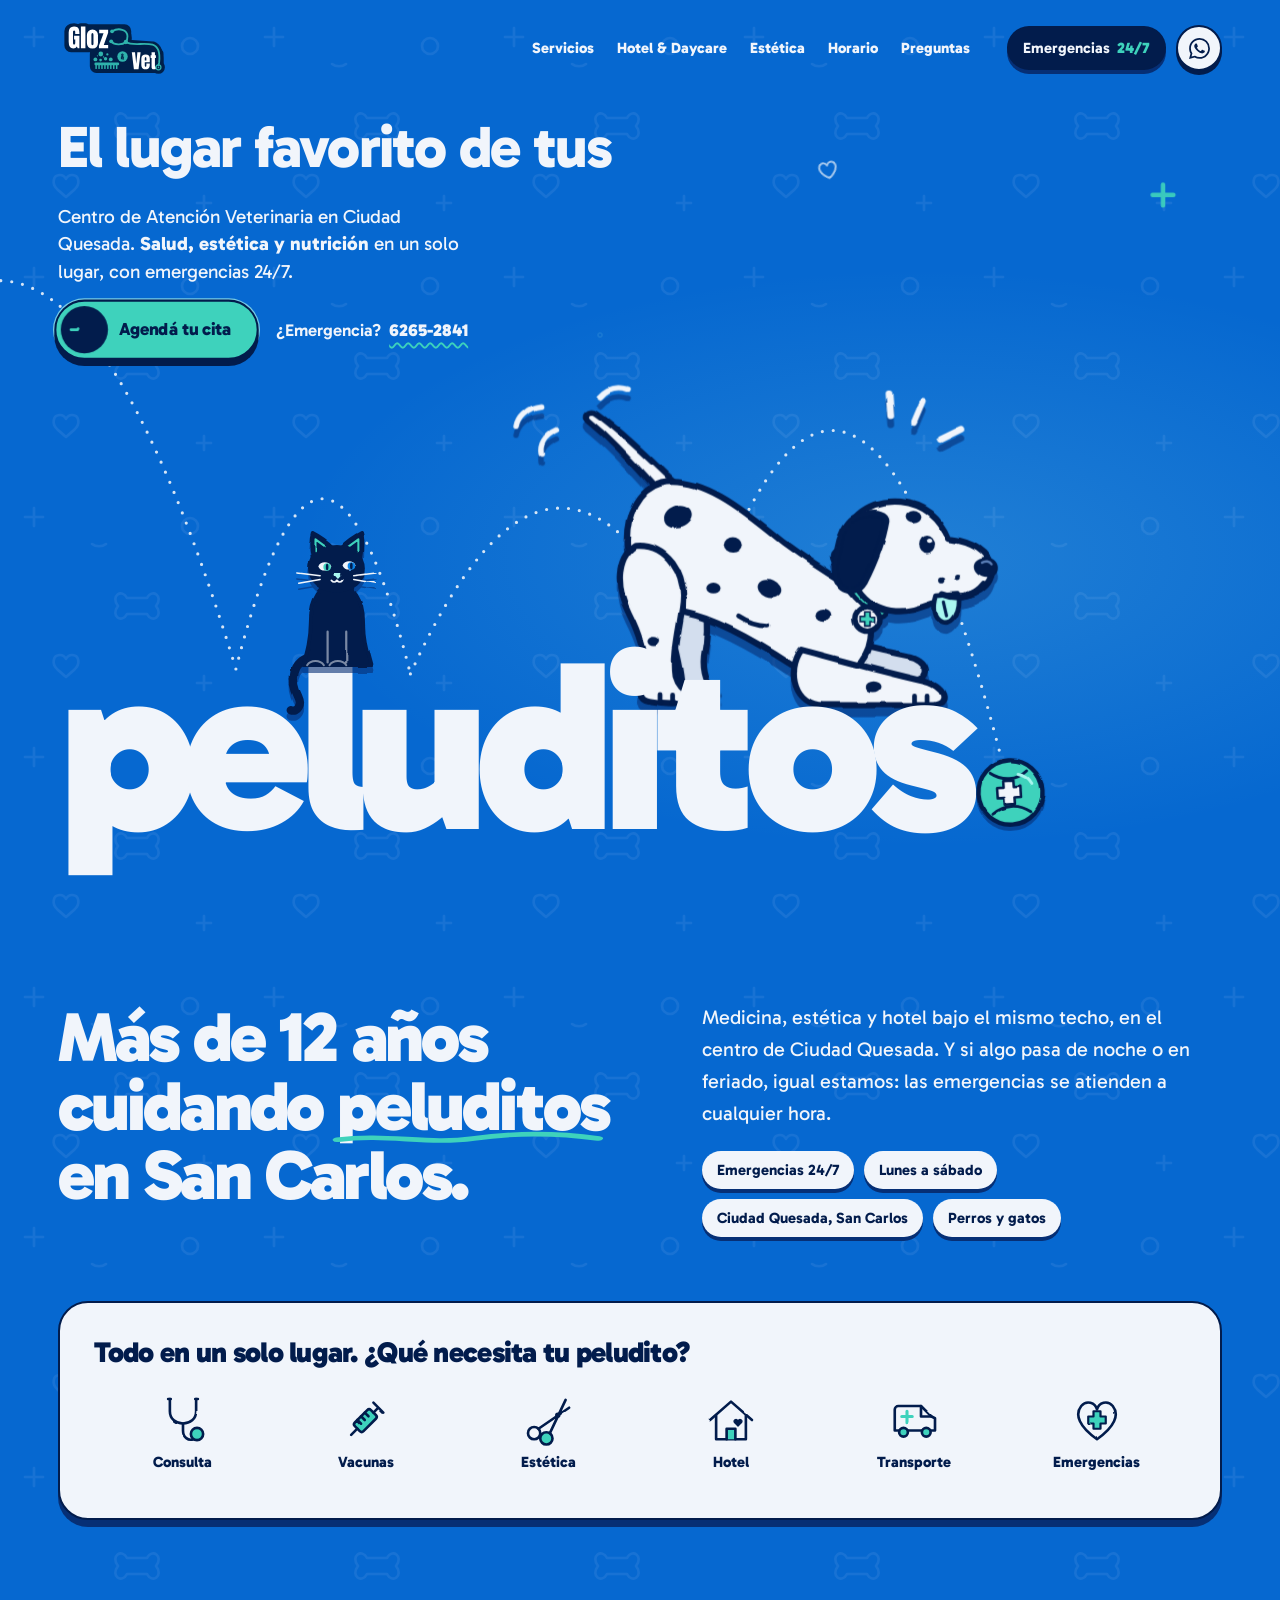
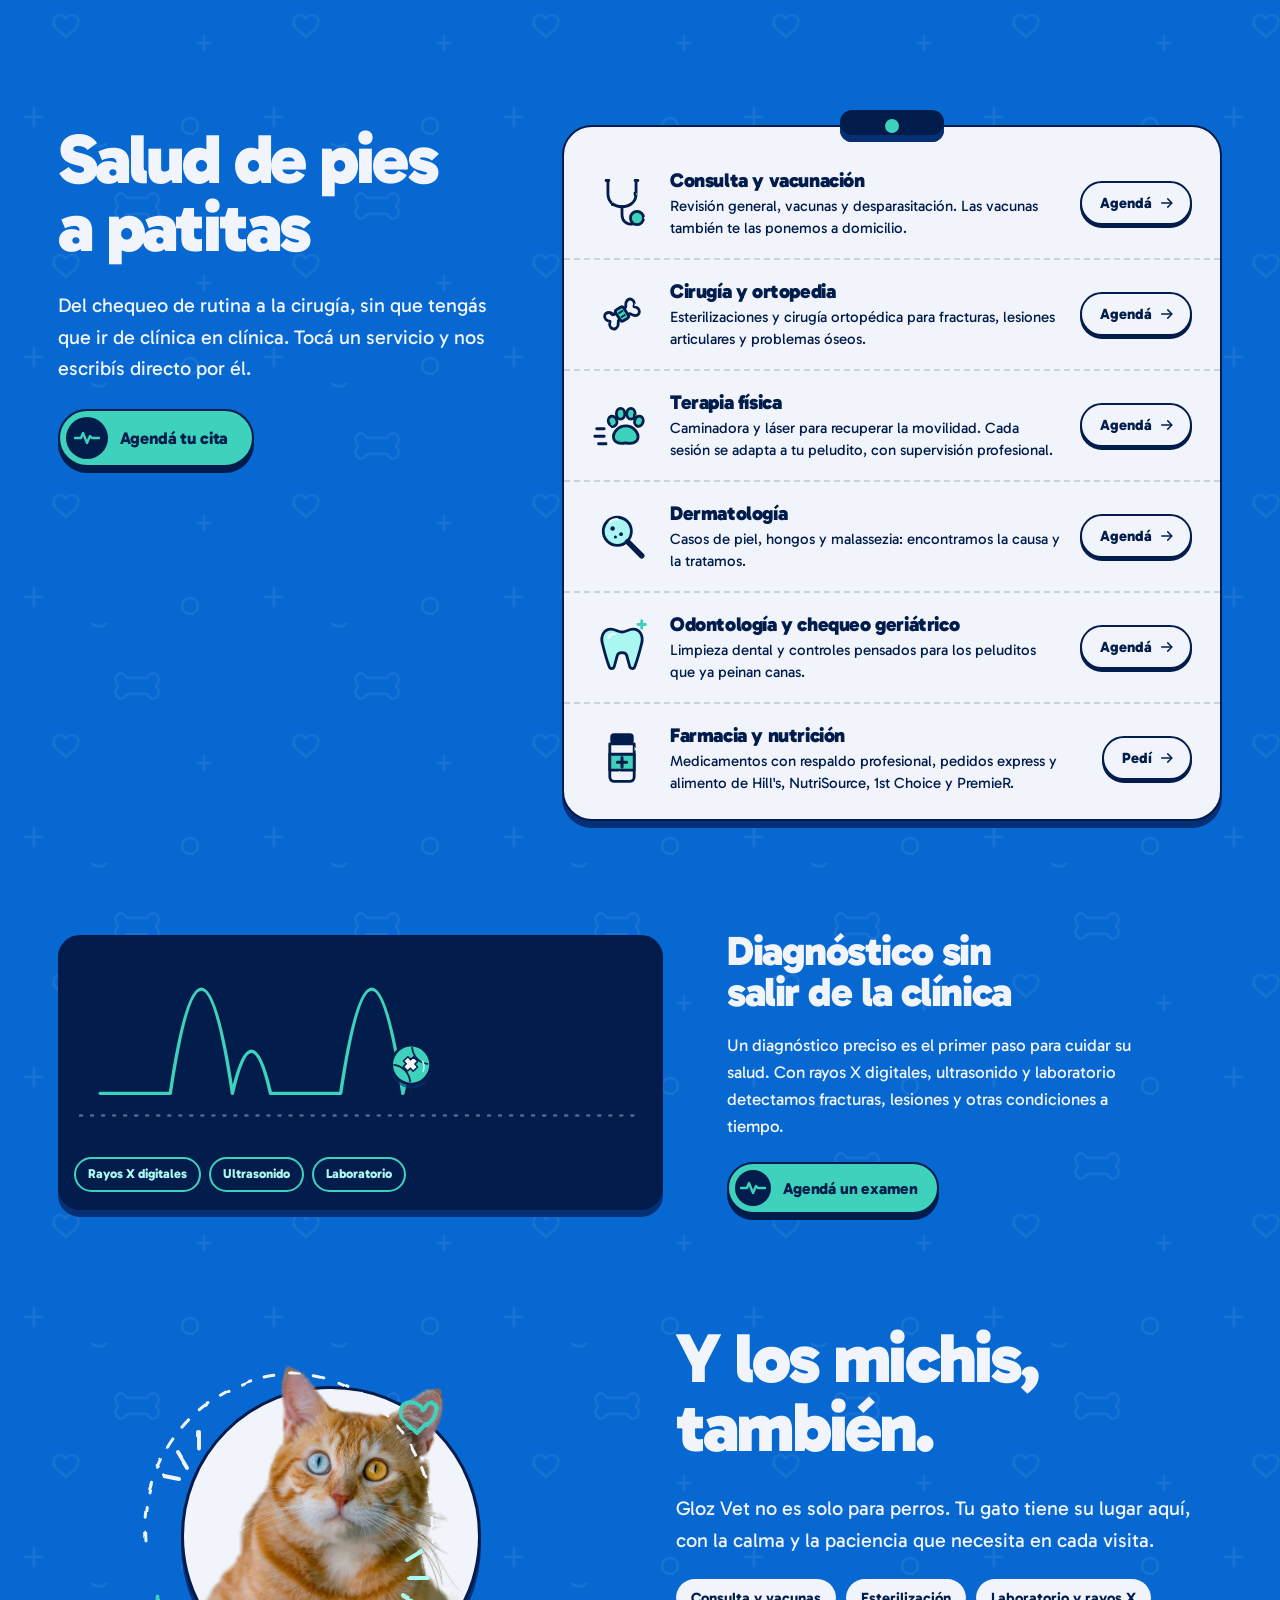
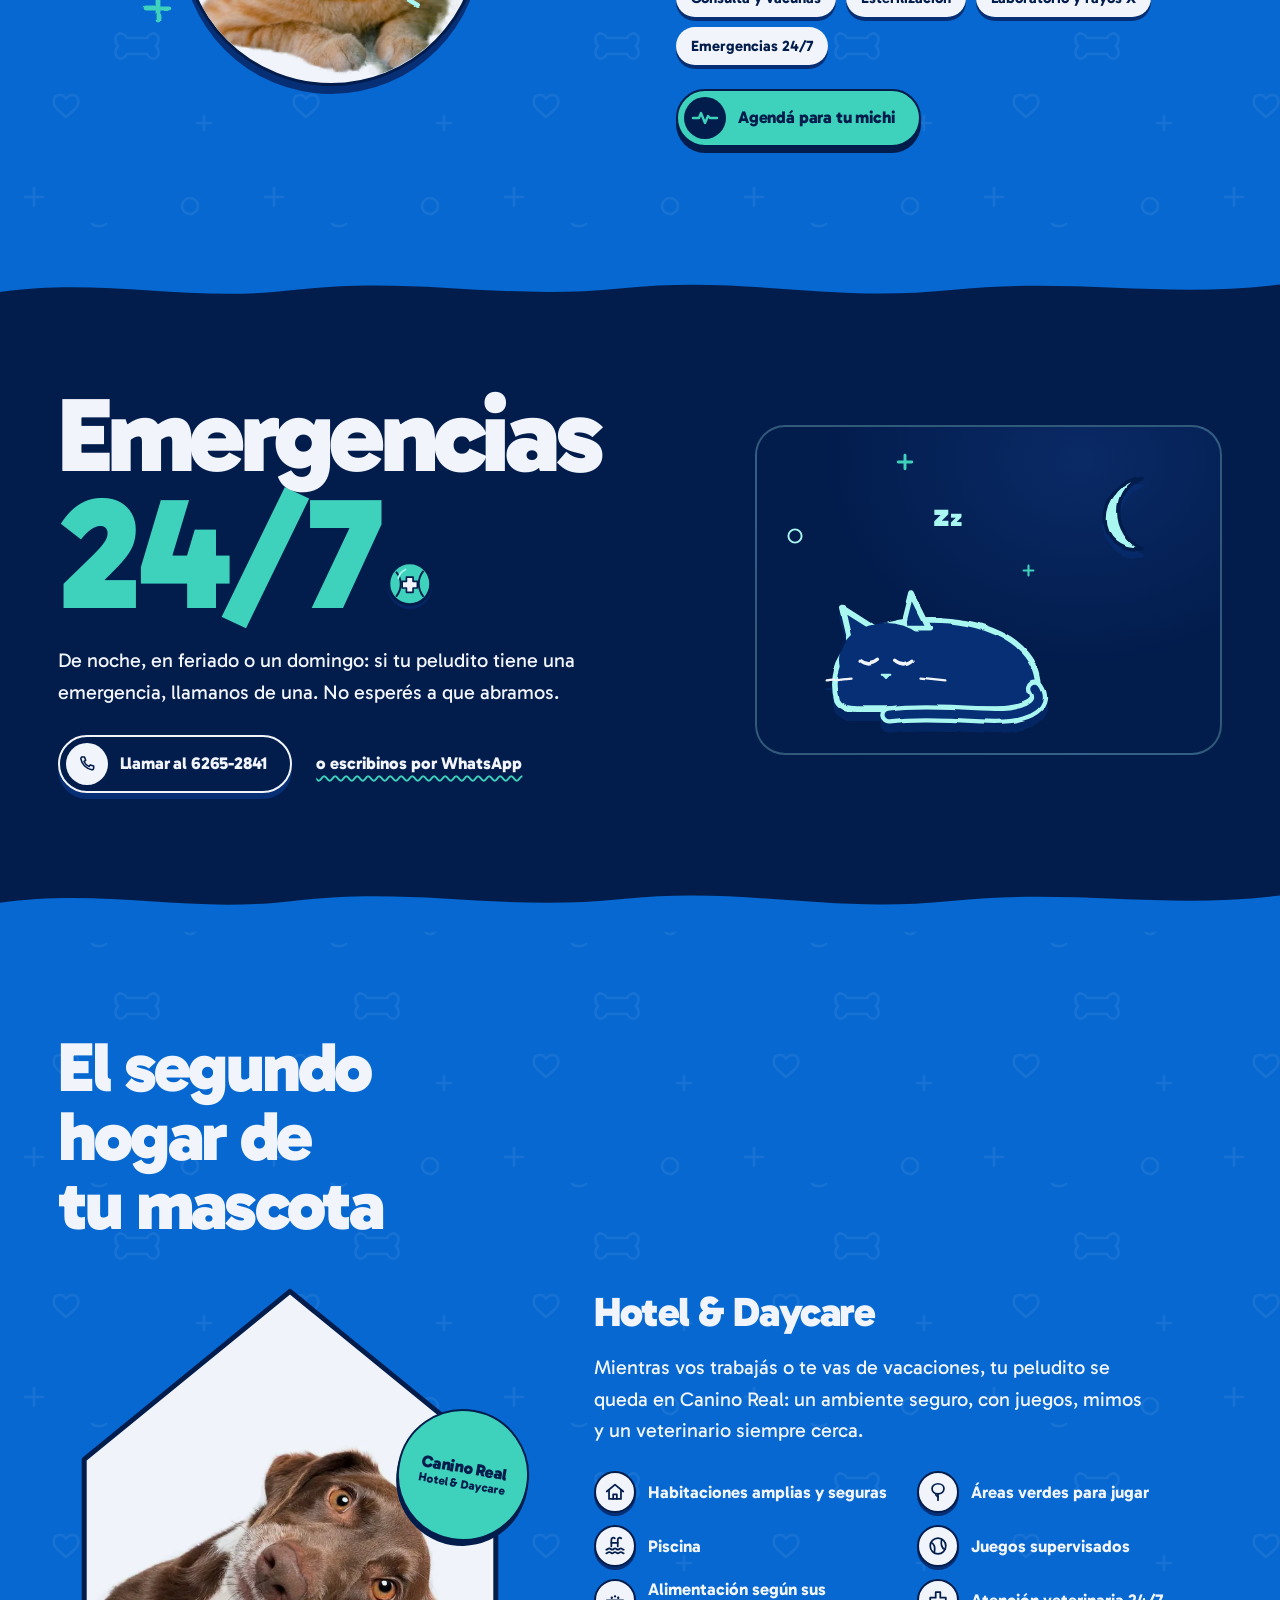
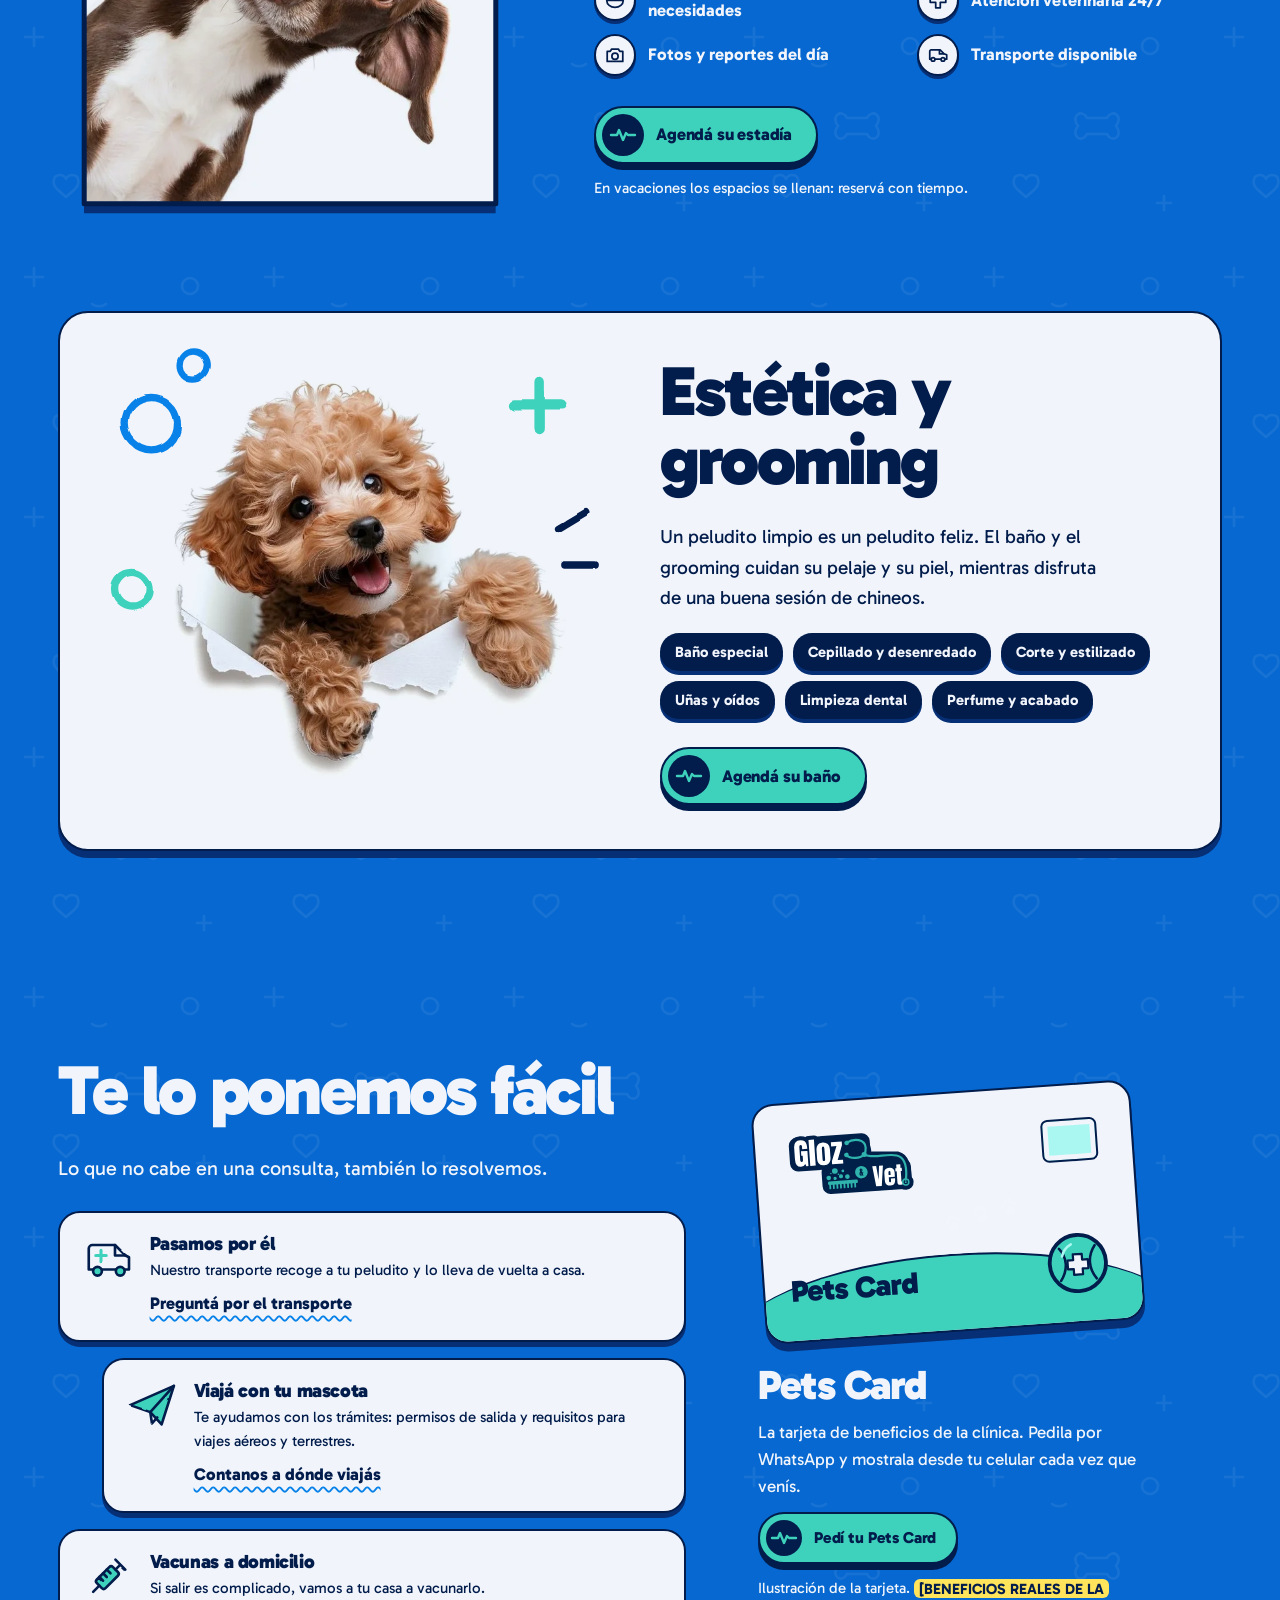
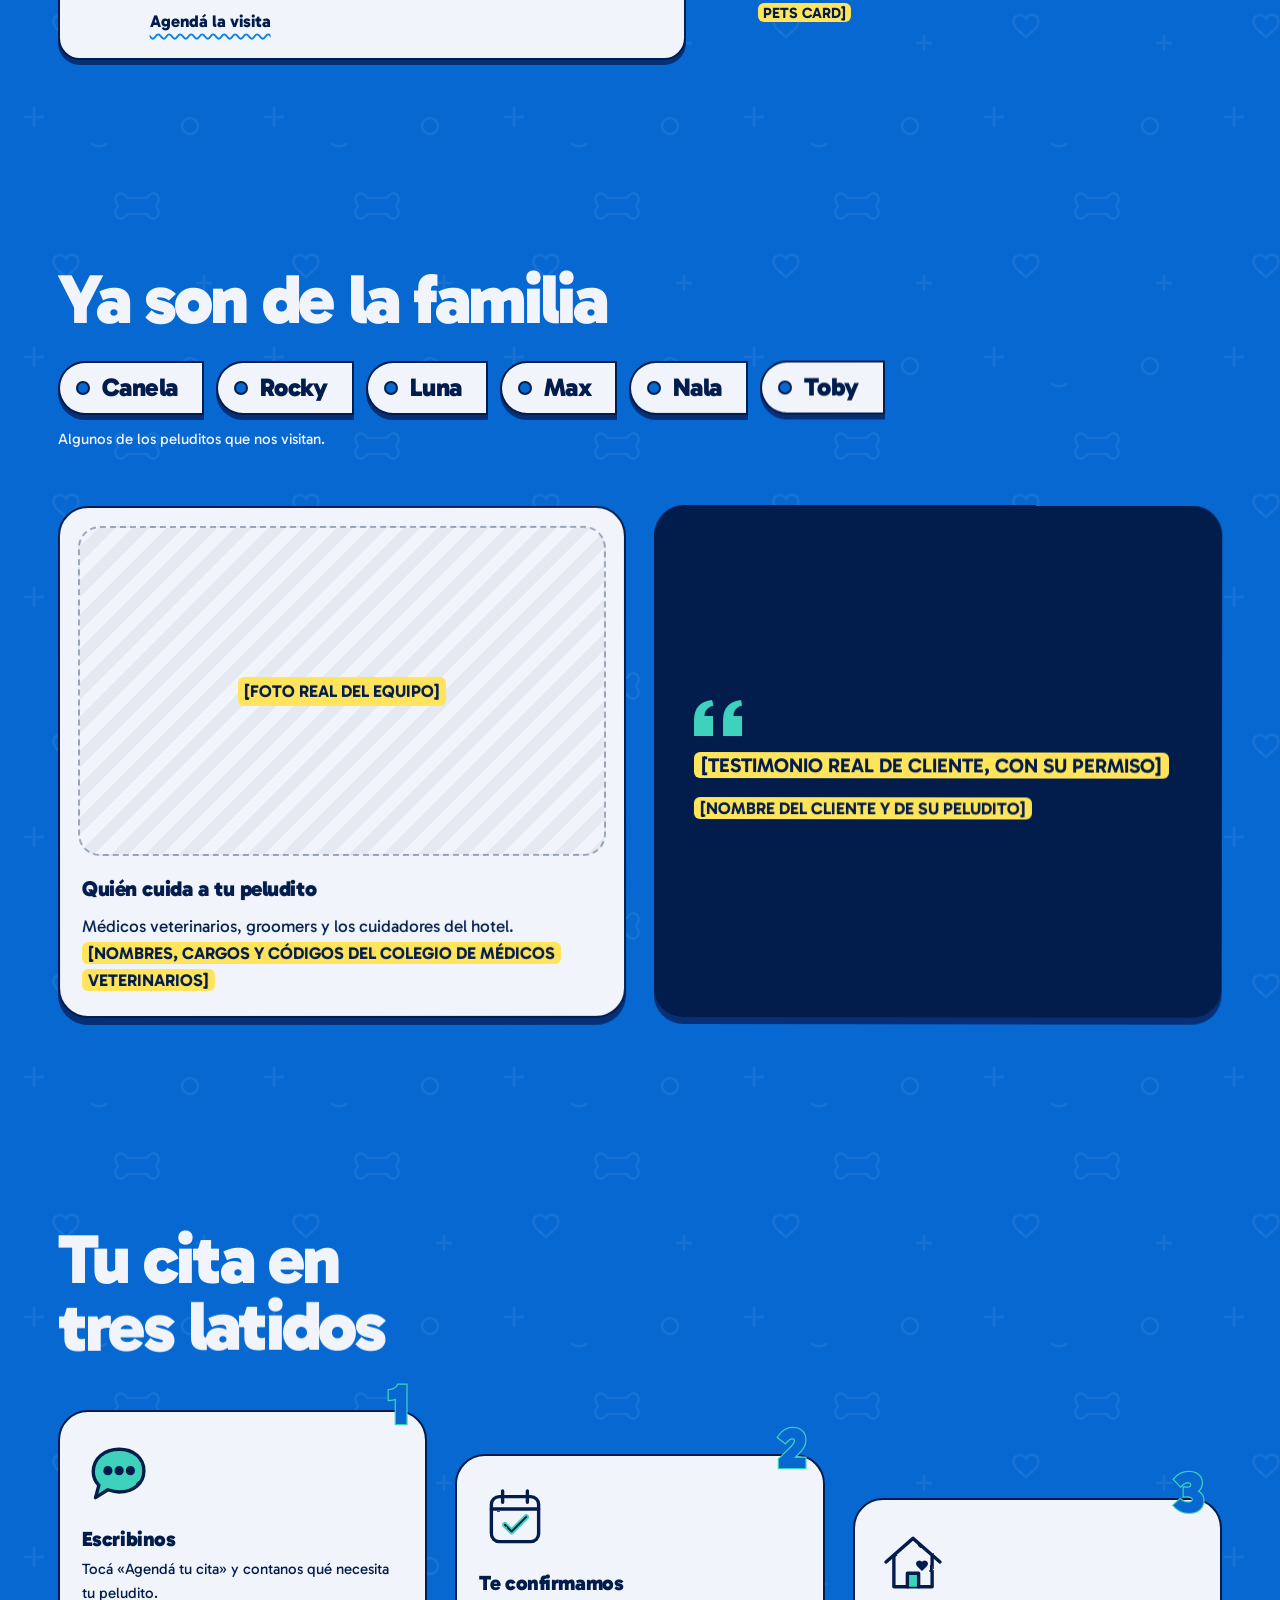
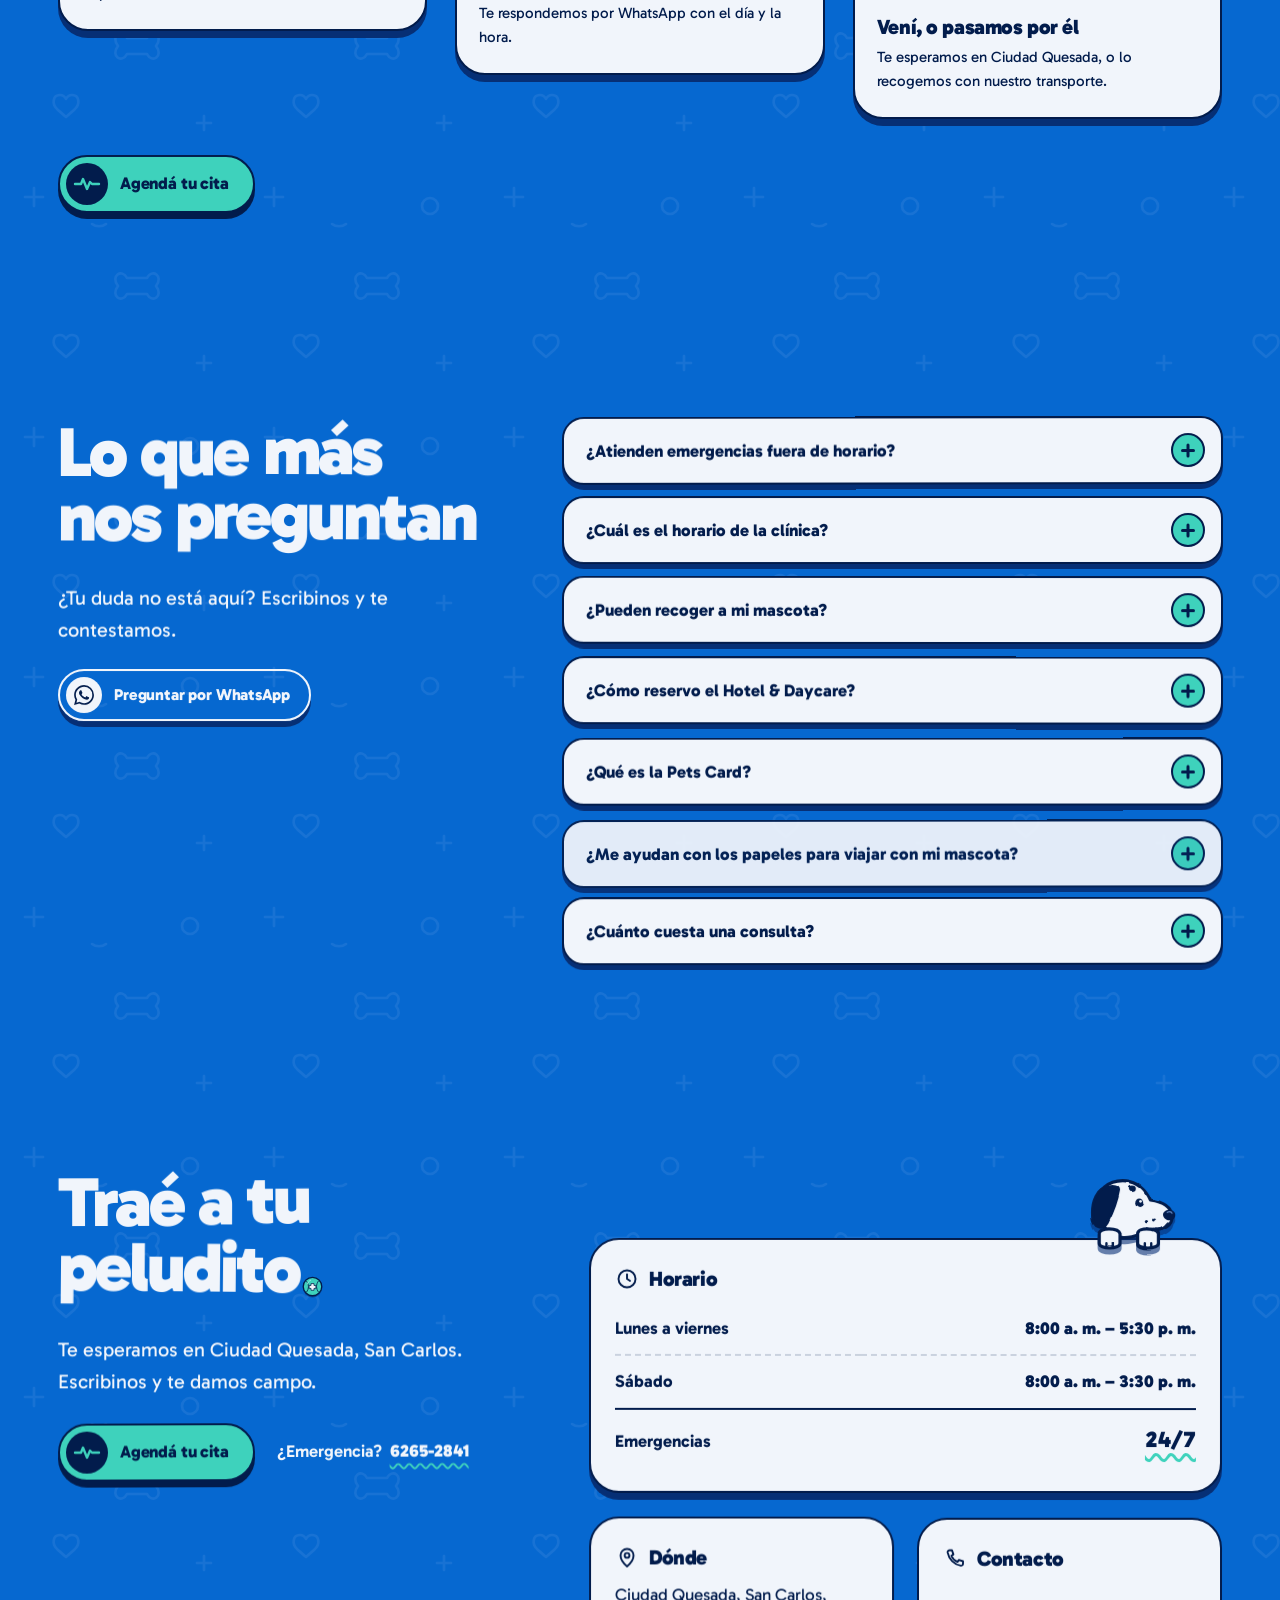
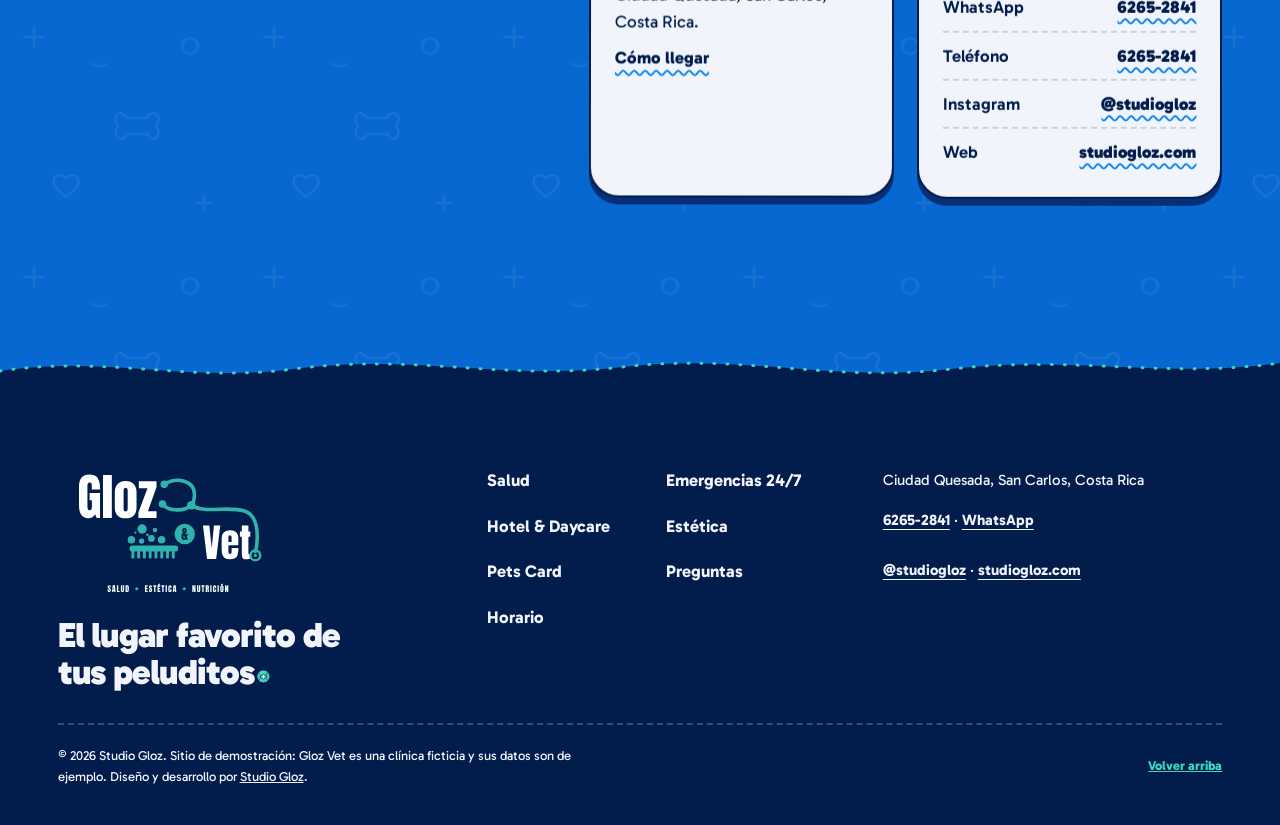
<file: index.html>
<!doctype html>
<html lang="es-CR" class="no-js">
<head>
<meta charset="utf-8">
<meta name="viewport" content="width=device-width, initial-scale=1, viewport-fit=cover">
<title>Veterinaria en Ciudad Quesada con emergencias 24/7 | Gloz Vet</title>
<meta name="description" content="Centro de Atención Veterinaria en Ciudad Quesada, San Carlos: consulta, cirugía, rayos X, grooming y Hotel &amp; Daycare. Emergencias 24/7. Agendá por WhatsApp.">
<!-- Sitio de demostración de Studio Gloz: clínica y datos ficticios, no se indexa (ver LEEME) -->
<meta name="robots" content="noindex, nofollow">
<meta name="theme-color" content="#0668D0">
<meta property="og:type" content="website">
<meta property="og:title" content="Gloz Vet · El lugar favorito de tus peluditos">
<meta property="og:description" content="Salud, estética y hotel para tu mascota en Ciudad Quesada. Emergencias 24/7.">
<meta property="og:image" content="https://holaagloz.github.io/pets-and-health/img/og-gloz-vet.jpg">
<meta property="og:url" content="https://holaagloz.github.io/pets-and-health/">
<meta property="og:locale" content="es_CR">
<meta name="twitter:card" content="summary_large_image">
<link rel="icon" href="img/favicon.svg" type="image/svg+xml">
<link rel="apple-touch-icon" href="img/apple-touch-icon.png">
<link rel="preload" href="fonts/gabarito-var-latin.woff2" as="font" type="font/woff2" crossorigin>
<link rel="stylesheet" href="css/recreo.css?v=2">
<script>document.documentElement.className=document.documentElement.className.replace('no-js','js');</script>
<script type="application/ld+json">
{
  "@context": "https://schema.org",
  "@type": "VeterinaryCare",
  "name": "Centro de Atención Veterinaria Gloz Vet",
  "url": "https://www.studiogloz.com",
  "slogan": "El lugar favorito de tus peluditos",
  "telephone": "+506 6265-2841",
  "address": {
    "@type": "PostalAddress",
    "addressLocality": "Ciudad Quesada, San Carlos",
    "addressRegion": "Alajuela",
    "addressCountry": "CR"
  },
  "openingHoursSpecification": [
    { "@type": "OpeningHoursSpecification", "dayOfWeek": ["Monday","Tuesday","Wednesday","Thursday","Friday"], "opens": "08:00", "closes": "17:30" },
    { "@type": "OpeningHoursSpecification", "dayOfWeek": "Saturday", "opens": "08:00", "closes": "15:30" }
  ],
  "sameAs": ["https://www.instagram.com/studiogloz/", "https://www.studiogloz.com"]
}
</script>
</head>
<body>

<a class="saltar" href="#contenido">Saltar al contenido</a>

<!-- ===== Dibujos de la marca (símbolos reutilizables) ===== -->
<svg width="0" height="0" style="position:absolute" aria-hidden="true" focusable="false">
  <defs>
    <!-- Trazo a mano: el borde tiembla un poquito y deja sombra de sticker -->
    <filter id="f-trazo" x="-12%" y="-12%" width="124%" height="128%" color-interpolation-filters="sRGB">
      <feTurbulence data-hervor type="fractalNoise" baseFrequency="0.04" numOctaves="2" seed="3" result="n"/>
      <feDisplacementMap in="SourceGraphic" in2="n" scale="3.2" xChannelSelector="R" yChannelSelector="G" result="d"/>
      <feOffset in="d" dx="0" dy="6" result="o"/>
      <feFlood flood-color="#062F75" flood-opacity=".6"/>
      <feComposite in2="o" operator="in" result="s"/>
      <feMerge><feMergeNode in="s"/><feMergeNode in="d"/></feMerge>
    </filter>
    <filter id="f-garabato" x="-15%" y="-15%" width="130%" height="130%" color-interpolation-filters="sRGB">
      <feTurbulence data-hervor type="fractalNoise" baseFrequency="0.08" numOctaves="2" seed="5" result="n"/>
      <feDisplacementMap in="SourceGraphic" in2="n" scale="1.7" xChannelSelector="R" yChannelSelector="G"/>
    </filter>
    <clipPath id="c-juega"><path d="M100 64 C126 58 154 82 178 102 C194 114 206 122 216 128 C234 138 240 164 228 180 C216 192 196 190 184 182 C160 166 136 152 116 148 C98 144 80 126 79 104 C78 84 86 68 100 64Z"/></clipPath>
    <clipPath id="c-salta"><path d="M98 90 C128 76 178 78 210 88 C234 96 242 116 230 130 C216 140 192 136 170 132 C144 128 118 134 100 130 C82 126 78 98 98 90Z"/></clipPath>
    <clipPath id="c-asoma"><rect x="-20" y="-40" width="220" height="140"/></clipPath>

    <!-- Dálmata: piezas sueltas para que la cola menee, la cabeza siga la pelota y el ojo parpadee -->
    <symbol id="p-perro-cola" overflow="visible"><path d="M88 80 C76 62 66 44 50 26 C47 22 52 18 56 22 C72 38 86 58 98 74Z" fill="#F1F5FB" stroke="#021C4C" stroke-width="4" stroke-linejoin="round"/></symbol>
    <symbol id="p-perro-meneo" overflow="visible"><path d="M34 30 c-7 3 -10 9 -9 15 M24 14 c-9 1 -14 7 -15 13 M62 8 c5 -6 11 -7 17 -5" fill="none" stroke="#F1F5FB" stroke-width="3.5" stroke-linecap="round"/></symbol>
    <symbol id="p-perro-cuerpo" overflow="visible">
      <g stroke="#021C4C" stroke-width="4" stroke-linecap="round" stroke-linejoin="round">
        <path fill="#D3DEEE" d="M118 110 C130 128 132 156 128 176 C127 186 130 196 136 200 C140 204 132 207 122 206 C114 206 112 200 114 192 C112 172 104 150 100 132Z"/>
        <path fill="#D3DEEE" d="M196 160 C214 166 238 172 258 176 C270 178 274 190 262 192 L210 192 C196 192 190 172 196 160Z"/>
        <path fill="#F1F5FB" d="M100 64 C126 58 154 82 178 102 C194 114 206 122 216 128 C234 138 240 164 228 180 C216 192 196 190 184 182 C160 166 136 152 116 148 C98 144 80 126 79 104 C78 84 86 68 100 64Z"/>
      </g>
      <g clip-path="url(#c-juega)" fill="#021C4C">
        <ellipse cx="112" cy="86" rx="9" ry="7" transform="rotate(-20 112 86)"/><ellipse cx="146" cy="104" rx="6" ry="5"/>
        <ellipse cx="170" cy="132" rx="7.5" ry="5.5" transform="rotate(25 170 132)"/><ellipse cx="134" cy="132" rx="4.5" ry="3.5"/>
        <ellipse cx="96" cy="116" rx="5" ry="4"/><ellipse cx="204" cy="150" rx="5" ry="4"/>
      </g>
      <g stroke="#021C4C" stroke-width="4" stroke-linecap="round" stroke-linejoin="round">
        <path fill="none" stroke-width="3" d="M150 150 c6 4 12 6 18 6"/>
        <path fill="#F1F5FB" d="M84 104 C104 102 118 122 114 146 C112 160 108 176 110 190 C112 198 118 200 122 204 C118 208 104 208 94 206 C86 205 86 198 90 192 C92 176 86 160 80 148 C72 132 72 112 84 104Z"/>
        <path fill="none" stroke-width="3" d="M100 206 v-5 M108 207 v-5"/>
        <path fill="#F1F5FB" d="M190 172 C212 178 240 186 266 192 C282 195 286 208 272 208 L204 208 C186 208 180 186 190 172Z"/>
        <path fill="none" stroke-width="3" d="M262 208 v-6 M270 207 v-5"/>
      </g>
      <ellipse cx="96" cy="166" rx="4" ry="3" fill="#021C4C"/><ellipse cx="236" cy="196" rx="5" ry="3.5" fill="#021C4C"/>
      <path d="M214 112 C220 128 228 138 240 146" fill="none" stroke="#021C4C" stroke-width="12" stroke-linecap="round"/>
      <path d="M214 112 C220 128 228 138 240 146" fill="none" stroke="#3ED2BC" stroke-width="6" stroke-linecap="round"/>
      <g transform="translate(232 152)"><circle r="8" fill="#F1F5FB" stroke="#021C4C" stroke-width="3.5"/><path d="M-1.7 -4.6h3.4v2.9h2.9v3.4h-2.9v2.9h-3.4v-2.9h-2.9v-3.4h2.9z" fill="#3ED2BC" stroke="#021C4C" stroke-width="1"/></g>
    </symbol>
    <symbol id="p-perro-cabeza" overflow="visible">
      <g stroke="#021C4C" stroke-width="4" stroke-linecap="round" stroke-linejoin="round">
        <path fill="#F1F5FB" d="M218 110 C214 88 232 74 254 76 C272 78 280 90 284 100 C298 102 310 108 311 120 C312 132 300 138 288 138 C274 140 264 148 250 147 C232 146 220 130 218 110Z"/>
        <path fill="#A9F7F0" stroke-width="3" d="M290 136 C292 148 286 156 280 154 C274 152 274 144 276 137Z"/>
        <path fill="none" stroke-width="2" d="M281 141 l2 9"/>
        <path fill="none" d="M306 130 C300 138 290 140 280 136"/>
        <path fill="#021C4C" d="M232 84 C218 84 210 102 212 122 C213 134 224 138 230 128 C236 116 242 100 244 88 C244 84 238 82 232 84Z"/>
      </g>
      <ellipse cx="262" cy="86" rx="5" ry="4" fill="#021C4C"/><circle cx="279" cy="127" r="2" fill="#021C4C"/><circle cx="289" cy="125" r="1.8" fill="#021C4C"/>
      <path fill="#021C4C" d="M302 114 C308 110 316 113 315 120 C314 126 306 127 302 123 C299 120 299 116 302 114Z"/>
      <path d="M305 115.5 c2 -1.5 5 -1 6 1" fill="none" stroke="#5B7FB8" stroke-width="1.6" stroke-linecap="round"/>
    </symbol>
    <symbol id="p-perro-ojo" overflow="visible"><ellipse cx="270" cy="104" rx="5" ry="6" fill="#021C4C"/><circle cx="271.6" cy="101.6" r="1.7" fill="#F1F5FB"/></symbol>
    <symbol id="p-perro-marcas" overflow="visible"><path d="M290 66 l5 -12 M305 76 l12 -6 M276 62 l-1 -13" fill="none" stroke="#F1F5FB" stroke-width="4" stroke-linecap="round"/></symbol>

    <!-- Dálmata en pleno salto -->
    <symbol id="p-perro-velocidad" overflow="visible"><path d="M30 104 h-22 M40 120 h-30 M44 88 h-18" fill="none" stroke="#F1F5FB" stroke-width="3.5" stroke-linecap="round"/></symbol>
    <symbol id="p-perro-salto" overflow="visible">
      <g stroke="#021C4C" stroke-width="4" stroke-linecap="round" stroke-linejoin="round">
        <path fill="#F1F5FB" d="M98 94 C82 80 66 70 46 64 C41 63 41 57 46 57 C68 58 88 70 104 86Z"/>
        <path fill="#D3DEEE" d="M106 102 C90 102 72 98 56 92 C46 88 36 92 40 102 C46 110 66 114 86 116 C96 116 104 114 110 110Z"/>
        <path fill="#D3DEEE" d="M206 108 C224 114 242 118 258 116 C270 114 276 124 266 130 C250 136 228 132 204 124Z"/>
        <path fill="#F1F5FB" d="M98 90 C128 76 178 78 210 88 C234 96 242 116 230 130 C216 140 192 136 170 132 C144 128 118 134 100 130 C82 126 78 98 98 90Z"/>
      </g>
      <g clip-path="url(#c-salta)" fill="#021C4C">
        <ellipse cx="118" cy="98" rx="9" ry="6.5" transform="rotate(-10 118 98)"/><ellipse cx="156" cy="94" rx="6" ry="5"/>
        <ellipse cx="190" cy="114" rx="7" ry="5" transform="rotate(15 190 114)"/><ellipse cx="138" cy="120" rx="4.5" ry="3.5"/>
      </g>
      <g stroke="#021C4C" stroke-width="4" stroke-linecap="round" stroke-linejoin="round">
        <path fill="#F1F5FB" d="M114 110 C100 124 84 136 66 144 C54 149 42 150 32 148 C22 146 22 134 34 134 C48 134 62 128 76 118 C86 110 94 102 102 98Z"/>
        <path fill="#F1F5FB" d="M212 118 C226 128 236 140 246 150 C254 158 266 160 278 156 C288 154 292 166 282 169 C266 174 248 171 238 163 C226 153 214 141 204 132Z"/>
      </g>
      <ellipse cx="70" cy="134" rx="4" ry="3" fill="#021C4C"/><ellipse cx="240" cy="150" rx="4" ry="3" fill="#021C4C"/>
      <path d="M212 90 C218 104 226 112 238 118" fill="none" stroke="#021C4C" stroke-width="12" stroke-linecap="round"/>
      <path d="M212 90 C218 104 226 112 238 118" fill="none" stroke="#3ED2BC" stroke-width="6" stroke-linecap="round"/>
      <g transform="translate(-6 -28)">
        <path fill="#021C4C" stroke="#021C4C" stroke-width="4" stroke-linejoin="round" d="M238 86 C226 72 208 64 192 66 C184 68 186 78 194 82 C208 88 222 94 236 98Z"/>
        <use href="#p-perro-cabeza-sola"/>
      </g>
    </symbol>
    <symbol id="p-perro-cabeza-sola" overflow="visible">
      <g stroke="#021C4C" stroke-width="4" stroke-linecap="round" stroke-linejoin="round">
        <path fill="#F1F5FB" d="M218 110 C214 88 232 74 254 76 C272 78 280 90 284 100 C298 102 310 108 311 120 C312 132 300 138 288 138 C274 140 264 148 250 147 C232 146 220 130 218 110Z"/>
        <path fill="#A9F7F0" stroke-width="3" d="M290 136 C292 148 286 156 280 154 C274 152 274 144 276 137Z"/>
        <path fill="none" d="M306 130 C300 138 290 140 280 136"/>
      </g>
      <ellipse cx="262" cy="86" rx="5" ry="4" fill="#021C4C"/>
      <path fill="#021C4C" d="M302 114 C308 110 316 113 315 120 C314 126 306 127 302 123 C299 120 299 116 302 114Z"/>
      <ellipse cx="270" cy="104" rx="5" ry="6" fill="#021C4C"/><circle cx="271.6" cy="101.6" r="1.7" fill="#F1F5FB"/>
    </symbol>

    <!-- Dálmata sentado de frente: te mira, respira, jadea con la lengüita y menea la cola -->
    <clipPath id="c-sentado"><path d="M96 150 C82 176 76 220 78 262 C79 284 86 300 100 300 L160 300 C174 300 181 284 182 262 C184 220 178 176 164 150Z"/></clipPath>
    <symbol id="p-sentado-cola" overflow="visible">
      <path d="M180 302 C210 302 236 284 242 250 C243 242 236 238 231 244 C226 270 206 284 178 286Z" fill="#F1F5FB" stroke="#021C4C" stroke-width="4" stroke-linejoin="round"/>
      <ellipse cx="236" cy="256" rx="3.5" ry="4.5" fill="#021C4C"/><ellipse cx="214" cy="284" rx="4" ry="3" fill="#021C4C"/>
    </symbol>
    <symbol id="p-sentado-meneo" overflow="visible"><path d="M250 226 c6 -4 8 -10 6 -16 M258 254 c7 0 12 -4 14 -9" fill="none" stroke="#F1F5FB" stroke-width="3.5" stroke-linecap="round"/></symbol>
    <symbol id="p-sentado-ancas" overflow="visible">
      <g fill="#F1F5FB" stroke="#021C4C" stroke-width="4" stroke-linecap="round" stroke-linejoin="round">
        <path d="M98 224 C72 220 44 240 42 268 C40 288 52 300 72 300 L104 300 C104 272 104 246 98 224Z"/>
        <path d="M162 224 C188 220 216 240 218 268 C220 288 208 300 188 300 L156 300 C156 272 156 246 162 224Z"/>
      </g>
      <ellipse cx="64" cy="258" rx="7" ry="5" transform="rotate(20 64 258)" fill="#021C4C"/><ellipse cx="200" cy="264" rx="5" ry="4" fill="#021C4C"/>
      <g fill="#F1F5FB" stroke="#021C4C" stroke-width="4" stroke-linecap="round" stroke-linejoin="round">
        <path d="M42 302 C34 302 32 292 40 289 C50 285 70 285 80 291 C86 295 84 302 76 302Z"/>
        <path d="M218 302 C226 302 228 292 220 289 C210 285 190 285 180 291 C174 295 176 302 184 302Z"/>
        <path fill="none" stroke-width="3" d="M56 302 v-5 M66 302 v-5 M194 302 v-5 M204 302 v-5"/>
      </g>
    </symbol>
    <symbol id="p-sentado-pecho" overflow="visible">
      <path fill="#F1F5FB" stroke="#021C4C" stroke-width="4" stroke-linejoin="round" d="M96 150 C82 176 76 220 78 262 C79 284 86 300 100 300 L160 300 C174 300 181 284 182 262 C184 220 178 176 164 150Z"/>
      <g clip-path="url(#c-sentado)" fill="#021C4C">
        <ellipse cx="108" cy="184" rx="7" ry="5" transform="rotate(-15 108 184)"/><ellipse cx="156" cy="196" rx="6" ry="5"/>
        <ellipse cx="90" cy="238" rx="5" ry="4"/><ellipse cx="172" cy="244" rx="6" ry="4.5"/>
      </g>
      <path d="M116 196 c4 5 9 5 14 0 c5 5 10 5 14 0" fill="none" stroke="#021C4C" stroke-width="3" stroke-linecap="round"/>
      <path fill="#F1F5FB" d="M102 218 C100 248 100 274 102 294 C103 304 126 304 127 294 C128 272 128 246 126 218Z M158 218 C160 248 160 274 158 294 C157 304 134 304 133 294 C132 272 132 246 134 218Z"/>
      <g fill="none" stroke="#021C4C" stroke-width="4" stroke-linecap="round" stroke-linejoin="round">
        <path d="M102 222 C100 248 100 274 102 294 C103 304 126 304 127 294 C128 272 128 248 126 222"/>
        <path d="M158 222 C160 248 160 274 158 294 C157 304 134 304 133 294 C132 272 132 248 134 222"/>
        <path stroke-width="3" d="M110 302 v-6 M118 302 v-6 M142 302 v-6 M150 302 v-6"/>
      </g>
      <ellipse cx="114" cy="262" rx="4" ry="3" fill="#021C4C"/><ellipse cx="148" cy="278" rx="4.5" ry="3.5" fill="#021C4C"/>
      <path d="M94 158 C112 170 148 170 166 158" fill="none" stroke="#021C4C" stroke-width="12" stroke-linecap="round"/>
      <path d="M94 158 C112 170 148 170 166 158" fill="none" stroke="#3ED2BC" stroke-width="6" stroke-linecap="round"/>
      <g transform="translate(130 177)"><circle r="8.5" fill="#F1F5FB" stroke="#021C4C" stroke-width="3.5"/><path d="M-1.7 -4.6h3.4v2.9h2.9v3.4h-2.9v2.9h-3.4v-2.9h-2.9v-3.4h2.9z" fill="#3ED2BC" stroke="#021C4C" stroke-width="1"/></g>
    </symbol>
    <symbol id="p-sentado-cara" overflow="visible">
      <g stroke="#021C4C" stroke-width="4" stroke-linecap="round" stroke-linejoin="round">
        <path fill="#021C4C" d="M90 56 C62 52 42 78 44 110 C45 128 58 138 70 130 C80 122 86 100 96 70Z"/>
        <path fill="#F1F5FB" d="M170 56 C198 52 218 78 216 110 C215 128 202 138 190 130 C180 122 174 100 164 70Z"/>
        <path fill="#F1F5FB" d="M130 38 C168 38 190 62 190 98 C190 134 166 158 130 158 C94 158 70 134 70 98 C70 62 92 38 130 38Z"/>
      </g>
      <ellipse cx="202" cy="104" rx="4.5" ry="6.5" fill="#021C4C"/>
      <ellipse cx="160" cy="62" rx="6.5" ry="4.5" transform="rotate(-12 160 62)" fill="#021C4C"/><ellipse cx="98" cy="62" rx="3.5" ry="3" fill="#021C4C"/>
      <circle cx="90" cy="118" r="2.4" fill="#021C4C"/><circle cx="95" cy="127" r="2" fill="#021C4C"/><circle cx="170" cy="118" r="2.4" fill="#021C4C"/><circle cx="165" cy="127" r="2" fill="#021C4C"/>
      <path fill="#021C4C" d="M120 109 C120 102 140 102 140 109 C140 116 134 120 130 120 C126 120 120 116 120 109Z"/>
      <path d="M124 106.5 c3 -2 7 -2 9 0" fill="none" stroke="#5B7FB8" stroke-width="1.8" stroke-linecap="round"/>
    </symbol>
    <symbol id="p-sentado-lengua" overflow="visible">
      <path d="M122 127 C120 141 124 152 130 152 C136 152 140 141 138 127Z" fill="#A9F7F0" stroke="#021C4C" stroke-width="3" stroke-linejoin="round"/>
      <path d="M130 131 v11" fill="none" stroke="#021C4C" stroke-width="2" stroke-linecap="round"/>
    </symbol>
    <symbol id="p-sentado-boca" overflow="visible"><path d="M130 120 v6 M114 123 C118 132 126 132 130 126 C134 132 142 132 146 123" fill="none" stroke="#021C4C" stroke-width="3.5" stroke-linecap="round" stroke-linejoin="round"/></symbol>
    <symbol id="p-sentado-ojos" overflow="visible"><ellipse cx="106" cy="92" rx="7" ry="8.5" fill="#021C4C"/><ellipse cx="154" cy="92" rx="7" ry="8.5" fill="#021C4C"/><circle cx="108.6" cy="88.6" r="2.4" fill="#F1F5FB"/><circle cx="156.6" cy="88.6" r="2.4" fill="#F1F5FB"/></symbol>

    <!-- Gata: vigila desde las letras -->
    <symbol id="p-gata-cola" overflow="visible"><path d="M32 138 C12 142 8 162 16 180 C20 190 14 198 7 195" fill="none" stroke="#021C4C" stroke-width="9" stroke-linecap="round"/></symbol>
    <symbol id="p-gata-cuerpo" overflow="visible">
      <g fill="#021C4C" stroke="#021C4C" stroke-width="4" stroke-linejoin="round">
        <path d="M60 56 C42 56 32 74 32 96 C32 116 28 130 24 144 L96 144 C92 130 88 116 88 96 C88 74 78 56 60 56Z"/>
        <path d="M34 30 C32 18 32 8 34 2 C42 6 50 12 56 18Z M86 30 C88 18 88 8 86 2 C78 6 70 12 64 18Z"/>
      </g>
      <path d="M50 108 V141 M70 108 V141" stroke="#F1F5FB" stroke-opacity=".5" stroke-width="2.4" stroke-linecap="round"/>
      <path d="M28 144 c4 -6 14 -6 18 0 M52 144 c4 -6 14 -6 18 0" fill="none" stroke="#F1F5FB" stroke-opacity=".5" stroke-width="2.2" stroke-linecap="round"/>
      <path d="M37 22 L37 9 L48 17 M83 22 L83 9 L72 17" fill="none" stroke="#3ED2BC" stroke-width="2.2" stroke-linecap="round" stroke-linejoin="round"/>
      <ellipse cx="60" cy="40" rx="31" ry="26" fill="#021C4C"/>
      <path d="M57 47 h6 l-3 3.4z" fill="#A9F7F0" stroke="#A9F7F0" stroke-width="1.5" stroke-linejoin="round"/>
      <path d="M54 53 q3 3.5 6 0 q3 3.5 6 0" fill="none" stroke="#F1F5FB" stroke-width="1.8" stroke-linecap="round"/>
      <path d="M42 48 L18 45 M42 52 L19 56 M78 48 L102 45 M78 52 L101 56" stroke="#F1F5FB" stroke-width="1.6" stroke-linecap="round"/>
    </symbol>
    <symbol id="p-gata-ojos" overflow="visible"><path d="M40 38 C42 32 52 32 54 38 C52 44 42 44 40 38Z M66 38 C68 32 78 32 80 38 C78 44 68 44 66 38Z" fill="#F1F5FB"/></symbol>
    <symbol id="p-gata-pupilas" overflow="visible"><circle cx="47" cy="38" r="4" fill="#3ED2BC"/><circle cx="73" cy="38" r="4" fill="#0882E8"/><ellipse cx="47" cy="38" rx="1.4" ry="3.4" fill="#021C4C"/><ellipse cx="73" cy="38" rx="1.4" ry="3.4" fill="#021C4C"/></symbol>
    <symbol id="p-gata-dormida" overflow="visible">
      <g style="fill:var(--gata,#021C4C);stroke:var(--gata-borde,#021C4C)" stroke-width="4" stroke-linejoin="round">
        <path d="M30 104 C22 74 46 50 88 48 C130 46 166 62 170 90 C172 104 160 110 140 110 L44 110 C36 110 32 108 30 104Z"/>
        <path d="M40 66 L34 40 L56 54Z M76 54 L82 30 L94 54Z"/>
      </g>
      <path d="M168 96 C176 108 160 116 130 114 C100 112 80 112 66 114" fill="none" style="stroke:var(--gata-borde,#021C4C)" stroke-width="12" stroke-linecap="round"/>
      <path d="M168 96 C176 108 160 116 130 114 C100 112 80 112 66 114" fill="none" style="stroke:var(--gata,#021C4C)" stroke-width="6" stroke-linecap="round"/>
      <ellipse cx="64" cy="76" rx="32" ry="26" style="fill:var(--gata,#021C4C)"/>
      <path d="M46 76 q6 5 12 0 M70 76 q6 5 12 0" fill="none" stroke="#F1F5FB" stroke-width="2.4" stroke-linecap="round"/>
      <path d="M61 86 h6 l-3 3z" fill="#A9F7F0" stroke="#A9F7F0" stroke-width="1.4" stroke-linejoin="round"/>
      <path d="M40 88 l-18 2 M88 88 l18 2" stroke="#F1F5FB" stroke-width="1.6" stroke-linecap="round"/>
    </symbol>

    <!-- La pelota: menta, con la cruz de la clínica -->
    <symbol id="p-bola" viewBox="0 0 100 100" overflow="visible">
      <circle cx="50" cy="50" r="44" fill="#3ED2BC" stroke="#021C4C" stroke-width="6"/>
      <path d="M22 26 C34 40 34 60 22 76 M78 24 C66 40 66 60 78 76" fill="none" stroke="#021C4C" stroke-width="4" stroke-linecap="round"/>
      <path d="M43 36h14v9h9v14h-9v9H43v-9h-9V45h9z" fill="#F1F5FB" stroke="#021C4C" stroke-width="3.5" stroke-linejoin="round"/>
      <path d="M26 38 C28 30 33 24 41 20" fill="none" stroke="#A9F7F0" stroke-width="4" stroke-linecap="round"/>
    </symbol>

    <!-- Íconos dibujados con el mismo trazo -->
    <symbol id="i-esteto" viewBox="0 0 64 64"><g fill="none" stroke="#021C4C" stroke-width="3" stroke-linecap="round" stroke-linejoin="round"><path d="M18 8 h-3 M46 8 h3"/><path d="M17 8 V22 C17 31 24 36 32 36 C40 36 47 31 47 22 V8"/><path d="M32 36 V44 C32 52 38 56 44 54"/><circle cx="48" cy="48" r="7" fill="#3ED2BC"/></g></symbol>
    <symbol id="i-jeringa" viewBox="0 0 64 64"><g fill="none" stroke="#021C4C" stroke-width="3" stroke-linecap="round" stroke-linejoin="round" transform="rotate(-45 32 32)"><rect x="18" y="25" width="26" height="14" rx="3" fill="#3ED2BC"/><path d="M44 32 h8 M52 24 v16 M18 32 h-10 M25 25 v6 M31 25 v6 M37 25 v6"/></g></symbol>
    <symbol id="i-tijeras" viewBox="0 0 64 64"><g fill="none" stroke="#021C4C" stroke-width="3" stroke-linecap="round" stroke-linejoin="round"><circle cx="15" cy="47" r="7"/><circle cx="29" cy="53" r="7" fill="#3ED2BC"/><path d="M20 42 L55 18 M33 47 L51 9"/><circle cx="42" cy="26.5" r="1.6" fill="#021C4C"/></g></symbol>
    <symbol id="i-casa" viewBox="0 0 64 64"><g fill="none" stroke="#021C4C" stroke-width="3" stroke-linecap="round" stroke-linejoin="round"><path d="M8 32 L32 11 L56 32"/><path d="M15 27 V54 H49 V27"/><path d="M27 54 V42 h10 v12" fill="#3ED2BC"/><path d="M40 33 c-2 -3 -6 -1 -4 2 l4 4 l4 -4 c2 -3 -2 -5 -4 -2z" fill="#021C4C" stroke-width="1.5"/></g></symbol>
    <symbol id="i-van" viewBox="0 0 64 64"><g fill="none" stroke="#021C4C" stroke-width="3" stroke-linecap="round" stroke-linejoin="round"><path d="M10 44 V20 C10 18 12 16 14 16 H40 L52 28 L56 30 V44 H10Z"/><path d="M40 16 V28 H52"/><path d="M24 22 v12 M18 28 h12" stroke="#3ED2BC" stroke-width="3.5"/><circle cx="20" cy="46" r="5" fill="#3ED2BC"/><circle cx="46" cy="46" r="5" fill="#3ED2BC"/></g></symbol>
    <symbol id="i-corazon" viewBox="0 0 64 64"><g fill="none" stroke="#021C4C" stroke-width="3" stroke-linecap="round" stroke-linejoin="round"><path d="M32 54 C12 40 6 26 14 16 C20 9 30 12 32 20 C34 12 44 9 50 16 C58 26 52 40 32 54Z"/><path d="M28 22 h8 v6 h6 v8 h-6 v6 h-8 v-6 h-6 v-8 h6z" fill="#3ED2BC" stroke-width="2.5"/></g></symbol>
    <symbol id="i-luna" viewBox="0 0 80 80"><path d="M52 10 C34 12 20 28 20 46 C20 62 34 74 52 72 C40 66 32 54 32 40 C32 26 40 16 52 10Z" fill="#A9F7F0" stroke="#021C4C" stroke-width="3" stroke-linejoin="round"/></symbol>

    <!-- Garabatos sueltos -->
    <symbol id="g-cruz" viewBox="0 0 40 40"><path d="M20 5 v30 M5 20 h30" fill="none" stroke="#3ED2BC" stroke-width="6.5" stroke-linecap="round"/></symbol>
    <symbol id="g-corazon" viewBox="0 0 40 40"><path d="M20 34 C6 25 3 15 8 9 C12 5 18 7 20 12 C22 7 28 5 32 9 C37 15 34 25 20 34Z" fill="none" stroke="#F1F5FB" stroke-width="3.5" stroke-linejoin="round"/></symbol>
    <symbol id="g-aro" viewBox="0 0 40 40"><circle cx="20" cy="20" r="12" fill="none" stroke="#A9F7F0" stroke-width="3.5"/></symbol>
    <symbol id="g-hueso" viewBox="0 0 60 30"><path d="M12 9 c-6 -7 4 -12 8 -5 h20 c4 -7 14 -2 8 5 c6 7 -4 12 -8 5 h-20 c-4 7 -14 2 -8 -5z" fill="none" stroke="#F1F5FB" stroke-width="3.2" stroke-linejoin="round" transform="translate(0 6)"/></symbol>
    <symbol id="g-chispas" viewBox="0 0 40 40"><path d="M8 10 l5 9 M22 4 l-1 11 M35 14 l-9 5" fill="none" stroke="#F1F5FB" stroke-width="3.5" stroke-linecap="round"/></symbol>
    <symbol id="g-huella" viewBox="0 0 64 64"><g fill="#F1F5FB" fill-opacity=".3"><path d="M32 34 C22 34 16 44 18 50 C20 56 28 54 32 54 C36 54 44 56 46 50 C48 44 42 34 32 34Z"/><ellipse cx="16" cy="28" rx="5" ry="7"/><ellipse cx="26" cy="16" rx="5" ry="7"/><ellipse cx="38" cy="16" rx="5" ry="7"/><ellipse cx="48" cy="28" rx="5" ry="7"/></g></symbol>
    <symbol id="g-mancha" viewBox="0 0 80 64"><path d="M14 30 C10 14 26 4 44 6 C62 8 76 18 72 36 C68 54 50 60 32 58 C18 56 16 44 14 30Z" fill="currentColor" style="stroke:var(--borde-mancha,#021C4C);stroke-dasharray:var(--raya-mancha,none)" stroke-width="3" stroke-linejoin="round"/></symbol>

    <symbol id="i-wa" viewBox="0 0 24 24"><path d="M17.472 14.382c-.297-.149-1.758-.867-2.03-.967-.273-.099-.471-.148-.67.15-.197.297-.767.966-.94 1.164-.173.199-.347.223-.644.075-.297-.15-1.255-.463-2.39-1.475-.883-.788-1.48-1.761-1.653-2.059-.173-.297-.018-.458.13-.606.134-.133.298-.347.446-.52.149-.174.198-.298.298-.497.099-.198.05-.371-.025-.52-.075-.149-.669-1.612-.916-2.207-.242-.579-.487-.5-.669-.51-.173-.008-.371-.01-.57-.01-.198 0-.52.074-.792.372-.272.297-1.04 1.016-1.04 2.479 0 1.462 1.065 2.875 1.213 3.074.149.198 2.096 3.2 5.077 4.487.709.306 1.262.489 1.694.625.712.227 1.36.195 1.871.118.571-.085 1.758-.719 2.006-1.413.248-.694.248-1.289.173-1.413-.074-.124-.272-.198-.57-.347m-5.421 7.403h-.004a9.87 9.87 0 01-5.031-1.378l-.361-.214-3.741.982.998-3.648-.235-.374a9.86 9.86 0 01-1.51-5.26c.001-5.45 4.436-9.884 9.888-9.884 2.64 0 5.122 1.03 6.988 2.898a9.825 9.825 0 012.893 6.994c-.003 5.45-4.437 9.884-9.885 9.884m8.413-18.297A11.815 11.815 0 0012.05 0C5.495 0 .16 5.335.157 11.892c0 2.096.547 4.142 1.588 5.945L.057 24l6.305-1.654a11.882 11.882 0 005.683 1.448h.005c6.554 0 11.89-5.335 11.893-11.893a11.821 11.821 0 00-3.48-8.413z"/></symbol>
    <symbol id="i-tel" viewBox="0 0 24 24"><path d="M6.6 3.5H9l1.4 4.1-2 1.4a11 11 0 0 0 6.1 6.1l1.4-2 4.1 1.4v2.4a2 2 0 0 1-2.2 2A16.5 16.5 0 0 1 4.6 5.7a2 2 0 0 1 2-2.2Z"/></symbol>

    <!-- Íconos de servicios, dibujados con el mismo trazo (64 px, marino 3, menta de relleno) -->
    <symbol id="i-hueso" viewBox="0 0 64 64"><g fill="none" stroke="#021C4C" stroke-width="3" stroke-linecap="round" stroke-linejoin="round" transform="rotate(-32 32 32) translate(0 5)"><path d="M17 27 C11 22 16 14 22 19 C23 20 24 22 25 23 H39 C40 22 41 20 42 19 C48 14 53 22 47 27 C53 32 48 40 42 35 C41 34 40 32 39 31 H25 C24 32 23 34 22 35 C16 40 11 32 17 27Z"/><rect x="27" y="20" width="10" height="14" rx="2.5" fill="#3ED2BC"/><path d="M30 24.5 h4 M30 29.5 h4" stroke-width="2"/></g></symbol>
    <symbol id="i-patita" viewBox="0 0 64 64"><g stroke="#021C4C" stroke-width="3" stroke-linecap="round" stroke-linejoin="round"><g fill="#3ED2BC"><path d="M36 33 C28 33 22 40 23 46 C24 52 31 52 36 51 C41 52 48 52 49 46 C50 40 44 33 36 33Z"/><ellipse cx="22" cy="28" rx="4.5" ry="5.5" transform="rotate(-20 22 28)"/><ellipse cx="30.5" cy="20" rx="4.5" ry="5.8"/><ellipse cx="41.5" cy="20" rx="4.5" ry="5.8"/><ellipse cx="50" cy="28" rx="4.5" ry="5.5" transform="rotate(20 50 28)"/></g><path d="M5 36 h8 M3 44 h10 M7 52 h8" fill="none"/></g></symbol>
    <symbol id="i-lupa" viewBox="0 0 64 64"><g stroke="#021C4C" stroke-width="3" stroke-linecap="round" stroke-linejoin="round"><circle cx="27" cy="27" r="15" fill="#A9F7F0"/><path d="M38 38 L53 53" fill="none" stroke-width="6"/><circle cx="22" cy="24" r="2.4" fill="#021C4C" stroke="none"/><circle cx="31" cy="30" r="2" fill="#021C4C" stroke="none"/><circle cx="25" cy="33" r="1.6" fill="#021C4C" stroke="none"/><path d="M19 17 C21 15 24 14 27 14" fill="none" stroke="#F1F5FB" stroke-width="2.6"/></g></symbol>
    <symbol id="i-diente" viewBox="0 0 64 64"><g stroke="#021C4C" stroke-width="3" stroke-linecap="round" stroke-linejoin="round"><path fill="#A9F7F0" d="M20 13 C13 13 9 20 11 28 C13 36 15 44 18 52 C19 56 23 56 24 52 L27 41 C28 37 36 37 37 41 L40 52 C41 56 45 56 46 52 C49 44 51 36 53 28 C55 20 51 13 44 13 C39 13 36 16 32 16 C28 16 25 13 20 13Z"/><path d="M18 22 C19 19 21 18 24 18" fill="none" stroke="#F1F5FB" stroke-width="2.6"/><path d="M53 4 v8 M49 8 h8" fill="none" stroke="#3ED2BC" stroke-width="3"/></g></symbol>
    <symbol id="i-frasco" viewBox="0 0 64 64"><g stroke="#021C4C" stroke-width="3" stroke-linecap="round" stroke-linejoin="round"><rect x="21" y="7" width="22" height="9" rx="2.5" fill="#021C4C"/><path fill="#F1F5FB" d="M19 17 H45 V52 C45 55 43 57 40 57 H24 C21 57 19 55 19 52Z"/><rect x="19" y="28" width="26" height="17" fill="#3ED2BC"/><path d="M32 31.5 v10 M27 36.5 h10" fill="none" stroke-width="3.2"/></g></symbol>
    <symbol id="i-avion" viewBox="0 0 64 64"><g stroke="#021C4C" stroke-width="3" stroke-linecap="round" stroke-linejoin="round"><path d="M7 31 L57 9 L43 53 L30 39Z" fill="#3ED2BC"/><path d="M30 39 L57 9 M30 39 L32 52 L38 45" fill="none"/></g></symbol>
    <symbol id="i-chat" viewBox="0 0 64 64"><g stroke="#021C4C" stroke-width="3" stroke-linecap="round" stroke-linejoin="round"><path fill="#3ED2BC" d="M10 30 C10 18 20 10 33 10 C46 10 55 18 55 29 C55 40 46 48 33 48 C29 48 26 47 23 46 L12 53 L15 42 C12 39 10 35 10 30Z"/><circle cx="23" cy="29" r="2.6" fill="#021C4C"/><circle cx="33" cy="29" r="2.6" fill="#021C4C"/><circle cx="43" cy="29" r="2.6" fill="#021C4C"/></g></symbol>
    <symbol id="i-listo" viewBox="0 0 64 64"><g stroke="#021C4C" stroke-width="3" stroke-linecap="round" stroke-linejoin="round"><rect x="11" y="13" width="42" height="40" rx="7" fill="#F1F5FB"/><path d="M11 24 H53" fill="none"/><path d="M21 8 v10 M43 8 v10" fill="none"/><path d="M23 38 l6 6 l13 -13" fill="none" stroke="#3ED2BC" stroke-width="5"/><path d="M23 38 l6 6 l13 -13" fill="none" stroke-width="1.6"/></g></symbol>

    <!-- Íconos chicos de línea (24 px, toman el color del texto) -->
    <symbol id="m-casa" viewBox="0 0 24 24"><path d="M3 11.5 12 4l9 7.5"/><path d="M5.5 10v9.5h13V10"/><path d="M10 19.5v-5h4v5"/></symbol>
    <symbol id="m-arbol" viewBox="0 0 24 24"><path d="M12 21v-7"/><path d="M12 14c-4 0-6.5-2.6-6.5-5.8C5.5 5.2 8.4 3 12 3s6.5 2.2 6.5 5.2C18.5 11.4 16 14 12 14Z"/><path d="M12 17.5 9.5 15"/></symbol>
    <symbol id="m-piscina" viewBox="0 0 24 24"><path d="M8 12.5V5.2a2.2 2.2 0 0 1 3.8-1.5"/><path d="M15 12.5V5.2a2.2 2.2 0 0 1 3.8-1.5"/><path d="M8 8.5h7"/><path d="M2.5 16c1.6 0 1.6-1.4 3.2-1.4s1.6 1.4 3.2 1.4 1.6-1.4 3.1-1.4 1.6 1.4 3.2 1.4 1.6-1.4 3.2-1.4 1.6 1.4 3.1 1.4"/><path d="M2.5 20c1.6 0 1.6-1.4 3.2-1.4s1.6 1.4 3.2 1.4 1.6-1.4 3.1-1.4 1.6 1.4 3.2 1.4 1.6-1.4 3.2-1.4 1.6 1.4 3.1 1.4"/></symbol>
    <symbol id="m-pelota" viewBox="0 0 24 24"><circle cx="12" cy="12" r="8.5"/><path d="M4.6 8.2c3.4 1.6 4.6 5.2 3.4 11"/><path d="M19.4 15.8c-3.4-1.6-4.6-5.2-3.4-11"/></symbol>
    <symbol id="m-plato" viewBox="0 0 24 24"><path d="M3 12.5h18c0 4.2-4 7.5-9 7.5s-9-3.3-9-7.5Z"/><path d="M8.5 9.5h.01M12 8h.01M15.5 9.5h.01" stroke-width="2.6"/></symbol>
    <symbol id="m-cruz" viewBox="0 0 24 24"><path d="M9.5 3.5h5v6h6v5h-6v6h-5v-6h-6v-5h6z"/></symbol>
    <symbol id="m-camara" viewBox="0 0 24 24"><path d="M3.5 8h3.3l1.6-2.5h7.2L17.2 8h3.3v11h-17z"/><circle cx="12" cy="13.3" r="3.4"/></symbol>
    <symbol id="m-van" viewBox="0 0 24 24"><path d="M4.5 16.5H3V8a1.5 1.5 0 0 1 1.5-1.5h9.8l4.4 4.3 2.8.9v4.8h-1.8"/><path d="M8.6 16.5h6.8"/><circle cx="6.6" cy="16.8" r="2"/><circle cx="17.4" cy="16.8" r="2"/><path d="M13.6 6.5v4.3h4.1"/></symbol>
    <symbol id="m-pin" viewBox="0 0 24 24"><path d="M12 21s-6.5-5.6-6.5-11a6.5 6.5 0 0 1 13 0c0 5.4-6.5 11-6.5 11Z"/><circle cx="12" cy="10" r="2.4"/></symbol>
    <symbol id="m-reloj" viewBox="0 0 24 24"><circle cx="12" cy="12" r="8.5"/><path d="M12 7.5V12l3 2"/></symbol>
    <symbol id="m-ig" viewBox="0 0 24 24"><rect x="3.5" y="3.5" width="17" height="17" rx="5"/><circle cx="12" cy="12" r="4"/><path d="M17 7h.01" stroke-width="2.6"/></symbol>
    <symbol id="m-flecha" viewBox="0 0 24 24"><path d="M5 12h13"/><path d="m13 6.5 5.5 5.5-5.5 5.5"/></symbol>
    <symbol id="m-menu" viewBox="0 0 24 24"><path d="M4 7.5h16M4 12h11M4 16.5h16"/></symbol>
    <symbol id="m-cerrar" viewBox="0 0 24 24"><path d="M6 6l12 12M18 6 6 18"/></symbol>
  </defs>
</svg>


<!-- ===== Portada (inicio) ===== -->
<header class="nav" data-nav>
  <a class="nav__logo" href="#inicio" aria-label="Gloz Vet, inicio" data-pieza data-logo><img src="img/logo/logo.svg" alt="Gloz Vet" width="990" height="530"></a>
  <nav class="nav__menu" aria-label="Secciones">
    <a href="#salud">Servicios</a>
    <a href="#hotel">Hotel &amp; Daycare</a>
    <a href="#estetica">Estética</a>
    <a href="#contacto">Horario</a>
    <a href="#preguntas">Preguntas</a>
  </nav>
  <div class="nav__acciones">
    <a class="nav__urgencia" href="tel:+50662652841" data-pieza data-urgencia><span>Emergencias</span> <b>24/7</b></a>
    <a class="nav__wa" href="https://wa.me/50662652841?text=Hola%20Gloz%20Vet%2C%20tengo%20una%20consulta." target="_blank" rel="noopener" aria-label="Escribinos por WhatsApp" data-pieza data-wa><svg aria-hidden="true"><use href="#i-wa"/></svg></a>
    <button type="button" class="nav__menu-boton" data-pieza data-abrir-menu aria-expanded="false" aria-controls="menu"><svg class="mini" aria-hidden="true"><use href="#m-menu"/></svg><span class="sr">Menú</span></button>
  </div>
</header>

<main id="inicio">
<section class="portada" data-portada aria-label="Portada">

  <svg class="estela" data-estela aria-hidden="true" focusable="false"><path d=""/></svg>

  <h1 class="titulo">
    <span class="titulo__linea" data-pieza data-linea>El lugar favorito de tus</span>
    <span class="titulo__aire" aria-hidden="true"></span>
    <span class="gigante" data-gigante>
      <span class="sr">peluditos.</span>
      <span class="gigante__texto" data-palabra data-pieza aria-hidden="true">peluditos</span><i class="bola" data-bola data-pieza aria-hidden="true"><svg viewBox="0 0 100 100"><g filter="url(#f-trazo)"><g data-giro><use href="#p-bola" width="100" height="100"/></g></g></svg></i>

      <!-- La gata, sentada en la «l» -->
      <span class="gata" data-gata data-pieza aria-hidden="true">
        <svg viewBox="0 0 120 200"><g filter="url(#f-trazo)">
          <use href="#p-gata-cola" data-cola-gata/>
          <use href="#p-gata-cuerpo"/>
          <g data-ojos-gata><use href="#p-gata-ojos"/><use href="#p-gata-pupilas" data-pupilas/></g>
        </g></svg>
      </span>

      <!-- El dálmata: llega saltando y se queda jugando sobre «itos» -->
      <span class="perro" data-perro data-pieza aria-hidden="true">
        <svg class="perro__juega" data-reverencia viewBox="0 0 320 220"><g filter="url(#f-trazo)">
          <use href="#p-perro-meneo" data-meneo opacity="0"/>
          <use href="#p-perro-cola" data-cola/>
          <use href="#p-perro-cuerpo"/>
          <g data-cabeza><use href="#p-perro-cabeza"/><use href="#p-perro-ojo" data-ojo/></g>
          <use href="#p-perro-marcas" data-marcas opacity="0"/>
        </g></svg>
        <svg class="perro__salto" data-salto viewBox="0 0 320 220"><g filter="url(#f-trazo)">
          <use href="#p-perro-velocidad" data-velocidad/>
          <use href="#p-perro-salto"/>
        </g></svg>
        <svg class="globo" data-globo viewBox="0 0 130 80"><g filter="url(#f-garabato)">
          <path d="M14 34 C12 14 40 6 66 8 C96 10 120 16 118 36 C116 54 92 60 64 58 C54 58 46 57 38 55 L22 70 L26 52 C18 48 14 42 14 34Z" fill="#F1F5FB" stroke="#021C4C" stroke-width="4" stroke-linejoin="round"/>
          <text x="66" y="42" text-anchor="middle" font-family="Gabarito, sans-serif" font-weight="900" font-size="25" fill="#021C4C">¡Guau!</text>
        </g></svg>
      </span>

      <!-- Y se sienta de frente a mirarte: respira, jadea y menea la cola -->
      <span class="sentado" data-sentado data-pieza aria-hidden="true">
        <svg viewBox="0 0 260 320" data-sentado-dibujo><g filter="url(#f-trazo)">
          <g data-cola-s-lenta><g data-cola-s><use href="#p-sentado-cola"/></g></g>
          <use href="#p-sentado-meneo" data-meneo-s opacity="0"/>
          <use href="#p-sentado-ancas"/>
          <g data-respira>
            <use href="#p-sentado-pecho"/>
            <g data-cabeza-s>
              <use href="#p-sentado-cara"/>
              <g data-lengua><use href="#p-sentado-lengua"/></g>
              <use href="#p-sentado-boca"/>
              <g data-mira><g data-ojos-s><use href="#p-sentado-ojos"/></g></g>
            </g>
          </g>
        </g></svg>
        <svg class="globo" data-globo-s viewBox="0 0 130 80"><g filter="url(#f-garabato)">
          <path d="M116 34 C118 14 90 6 64 8 C34 10 10 16 12 36 C14 54 38 60 66 58 C76 58 84 57 92 55 L108 70 L104 52 C112 48 116 42 116 34Z" fill="#F1F5FB" stroke="#021C4C" stroke-width="4" stroke-linejoin="round"/>
          <text x="64" y="42" text-anchor="middle" font-family="Gabarito, sans-serif" font-weight="900" font-size="25" fill="#021C4C">¡Guau!</text>
        </g></svg>
      </span>
    </span>
  </h1>

  <div class="portada__pie">
    <p class="portada__sub" data-pieza data-sub>Centro de Atención Veterinaria en Ciudad Quesada. <b>Salud, estética y nutrición</b> en un solo lugar, con emergencias 24/7.</p>
    <div class="portada__acciones">
      <a class="boton" data-cta data-pieza href="https://wa.me/50662652841?text=Hola%20Gloz%20Vet%2C%20quiero%20agendar%20una%20cita%20para%20mi%20peludito." target="_blank" rel="noopener"><span class="boton__icono" aria-hidden="true"><svg viewBox="0 0 26 16"><path d="M1 8h6l2-5 4 10 3-7 2 2h7"/></svg></span>Agendá tu cita</a>
      <a class="tel" href="tel:+50662652841" data-pieza data-tel>¿Emergencia? <b>6265-2841</b></a>
    </div>
  </div>

  <div class="decor" data-decor data-pieza aria-hidden="true">
    <svg class="garabato d1" style="--t:30px"><g filter="url(#f-garabato)"><use href="#g-cruz" width="100%" height="100%"/></g></svg>
    <svg class="garabato d2" style="--t:34px"><g filter="url(#f-garabato)"><use href="#g-corazon" width="100%" height="100%"/></g></svg>
    <svg class="garabato d3" style="--t:22px"><g filter="url(#f-garabato)"><use href="#g-aro" width="100%" height="100%"/></g></svg>
    <svg class="garabato d4" style="--t:52px;height:26px"><g filter="url(#f-garabato)"><use href="#g-hueso" width="100%" height="100%"/></g></svg>
    <svg class="garabato d5" style="--t:46px"><g filter="url(#f-garabato)"><use href="#g-huella" width="100%" height="100%"/></g></svg>
    <svg class="garabato d6" style="--t:26px"><g filter="url(#f-garabato)"><use href="#g-cruz" width="100%" height="100%"/></g></svg>
  </div>
</section>
<!-- ===== Fin portada ===== -->


<div id="contenido"></div>

<!-- ===== Trayectoria y atajos (inicio) ===== -->
<section class="bloque intro" id="nosotros" aria-labelledby="t-intro">
  <div class="bloque__in">
    <div class="intro__grid">
      <h2 class="h2 intro__h" id="t-intro" data-reveal>Más de 12 años cuidando <span class="subrayado">peluditos<svg viewBox="0 0 200 30" preserveAspectRatio="none" aria-hidden="true" data-subrayado><path pathLength="1" d="M4 18 C40 8 70 26 104 16 S168 8 196 16"/></svg></span> en San Carlos.</h2>
      <div class="intro__texto">
        <p class="lead" data-reveal>Medicina, estética y hotel bajo el mismo techo, en el centro de Ciudad Quesada. Y si algo pasa de noche o en feriado, igual estamos: las emergencias se atienden a cualquier hora.</p>
        <ul class="chips" data-reveal>
          <li>Emergencias 24/7</li>
          <li>Lunes a sábado</li>
          <li>Ciudad Quesada, San Carlos</li>
          <li>Perros y gatos</li>
        </ul>
      </div>
    </div>

    <nav class="atajos claro" data-reveal aria-labelledby="t-atajos">
      <h3 id="t-atajos">Todo en un solo lugar. ¿Qué necesita tu peludito?</h3>
      <ul>
        <li><a href="#salud"><svg aria-hidden="true"><g filter="url(#f-garabato)"><use href="#i-esteto" width="100%" height="100%"/></g></svg>Consulta</a></li>
        <li><a href="#salud"><svg aria-hidden="true"><g filter="url(#f-garabato)"><use href="#i-jeringa" width="100%" height="100%"/></g></svg>Vacunas</a></li>
        <li><a href="#estetica"><svg aria-hidden="true"><g filter="url(#f-garabato)"><use href="#i-tijeras" width="100%" height="100%"/></g></svg>Estética</a></li>
        <li><a href="#hotel"><svg aria-hidden="true"><g filter="url(#f-garabato)"><use href="#i-casa" width="100%" height="100%"/></g></svg>Hotel</a></li>
        <li><a href="#facil"><svg aria-hidden="true"><g filter="url(#f-garabato)"><use href="#i-van" width="100%" height="100%"/></g></svg>Transporte</a></li>
        <li><a href="#emergencias"><svg aria-hidden="true"><g filter="url(#f-garabato)"><use href="#i-corazon" width="100%" height="100%"/></g></svg>Emergencias</a></li>
      </ul>
    </nav>
  </div>
</section>
<!-- ===== Fin trayectoria y atajos ===== -->

<!-- ===== Salud (inicio) ===== -->
<section class="bloque salud" id="salud" aria-labelledby="t-salud">
  <div class="bloque__in salud__grid">
    <div class="salud__cabeza">
      <h2 class="h2" id="t-salud" data-split>Salud de pies a patitas</h2>
      <p class="lead" data-reveal>Del chequeo de rutina a la cirugía, sin que tengás que ir de clínica en clínica. Tocá un servicio y nos escribís directo por él.</p>
      <div class="salud__accion" data-reveal>
        <a class="boton" data-msj="Hola Gloz Vet, quiero agendar una consulta para mi peludito." href="https://wa.me/50662652841?text=Hola%20Gloz%20Vet%2C%20quiero%20agendar%20una%20consulta%20para%20mi%20peludito." target="_blank" rel="noopener"><span class="boton__icono" aria-hidden="true"><svg viewBox="0 0 26 16"><path d="M1 8h6l2-5 4 10 3-7 2 2h7"/></svg></span>Agendá tu cita</a>
      </div>
    </div>

    <!-- La historia clínica: un portapapeles con los seis servicios -->
    <ul class="historia claro" data-reveal>
      <li class="servicio">
        <svg class="servicio__icono" aria-hidden="true"><g filter="url(#f-garabato)"><use href="#i-esteto" width="100%" height="100%"/></g></svg>
        <div><h3>Consulta y vacunación</h3><p>Revisión general, vacunas y desparasitación. Las vacunas también te las ponemos a domicilio.</p></div>
        <a class="servicio__agendar" data-msj="Hola Gloz Vet, quiero agendar una consulta y vacunación para mi peludito." href="https://wa.me/50662652841?text=Hola%20Gloz%20Vet%2C%20quiero%20agendar%20una%20consulta%20y%20vacunaci%C3%B3n%20para%20mi%20peludito." target="_blank" rel="noopener">Agendá<span class="sr"> consulta y vacunación</span><svg class="mini" aria-hidden="true"><use href="#m-flecha"/></svg></a>
      </li>
      <li class="servicio">
        <svg class="servicio__icono" aria-hidden="true"><g filter="url(#f-garabato)"><use href="#i-hueso" width="100%" height="100%"/></g></svg>
        <div><h3>Cirugía y ortopedia</h3><p>Esterilizaciones y cirugía ortopédica para fracturas, lesiones articulares y problemas óseos.</p></div>
        <a class="servicio__agendar" data-msj="Hola Gloz Vet, quiero una valoración de cirugía para mi peludito." href="https://wa.me/50662652841?text=Hola%20Gloz%20Vet%2C%20quiero%20una%20valoraci%C3%B3n%20de%20cirug%C3%ADa%20para%20mi%20peludito." target="_blank" rel="noopener">Agendá<span class="sr"> cirugía y ortopedia</span><svg class="mini" aria-hidden="true"><use href="#m-flecha"/></svg></a>
      </li>
      <li class="servicio">
        <svg class="servicio__icono" aria-hidden="true"><g filter="url(#f-garabato)"><use href="#i-patita" width="100%" height="100%"/></g></svg>
        <div><h3>Terapia física</h3><p>Caminadora y láser para recuperar la movilidad. Cada sesión se adapta a tu peludito, con supervisión profesional.</p></div>
        <a class="servicio__agendar" data-msj="Hola Gloz Vet, quiero saber si la terapia física es adecuada para mi peludito." href="https://wa.me/50662652841?text=Hola%20Gloz%20Vet%2C%20quiero%20saber%20si%20la%20terapia%20f%C3%ADsica%20es%20adecuada%20para%20mi%20peludito." target="_blank" rel="noopener">Agendá<span class="sr"> terapia física</span><svg class="mini" aria-hidden="true"><use href="#m-flecha"/></svg></a>
      </li>
      <li class="servicio">
        <svg class="servicio__icono" aria-hidden="true"><g filter="url(#f-garabato)"><use href="#i-lupa" width="100%" height="100%"/></g></svg>
        <div><h3>Dermatología</h3><p>Casos de piel, hongos y malassezia: encontramos la causa y la tratamos.</p></div>
        <a class="servicio__agendar" data-msj="Hola Gloz Vet, mi peludito tiene un problema de piel y quiero agendar una cita." href="https://wa.me/50662652841?text=Hola%20Gloz%20Vet%2C%20mi%20peludito%20tiene%20un%20problema%20de%20piel%20y%20quiero%20agendar%20una%20cita." target="_blank" rel="noopener">Agendá<span class="sr"> dermatología</span><svg class="mini" aria-hidden="true"><use href="#m-flecha"/></svg></a>
      </li>
      <li class="servicio">
        <svg class="servicio__icono" aria-hidden="true"><g filter="url(#f-garabato)"><use href="#i-diente" width="100%" height="100%"/></g></svg>
        <div><h3>Odontología y chequeo geriátrico</h3><p>Limpieza dental y controles pensados para los peluditos que ya peinan canas.</p></div>
        <a class="servicio__agendar" data-msj="Hola Gloz Vet, quiero agendar odontología o un chequeo geriátrico para mi peludito." href="https://wa.me/50662652841?text=Hola%20Gloz%20Vet%2C%20quiero%20agendar%20odontolog%C3%ADa%20o%20un%20chequeo%20geri%C3%A1trico%20para%20mi%20peludito." target="_blank" rel="noopener">Agendá<span class="sr"> odontología o chequeo geriátrico</span><svg class="mini" aria-hidden="true"><use href="#m-flecha"/></svg></a>
      </li>
      <li class="servicio">
        <svg class="servicio__icono" aria-hidden="true"><g filter="url(#f-garabato)"><use href="#i-frasco" width="100%" height="100%"/></g></svg>
        <div><h3>Farmacia y nutrición</h3><p>Medicamentos con respaldo profesional, pedidos express y alimento de Hill's, NutriSource, 1st Choice y PremieR.</p></div>
        <a class="servicio__agendar" data-msj="Hola Gloz Vet, quiero hacer un pedido a la farmacia." href="https://wa.me/50662652841?text=Hola%20Gloz%20Vet%2C%20quiero%20hacer%20un%20pedido%20a%20la%20farmacia." target="_blank" rel="noopener">Pedí<span class="sr"> a la farmacia</span><svg class="mini" aria-hidden="true"><use href="#m-flecha"/></svg></a>
      </li>
    </ul>
  </div>

  <!-- Diagnóstico: la pelota rebota y deja dibujada la línea del monitor -->
  <div class="bloque__in diagnostico">
    <div class="lienzo" aria-hidden="true" data-lienzo>
      <ul class="canales"><li>Rayos X digitales</li><li>Ultrasonido</li><li>Laboratorio</li></ul>
      <svg viewBox="0 0 600 220">
        <path class="lienzo__piso" d="M20 178 H580"/>
        <path class="lienzo__estela" data-lienzo-estela d=""/>
        <g data-lienzo-bola transform="translate(40 156)"><svg x="-22" y="-22" width="44" height="44" viewBox="0 0 100 100" overflow="visible"><g filter="url(#f-trazo)"><use data-lienzo-giro href="#p-bola" width="100" height="100"/></g></svg></g>
      </svg>
    </div>
    <div class="diagnostico__texto">
      <h3 class="h3" id="t-diagnostico" data-split>Diagnóstico sin salir de la clínica</h3>
      <p data-reveal>Un diagnóstico preciso es el primer paso para cuidar su salud. Con rayos X digitales, ultrasonido y laboratorio detectamos fracturas, lesiones y otras condiciones a tiempo.</p>
      <div data-reveal>
        <a class="boton boton--chico" data-msj="Hola Gloz Vet, quiero agendar un examen (rayos X, ultrasonido o laboratorio) para mi peludito." href="https://wa.me/50662652841?text=Hola%20Gloz%20Vet%2C%20quiero%20agendar%20un%20examen%20%28rayos%20X%2C%20ultrasonido%20o%20laboratorio%29%20para%20mi%20peludito." target="_blank" rel="noopener"><span class="boton__icono" aria-hidden="true"><svg viewBox="0 0 26 16"><path d="M1 8h6l2-5 4 10 3-7 2 2h7"/></svg></span>Agendá un examen</a>
      </div>
    </div>
  </div>

  <!-- Gatos: la pegatina de la hoja 4, tal cual -->
  <div class="bloque__in michis">
    <div class="pegatina" data-pegatina>
      <span class="pegatina__fondo" aria-hidden="true"></span>
      <span class="pegatina__foto"><img src="img/gato-recorte.webp" width="641" height="780" alt="Gato naranja con un ojo azul y otro ámbar (foto provisional)" loading="lazy"></span>
      <svg class="pegatina__garabatos" viewBox="0 0 100 100" aria-hidden="true"><g filter="url(#f-garabato)">
        <path data-dibuja pathLength="1" d="M2 52 C0 20 24 -3 50 -4 C76 -5 100 20 98 52" stroke="#F1F5FB" stroke-width="1" stroke-dasharray=".02 .03"/>
        <path data-dibuja pathLength="1" d="M95 8 C91 3 85 6 88 11 L93 16 L98 11 C101 6 97 3 95 8Z" stroke="#3ED2BC" stroke-width="1.3"/>
        <path data-dibuja pathLength="1" d="M13 22 l3 5 M20 15 l0 5.5 M8 30 l5 1" stroke="#F1F5FB" stroke-width="1.3"/>
        <path data-dibuja pathLength="1" d="M90 64 l6 0 M88 70 l5 3 M89 58 l5 -3" stroke="#A9F7F0" stroke-width="1.3"/>
        <path data-dibuja pathLength="1" d="M6 70 v8 M2 74 h8" stroke="#3ED2BC" stroke-width="1.6"/>
      </g></svg>
    </div>
    <div class="michis__texto">
      <h3 class="h3 h3--grande" id="t-michis" data-split>Y los michis, también.</h3>
      <p class="lead" data-reveal>Gloz Vet no es solo para perros. Tu gato tiene su lugar aquí, con la calma y la paciencia que necesita en cada visita.</p>
      <ul class="chips" data-reveal>
        <li>Consulta y vacunas</li>
        <li>Esterilización</li>
        <li>Laboratorio y rayos X</li>
        <li>Emergencias 24/7</li>
      </ul>
      <div class="michis__accion" data-reveal>
        <a class="boton" data-msj="Hola Gloz Vet, quiero agendar una cita para mi gato." href="https://wa.me/50662652841?text=Hola%20Gloz%20Vet%2C%20quiero%20agendar%20una%20cita%20para%20mi%20gato." target="_blank" rel="noopener"><span class="boton__icono" aria-hidden="true"><svg viewBox="0 0 26 16"><path d="M1 8h6l2-5 4 10 3-7 2 2h7"/></svg></span>Agendá para tu michi</a>
      </div>
    </div>
  </div>
</section>
<!-- ===== Fin salud ===== -->

<!-- ===== Emergencias (inicio) ===== -->
<section class="noche-bloque" id="emergencias" aria-labelledby="t-urgencias">
  <svg class="ola ola--arriba" viewBox="0 0 1440 70" preserveAspectRatio="none" aria-hidden="true"><path d="M0 0 H1440 V40 C1310 56 1210 32 1070 46 C930 60 840 30 700 44 C560 58 470 30 330 46 C210 60 120 32 0 48Z" fill="#0668D0"/></svg>
  <div class="bloque__in noche-bloque__in">
    <div class="urgencias__texto">
      <h2 class="urgencias__titulo" id="t-urgencias"><span data-split>Emergencias</span> <span class="urgencias__num">24/7<i class="bola" aria-hidden="true"><svg viewBox="0 0 100 100"><g filter="url(#f-trazo)"><use href="#p-bola" width="100" height="100"/></g></svg></i></span></h2>
      <p class="lead" data-reveal>De noche, en feriado o un domingo: si tu peludito tiene una emergencia, llamanos de una. No esperés a que abramos.</p>
      <div class="urgencias__acciones" data-reveal>
        <a class="boton boton--contorno" href="tel:+50662652841"><span class="boton__icono" aria-hidden="true"><svg viewBox="0 0 24 24" class="icono-tel"><use href="#i-tel"/></svg></span>Llamar al 6265-2841</a>
        <a class="enlace enlace--claro" data-msj="Hola Gloz Vet, tengo una emergencia con mi peludito." href="https://wa.me/50662652841?text=Hola%20Gloz%20Vet%2C%20tengo%20una%20emergencia%20con%20mi%20peludito." target="_blank" rel="noopener">o escribinos por WhatsApp</a>
      </div>
    </div>
    <div class="noche" aria-hidden="true">
      <svg class="noche__luna" viewBox="0 0 80 80"><g filter="url(#f-trazo)"><use href="#i-luna" width="80" height="80"/></g></svg>
      <svg class="noche__estrella" style="left:30%;top:8%;--t:18px"><g filter="url(#f-garabato)"><use href="#g-cruz" width="100%" height="100%"/></g></svg>
      <svg class="noche__estrella" style="right:40%;top:42%;--t:13px"><g filter="url(#f-garabato)"><use href="#g-cruz" width="100%" height="100%"/></g></svg>
      <svg class="noche__estrella" style="left:6%;top:30%;--t:22px"><g filter="url(#f-garabato)"><use href="#g-aro" width="100%" height="100%"/></g></svg>
      <svg class="noche__gata" viewBox="0 0 200 120" style="--gata:#062F75;--gata-borde:#A9F7F0"><g filter="url(#f-trazo)"><use href="#p-gata-dormida"/></g></svg>
      <span class="zz"><span>z</span><span>z</span></span>
    </div>
  </div>
  <svg class="ola ola--abajo" viewBox="0 0 1440 70" preserveAspectRatio="none" aria-hidden="true"><path d="M0 70 V38 C120 22 210 50 330 36 C470 20 560 48 700 34 C840 20 930 50 1070 36 C1210 22 1310 46 1440 30 V70Z" fill="#0668D0"/></svg>
</section>
<!-- ===== Fin emergencias ===== -->

<!-- ===== Hotel & Daycare (inicio) ===== -->
<section class="bloque hogar" id="hotel" aria-labelledby="t-hogar">
  <div class="bloque__in">
    <h2 class="h2 hogar__h" id="t-hogar" data-split>El segundo hogar de tu mascota</h2>
    <div class="hotel">
      <div class="casita" data-reveal>
        <span class="casita__sombra" aria-hidden="true"></span>
        <div class="casita__ventana">
          <img src="img/perro-chocolate-640.webp" srcset="img/perro-chocolate-640.webp 640w, img/perro-chocolate-880.webp 880w" sizes="(min-width: 900px) 420px, 82vw" width="640" height="800" alt="Perro café con blanco asomándose (foto provisional)" loading="lazy">
        </div>
        <svg class="casita__borde" viewBox="0 0 400 500" preserveAspectRatio="none" aria-hidden="true"><path d="M4 168 L200 8 L396 168 V496 H4Z" vector-effect="non-scaling-stroke"/></svg>
        <span class="sello" aria-hidden="true"><b>Canino Real</b>Hotel &amp; Daycare</span>
      </div>
      <div class="hotel__texto">
        <h3 class="h3">Hotel &amp; Daycare</h3>
        <p class="lead" data-reveal>Mientras vos trabajás o te vas de vacaciones, tu peludito se queda en Canino Real: un ambiente seguro, con juegos, mimos y un veterinario siempre cerca.</p>
        <ul class="comodidades" data-reveal>
          <li><span><svg class="mini" aria-hidden="true"><use href="#m-casa"/></svg></span>Habitaciones amplias y seguras</li>
          <li><span><svg class="mini" aria-hidden="true"><use href="#m-arbol"/></svg></span>Áreas verdes para jugar</li>
          <li><span><svg class="mini" aria-hidden="true"><use href="#m-piscina"/></svg></span>Piscina</li>
          <li><span><svg class="mini" aria-hidden="true"><use href="#m-pelota"/></svg></span>Juegos supervisados</li>
          <li><span><svg class="mini" aria-hidden="true"><use href="#m-plato"/></svg></span>Alimentación según sus necesidades</li>
          <li><span><svg class="mini" aria-hidden="true"><use href="#m-cruz"/></svg></span>Atención veterinaria 24/7</li>
          <li><span><svg class="mini" aria-hidden="true"><use href="#m-camara"/></svg></span>Fotos y reportes del día</li>
          <li><span><svg class="mini" aria-hidden="true"><use href="#m-van"/></svg></span>Transporte disponible</li>
        </ul>
        <div class="hotel__accion" data-reveal>
          <a class="boton" data-msj="Hola Gloz Vet, quiero reservar un espacio en el Hotel & Daycare para mi peludito. ¿Qué fechas tienen disponibles?" href="https://wa.me/50662652841?text=Hola%20Gloz%20Vet%2C%20quiero%20reservar%20un%20espacio%20en%20el%20Hotel%20%26%20Daycare%20para%20mi%20peludito.%20%C2%BFQu%C3%A9%20fechas%20tienen%20disponibles%3F" target="_blank" rel="noopener"><span class="boton__icono" aria-hidden="true"><svg viewBox="0 0 26 16"><path d="M1 8h6l2-5 4 10 3-7 2 2h7"/></svg></span>Agendá su estadía</a>
          <p class="nota">En vacaciones los espacios se llenan: reservá con tiempo.</p>
        </div>
      </div>
    </div>
  </div>
</section>
<!-- ===== Fin hotel & daycare ===== -->

<!-- ===== Estética (inicio) ===== -->
<section class="bloque estetica-bloque" id="estetica" aria-labelledby="t-estetica">
  <div class="bloque__in">
    <article class="estetica claro" data-reveal>
      <div class="estetica__foto">
        <img src="img/poodle-papel-420.webp" srcset="img/poodle-papel-420.webp 420w, img/poodle-papel-680.webp 680w" sizes="(min-width: 900px) 440px, 86vw" width="680" height="710" alt="Poodle color canela saliendo de un papel roto (foto provisional)" loading="lazy">
        <svg class="estetica__burbujas" viewBox="0 0 100 100" aria-hidden="true"><g filter="url(#f-garabato)">
          <circle data-dibuja pathLength="1" cx="12" cy="20" r="5" stroke="#0882E8" stroke-width="1.4"/>
          <circle data-dibuja pathLength="1" cx="20" cy="9" r="2.6" stroke="#0882E8" stroke-width="1.2"/>
          <path data-dibuja pathLength="1" d="M86 12 v9 M81.5 16.5 h9" stroke="#3ED2BC" stroke-width="2"/>
          <path data-dibuja pathLength="1" d="M90 40 l5 -3 M91 47 h6" stroke="#021C4C" stroke-width="1.4"/>
          <circle data-dibuja pathLength="1" cx="8" cy="52" r="3.4" stroke="#3ED2BC" stroke-width="1.4"/>
        </g></svg>
      </div>
      <div class="estetica__cuerpo">
        <h2 class="h2" id="t-estetica" data-split>Estética y grooming</h2>
        <p>Un peludito limpio es un peludito feliz. El baño y el grooming cuidan su pelaje y su piel, mientras disfruta de una buena sesión de chineos.</p>
        <ul class="chips chips--oscuros">
          <li>Baño especial</li><li>Cepillado y desenredado</li><li>Corte y estilizado</li><li>Uñas y oídos</li><li>Limpieza dental</li><li>Perfume y acabado</li>
        </ul>
        <a class="boton" data-msj="Hola Gloz Vet, quiero agendar baño y grooming para mi peludito." href="https://wa.me/50662652841?text=Hola%20Gloz%20Vet%2C%20quiero%20agendar%20ba%C3%B1o%20y%20grooming%20para%20mi%20peludito." target="_blank" rel="noopener"><span class="boton__icono" aria-hidden="true"><svg viewBox="0 0 26 16"><path d="M1 8h6l2-5 4 10 3-7 2 2h7"/></svg></span>Agendá su baño</a>
      </div>
    </article>
  </div>
</section>
<!-- ===== Fin estética ===== -->

<!-- ===== Te lo ponemos fácil y Pets Card (inicio) ===== -->
<section class="bloque facil-bloque" id="facil" aria-labelledby="t-facil">
  <div class="bloque__in facil__grid">
    <div>
      <h2 class="h2" id="t-facil" data-split>Te lo ponemos fácil</h2>
      <p class="lead" data-reveal>Lo que no cabe en una consulta, también lo resolvemos.</p>
      <ul class="facil">
        <li class="ficha claro" data-reveal>
          <svg class="ficha__icono" aria-hidden="true"><g filter="url(#f-garabato)"><use href="#i-van" width="100%" height="100%"/></g></svg>
          <div>
            <h3>Pasamos por él</h3>
            <p>Nuestro transporte recoge a tu peludito y lo lleva de vuelta a casa.</p>
            <a class="enlace" data-msj="Hola Gloz Vet, quiero información sobre el servicio de transporte." href="https://wa.me/50662652841?text=Hola%20Gloz%20Vet%2C%20quiero%20informaci%C3%B3n%20sobre%20el%20servicio%20de%20transporte." target="_blank" rel="noopener">Preguntá por el transporte</a>
          </div>
        </li>
        <li class="ficha claro" data-reveal>
          <svg class="ficha__icono" aria-hidden="true"><g filter="url(#f-garabato)"><use href="#i-avion" width="100%" height="100%"/></g></svg>
          <div>
            <h3>Viajá con tu mascota</h3>
            <p>Te ayudamos con los trámites: permisos de salida y requisitos para viajes aéreos y terrestres.</p>
            <a class="enlace" data-msj="Hola Gloz Vet, voy a viajar con mi mascota y necesito ayuda con los trámites." href="https://wa.me/50662652841?text=Hola%20Gloz%20Vet%2C%20voy%20a%20viajar%20con%20mi%20mascota%20y%20necesito%20ayuda%20con%20los%20tr%C3%A1mites." target="_blank" rel="noopener">Contanos a dónde viajás</a>
          </div>
        </li>
        <li class="ficha claro" data-reveal>
          <svg class="ficha__icono" aria-hidden="true"><g filter="url(#f-garabato)"><use href="#i-jeringa" width="100%" height="100%"/></g></svg>
          <div>
            <h3>Vacunas a domicilio</h3>
            <p>Si salir es complicado, vamos a tu casa a vacunarlo.</p>
            <a class="enlace" data-msj="Hola Gloz Vet, quiero agendar una vacuna a domicilio." href="https://wa.me/50662652841?text=Hola%20Gloz%20Vet%2C%20quiero%20agendar%20una%20vacuna%20a%20domicilio." target="_blank" rel="noopener">Agendá la visita</a>
          </div>
        </li>
      </ul>
    </div>

    <div class="pets" data-reveal>
      <div class="pets-card" data-pets-card aria-hidden="true">
        <img class="pets-card__logo" src="img/logo/logo.svg" alt="" width="990" height="530">
        <span class="pets-card__nombre">Pets Card</span>
        <span class="pets-card__chip"></span>
        <i class="bola pets-card__bola"><svg viewBox="0 0 100 100"><use href="#p-bola" width="100" height="100"/></svg></i>
        <svg class="pets-card__huellas" viewBox="0 0 200 40"><g fill="#021C4C" fill-opacity=".14"><use href="#g-huella" x="0" y="0" width="40" height="40"/><use href="#g-huella" x="52" y="0" width="40" height="40"/><use href="#g-huella" x="104" y="0" width="40" height="40"/></g></svg>
      </div>
      <h3 class="h3">Pets Card</h3>
      <p>La tarjeta de beneficios de la clínica. Pedila por WhatsApp y mostrala desde tu celular cada vez que venís.</p>
      <a class="boton boton--chico" data-msj="Hola Gloz Vet, quiero solicitar mi Pets Card." href="https://wa.me/50662652841?text=Hola%20Gloz%20Vet%2C%20quiero%20solicitar%20mi%20Pets%20Card." target="_blank" rel="noopener"><span class="boton__icono" aria-hidden="true"><svg viewBox="0 0 26 16"><path d="M1 8h6l2-5 4 10 3-7 2 2h7"/></svg></span>Pedí tu Pets Card</a>
      <p class="nota">Ilustración de la tarjeta. <span class="marcador">[BENEFICIOS REALES DE LA PETS CARD]</span></p>
    </div>
  </div>
</section>
<!-- ===== Fin te lo ponemos fácil ===== -->

<!-- ===== Ya son de la familia (inicio) ===== -->
<section class="bloque familia" id="familia" aria-labelledby="t-familia">
  <div class="bloque__in">
    <h2 class="h2" id="t-familia" data-split>Ya son de la familia</h2>
    <ul class="placas" aria-label="Canela, Rocky, Luna, Max, Nala y Toby">
      <li data-reveal>Canela</li><li data-reveal>Rocky</li><li data-reveal>Luna</li><li data-reveal>Max</li><li data-reveal>Nala</li><li data-reveal>Toby</li>
    </ul>
    <p class="nota nota--clara">Algunos de los peluditos que nos visitan.</p>

    <div class="familia__grid">
      <figure class="equipo claro" data-reveal>
        <div class="equipo__foto"><span class="marcador">[FOTO REAL DEL EQUIPO]</span></div>
        <figcaption>
          <h3>Quién cuida a tu peludito</h3>
          <p>Médicos veterinarios, groomers y los cuidadores del hotel. <span class="marcador">[NOMBRES, CARGOS Y CÓDIGOS DEL COLEGIO DE MÉDICOS VETERINARIOS]</span></p>
        </figcaption>
      </figure>
      <blockquote class="testimonio" data-reveal>
        <svg class="testimonio__comillas" viewBox="0 0 48 36" aria-hidden="true"><path d="M0 36V20C0 8 6 1.5 18 0l1.5 5.5C13 7.5 10.5 11 10.5 16H19v20H0Zm29 0V20C29 8 35 1.5 47 0l1 5.5C41.5 7.5 39.5 11 39.5 16H48v20H29Z"/></svg>
        <p><span class="marcador marcador--grande">[TESTIMONIO REAL DE CLIENTE, CON SU PERMISO]</span></p>
        <footer><span class="marcador">[NOMBRE DEL CLIENTE Y DE SU PELUDITO]</span></footer>
      </blockquote>
    </div>
  </div>
</section>
<!-- ===== Fin ya son de la familia ===== -->

<!-- ===== Cómo agendar (inicio) ===== -->
<section class="bloque pasos-bloque" id="agendar" aria-labelledby="t-pasos">
  <div class="bloque__in">
    <h2 class="h2" id="t-pasos" data-split>Tu cita en tres latidos</h2>
    <ol class="pasos" data-pasos>
      <li class="paso claro" data-reveal>
        <span class="paso__num" aria-hidden="true">1</span>
        <svg class="paso__icono" aria-hidden="true"><g filter="url(#f-garabato)"><use href="#i-chat" width="100%" height="100%"/></g></svg>
        <h3>Escribinos</h3>
        <p>Tocá «Agendá tu cita» y contanos qué necesita tu peludito.</p>
      </li>
      <li class="paso claro" data-reveal>
        <span class="paso__num" aria-hidden="true">2</span>
        <svg class="paso__icono" aria-hidden="true"><g filter="url(#f-garabato)"><use href="#i-listo" width="100%" height="100%"/></g></svg>
        <h3>Te confirmamos</h3>
        <p>Te respondemos por WhatsApp con el día y la hora.</p>
      </li>
      <li class="paso claro" data-reveal>
        <span class="paso__num" aria-hidden="true">3</span>
        <svg class="paso__icono" aria-hidden="true"><g filter="url(#f-garabato)"><use href="#i-casa" width="100%" height="100%"/></g></svg>
        <h3>Vení, o pasamos por él</h3>
        <p>Te esperamos en Ciudad Quesada, o lo recogemos con nuestro transporte.</p>
      </li>
    </ol>
    <div class="pasos__accion" data-reveal>
      <a class="boton" data-msj="Hola Gloz Vet, quiero agendar una cita. ¿Qué días tienen espacio?" href="https://wa.me/50662652841?text=Hola%20Gloz%20Vet%2C%20quiero%20agendar%20una%20cita.%20%C2%BFQu%C3%A9%20d%C3%ADas%20tienen%20espacio%3F" target="_blank" rel="noopener"><span class="boton__icono" aria-hidden="true"><svg viewBox="0 0 26 16"><path d="M1 8h6l2-5 4 10 3-7 2 2h7"/></svg></span>Agendá tu cita</a>
    </div>
  </div>
</section>
<!-- ===== Fin cómo agendar ===== -->

<!-- ===== Preguntas frecuentes (inicio) ===== -->
<section class="bloque preguntas" id="preguntas" aria-labelledby="t-preguntas">
  <div class="bloque__in preguntas__grid">
    <div class="preguntas__cabeza">
      <h2 class="h2" id="t-preguntas" data-split>Lo que más nos preguntan</h2>
      <p class="lead" data-reveal>¿Tu duda no está aquí? Escribinos y te contestamos.</p>
      <div data-reveal class="preguntas__accion">
        <a class="boton boton--contorno boton--chico" data-msj="Hola Gloz Vet, tengo una pregunta." href="https://wa.me/50662652841?text=Hola%20Gloz%20Vet%2C%20tengo%20una%20pregunta." target="_blank" rel="noopener"><span class="boton__icono" aria-hidden="true"><svg viewBox="0 0 24 24" class="icono-wa"><use href="#i-wa"/></svg></span>Preguntar por WhatsApp</a>
      </div>
    </div>
    <div class="acordeon">
      <details class="pregunta" data-reveal>
        <summary>¿Atienden emergencias fuera de horario?<span class="pregunta__cruz" aria-hidden="true"></span></summary>
        <div class="pregunta__resp"><p>Sí. Las emergencias se atienden 24/7, todos los días. Llamá al <a href="tel:+50662652841">6265-2841</a> y contanos qué pasa.</p></div>
      </details>
      <details class="pregunta" data-reveal>
        <summary>¿Cuál es el horario de la clínica?<span class="pregunta__cruz" aria-hidden="true"></span></summary>
        <div class="pregunta__resp"><p>De lunes a viernes de 8:00 a. m. a 5:30 p. m. y los sábados de 8:00 a. m. a 3:30 p. m. Fuera de ese horario, emergencias 24/7.</p></div>
      </details>
      <details class="pregunta" data-reveal>
        <summary>¿Pueden recoger a mi mascota?<span class="pregunta__cruz" aria-hidden="true"></span></summary>
        <div class="pregunta__resp"><p>Sí. Tenemos servicio de transporte para traerlo y llevarlo de vuelta. Escribinos con tu ubicación y te confirmamos. <span class="marcador">[ZONAS Y TARIFA DEL TRANSPORTE]</span></p></div>
      </details>
      <details class="pregunta" data-reveal>
        <summary>¿Cómo reservo el Hotel &amp; Daycare?<span class="pregunta__cruz" aria-hidden="true"></span></summary>
        <div class="pregunta__resp"><p>Por WhatsApp, con las fechas y los datos de tu peludito. En vacaciones los espacios se llenan, así que conviene reservar con anticipación.</p></div>
      </details>
      <details class="pregunta" data-reveal>
        <summary>¿Qué es la Pets Card?<span class="pregunta__cruz" aria-hidden="true"></span></summary>
        <div class="pregunta__resp"><p>Es la tarjeta de beneficios de la clínica. La pedís por WhatsApp y la mostrás desde tu celular cuando venís.</p></div>
      </details>
      <details class="pregunta" data-reveal>
        <summary>¿Me ayudan con los papeles para viajar con mi mascota?<span class="pregunta__cruz" aria-hidden="true"></span></summary>
        <div class="pregunta__resp"><p>Sí. Te ayudamos con los permisos de salida del país y los requisitos para viajes aéreos y terrestres. Escribinos con tiempo y el destino.</p></div>
      </details>
      <details class="pregunta" data-reveal>
        <summary>¿Cuánto cuesta una consulta?<span class="pregunta__cruz" aria-hidden="true"></span></summary>
        <div class="pregunta__resp"><p>Depende del servicio. Escribinos por WhatsApp y te damos el precio antes de agendar. <span class="marcador">[PRECIO O RANGO DE LA CONSULTA, SI LO QUIEREN PUBLICAR]</span></p></div>
      </details>
    </div>
  </div>
</section>
<!-- ===== Fin preguntas frecuentes ===== -->

<!-- ===== Horario y contacto (inicio) ===== -->
<section class="bloque contacto" id="contacto" data-contacto aria-labelledby="t-contacto">
  <div class="bloque__in contacto__grid">
    <div class="contacto__llamado">
      <h2 class="h2 contacto__h" id="t-contacto"><span data-split>Traé a tu peludito</span><i class="bola" aria-hidden="true"><svg viewBox="0 0 100 100"><g filter="url(#f-trazo)"><use href="#p-bola" width="100" height="100"/></g></svg></i><span class="sr">.</span></h2>
      <p class="lead" data-reveal>Te esperamos en Ciudad Quesada, San Carlos. Escribinos y te damos campo.</p>
      <div class="portada__acciones contacto__acciones" data-reveal>
        <a class="boton" data-cta-cierre data-msj="Hola Gloz Vet, vi su página y quiero agendar una cita." href="https://wa.me/50662652841?text=Hola%20Gloz%20Vet%2C%20vi%20su%20p%C3%A1gina%20y%20quiero%20agendar%20una%20cita." target="_blank" rel="noopener"><span class="boton__icono" aria-hidden="true"><svg viewBox="0 0 26 16"><path d="M1 8h6l2-5 4 10 3-7 2 2h7"/></svg></span>Agendá tu cita</a>
        <a class="tel" href="tel:+50662652841">¿Emergencia? <b>6265-2841</b></a>
      </div>
    </div>

    <div class="datos">
      <article class="dato dato--horario claro" id="horario" data-reveal aria-labelledby="t-horario">
        <svg class="dato__asoma" viewBox="0 0 170 110" aria-hidden="true"><g filter="url(#f-trazo)">
          <g clip-path="url(#c-asoma)"><g class="cabeza-css"><g transform="translate(-176 -50)"><use href="#p-perro-cabeza"/><use href="#p-perro-ojo"/></g></g></g>
          <g stroke="#021C4C" stroke-width="4" stroke-linejoin="round" stroke-linecap="round">
            <path d="M44 92 C44 84 68 84 70 92 L70 104 C70 112 44 112 44 104Z" fill="#F1F5FB"/>
            <path d="M92 92 C92 84 116 84 118 92 L118 104 C118 112 92 112 92 104Z" fill="#F1F5FB"/>
            <path d="M53 104 v5 M61 104 v5 M101 104 v5 M109 104 v5" fill="none" stroke-width="3"/>
          </g>
        </g></svg>
        <h3 id="t-horario"><svg class="mini" aria-hidden="true"><use href="#m-reloj"/></svg>Horario</h3>
        <table class="horario">
          <tr><th scope="row">Lunes a viernes</th><td>8:00 a. m. – 5:30 p. m.</td></tr>
          <tr><th scope="row">Sábado</th><td>8:00 a. m. – 3:30 p. m.</td></tr>
          <tr class="horario__24"><th scope="row">Emergencias</th><td>24/7</td></tr>
        </table>
      </article>
      <article class="dato claro" data-reveal aria-labelledby="t-donde">
        <h3 id="t-donde"><svg class="mini" aria-hidden="true"><use href="#m-pin"/></svg>Dónde</h3>
        <p>Ciudad Quesada, San Carlos, Costa Rica.</p>
        <a class="enlace" href="https://www.google.com/maps/search/?api=1&amp;query=Ciudad%20Quesada%2C%20San%20Carlos%2C%20Costa%20Rica" target="_blank" rel="noopener">Cómo llegar</a>
      </article>
      <article class="dato claro" data-reveal aria-labelledby="t-escribinos">
        <h3 id="t-escribinos"><svg class="mini" aria-hidden="true"><use href="#i-tel"/></svg>Contacto</h3>
        <ul class="dato__lista">
          <li><a data-msj="Hola Gloz Vet, vi su página y tengo una consulta." href="https://wa.me/50662652841?text=Hola%20Gloz%20Vet%2C%20vi%20su%20p%C3%A1gina%20y%20tengo%20una%20consulta." target="_blank" rel="noopener">WhatsApp <b>6265-2841</b></a></li>
          <li><a href="tel:+50662652841">Teléfono <b>6265-2841</b></a></li>
          <li><a href="https://www.instagram.com/studiogloz/" target="_blank" rel="noopener">Instagram <b>@studiogloz</b></a></li>
          <li><a href="https://www.studiogloz.com" target="_blank" rel="noopener">Web <b>studiogloz.com</b></a></li>
        </ul>
      </article>
    </div>
  </div>
</section>
<!-- ===== Fin horario y contacto ===== -->
</main>

<!-- ===== Pie (inicio) ===== -->
<footer class="pie-bloque">
  <svg class="pie__ola" viewBox="0 0 1440 70" preserveAspectRatio="none" aria-hidden="true"><path d="M0 70 V38 C120 22 210 50 330 36 C470 20 560 48 700 34 C840 20 930 50 1070 36 C1210 22 1310 46 1440 30 V70Z" fill="#021C4C"/><path d="M0 38 C120 22 210 50 330 36 C470 20 560 48 700 34 C840 20 930 50 1070 36 C1210 22 1310 46 1440 30" fill="none" stroke="#3ED2BC" stroke-width="3" stroke-linecap="round" stroke-dasharray="1 12" vector-effect="non-scaling-stroke"/></svg>
  <div class="pie">
    <div class="pie__in">
      <div class="pie__marca">
        <img class="pie__logo" src="img/logo/logo-oscuro-lema.svg" alt="Gloz Vet · Salud, Estética, Nutrición" width="990" height="640" loading="lazy">
        <p class="pie__lema">El lugar favorito de tus peluditos<i class="bola" aria-hidden="true"><svg viewBox="0 0 100 100"><use href="#p-bola" width="100" height="100"/></svg></i><span class="sr">.</span></p>
      </div>
      <nav class="pie__nav" aria-label="Secciones del pie">
        <a href="#salud">Salud</a>
        <a href="#emergencias">Emergencias 24/7</a>
        <a href="#hotel">Hotel &amp; Daycare</a>
        <a href="#estetica">Estética</a>
        <a href="#facil">Pets Card</a>
        <a href="#preguntas">Preguntas</a>
        <a href="#contacto">Horario</a>
      </nav>
      <div class="pie__contacto">
        <p>Ciudad Quesada, San Carlos, Costa Rica</p>
        <p><a href="tel:+50662652841">6265-2841</a> · <a data-msj="Hola Gloz Vet, vi su página y quiero más información." href="https://wa.me/50662652841?text=Hola%20Gloz%20Vet%2C%20vi%20su%20p%C3%A1gina%20y%20quiero%20m%C3%A1s%20informaci%C3%B3n." target="_blank" rel="noopener">WhatsApp</a></p>
        <p><a href="https://www.instagram.com/studiogloz/" target="_blank" rel="noopener">@studiogloz</a> · <a href="https://www.studiogloz.com" target="_blank" rel="noopener">studiogloz.com</a></p>
      </div>
    </div>
    <div class="pie__legal">
      <p>© 2026 Studio Gloz. Sitio de demostración: Gloz Vet es una clínica ficticia y sus datos son de ejemplo. Diseño y desarrollo por <a href="https://www.studiogloz.com" target="_blank" rel="noopener">Studio Gloz</a>.</p>
      <a class="pie__arriba" href="#inicio">Volver arriba</a>
    </div>
  </div>
</footer>
<!-- ===== Fin pie ===== -->

<!-- Barra fija del celular: aparece después de la portada y se esconde en el contacto -->
<div class="barra" data-barra aria-hidden="true">
  <a class="boton" data-msj="Hola Gloz Vet, quiero agendar una cita." href="https://wa.me/50662652841?text=Hola%20Gloz%20Vet%2C%20quiero%20agendar%20una%20cita." target="_blank" rel="noopener" tabindex="-1"><span class="boton__icono" aria-hidden="true"><svg viewBox="0 0 26 16"><path d="M1 8h6l2-5 4 10 3-7 2 2h7"/></svg></span>Agendá tu cita</a>
  <a class="barra__tel" href="tel:+50662652841" aria-label="Llamar por una emergencia al 6265-2841" tabindex="-1"><svg aria-hidden="true"><use href="#i-tel"/></svg><span>24/7</span></a>
</div>

<!-- Menú del celular -->
<div class="menu" id="menu" data-menu hidden>
  <div class="menu__in">
    <button type="button" class="menu__cerrar" data-cerrar-menu><svg class="mini" aria-hidden="true"><use href="#m-cerrar"/></svg><span class="sr">Cerrar menú</span></button>
    <nav aria-label="Menú">
      <ul class="menu__lista">
        <li><a href="#salud">Servicios de salud</a></li>
        <li><a href="#emergencias">Emergencias 24/7</a></li>
        <li><a href="#hotel">Hotel &amp; Daycare</a></li>
        <li><a href="#estetica">Estética</a></li>
        <li><a href="#facil">Transporte y Pets Card</a></li>
        <li><a href="#contacto">Horario y ubicación</a></li>
        <li><a href="#preguntas">Preguntas</a></li>
      </ul>
    </nav>
    <div class="portada__acciones">
      <a class="boton" data-msj="Hola Gloz Vet, quiero agendar una cita." href="https://wa.me/50662652841?text=Hola%20Gloz%20Vet%2C%20quiero%20agendar%20una%20cita." target="_blank" rel="noopener"><span class="boton__icono" aria-hidden="true"><svg viewBox="0 0 26 16"><path d="M1 8h6l2-5 4 10 3-7 2 2h7"/></svg></span>Agendá tu cita</a>
      <a class="tel" href="tel:+50662652841">¿Emergencia? <b>6265-2841</b></a>
    </div>
  </div>
</div>

<script src="vendor/gsap.min.js"></script>
<script src="vendor/ScrollTrigger.min.js"></script>
<script src="vendor/SplitText.min.js"></script>
<script src="vendor/lenis.min.js"></script>
<script src="js/recreo.js?v=1"></script>
</body>
</html>
</file>
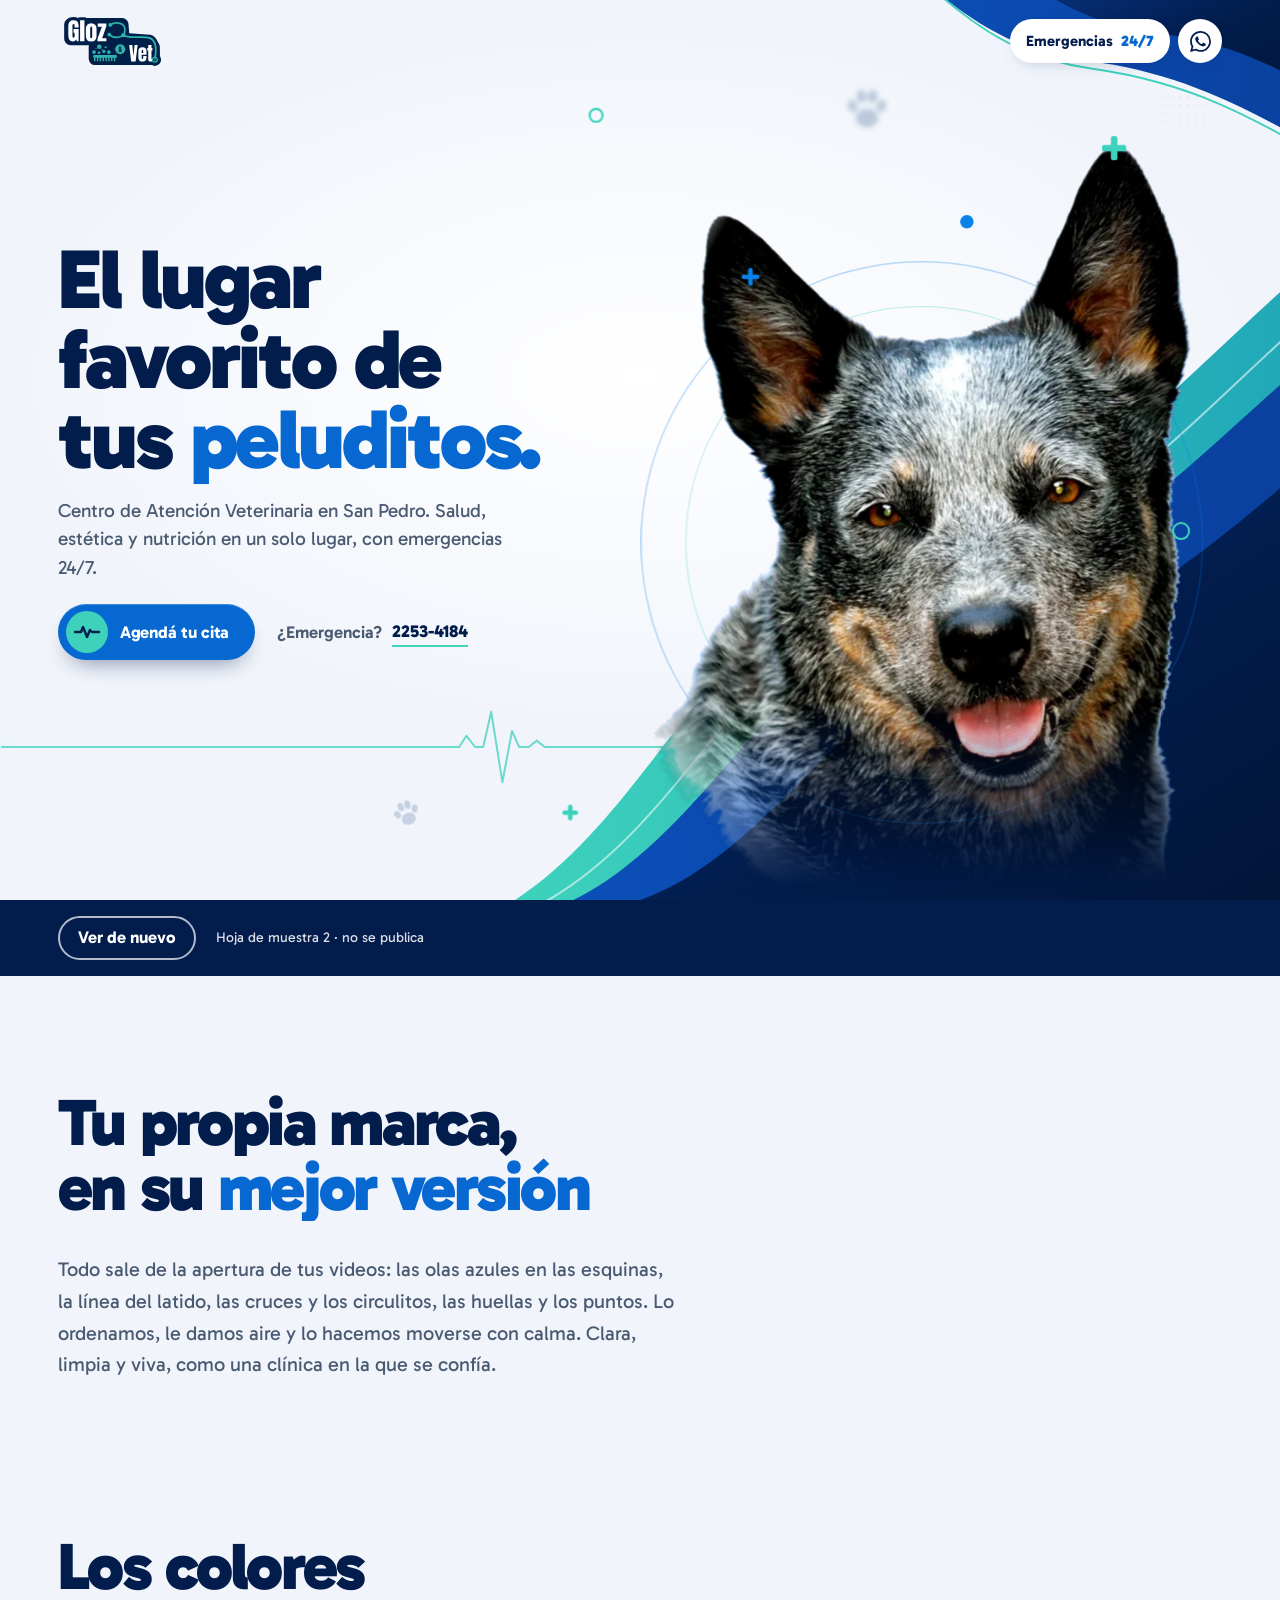
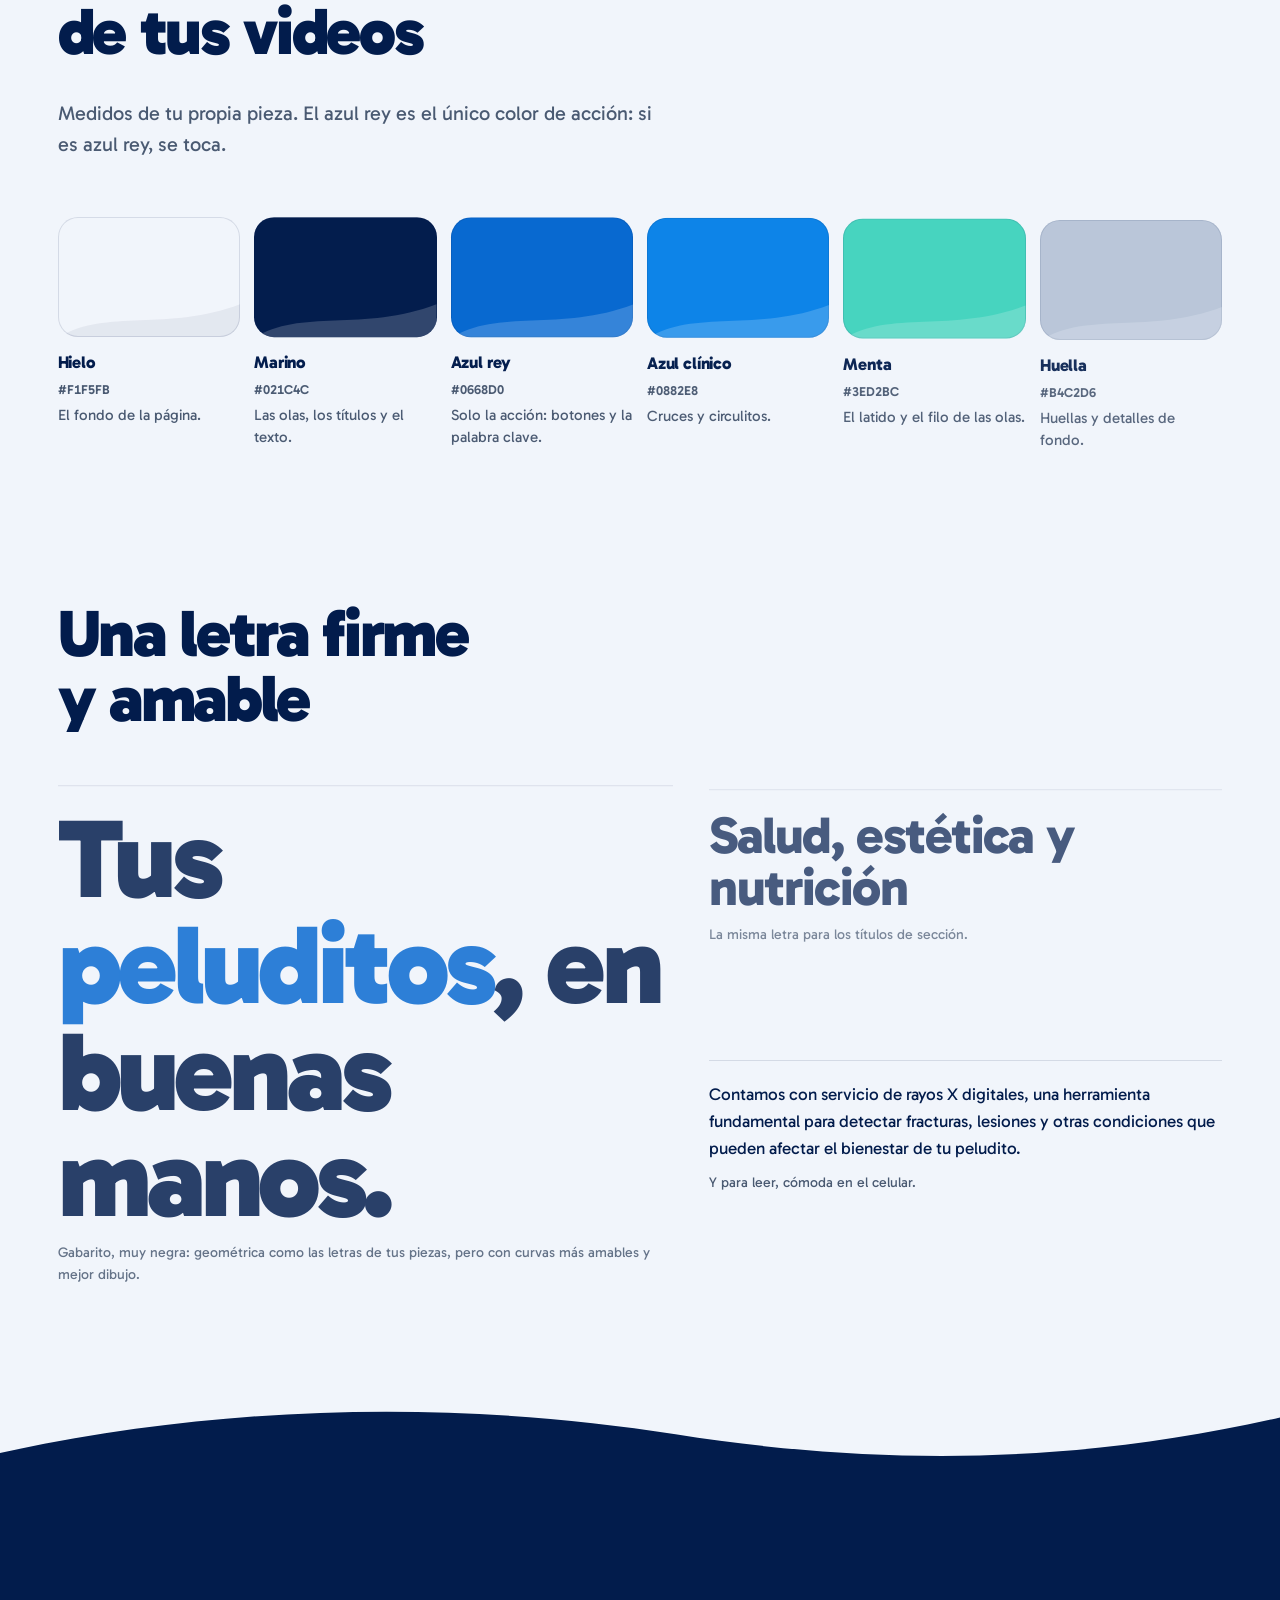
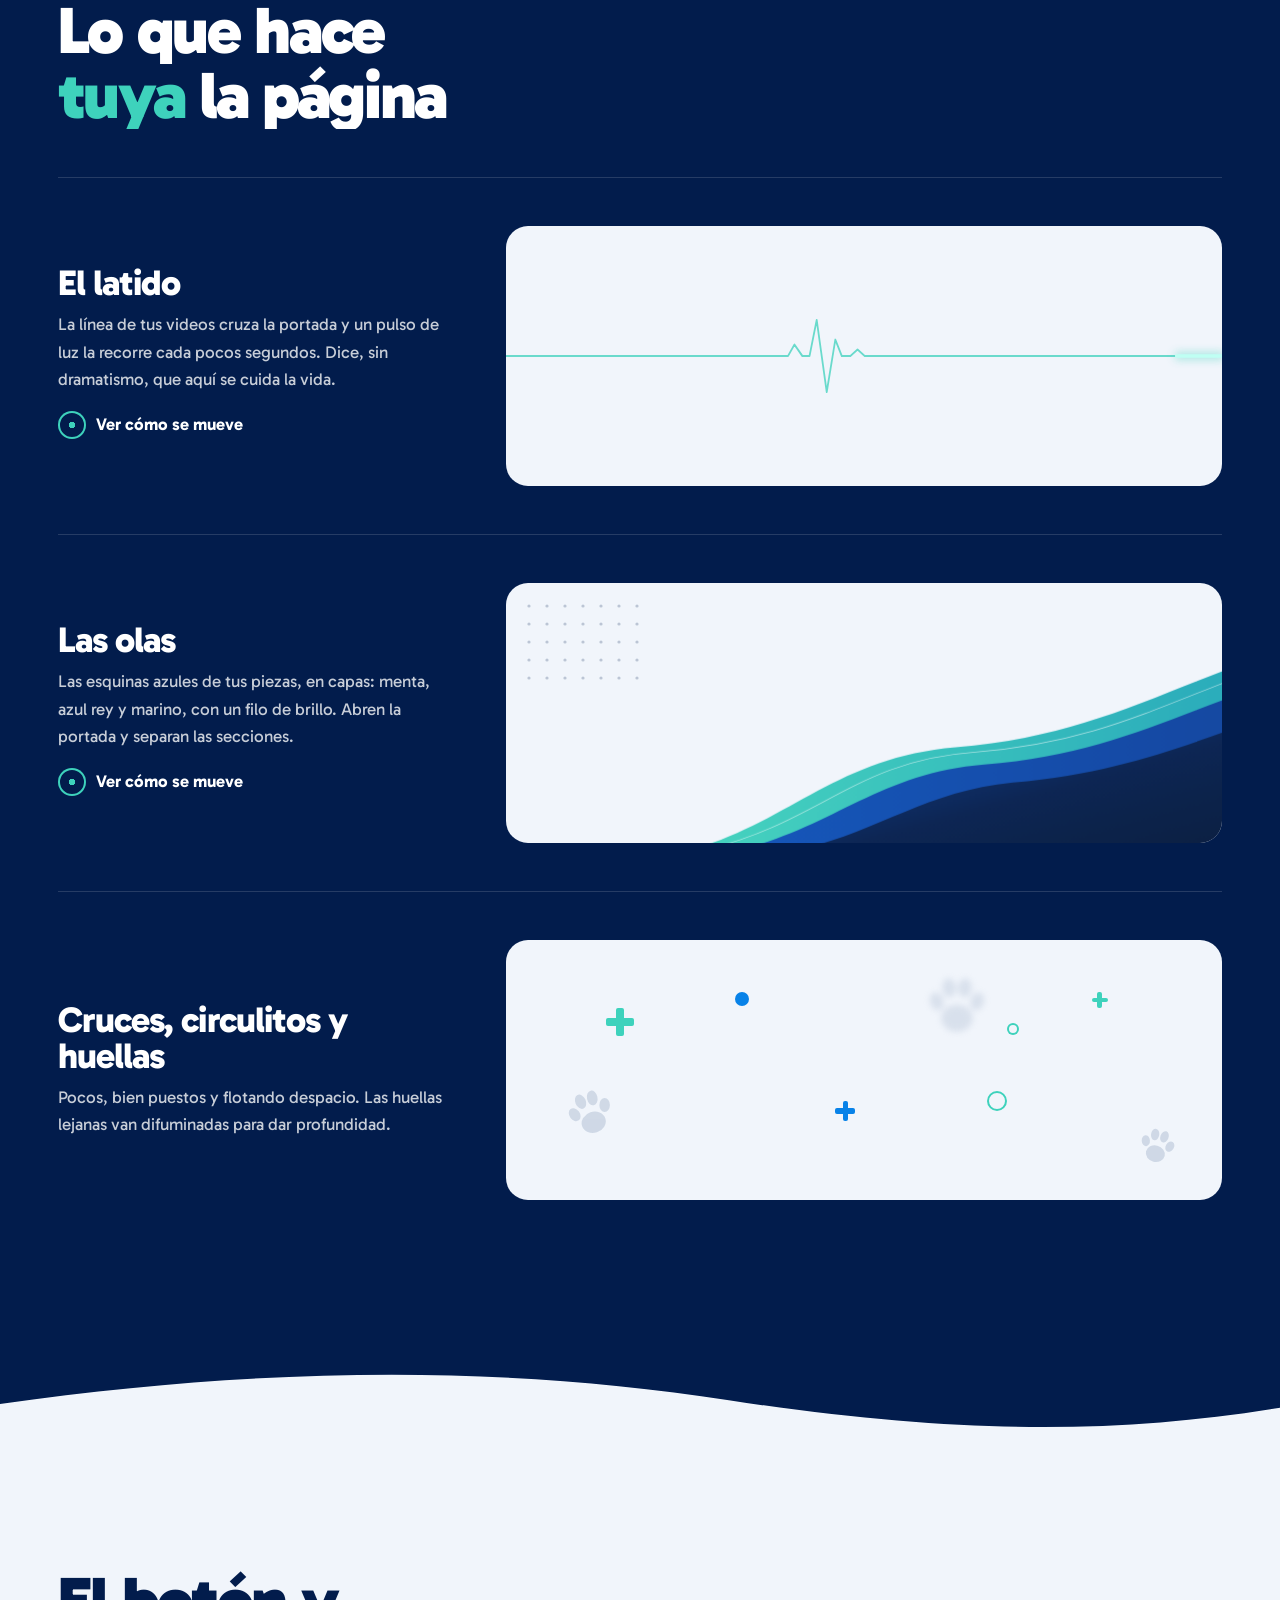
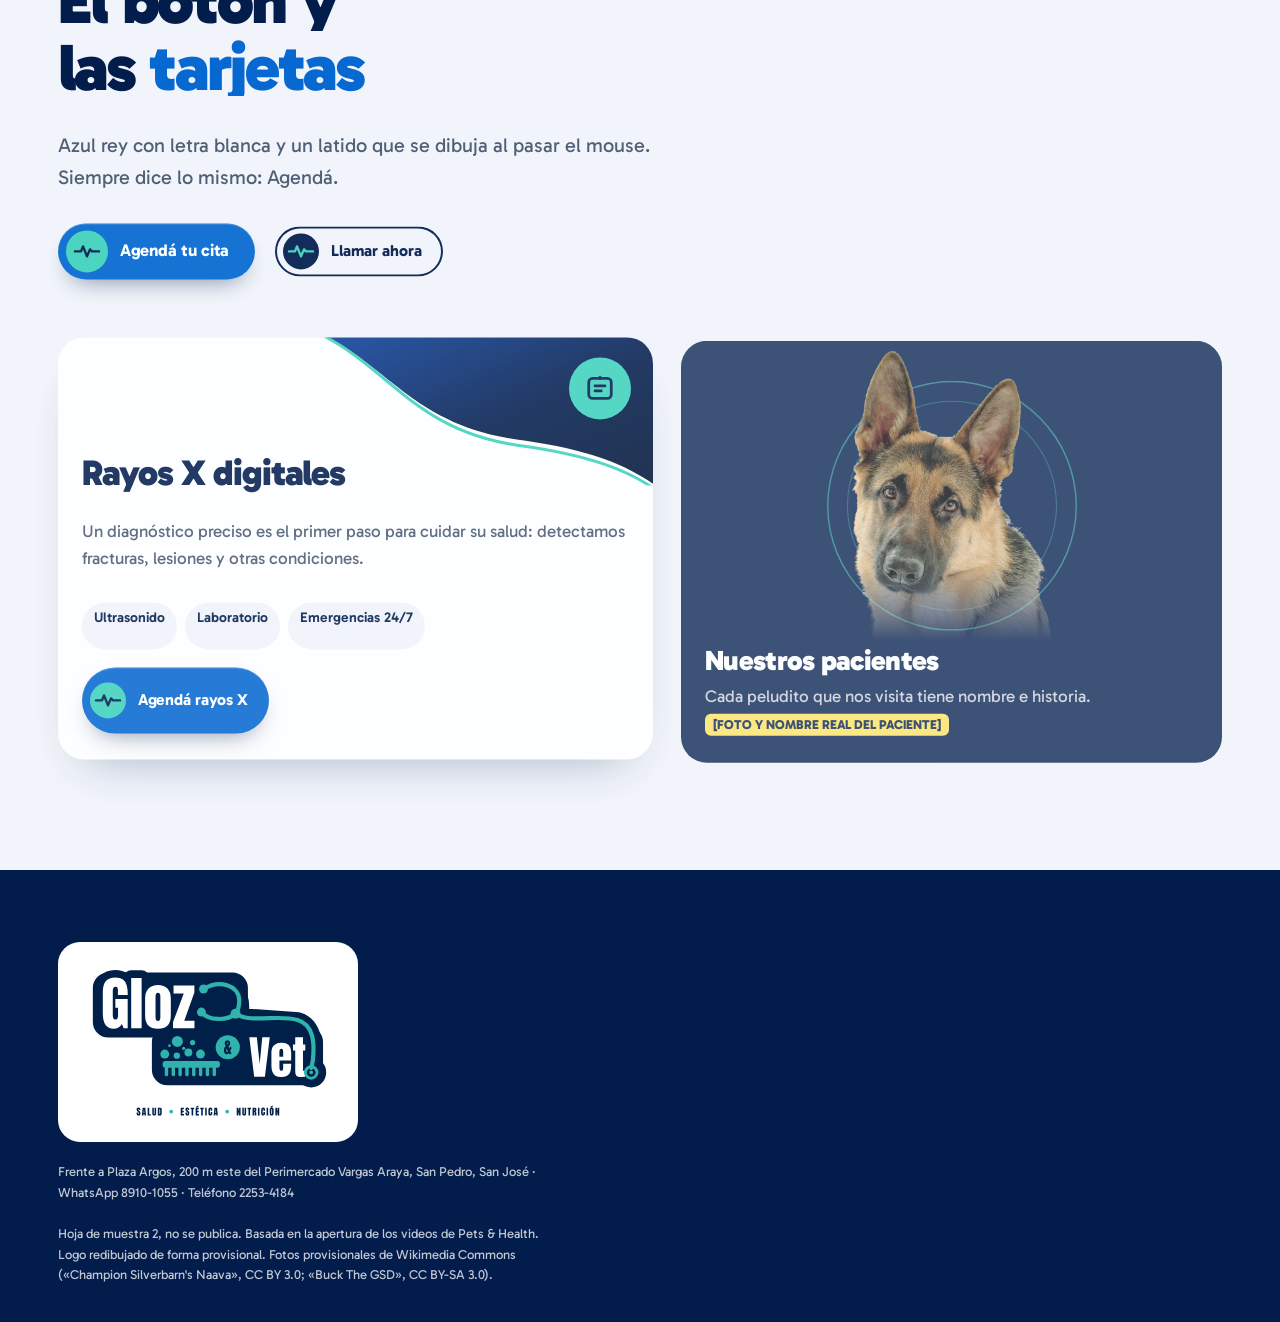
<file: direccion-de-arte-2.html>
<!doctype html>
<html lang="es-CR" class="no-js">
<head>
<meta charset="utf-8">
<meta name="viewport" content="width=device-width, initial-scale=1, viewport-fit=cover">
<title>Pets &amp; Health · Dirección de arte 2</title>
<meta name="robots" content="noindex, nofollow">
<meta name="theme-color" content="#F1F5FB">
<link rel="icon" href="img/logo/simbolo-estetoscopio.svg" type="image/svg+xml">
<link rel="preload" href="fonts/gabarito-var-latin.woff2" as="font" type="font/woff2" crossorigin>
<style>
@font-face{font-family:"Gabarito";src:url(fonts/gabarito-var-latin.woff2) format("woff2");font-weight:400 900;font-display:swap}

:root{
  --hielo:#F1F5FB;        /* fondo general */
  --blanco:#FFFFFF;
  --marino:#021C4C;       /* olas y texto */
  --marino-logo:#00204A;
  --rey:#0668D0;          /* la acción */
  --rey-claro:#0882E8;    /* cruces, círculos y acentos grandes */
  --menta:#3ED2BC;        /* latido, cruces y filo de las olas */
  --pizarra:#4A5A72;      /* texto secundario */
  --huella:#B4C2D6;       /* huellas difuminadas */
  --linea:rgba(2,28,76,.12);

  --cta:var(--rey);
  --cta-ink:var(--blanco);

  --font:"Gabarito",system-ui,-apple-system,"Segoe UI",sans-serif;
  --ease:cubic-bezier(.22,1,.36,1);
  --ease-io:cubic-bezier(.65,0,.35,1);
  --t-hover:.45s;

  --gutter:clamp(16px,4.5vw,64px);
  --maxw:1280px;
  --section-y:clamp(64px,9vw,128px);

  --puntos:url("data:image/svg+xml,%3Csvg xmlns='http://www.w3.org/2000/svg' width='18' height='18'%3E%3Ccircle cx='3' cy='3' r='1.6' fill='%23ffffff'/%3E%3C/svg%3E");
  --puntos-marino:url("data:image/svg+xml,%3Csvg xmlns='http://www.w3.org/2000/svg' width='18' height='18'%3E%3Ccircle cx='3' cy='3' r='1.6' fill='%23021C4C' fill-opacity='.22'/%3E%3C/svg%3E");
}

*,*::before,*::after{box-sizing:border-box}
html{-webkit-text-size-adjust:100%;background:var(--hielo)}
body{margin:0;background:var(--hielo);color:var(--marino);font-family:var(--font);font-size:clamp(1rem,.96rem + .2vw,1.0625rem);line-height:1.6;overflow-x:clip;-webkit-font-smoothing:antialiased}
img,svg{display:block;max-width:100%}
a{color:inherit}
::selection{background:var(--menta);color:var(--marino)}
:focus-visible{outline:3px solid var(--rey);outline-offset:3px;border-radius:8px}
.oscuro :focus-visible{outline-color:var(--menta)}
html{scrollbar-color:var(--rey) var(--hielo)}

/* ===== Botón: el latido ===== */
.boton{position:relative;display:inline-flex;align-items:center;gap:12px;min-height:56px;padding:0 26px 0 8px;border-radius:999px;background:var(--cta);color:var(--cta-ink);text-decoration:none;font-weight:700;font-size:1.0625rem;letter-spacing:-.005em;
  box-shadow:0 12px 24px -12px rgba(2,28,76,.55),inset 0 1px 0 rgba(255,255,255,.22);transition:background var(--t-hover) var(--ease),transform .18s var(--ease),box-shadow var(--t-hover) var(--ease)}
.boton__icono{display:grid;place-items:center;width:42px;height:42px;border-radius:50%;background:var(--menta);flex:none}
.boton__icono svg{width:26px;height:16px;overflow:visible}
.boton__icono path{fill:none;stroke:var(--marino);stroke-width:2.4;stroke-linecap:round;stroke-linejoin:round;stroke-dasharray:60;stroke-dashoffset:0}
.boton:hover{background:#0559B5;box-shadow:0 16px 28px -12px rgba(2,28,76,.65),inset 0 1px 0 rgba(255,255,255,.22)}
.boton:hover .boton__icono path{animation:pulso 1.1s var(--ease-io) infinite}
.boton:active{transform:scale(.97)}
@keyframes pulso{0%{stroke-dashoffset:60}55%{stroke-dashoffset:0}100%{stroke-dashoffset:-60}}
.boton--contorno{background:transparent;color:var(--marino);box-shadow:inset 0 0 0 2px var(--marino)}
.boton--contorno .boton__icono{background:var(--marino)}
.boton--contorno .boton__icono path{stroke:var(--menta)}
.boton--contorno:hover{background:rgba(2,28,76,.06);box-shadow:inset 0 0 0 2px var(--marino)}
.oscuro .boton--contorno{color:var(--blanco);box-shadow:inset 0 0 0 2px rgba(255,255,255,.7)}
.oscuro .boton--contorno .boton__icono{background:var(--menta)}
.oscuro .boton--contorno .boton__icono path{stroke:var(--marino)}
.boton--chico{min-height:50px;font-size:1rem;padding-right:22px}
.boton--chico .boton__icono{width:36px;height:36px}

.tel{display:inline-flex;align-items:center;gap:10px;min-height:44px;font-weight:600;text-decoration:none;color:var(--pizarra)}
.tel b{color:var(--marino);font-weight:800;border-bottom:2px solid var(--menta)}
.tel:hover b{border-color:var(--rey)}

/* ===== Decoración de marca ===== */
.cruz{position:absolute;width:var(--t,18px);height:var(--t,18px);color:var(--menta);pointer-events:none}
.cruz::before,.cruz::after{content:"";position:absolute;background:currentColor;border-radius:2px}
.cruz::before{left:36%;right:36%;top:0;bottom:0}
.cruz::after{top:36%;bottom:36%;left:0;right:0}
.cruz--azul{color:var(--rey-claro)}
.circulo{position:absolute;width:var(--t,10px);height:var(--t,10px);border-radius:50%;background:var(--rey-claro);pointer-events:none}
.circulo--aro{background:none;box-shadow:inset 0 0 0 2px var(--menta)}
.huella{position:absolute;width:var(--t,64px);height:var(--t,64px);color:var(--huella);opacity:.55;pointer-events:none}
.huella--lejos{filter:blur(3px);opacity:.4}
.rejilla{position:absolute;width:var(--w,120px);height:var(--h,90px);background:var(--puntos) 0 0/18px 18px;pointer-events:none}
.rejilla--marino{background-image:var(--puntos-marino)}

/* ===== Navegación ===== */
.nav{position:absolute;inset:0 0 auto;z-index:20;display:flex;align-items:center;justify-content:space-between;gap:16px;padding:12px var(--gutter)}
.nav__logo{display:block;height:50px}
.nav__logo img{height:100%;width:auto}
.nav__acciones{display:flex;align-items:center;gap:8px}
.nav__urgencia{display:inline-flex;align-items:center;gap:8px;min-height:44px;padding:0 16px;border-radius:999px;background:var(--blanco);color:var(--marino);text-decoration:none;font-weight:700;font-size:.9375rem;box-shadow:0 6px 18px -10px rgba(2,28,76,.35)}
.nav__urgencia b{color:var(--rey);font-weight:900}
.nav__wa{display:grid;place-items:center;width:44px;height:44px;border-radius:50%;background:var(--blanco);box-shadow:0 6px 18px -10px rgba(2,28,76,.35)}
.nav__wa svg{width:21px;height:21px;fill:var(--marino)}
@media (max-width:520px){.nav__urgencia span{display:none}}

/* ===== Portada ===== */
.portada{position:relative;min-height:100svh;padding:88px var(--gutter) 0;overflow:hidden;isolation:isolate;
  background:radial-gradient(70% 55% at 50% 42%,#fff 0%,rgba(255,255,255,0) 70%),var(--hielo)}
.portada__texto{position:relative;z-index:4;max-width:var(--maxw)}
.titulo{margin:0;font-weight:900;font-size:clamp(2.75rem,12.4vw,6.9rem);line-height:.95;letter-spacing:-.035em;max-width:10ch;text-wrap:balance}
.titulo em{font-style:normal;color:var(--rey)}
.titulo .palabra-mask{padding:.08em .06em .14em 0;margin:-.08em -.06em -.14em 0}
.portada__sub{margin:16px 0 22px;max-width:29rem;font-size:clamp(1rem,.95rem + .3vw,1.1875rem);line-height:1.5;color:var(--pizarra)}
.portada__acciones{display:flex;flex-wrap:wrap;align-items:center;gap:10px 22px}

.ola{position:absolute;pointer-events:none}
.ola svg{width:100%;height:100%;overflow:visible}
.ola--abajo{z-index:1;right:-6vw;bottom:-2px;width:130vw;height:44svh}
.ola--arriba{z-index:0;right:-10vw;top:-4svh;width:62vw;height:20svh}

.escena{position:absolute;z-index:2;left:0;right:0;bottom:0;height:52svh;pointer-events:none}
.escena__aro{position:absolute;left:50%;bottom:9%;width:min(92vw,560px);aspect-ratio:1;transform:translateX(-50%);border-radius:50%;box-shadow:inset 0 0 0 1.5px rgba(8,130,232,.28)}
.escena__aro::after{content:"";position:absolute;inset:8%;border-radius:50%;box-shadow:inset 0 0 0 1px rgba(62,210,188,.35)}
.escena__perro{position:absolute;left:50%;bottom:0;height:100%;width:auto;max-width:none;transform:translateX(-50%);
  -webkit-mask-image:linear-gradient(to bottom,#000 74%,transparent 98%);mask-image:linear-gradient(to bottom,#000 74%,transparent 98%)}
.latido{position:absolute;z-index:1;left:50%;top:var(--y,61%);width:max(100vw,1300px);height:110px;transform:translate(-50%,-50%);pointer-events:none;overflow:visible}
.latido path{fill:none;stroke-linecap:round;stroke-linejoin:round}
.latido__base{stroke:var(--menta);stroke-width:2.5;opacity:.75}
.latido__pulso{stroke:#BFFFF3;stroke-width:4;filter:drop-shadow(0 0 6px rgba(62,210,188,.9))}
.decor{position:absolute;inset:0;z-index:3;pointer-events:none}
.d-c1{right:12%;top:15%}.d-c2{display:none;left:58%;top:30%}.d-c3{left:5%;bottom:24%}
.d-p1{right:34%;top:11%}.d-a1{left:56%;top:9%}.d-a2{right:7%;bottom:40%}
.d-h1,.d-h2{display:none}.d-r1{right:3%;top:76px}
@media (min-width:900px){.d-c2{display:block}.d-c3{left:44%;bottom:9%}.d-p1{right:24%;top:24%}.d-a1{left:46%;top:12%}.d-h1{display:block;right:30%;top:9%}.d-h2{display:block;left:30%;bottom:7%;transform:rotate(-20deg)}}

@media (min-width:900px){
  .portada{padding-top:120px;display:grid;align-content:center;padding-bottom:120px}
  .nav__logo{height:58px}
  .titulo{font-size:min(6.6vw,13.5svh)}
  .portada__texto{max-width:44vw}
  .ola--abajo{right:-4vw;width:64vw;height:78svh}
  .ola--arriba{right:-6vw;top:-6svh;width:44vw;height:30svh}
  .escena{left:auto;right:2vw;width:52vw;height:84svh}
  .escena__aro{width:min(44vw,74svh);bottom:10%}
  .latido{--y:83%}
}

.muestra__controles{display:flex;flex-wrap:wrap;align-items:center;gap:12px 20px;margin:0;padding:16px var(--gutter);background:var(--marino);color:var(--blanco)}
.repetir{min-height:44px;padding:0 18px;border-radius:999px;border:2px solid rgba(255,255,255,.7);background:transparent;color:var(--blanco);font:inherit;font-weight:700;cursor:pointer}
.repetir:hover{background:rgba(255,255,255,.1)}
.muestra__nota{font-size:.875rem;opacity:.85}

/* ===== Bloques ===== */
.bloque{position:relative;padding:var(--section-y) var(--gutter)}
.bloque__in{position:relative;max-width:var(--maxw);margin:0 auto}
.oscuro{background:var(--marino);color:var(--blanco)}
.borde-ola{display:block;width:100%;height:clamp(48px,7vw,96px);margin-bottom:-2px}
.borde-ola path{fill:var(--marino)}
.h2{margin:0 0 .5em;font-weight:900;font-size:clamp(2.2rem,1.5rem + 3.3vw,4.25rem);line-height:.98;letter-spacing:-.035em;max-width:15ch;text-wrap:balance}
.h2 em{font-style:normal;color:var(--rey)}
.oscuro .h2 em{color:var(--menta)}
.lead{margin:0;max-width:56ch;font-size:clamp(1.0625rem,1rem + .3vw,1.25rem);color:var(--pizarra)}
.oscuro .lead{color:rgba(255,255,255,.78)}

/* Paleta */
.paleta{list-style:none;margin:clamp(36px,5vw,56px) 0 0;padding:0;display:grid;grid-template-columns:repeat(2,1fr);gap:20px 14px}
.color{display:grid;gap:4px;align-content:start}
.color__muestra{position:relative;height:120px;border-radius:20px;background:var(--c);overflow:hidden;box-shadow:inset 0 0 0 1px var(--linea);margin-bottom:8px}
.color__muestra svg{position:absolute;left:0;right:0;bottom:-1px;width:100%;height:40px}
.color__muestra svg path{fill:rgba(255,255,255,.18)}
.color__nombre{font-weight:800;font-size:1.0625rem;letter-spacing:-.01em}
.color__hex{font-size:.8125rem;font-weight:600;color:var(--pizarra);font-variant-numeric:tabular-nums}
.color__papel{font-size:.9375rem;line-height:1.45;color:var(--pizarra)}
@media (min-width:900px){.paleta{grid-template-columns:repeat(6,1fr)}}

/* Letras */
.letras{display:grid;gap:36px;margin-top:clamp(32px,5vw,48px)}
.letra{display:grid;gap:10px;align-content:start;padding-top:20px;border-top:1px solid var(--linea)}
.letra__nota{margin:0;font-size:.875rem;color:var(--pizarra)}
.muestra-display{margin:0;font-weight:900;font-size:clamp(3rem,11vw,7rem);line-height:.95;letter-spacing:-.035em}
.muestra-display em{font-style:normal;color:var(--rey)}
.muestra-h2{margin:0;font-weight:800;font-size:clamp(2rem,1.5rem + 2.2vw,3.25rem);line-height:1;letter-spacing:-.03em;max-width:16ch}
.muestra-p{margin:0;max-width:58ch;font-size:1.0625rem}
@media (min-width:900px){.letras{grid-template-columns:1.2fr 1fr}.letra--grande{grid-row:span 2}}

/* Elementos */
.elementos{display:grid;margin-top:clamp(32px,5vw,48px)}
.elemento{display:grid;gap:20px;padding:clamp(28px,4vw,48px) 0;border-top:1px solid rgba(255,255,255,.14)}
.elemento__texto{display:grid;gap:10px;align-content:start}
.elemento h3{margin:0;font-weight:800;font-size:clamp(1.6rem,1.3rem + 1.2vw,2.25rem);line-height:1;letter-spacing:-.025em}
.elemento p{margin:0;color:rgba(255,255,255,.78);max-width:44ch}
.ver{justify-self:start;display:inline-flex;align-items:center;gap:10px;min-height:44px;padding:0;border:0;background:none;color:var(--blanco);font:inherit;font-weight:700;cursor:pointer}
.ver::before{content:"";width:28px;height:28px;border-radius:50%;box-shadow:inset 0 0 0 2px var(--menta);background:radial-gradient(circle,var(--menta) 0 3px,transparent 3.5px)}
.no-js .ver{display:none}
.lienzo{position:relative;height:220px;border-radius:22px;background:var(--hielo);overflow:hidden}
.lienzo .ola--muestra{position:absolute;inset:auto -4% -2px auto;width:80%;height:80%}
.lienzo .latido{--y:50%;width:100%;height:90px;left:50%}
@media (min-width:900px){.elemento{grid-template-columns:minmax(0,24rem) 1fr;column-gap:64px;align-items:center}.lienzo{height:260px}}

/* ===== Tarjetas ===== */
.tarjetas{display:grid;gap:28px;margin-top:clamp(36px,5vw,56px)}
.tarjeta{position:relative;background:var(--blanco);border-radius:26px;overflow:hidden;display:grid;box-shadow:0 24px 48px -28px rgba(2,28,76,.4)}
.tarjeta__ola{position:absolute;right:-2px;top:-2px;width:62%;height:150px;pointer-events:none}
.tarjeta__ola svg{width:100%;height:100%}
.tarjeta__icono{position:absolute;right:22px;top:20px;z-index:2;display:grid;place-items:center;width:62px;height:62px;border-radius:50%;background:var(--menta)}
.tarjeta__icono svg{width:30px;height:30px;fill:none;stroke:var(--marino);stroke-width:2.2;stroke-linecap:round;stroke-linejoin:round}
.tarjeta__cuerpo{position:relative;padding:118px 24px 26px;display:grid;gap:12px;justify-items:start}
.tarjeta__cuerpo h3{margin:0;font-weight:900;font-size:clamp(1.7rem,1.3rem + 1.4vw,2.25rem);line-height:1;letter-spacing:-.03em}
.tarjeta__cuerpo p{margin:0;color:var(--pizarra)}
.tarjeta__lista{list-style:none;margin:2px 0 6px;padding:0;display:flex;flex-wrap:wrap;gap:8px}
.tarjeta__lista li{padding:5px 12px;border-radius:999px;background:var(--hielo);font-size:.875rem;font-weight:600}
.retrato{position:relative;border-radius:26px;overflow:hidden;background:var(--marino);color:var(--blanco);display:grid;min-height:420px}
.retrato__escena{position:relative;height:300px}
.retrato__escena .escena__aro{width:250px;bottom:10px;box-shadow:inset 0 0 0 1.5px rgba(62,210,188,.5)}
.retrato__escena img{position:absolute;left:50%;bottom:0;height:290px;width:auto;max-width:none;transform:translateX(-50%);-webkit-mask-image:linear-gradient(to bottom,#000 75%,transparent 100%);mask-image:linear-gradient(to bottom,#000 75%,transparent 100%)}
.retrato__cuerpo{padding:6px 24px 26px;display:grid;gap:8px}
.retrato__cuerpo h3{margin:0;font-weight:900;font-size:1.75rem;line-height:1;letter-spacing:-.025em}
.retrato__cuerpo p{margin:0;color:rgba(255,255,255,.78)}
.marcador{display:inline-block;padding:1px 8px;border-radius:6px;background:#FFE45C;color:#021C4C;font-weight:800;font-size:.8125rem}
@media (min-width:900px){.tarjetas{grid-template-columns:1.1fr 1fr;align-items:stretch}}

.botones{display:flex;flex-wrap:wrap;gap:14px 20px;align-items:center;margin-top:28px}

/* Pie */
.pie{background:var(--marino);color:var(--blanco);padding:clamp(40px,6vw,72px) var(--gutter) 36px;display:grid;gap:20px;justify-items:start}
.pie__logo{background:var(--blanco);border-radius:22px;padding:16px 20px}
.pie__logo img{width:min(260px,62vw);height:auto}
.pie p{margin:0;font-size:.8125rem;color:rgba(255,255,255,.75);max-width:70ch}

/* Estados ocultos para animar: solo con JS, con rescate */
.js .portada [data-pieza],.js [data-perro]{visibility:hidden;animation:rescate 0s 6s forwards}
@keyframes rescate{to{visibility:visible}}
@media (prefers-reduced-motion:reduce){
  *,*::before,*::after{animation-duration:.001ms!important;animation-iteration-count:1!important;transition-duration:.001ms!important;transition-delay:0s!important;scroll-behavior:auto!important}
  .js .portada [data-pieza],.js [data-perro]{visibility:visible;animation:none}
}
html.lenis,html.lenis body{height:auto}
.lenis.lenis-smooth{scroll-behavior:auto!important}
.lenis.lenis-stopped{overflow:clip}
</style>
<script>document.documentElement.className=document.documentElement.className.replace('no-js','js');</script>
</head>
<body>

<svg width="0" height="0" style="position:absolute" aria-hidden="true" focusable="false">
  <defs>
    <symbol id="i-wa" viewBox="0 0 24 24"><path d="M17.472 14.382c-.297-.149-1.758-.867-2.03-.967-.273-.099-.471-.148-.67.15-.197.297-.767.966-.94 1.164-.173.199-.347.223-.644.075-.297-.15-1.255-.463-2.39-1.475-.883-.788-1.48-1.761-1.653-2.059-.173-.297-.018-.458.13-.606.134-.133.298-.347.446-.52.149-.174.198-.298.298-.497.099-.198.05-.371-.025-.52-.075-.149-.669-1.612-.916-2.207-.242-.579-.487-.5-.669-.51-.173-.008-.371-.01-.57-.01-.198 0-.52.074-.792.372-.272.297-1.04 1.016-1.04 2.479 0 1.462 1.065 2.875 1.213 3.074.149.198 2.096 3.2 5.077 4.487.709.306 1.262.489 1.694.625.712.227 1.36.195 1.871.118.571-.085 1.758-.719 2.006-1.413.248-.694.248-1.289.173-1.413-.074-.124-.272-.198-.57-.347m-5.421 7.403h-.004a9.87 9.87 0 01-5.031-1.378l-.361-.214-3.741.982.998-3.648-.235-.374a9.86 9.86 0 01-1.51-5.26c.001-5.45 4.436-9.884 9.888-9.884 2.64 0 5.122 1.03 6.988 2.898a9.825 9.825 0 012.893 6.994c-.003 5.45-4.437 9.884-9.885 9.884m8.413-18.297A11.815 11.815 0 0012.05 0C5.495 0 .16 5.335.157 11.892c0 2.096.547 4.142 1.588 5.945L.057 24l6.305-1.654a11.882 11.882 0 005.683 1.448h.005c6.554 0 11.89-5.335 11.893-11.893a11.821 11.821 0 00-3.48-8.413z"/></symbol>
    <symbol id="i-huella" viewBox="0 0 64 64"><g fill="currentColor"><ellipse cx="32" cy="42" rx="14" ry="12"/><ellipse cx="14" cy="27" rx="6" ry="8" transform="rotate(-18 14 27)"/><ellipse cx="25" cy="15" rx="6" ry="8.5" transform="rotate(-6 25 15)"/><ellipse cx="39" cy="15" rx="6" ry="8.5" transform="rotate(6 39 15)"/><ellipse cx="50" cy="27" rx="6" ry="8" transform="rotate(18 50 27)"/></g></symbol>
    <linearGradient id="g-ola" x1="0" y1="0" x2="1" y2="1"><stop offset="0" stop-color="#0A3F9C"/><stop offset=".55" stop-color="#021C4C"/><stop offset="1" stop-color="#011536"/></linearGradient>
    <linearGradient id="g-ola-rey" x1="0" y1="0" x2="1" y2="0"><stop offset="0" stop-color="#0B4FB8"/><stop offset="1" stop-color="#0A3F9C"/></linearGradient>
    <linearGradient id="g-menta" x1="0" y1="0" x2="1" y2="0"><stop offset="0" stop-color="#3ED2BC"/><stop offset="1" stop-color="#1FA6B8"/></linearGradient>
    <!-- Ola de esquina: capa menta, capa azul rey, capa marino y un filo de brillo -->
    
    <symbol id="ola-arriba" viewBox="0 0 1000 400" preserveAspectRatio="none">
      <path d="M1000 0 H140 C 260 60, 330 150, 520 170 C 710 190, 820 250, 1000 330Z" fill="url(#g-ola-rey)"/>
      <path d="M1000 0 H320 C 420 50, 480 110, 640 128 C 800 146, 880 190, 1000 250Z" fill="url(#g-ola)"/>
      <path d="M150 0 C 270 70, 340 160, 530 182 C 720 204, 830 262, 1000 344" fill="none" stroke="#3ED2BC" stroke-width="3"/>
    </symbol>
  </defs>
</svg>

<!-- ===== Portada (inicio) ===== -->
<header class="nav">
  <a class="nav__logo" href="#inicio" aria-label="Pets &amp; Health, inicio"><img src="img/logo/logo.svg" alt="Pets &amp; Health" width="990" height="530"></a>
  <div class="nav__acciones">
    <a class="nav__urgencia" href="tel:+50622534184"><span>Emergencias</span> <b>24/7</b></a>
    <a class="nav__wa" href="https://wa.me/50689101055?text=Hola%20Pets%20%26%20Health%2C%20tengo%20una%20consulta." aria-label="Escribinos por WhatsApp"><svg aria-hidden="true"><use href="#i-wa"/></svg></a>
  </div>
</header>

<main id="inicio">
<section class="portada" data-portada aria-label="Portada">
  <div class="ola ola--arriba" data-ola-arriba aria-hidden="true"><svg><use href="#ola-arriba"/></svg></div>

  <div class="portada__texto">
    <h1 class="titulo" data-pieza data-titulo>El lugar favorito de tus <em>peluditos.</em></h1>
    <p class="portada__sub" data-pieza>Centro de Atención Veterinaria en San Pedro. Salud, estética y nutrición en un solo lugar, con emergencias 24/7.</p>
    <div class="portada__acciones" data-pieza>
      <a class="boton" data-cta href="https://wa.me/50689101055?text=Hola%20Pets%20%26%20Health%2C%20quiero%20agendar%20una%20cita%20para%20mi%20peludito."><span class="boton__icono" aria-hidden="true"><svg viewBox="0 0 26 16"><path d="M1 8h6l2-5 4 10 3-7 2 2h7"/></svg></span>Agendá tu cita</a>
      <a class="tel" href="tel:+50622534184">¿Emergencia? <b>2253-4184</b></a>
    </div>
  </div>

  <svg class="latido" data-latido viewBox="0 0 1600 110" preserveAspectRatio="xMidYMid meet" aria-hidden="true" focusable="false">
    <path class="latido__base" d="M0 55 H560 l14 0 l9 -14 l11 14 h10 l10 -44 l14 88 l12 -64 l9 20 h12 l10 -8 l10 8 H960 l12 0 l8 -12 l10 12 h8 l9 -38 l13 76 l11 -54 l8 16 h12 H1600"/>
    <path class="latido__pulso" data-pulso d="M0 55 H560 l14 0 l9 -14 l11 14 h10 l10 -44 l14 88 l12 -64 l9 20 h12 l10 -8 l10 8 H960 l12 0 l8 -12 l10 12 h8 l9 -38 l13 76 l11 -54 l8 16 h12 H1600"/>
  </svg>

  <div class="ola ola--abajo" data-ola-abajo aria-hidden="true"><svg viewBox="0 0 1000 600" preserveAspectRatio="none">
      <path class="ola__capa" d="M0 600 C 180 520, 260 330, 470 300 C 690 268, 800 160, 1000 40 V600Z" fill="url(#g-menta)"/>
      <path class="ola__capa" d="M70 600 C 250 540, 330 370, 520 345 C 720 318, 830 220, 1000 120 V600Z" fill="url(#g-ola-rey)"/>
      <path class="ola__capa" d="M150 600 C 320 560, 400 420, 570 392 C 760 362, 860 290, 1000 210 V600Z" fill="url(#g-ola)"/>
      <path d="M40 600 C 230 525, 300 345, 500 322 C 710 296, 820 192, 1000 82" fill="none" stroke="#fff" stroke-opacity=".55" stroke-width="2"/>
    </svg></div>

  <div class="escena" data-escena>
    <span class="escena__aro" data-aro aria-hidden="true"></span>
    <img class="escena__perro" data-perro src="img/perro-ganadero-640.webp" srcset="img/perro-ganadero-640.webp 640w, img/perro-ganadero-1100.webp 1100w" sizes="(min-width: 900px) 44vw, 90vw" width="1100" height="1547" alt="Perro pastor ganadero australiano sonriendo (foto provisional)" fetchpriority="high">
  </div>

  <div class="decor" data-decor aria-hidden="true">
    <span class="cruz d-c1" style="--t:22px"></span>
    <span class="cruz cruz--azul d-c2" style="--t:16px"></span>
    <span class="cruz d-c3" style="--t:14px"></span>
    <span class="circulo d-p1" style="--t:12px"></span>
    <span class="circulo circulo--aro d-a1" style="--t:14px"></span>
    <span class="circulo circulo--aro d-a2" style="--t:18px"></span>
    <svg class="huella huella--lejos d-h1" style="--t:58px"><use href="#i-huella"/></svg>
    <svg class="huella d-h2" style="--t:46px"><use href="#i-huella"/></svg>
    <span class="rejilla rejilla--marino d-r1" style="--w:110px;--h:72px"></span>
  </div>
</section>
<!-- ===== Fin portada ===== -->

<p class="muestra__controles">
  <button type="button" class="repetir" data-ver-de-nuevo>Ver de nuevo</button>
  <span class="muestra__nota" data-aviso-rm hidden>Tenés activado «Reducir movimiento»: ves una versión sin desplazamientos.</span>
  <span class="muestra__nota">Hoja de muestra 2 · no se publica</span>
</p>

<!-- ===== La idea ===== -->
<section class="bloque" aria-labelledby="t-idea">
  <div class="bloque__in">
    <h2 class="h2" id="t-idea" data-split>Tu propia marca, en su <em>mejor versión</em></h2>
    <p class="lead" data-reveal>Todo sale de la apertura de tus videos: las olas azules en las esquinas, la línea del latido, las cruces y los circulitos, las huellas y los puntos. Lo ordenamos, le damos aire y lo hacemos moverse con calma. Clara, limpia y viva, como una clínica en la que se confía.</p>
  </div>
</section>

<!-- ===== Paleta ===== -->
<section class="bloque" aria-labelledby="t-paleta" style="padding-top:clamp(16px,3vw,40px)">
  <div class="bloque__in">
    <h2 class="h2" id="t-paleta" data-split>Los colores de tus videos</h2>
    <p class="lead" data-reveal>Medidos de tu propia pieza. El azul rey es el único color de acción: si es azul rey, se toca.</p>
    <ul class="paleta">
      <li class="color" data-reveal style="--c:#F1F5FB"><span class="color__muestra"><svg viewBox="0 0 200 40" preserveAspectRatio="none" aria-hidden="true"><path d="M0 40 C 50 10, 120 34, 200 6 V40Z" style="fill:rgba(2,28,76,.06)"/></svg></span><span class="color__nombre">Hielo</span><span class="color__hex">#F1F5FB</span><span class="color__papel">El fondo de la página.</span></li>
      <li class="color" data-reveal style="--c:#021C4C"><span class="color__muestra"><svg viewBox="0 0 200 40" preserveAspectRatio="none" aria-hidden="true"><path d="M0 40 C 50 10, 120 34, 200 6 V40Z"/></svg></span><span class="color__nombre">Marino</span><span class="color__hex">#021C4C</span><span class="color__papel">Las olas, los títulos y el texto.</span></li>
      <li class="color" data-reveal style="--c:#0668D0"><span class="color__muestra"><svg viewBox="0 0 200 40" preserveAspectRatio="none" aria-hidden="true"><path d="M0 40 C 50 10, 120 34, 200 6 V40Z"/></svg></span><span class="color__nombre">Azul rey</span><span class="color__hex">#0668D0</span><span class="color__papel">Solo la acción: botones y la palabra clave.</span></li>
      <li class="color" data-reveal style="--c:#0882E8"><span class="color__muestra"><svg viewBox="0 0 200 40" preserveAspectRatio="none" aria-hidden="true"><path d="M0 40 C 50 10, 120 34, 200 6 V40Z"/></svg></span><span class="color__nombre">Azul clínico</span><span class="color__hex">#0882E8</span><span class="color__papel">Cruces y circulitos.</span></li>
      <li class="color" data-reveal style="--c:#3ED2BC"><span class="color__muestra"><svg viewBox="0 0 200 40" preserveAspectRatio="none" aria-hidden="true"><path d="M0 40 C 50 10, 120 34, 200 6 V40Z"/></svg></span><span class="color__nombre">Menta</span><span class="color__hex">#3ED2BC</span><span class="color__papel">El latido y el filo de las olas.</span></li>
      <li class="color" data-reveal style="--c:#B4C2D6"><span class="color__muestra"><svg viewBox="0 0 200 40" preserveAspectRatio="none" aria-hidden="true"><path d="M0 40 C 50 10, 120 34, 200 6 V40Z"/></svg></span><span class="color__nombre">Huella</span><span class="color__hex">#B4C2D6</span><span class="color__papel">Huellas y detalles de fondo.</span></li>
    </ul>
  </div>
</section>

<!-- ===== Letras ===== -->
<section class="bloque" aria-labelledby="t-letras" style="padding-top:clamp(16px,3vw,40px)">
  <div class="bloque__in">
    <h2 class="h2" id="t-letras" data-split>Una letra firme y amable</h2>
    <div class="letras">
      <div class="letra letra--grande" data-reveal>
        <p class="muestra-display">Tus <em>peluditos</em>, en buenas manos.</p>
        <p class="letra__nota">Gabarito, muy negra: geométrica como las letras de tus piezas, pero con curvas más amables y mejor dibujo.</p>
      </div>
      <div class="letra" data-reveal>
        <p class="muestra-h2">Salud, estética y nutrición</p>
        <p class="letra__nota">La misma letra para los títulos de sección.</p>
      </div>
      <div class="letra" data-reveal>
        <p class="muestra-p">Contamos con servicio de rayos X digitales, una herramienta fundamental para detectar fracturas, lesiones y otras condiciones que pueden afectar el bienestar de tu peludito.</p>
        <p class="letra__nota">Y para leer, cómoda en el celular.</p>
      </div>
    </div>
  </div>
</section>

<!-- ===== Elementos propios ===== -->
<svg class="borde-ola" viewBox="0 0 1440 96" preserveAspectRatio="none" aria-hidden="true"><path d="M0 96 V60 C 260 6, 520 4, 760 40 C 1000 76, 1220 70, 1440 22 V96Z"/></svg>
<section class="bloque oscuro" aria-labelledby="t-elementos">
  <div class="bloque__in">
    <h2 class="h2" id="t-elementos" data-split>Lo que hace <em>tuya</em> la página</h2>
    <div class="elementos">

      <article class="elemento">
        <div class="elemento__texto">
          <h3>El latido</h3>
          <p>La línea de tus videos cruza la portada y un pulso de luz la recorre cada pocos segundos. Dice, sin dramatismo, que aquí se cuida la vida.</p>
          <button type="button" class="ver" data-ver-latido>Ver cómo se mueve</button>
        </div>
        <div class="lienzo" aria-hidden="true">
          <svg class="latido" data-latido-muestra viewBox="0 0 1000 110" preserveAspectRatio="none"><path class="latido__base" d="M0 55 H380 l14 0 l9 -14 l11 14 h10 l10 -44 l14 88 l12 -64 l9 20 h12 l10 -8 l10 8 H1000"/><path class="latido__pulso" d="M0 55 H380 l14 0 l9 -14 l11 14 h10 l10 -44 l14 88 l12 -64 l9 20 h12 l10 -8 l10 8 H1000"/></svg>
        </div>
      </article>

      <article class="elemento">
        <div class="elemento__texto">
          <h3>Las olas</h3>
          <p>Las esquinas azules de tus piezas, en capas: menta, azul rey y marino, con un filo de brillo. Abren la portada y separan las secciones.</p>
          <button type="button" class="ver" data-ver-olas>Ver cómo se mueve</button>
        </div>
        <div class="lienzo" aria-hidden="true">
          <div class="ola--muestra" data-ola-muestra><svg style="width:100%;height:100%" viewBox="0 0 1000 600" preserveAspectRatio="none">
      <path class="ola__capa" d="M0 600 C 180 520, 260 330, 470 300 C 690 268, 800 160, 1000 40 V600Z" fill="url(#g-menta)"/>
      <path class="ola__capa" d="M70 600 C 250 540, 330 370, 520 345 C 720 318, 830 220, 1000 120 V600Z" fill="url(#g-ola-rey)"/>
      <path class="ola__capa" d="M150 600 C 320 560, 400 420, 570 392 C 760 362, 860 290, 1000 210 V600Z" fill="url(#g-ola)"/>
      <path d="M40 600 C 230 525, 300 345, 500 322 C 710 296, 820 192, 1000 82" fill="none" stroke="#fff" stroke-opacity=".55" stroke-width="2"/>
    </svg></div>
          <span class="rejilla rejilla--marino" style="left:20px;top:20px"></span>
        </div>
      </article>

      <article class="elemento">
        <div class="elemento__texto">
          <h3>Cruces, circulitos y huellas</h3>
          <p>Pocos, bien puestos y flotando despacio. Las huellas lejanas van difuminadas para dar profundidad.</p>
        </div>
        <div class="lienzo" aria-hidden="true" data-confeti>
          <span class="cruz" style="--t:28px;left:14%;top:26%"></span>
          <span class="cruz cruz--azul" style="--t:20px;left:46%;top:62%"></span>
          <span class="cruz" style="--t:16px;right:16%;top:20%"></span>
          <span class="circulo" style="--t:14px;left:32%;top:20%"></span>
          <span class="circulo circulo--aro" style="--t:20px;right:30%;top:58%"></span>
          <span class="circulo circulo--aro" style="--t:12px;left:70%;top:32%"></span>
          <svg class="huella huella--lejos" style="--t:72px;left:58%;top:12%"><use href="#i-huella"/></svg>
          <svg class="huella" style="--t:56px;left:8%;top:56%;transform:rotate(-18deg)"><use href="#i-huella"/></svg>
          <svg class="huella" style="--t:44px;right:6%;bottom:12%;transform:rotate(14deg)"><use href="#i-huella"/></svg>
        </div>
      </article>

    </div>
  </div>
</section>
<svg class="borde-ola" viewBox="0 0 1440 96" preserveAspectRatio="none" aria-hidden="true" style="transform:scaleY(-1);margin:-2px 0 0"><path d="M0 96 V50 C 300 90, 560 92, 820 54 C 1080 16, 1260 18, 1440 46 V96Z"/></svg>

<!-- ===== Botones y tarjetas ===== -->
<section class="bloque" aria-labelledby="t-prueba">
  <div class="bloque__in">
    <h2 class="h2" id="t-prueba" data-split>El botón y las <em>tarjetas</em></h2>
    <p class="lead" data-reveal>Azul rey con letra blanca y un latido que se dibuja al pasar el mouse. Siempre dice lo mismo: Agendá.</p>
    <div class="botones" data-reveal>
      <a class="boton" href="https://wa.me/50689101055?text=Hola%20Pets%20%26%20Health%2C%20quiero%20agendar%20una%20cita."><span class="boton__icono" aria-hidden="true"><svg viewBox="0 0 26 16"><path d="M1 8h6l2-5 4 10 3-7 2 2h7"/></svg></span>Agendá tu cita</a>
      <a class="boton boton--contorno boton--chico" href="tel:+50622534184"><span class="boton__icono" aria-hidden="true"><svg viewBox="0 0 26 16"><path d="M1 8h6l2-5 4 10 3-7 2 2h7"/></svg></span>Llamar ahora</a>
    </div>
    <div class="tarjetas">
      <article class="tarjeta" data-reveal>
        <div class="tarjeta__ola" aria-hidden="true"><svg viewBox="0 0 400 150" preserveAspectRatio="none"><path d="M400 0 H40 C 110 30, 140 90, 250 104 C 330 114, 370 130, 400 150Z" fill="url(#g-ola)"/><path d="M40 0 C 112 34, 142 96, 252 110 C 332 120, 372 136, 400 154" fill="none" stroke="#3ED2BC" stroke-width="3"/></svg></div>
        <span class="tarjeta__icono" aria-hidden="true"><svg viewBox="0 0 24 24"><rect x="3" y="4" width="18" height="16" rx="3"/><path d="M8 10h8M8 14h5"/><path d="M12 4v-1"/></svg></span>
        <div class="tarjeta__cuerpo">
          <h3>Rayos X digitales</h3>
          <p>Un diagnóstico preciso es el primer paso para cuidar su salud: detectamos fracturas, lesiones y otras condiciones.</p>
          <ul class="tarjeta__lista"><li>Ultrasonido</li><li>Laboratorio</li><li>Emergencias 24/7</li></ul>
          <a class="boton boton--chico" href="https://wa.me/50689101055?text=Hola%20Pets%20%26%20Health%2C%20quiero%20agendar%20rayos%20X%20para%20mi%20peludito."><span class="boton__icono" aria-hidden="true"><svg viewBox="0 0 26 16"><path d="M1 8h6l2-5 4 10 3-7 2 2h7"/></svg></span>Agendá rayos X</a>
        </div>
      </article>
      <article class="retrato oscuro" data-reveal>
        <div class="retrato__escena">
          <span class="escena__aro" aria-hidden="true"></span>
          <img src="img/pastor-aleman-640.webp" width="640" height="920" alt="Pastor alemán (foto provisional)" loading="lazy">
        </div>
        <div class="retrato__cuerpo">
          <h3>Nuestros pacientes</h3>
          <p>Cada peludito que nos visita tiene nombre e historia. <span class="marcador">[FOTO Y NOMBRE REAL DEL PACIENTE]</span></p>
        </div>
      </article>
    </div>
  </div>
</section>
</main>

<footer class="pie">
  <span class="pie__logo"><img src="img/logo/logo-lema.svg" alt="Pets &amp; Health · Salud, Estética, Nutrición" width="990" height="640" loading="lazy"></span>
  <p>Frente a Plaza Argos, 200 m este del Perimercado Vargas Araya, San Pedro, San José · WhatsApp 8910-1055 · Teléfono 2253-4184</p>
  <p>Hoja de muestra 2, no se publica. Basada en la apertura de los videos de Pets &amp; Health. Logo redibujado de forma provisional. Fotos provisionales de Wikimedia Commons («Champion Silverbarn's Naava», CC BY 3.0; «Buck The GSD», CC BY-SA 3.0).</p>
</footer>

<script src="vendor/gsap.min.js"></script>
<script src="vendor/ScrollTrigger.min.js"></script>
<script src="vendor/SplitText.min.js"></script>
<script src="vendor/lenis.min.js"></script>
<script>
(() => {
  'use strict';
  const d = document, html = d.documentElement;
  const $ = (s, c = d) => c.querySelector(s);
  const $$ = (s, c = d) => [...c.querySelectorAll(s)];
  const RM = matchMedia('(prefers-reduced-motion: reduce)').matches;
  const hasGSAP = typeof window.gsap !== 'undefined' && typeof window.ScrollTrigger !== 'undefined';
  const safe = (fn) => { try { fn(); } catch (e) { console.warn('[muestra2]', e); } };

  // Movimiento de la marca: fluido, limpio, con calma
  const M = { ease: 'expo.out', io: 'power3.inOut', dur: 1, stagger: 0.08, dist: 32, lerp: 0.09 };

  if (!hasGSAP) { html.classList.remove('js'); $$('[data-ver-de-nuevo],.ver').forEach((b) => (b.hidden = true)); return; }
  gsap.registerPlugin(ScrollTrigger);
  if (window.SplitText) gsap.registerPlugin(SplitText);
  ScrollTrigger.config({ ignoreMobileResize: true });

  // Pulso de luz que recorre la línea del latido
  const pulso = (path, dur = 2.6, retraso = 1.6) => {
    const L = path.getTotalLength();
    const seg = Math.min(260, L * 0.18);
    gsap.set(path, { strokeDasharray: `${seg} ${L}`, strokeDashoffset: seg });
    return gsap.to(path, { strokeDashoffset: -L, duration: dur, ease: 'power1.inOut', repeat: -1, repeatDelay: retraso });
  };
  const dibujar = (path, dur) => {
    const L = path.getTotalLength();
    gsap.set(path, { strokeDasharray: L, strokeDashoffset: L });
    return gsap.to(path, { strokeDashoffset: 0, duration: dur, ease: 'power2.inOut' });
  };

  // Firma: entran las olas desde las esquinas, el latido se dibuja y al pasar el pulso aparece el perro
  let firma = null, split = null, bucle = null;
  const firmaPortada = () => {
    if (window.SplitText && !split) split = SplitText.create('[data-titulo]', { type: 'words', mask: 'words', wordsClass: 'palabra' });
    const palabras = split ? split.words : [$('[data-titulo]')];
    const base = $('.portada .latido__base');
    const L = base.getTotalLength();
    gsap.set('[data-portada] [data-pieza]', { autoAlpha: 1 });
    if (bucle) bucle.kill();
    gsap.set('.portada .latido__pulso', { strokeDasharray: `0 ${L}` });
    return gsap.timeline({ defaults: { ease: M.ease }, onComplete: () => { bucle = pulso($('.portada .latido__pulso')); } })
      .fromTo('[data-ola-abajo]', { xPercent: 30, yPercent: 40, autoAlpha: 0 }, { xPercent: 0, yPercent: 0, autoAlpha: 1, duration: 1.5 }, 0)
      .fromTo('[data-ola-abajo] .ola__capa', { yPercent: 18 }, { yPercent: 0, duration: 1.6, stagger: 0.12 }, 0.05)
      .fromTo('[data-ola-arriba]', { xPercent: 25, yPercent: -40, autoAlpha: 0 }, { xPercent: 0, yPercent: 0, autoAlpha: 1, duration: 1.4 }, 0.1)
      .fromTo(palabras, { yPercent: 120 }, { yPercent: 0, duration: 1.1, stagger: M.stagger }, 0.25)
      .fromTo(base, { strokeDasharray: L, strokeDashoffset: L }, { strokeDashoffset: 0, duration: 1.5, ease: 'power2.inOut' }, 0.5)
      .fromTo('[data-aro]', { scale: 0.7, autoAlpha: 0 }, { scale: 1, autoAlpha: 1, duration: 1.2 }, 0.9)
      .fromTo('[data-perro]', { yPercent: 14, clipPath: 'inset(100% 0% 0% 0%)', autoAlpha: 1 }, { yPercent: 0, clipPath: 'inset(0% 0% 0% 0%)', duration: 1.3, ease: 'expo.out' }, 0.95)
      .fromTo('.portada__sub', { autoAlpha: 0, y: M.dist }, { autoAlpha: 1, y: 0, duration: M.dur }, 0.85)
      .fromTo('.portada__acciones', { autoAlpha: 0, y: M.dist }, { autoAlpha: 1, y: 0, duration: M.dur }, 1.0)
      .fromTo('[data-decor] > *', { scale: 0, autoAlpha: 0 }, { scale: 1, autoAlpha: 1, duration: 0.8, stagger: 0.06, ease: 'back.out(2)' }, 1.3);
  };

  safe(() => {
    const repetir = $('[data-ver-de-nuevo]');
    if (RM) {
      $('[data-aviso-rm]').hidden = false;
      repetir.addEventListener('click', () => gsap.fromTo('[data-portada] [data-pieza], [data-perro], .ola', { autoAlpha: 0 }, { autoAlpha: 1, duration: 0.5, stagger: 0.12, ease: 'none' }));
      return;
    }
    Promise.race([d.fonts ? d.fonts.ready : Promise.resolve(), new Promise((r) => setTimeout(r, 1200))]).then(() => {
      safe(() => { firma = firmaPortada(); });
      repetir.addEventListener('click', () => { if (firma) firma.restart(); });
    });
  });

  if (RM) { $$('.ver').forEach((b) => (b.hidden = true)); return; }

  // Flotado lento de la decoración y olas que respiran con el scroll
  safe(() => {
    $$('[data-decor] > *, [data-confeti] > *').forEach((el, i) => {
      gsap.to(el, { y: i % 2 ? -10 : 10, x: i % 3 ? 4 : -4, duration: 6 + (i % 4), ease: 'sine.inOut', yoyo: true, repeat: -1, delay: i * 0.3 });
    });
    gsap.to('[data-ola-abajo]', { yPercent: 10, ease: 'none', scrollTrigger: { trigger: '[data-portada]', start: 'top top', end: 'bottom top', scrub: true } });
    gsap.to('[data-ola-arriba]', { yPercent: -20, ease: 'none', scrollTrigger: { trigger: '[data-portada]', start: 'top top', end: 'bottom top', scrub: true } });
  });

  // Scroll suave
  safe(() => {
    if (!window.Lenis) return;
    const lenis = new Lenis({ lerp: M.lerp, smoothWheel: true });
    lenis.on('scroll', ScrollTrigger.update);
    gsap.ticker.add((t) => lenis.raf(t * 1000));
    gsap.ticker.lagSmoothing(0);
  });

  // Muestras en la hoja
  safe(() => {
    const p = $('[data-latido-muestra] .latido__pulso');
    let b = pulso(p, 2.2, 1.2);
    $('[data-ver-latido]').addEventListener('click', () => { b.kill(); dibujar($('[data-latido-muestra] .latido__base'), 1.2).then(() => { b = pulso(p, 2.2, 1.2); }); });
    const o = $('[data-ola-muestra]');
    const olas = () => gsap.timeline()
      .fromTo(o, { xPercent: 30, yPercent: 40, autoAlpha: 0 }, { xPercent: 0, yPercent: 0, autoAlpha: 1, duration: 1.4, ease: M.ease })
      .fromTo($$('.ola__capa', o), { yPercent: 18 }, { yPercent: 0, duration: 1.5, stagger: 0.12, ease: M.ease }, 0.05);
    ScrollTrigger.create({ trigger: o, start: 'top 85%', once: true, onEnter: olas });
    $('[data-ver-olas]').addEventListener('click', olas);
  });

  // Títulos por líneas y revelados
  const titulos = () => safe(() => {
    if (!window.SplitText) return;
    $$('[data-split]').forEach((el) => {
      SplitText.create(el, { type: 'lines', mask: 'lines', linesClass: 'renglon', autoSplit: true,
        onSplit: (self) => gsap.from(self.lines, { yPercent: 120, duration: M.dur, stagger: M.stagger, ease: M.ease, scrollTrigger: { trigger: el, start: 'top 88%', once: true } }) });
    });
  });
  safe(() => {
    gsap.set('[data-reveal]', { autoAlpha: 0, y: M.dist });
    ScrollTrigger.batch('[data-reveal]', { start: 'top 90%', once: true,
      onEnter: (els) => gsap.to(els, { autoAlpha: 1, y: 0, duration: M.dur, stagger: M.stagger, ease: M.ease }) });
  });
  (d.fonts ? d.fonts.ready : Promise.resolve()).then(() => { titulos(); ScrollTrigger.refresh(); });
})();
</script>
</body>
</html>
</file>
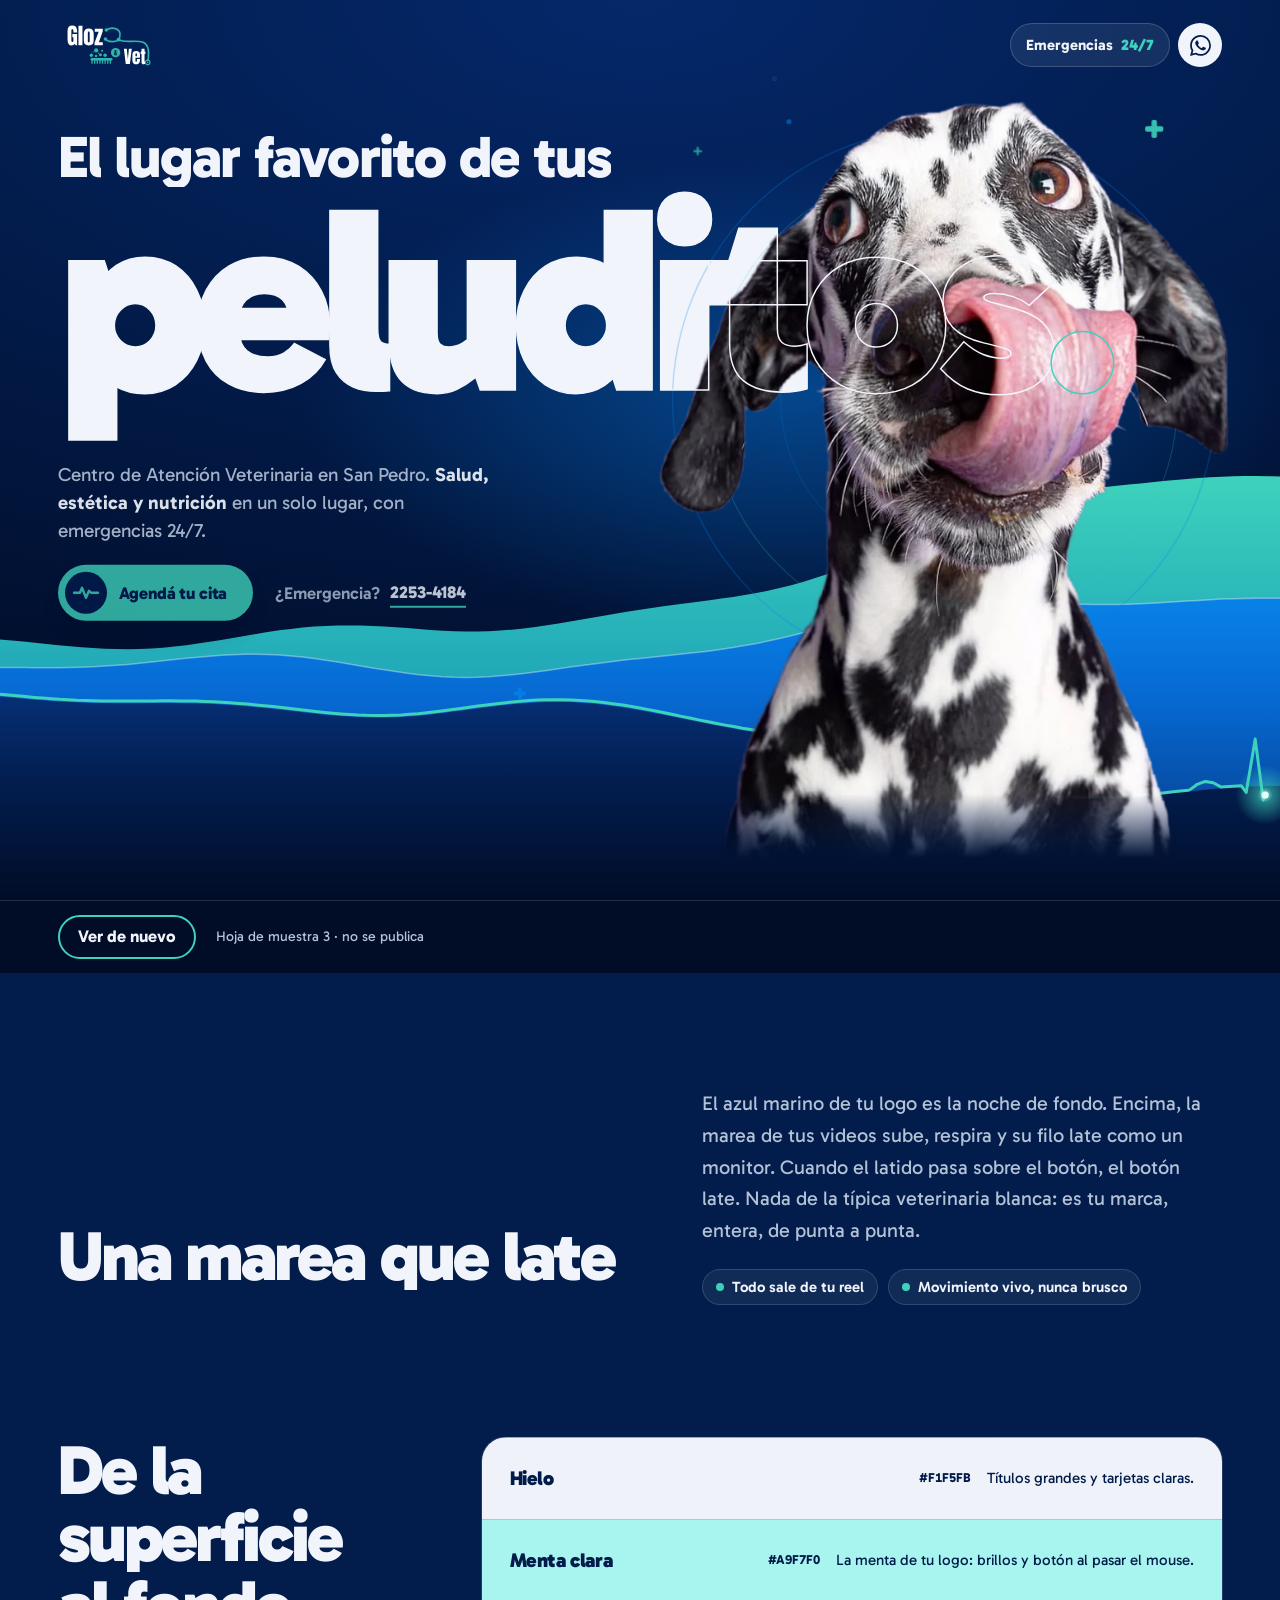
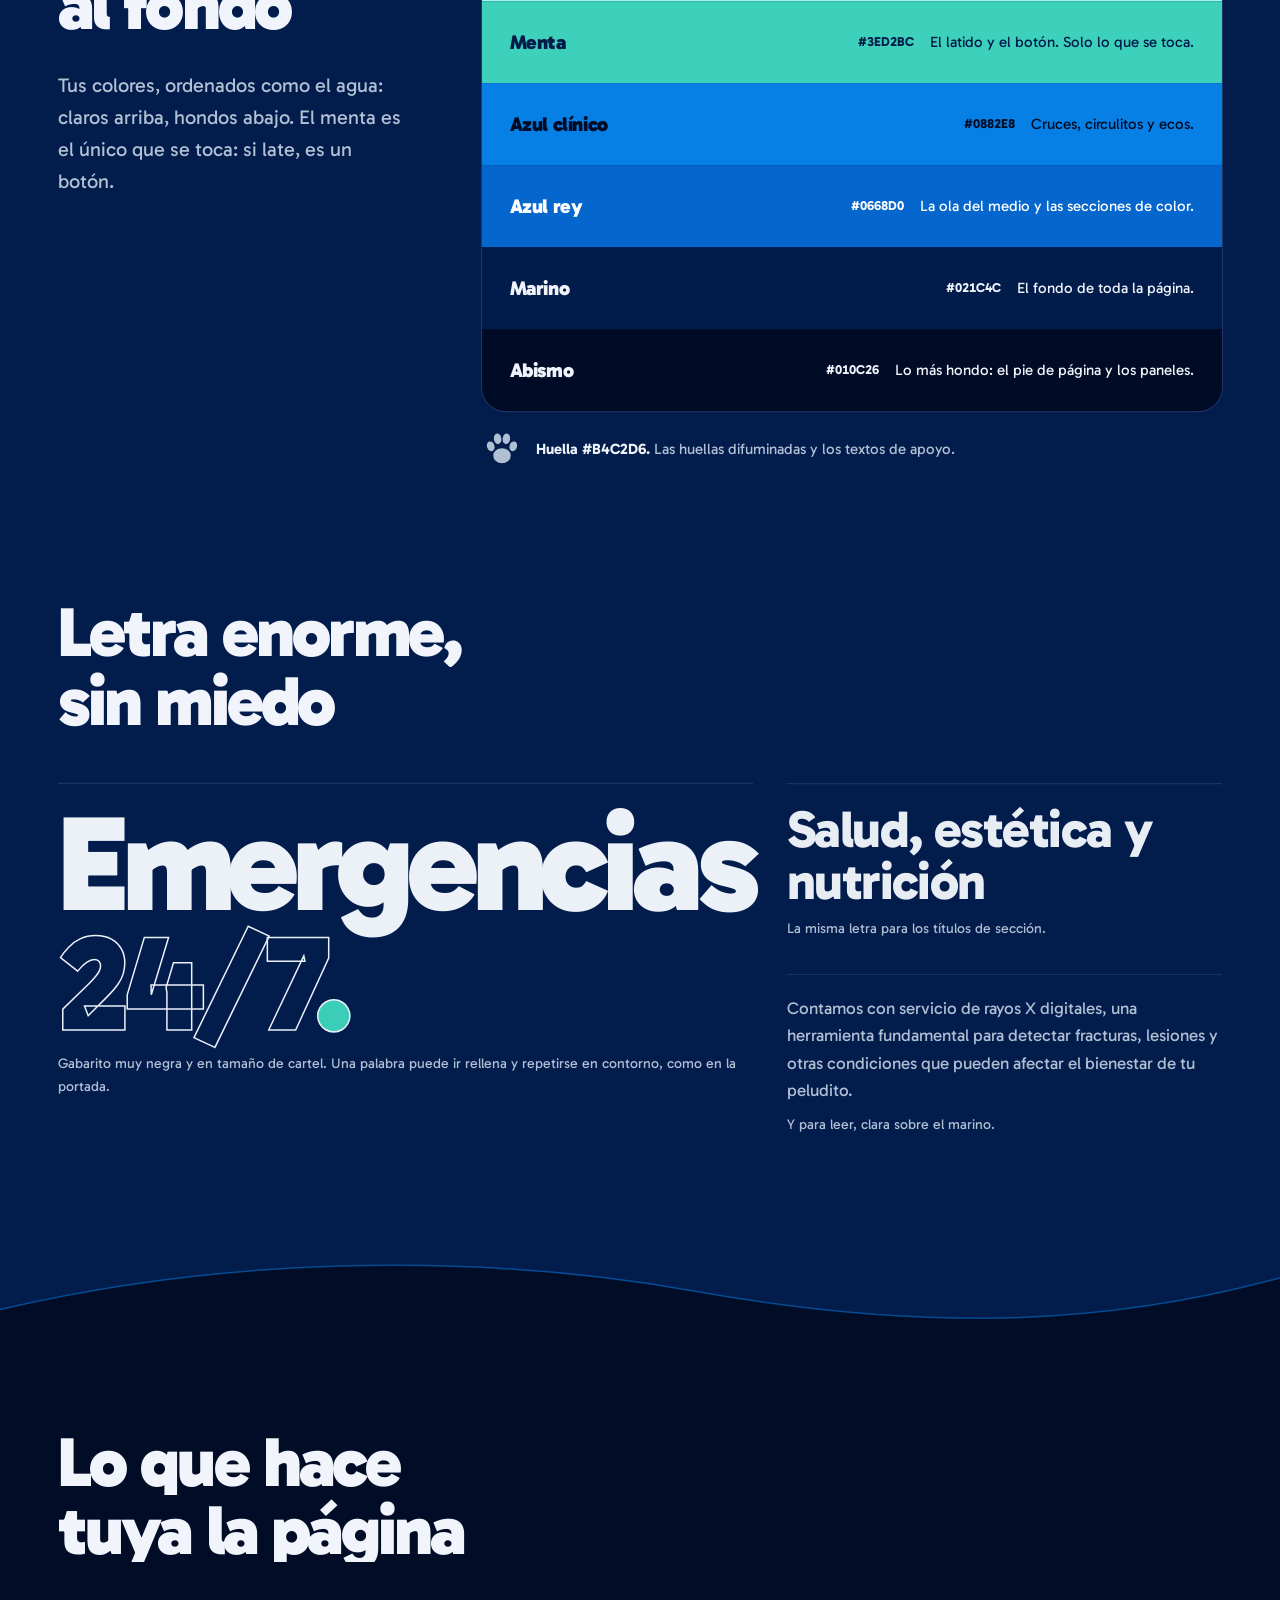
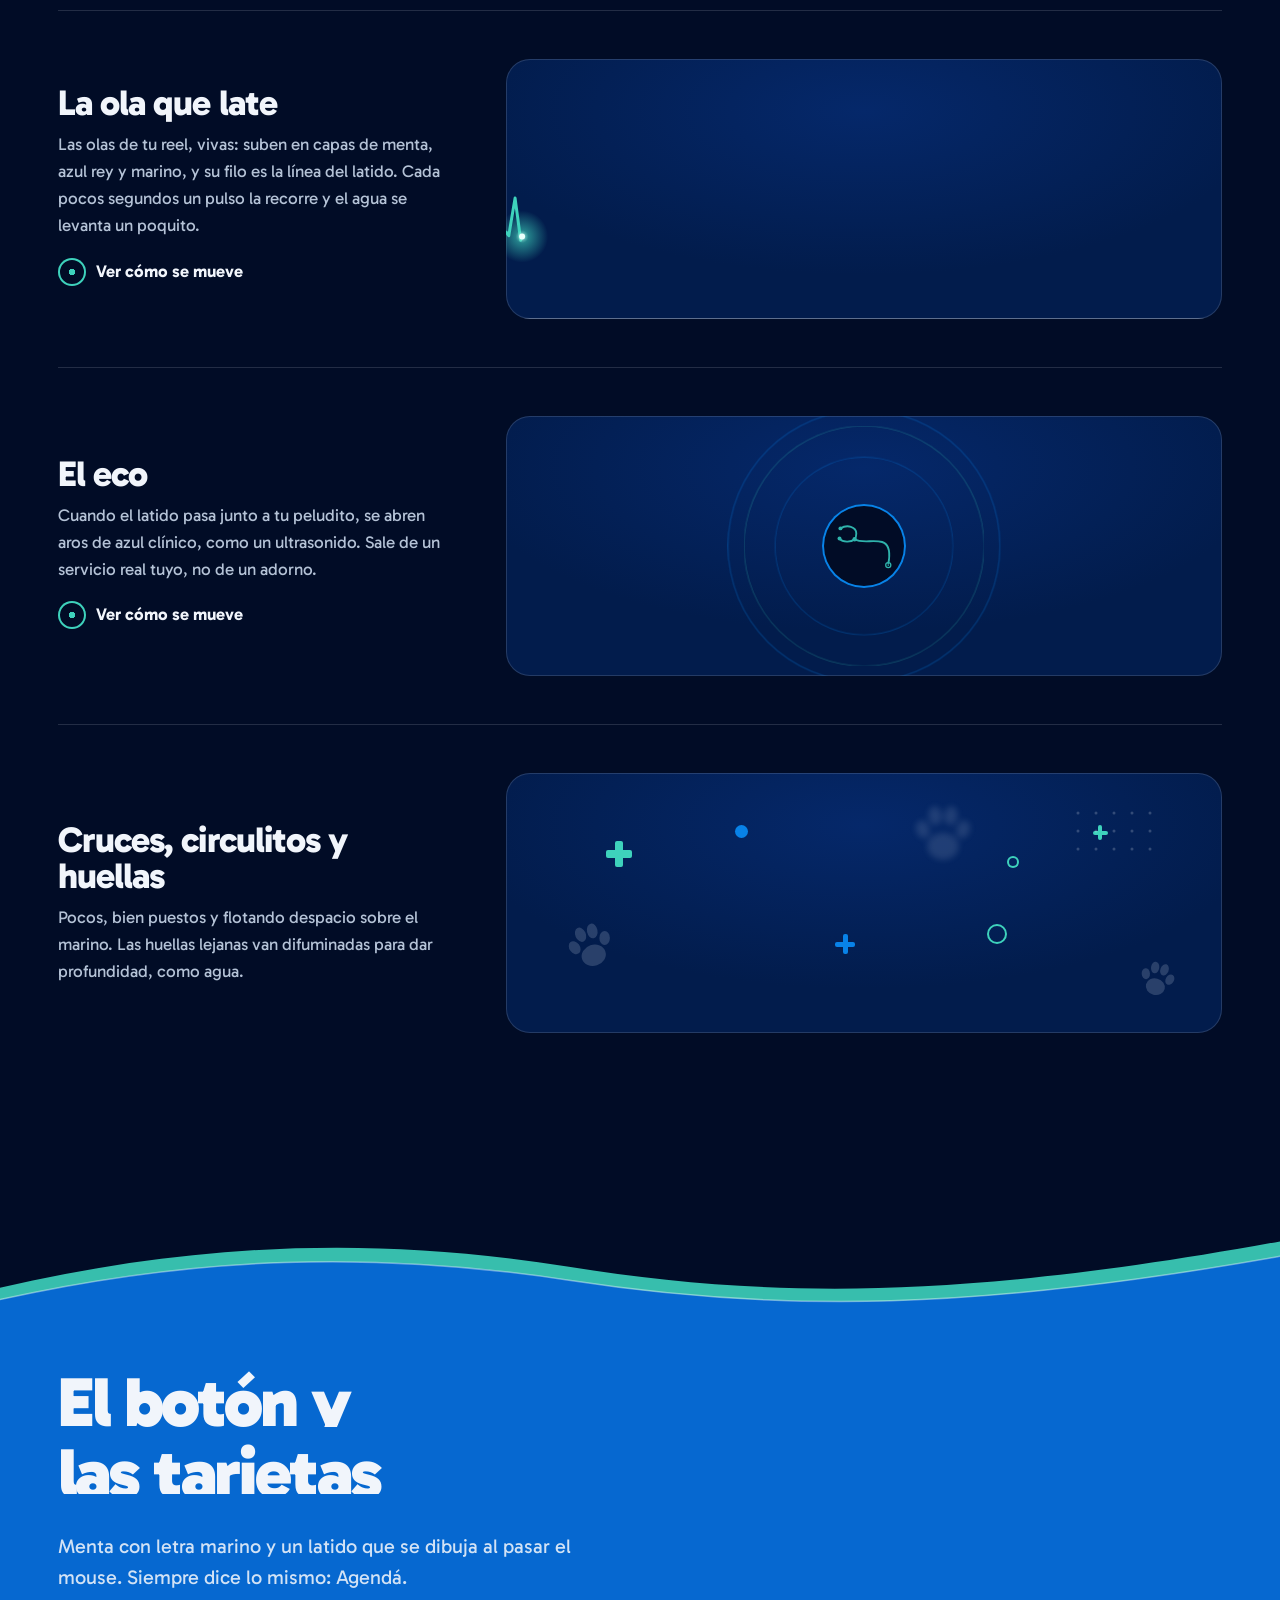
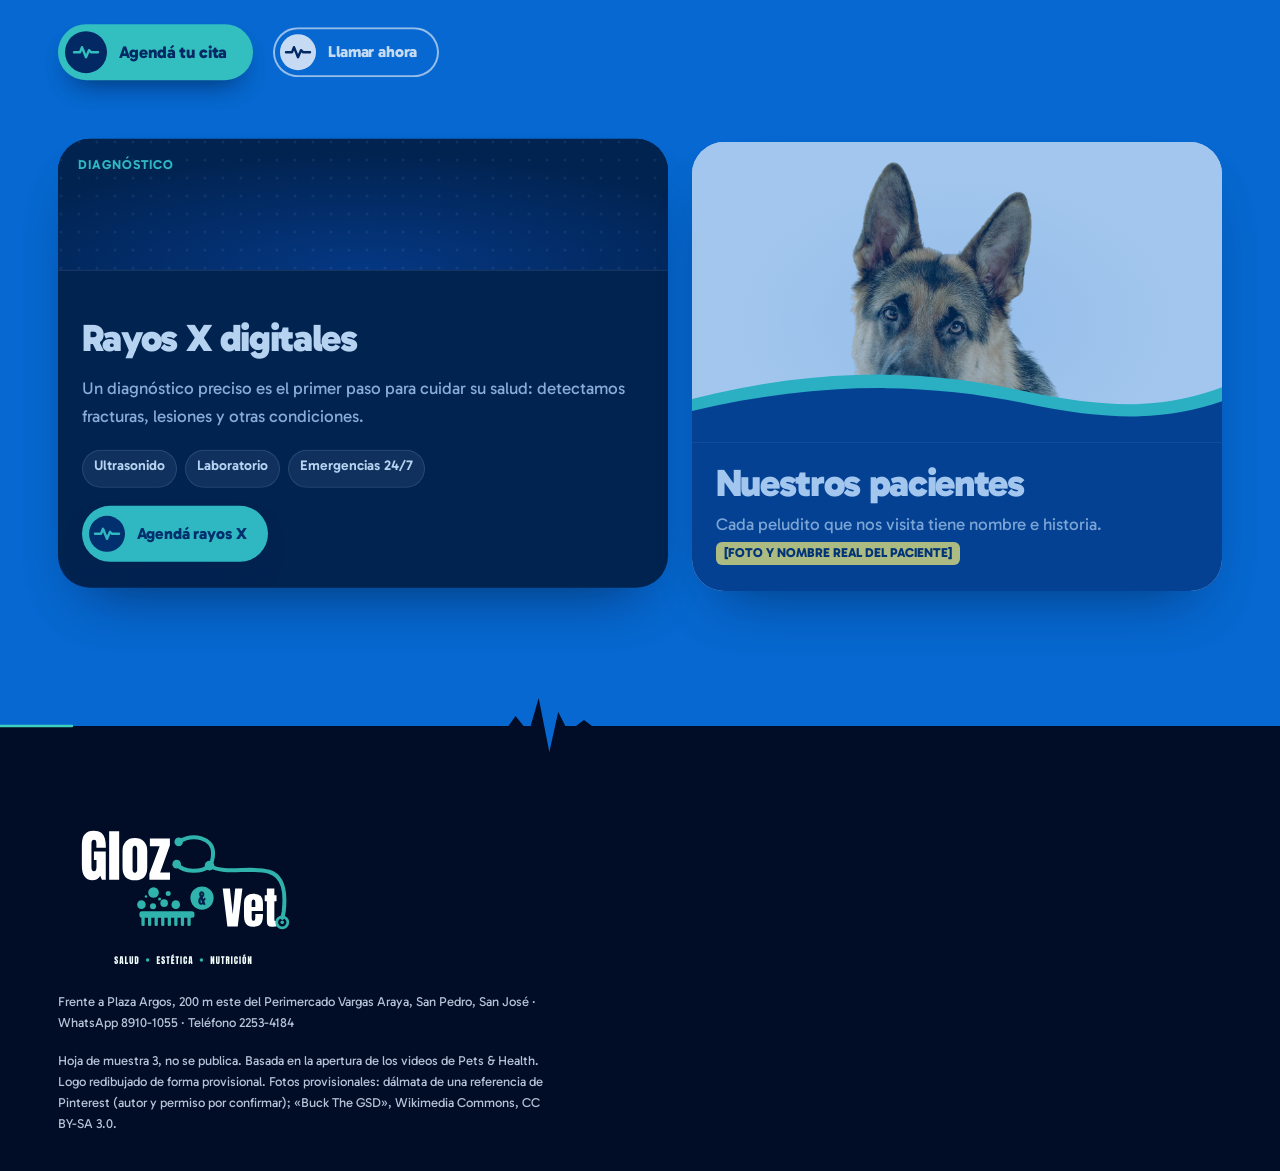
<file: direccion-de-arte-3.html>
<!doctype html>
<html lang="es-CR" class="no-js">
<head>
<meta charset="utf-8">
<meta name="viewport" content="width=device-width, initial-scale=1, viewport-fit=cover">
<title>Pets &amp; Health · Dirección de arte 3</title>
<meta name="robots" content="noindex, nofollow">
<meta name="theme-color" content="#021C4C">
<link rel="icon" href="img/logo/simbolo-estetoscopio.svg" type="image/svg+xml">
<link rel="preload" href="fonts/gabarito-var-latin.woff2" as="font" type="font/woff2" crossorigin>
<style>
@font-face{font-family:"Gabarito";src:url(fonts/gabarito-var-latin.woff2) format("woff2");font-weight:400 900;font-display:swap}

/* Dirección 3 «Marea que late»: el marino es la noche, la marea de su reel respira y su filo late */
:root{
  /* De lo más hondo a la superficie */
  --abismo:#010C26;       /* derivado del marino: pie y fondos hondos */
  --marino:#021C4C;       /* fondo de la página */
  --hondo:#062F75;        /* derivado entre marino y rey: agua del frente */
  --rey:#0668D0;          /* ola media y secciones de color */
  --clinico:#0882E8;      /* cruces, círculos y ecos */
  --menta:#3ED2BC;        /* el latido y la acción */
  --menta-clara:#A9F7F0;  /* menta del logo: brillos */
  --hielo:#F1F5FB;        /* textos grandes y tarjetas claras */
  --huella:#B4C2D6;       /* huellas y texto secundario */

  --texto:var(--hielo);
  --texto-2:var(--huella);
  --linea:rgba(241,245,251,.14);

  --cta:var(--menta);
  --cta-hover:var(--menta-clara);
  --cta-ink:var(--marino);

  --font:"Gabarito",system-ui,-apple-system,"Segoe UI",sans-serif;
  --ease:cubic-bezier(.215,.61,.355,1);
  --ease-io:cubic-bezier(.37,0,.63,1);
  --ease-pop:cubic-bezier(.34,1.4,.64,1);
  --t-hover:.4s;

  --r-xl:32px;--r-lg:24px;--r-md:16px;

  --gutter:clamp(16px,4.5vw,64px);
  --maxw:1280px;
  --section-y:clamp(60px,9vw,128px);

  --puntos:url("data:image/svg+xml,%3Csvg xmlns='http://www.w3.org/2000/svg' width='18' height='18'%3E%3Ccircle cx='3' cy='3' r='1.5' fill='%23F1F5FB'/%3E%3C/svg%3E");
}

*,*::before,*::after{box-sizing:border-box}
html{-webkit-text-size-adjust:100%;background:var(--marino);scrollbar-color:var(--menta) var(--abismo)}
body{margin:0;background:var(--marino);color:var(--texto);font-family:var(--font);font-size:clamp(1rem,.96rem + .2vw,1.0625rem);line-height:1.6;overflow-x:clip;-webkit-font-smoothing:antialiased}
img,svg{display:block;max-width:100%}
a{color:inherit}
::selection{background:var(--menta);color:var(--marino)}
:focus-visible{outline:3px solid var(--menta);outline-offset:3px;border-radius:8px}
.claro :focus-visible{outline-color:var(--marino)}

/* ===== Botón: el latido ===== */
.boton{position:relative;display:inline-flex;align-items:center;gap:12px;min-height:56px;padding:0 26px 0 7px;border-radius:999px;background:var(--cta);color:var(--cta-ink);text-decoration:none;font-weight:800;font-size:1.0625rem;letter-spacing:-.01em;
  box-shadow:0 14px 28px -14px rgba(1,12,38,.85);transition:background var(--t-hover) var(--ease),transform .18s var(--ease),box-shadow var(--t-hover) var(--ease)}
.boton__icono{display:grid;place-items:center;width:42px;height:42px;border-radius:50%;background:var(--marino);flex:none}
.boton__icono svg{width:26px;height:16px;overflow:visible}
.boton__icono path{fill:none;stroke:var(--menta);stroke-width:2.4;stroke-linecap:round;stroke-linejoin:round;stroke-dasharray:60;stroke-dashoffset:0}
.boton:hover{background:var(--cta-hover);box-shadow:0 18px 32px -14px rgba(1,12,38,.9)}
.boton:hover .boton__icono path{animation:pulso 1.1s var(--ease-io) infinite}
.boton:active{transform:scale(.97)}
@keyframes pulso{0%{stroke-dashoffset:60}55%{stroke-dashoffset:0}100%{stroke-dashoffset:-60}}
.boton--contorno{background:transparent;color:var(--hielo);box-shadow:inset 0 0 0 2px rgba(241,245,251,.75)}
.boton--contorno .boton__icono{background:var(--hielo)}
.boton--contorno .boton__icono path{stroke:var(--marino)}
.boton--contorno:hover{background:rgba(241,245,251,.1);box-shadow:inset 0 0 0 2px var(--hielo)}
.boton--chico{min-height:50px;font-size:1rem;padding-right:22px}
.boton--chico .boton__icono{width:36px;height:36px}

.tel{display:inline-flex;align-items:center;gap:10px;min-height:44px;font-weight:600;text-decoration:none;color:var(--texto-2)}
.tel b{color:var(--hielo);font-weight:800;border-bottom:2px solid var(--menta)}
.tel:hover b{border-color:var(--menta-clara)}

/* ===== Decoración de marca ===== */
.cruz{position:absolute;width:var(--t,18px);height:var(--t,18px);color:var(--menta);pointer-events:none}
.cruz::before,.cruz::after{content:"";position:absolute;background:currentColor;border-radius:2px}
.cruz::before{left:36%;right:36%;top:0;bottom:0}
.cruz::after{top:36%;bottom:36%;left:0;right:0}
.cruz--azul{color:var(--clinico)}
.circulo{position:absolute;width:var(--t,10px);height:var(--t,10px);border-radius:50%;background:var(--clinico);pointer-events:none}
.circulo--aro{background:none;box-shadow:inset 0 0 0 2px var(--menta)}
.huella{position:absolute;width:var(--t,64px);height:var(--t,64px);color:var(--huella);opacity:.22;pointer-events:none}
.huella--lejos{filter:blur(3px);opacity:.16}
.rejilla{position:absolute;width:var(--w,120px);height:var(--h,90px);background:var(--puntos) 0 0/18px 18px;opacity:.2;pointer-events:none}

/* ===== Navegación ===== */
.nav{position:absolute;inset:0 0 auto;z-index:20;display:flex;align-items:center;justify-content:space-between;gap:16px;padding:12px var(--gutter)}
.nav__logo{display:block;height:46px}
.nav__logo img{height:100%;width:auto}
.nav__acciones{display:flex;align-items:center;gap:8px}
.nav__urgencia{display:inline-flex;align-items:center;gap:8px;min-height:44px;padding:0 16px;border-radius:999px;background:rgba(241,245,251,.08);box-shadow:inset 0 0 0 1px rgba(241,245,251,.18);color:var(--hielo);text-decoration:none;font-weight:700;font-size:.9375rem}
.nav__urgencia b{color:var(--menta);font-weight:900}
.nav__urgencia:hover{background:rgba(241,245,251,.14)}
.nav__wa{display:grid;place-items:center;width:44px;height:44px;border-radius:50%;background:var(--hielo)}
.nav__wa svg{width:21px;height:21px;fill:var(--marino)}
@media (max-width:520px){.nav__urgencia span{display:none}}

/* ===== Portada ===== */
.portada{position:relative;display:flex;flex-direction:column;min-height:max(100svh,720px);padding:84px var(--gutter) 22px;overflow:hidden;isolation:isolate;
  background:
    radial-gradient(55% 38% at 62% 44%,rgba(8,130,232,.42) 0%,rgba(8,130,232,0) 70%),
    radial-gradient(130% 90% at 50% 0%,#05286A 0%,var(--marino) 46%,var(--abismo) 100%)}
.titulo{position:relative;margin:0;font-weight:900;color:var(--hielo)}
.titulo__linea{display:block;font-weight:800;font-size:clamp(2rem,8.9vw,4.4rem);line-height:1;letter-spacing:-.03em;max-width:12ch}
.pila{position:relative;display:block;margin-top:.04em}
.gigante{display:block;font-size:21.6vw;line-height:.86;letter-spacing:-.055em;white-space:nowrap;padding:0 .04em .06em 0}
.gigante i{font-style:normal;color:var(--menta)}
.gigante--solido{position:relative;z-index:1}
.gigante--contorno{position:absolute;left:0;top:0;z-index:4;color:transparent;-webkit-text-stroke:1.5px var(--hielo);pointer-events:none}
.gigante--contorno i{color:transparent;-webkit-text-stroke-color:var(--menta)}
.gigante .gl-mask{padding:.06em .05em .1em;margin:-.06em -.05em -.1em}

.portada__aire{flex:1 1 auto;min-height:24px}
.portada__pie{position:relative;z-index:5;max-width:30rem}
.portada__sub{margin:0 0 16px;font-size:clamp(1rem,.95rem + .3vw,1.1875rem);line-height:1.45;color:var(--texto-2)}
.portada__sub b{color:var(--hielo);font-weight:700}
.portada__acciones{display:flex;flex-wrap:wrap;align-items:center;gap:6px 22px}

.escena{position:absolute;inset:0;z-index:3;pointer-events:none}
.escena__perro{position:absolute;left:50%;top:var(--perro-top,222px);height:var(--perro-h,min(470px,calc(100% - 330px)));width:auto;max-width:none;transform:translateX(-50%);
  /* Sólido sobre las olas; se desvanece justo debajo del filo del agua (el JS calcula --corte) */
  -webkit-mask-image:linear-gradient(to bottom,#000 var(--corte,72%),transparent calc(var(--corte,72%) + var(--fundido,44px)));
  mask-image:linear-gradient(to bottom,#000 var(--corte,72%),transparent calc(var(--corte,72%) + var(--fundido,44px)))}
.eco{position:absolute;left:var(--eco-x,50%);top:var(--eco-y,38%);width:0;height:0}
.eco span{position:absolute;left:50%;top:50%;width:min(90vw,620px);aspect-ratio:1;border-radius:50%;transform:translate(-50%,-50%) scale(.4);box-shadow:inset 0 0 0 1.5px var(--clinico);opacity:0}
.eco span:nth-child(1){opacity:.35;transform:translate(-50%,-50%) scale(.78)}
.eco span:nth-child(2){opacity:.18;transform:translate(-50%,-50%) scale(1);box-shadow:inset 0 0 0 1px var(--menta)}

.marea{position:absolute;inset:0;width:100%;height:100%;pointer-events:none;overflow:visible}
.marea--atras{z-index:1}
.marea--frente{z-index:2}
.filo{fill:none;stroke:var(--menta);stroke-width:3;stroke-linecap:round;stroke-linejoin:round}
.filo-brillo{fill:none;stroke:#BFFFF3;stroke-width:1.2;opacity:.6}
.decor{position:absolute;inset:0;z-index:3;pointer-events:none}
.d-c1{right:9%;top:13%}.d-c2{left:6%;top:47%}.d-c3{display:none}
.d-p1{right:30%;top:10.5%}.d-a1{display:none}.d-a2{right:5%;top:47%}
.d-h1{left:4%;top:37%}.d-h2{display:none}.d-r1{right:-10px;top:74px}

@media (min-width:900px){
  .portada{padding:128px var(--gutter) 48px;min-height:max(100svh,760px)}
  .nav{padding-top:18px}
  .nav__logo{height:54px}
  .titulo__linea{font-size:min(4.6vw,9svh);max-width:none}
  .gigante{font-size:min(20.6vw,35svh)}
  .portada__aire{flex:0 0 clamp(20px,3svh,40px)}
  .portada__pie{max-width:27rem}
  .escena__perro{left:auto;right:4vw;transform:none;top:var(--perro-top,11svh);height:var(--perro-h,92svh)}
  .eco{--eco-x:72%;--eco-y:40%}
  .d-c2{left:40%;top:auto;bottom:22%}.d-c3{display:block;left:54%;top:16%}
  .d-p1{right:38%;top:13%}.d-a1{display:block;left:60%;top:8%}.d-a2{right:3%;top:50%}
  .d-h1{left:auto;right:44%;top:12%}.d-h2{display:block;left:43%;top:64%;transform:rotate(-18deg)}
  .d-r1{right:3%;top:96px}
}

.muestra__controles{display:flex;flex-wrap:wrap;align-items:center;gap:12px 20px;margin:0;padding:14px var(--gutter);background:var(--abismo);color:var(--hielo);border-top:1px solid var(--linea)}
.repetir{min-height:44px;padding:0 18px;border-radius:999px;border:2px solid var(--menta);background:transparent;color:var(--hielo);font:inherit;font-weight:700;cursor:pointer}
.repetir:hover{background:rgba(62,210,188,.12)}
.muestra__nota{font-size:.875rem;color:var(--texto-2)}

/* ===== Bloques ===== */
.bloque{position:relative;padding:var(--section-y) var(--gutter);overflow:hidden}
.bloque__in{position:relative;max-width:var(--maxw);margin:0 auto}
.abismo{background:var(--abismo)}
.rey{background:var(--rey)}
.h2{margin:0 0 .45em;font-weight:900;font-size:clamp(2.3rem,1.5rem + 3.6vw,4.6rem);line-height:.96;letter-spacing:-.04em;max-width:14ch;text-wrap:balance}
.lead{margin:0;max-width:52ch;font-size:clamp(1.0625rem,1rem + .3vw,1.25rem);color:var(--texto-2)}
.rey .lead{color:var(--hielo)}
.borde{display:block;width:100%;height:clamp(56px,8vw,110px);margin:-1px 0}

/* La idea */
.idea{display:grid;gap:28px}
.idea__dato{display:flex;flex-wrap:wrap;gap:10px}
.idea__dato span{display:inline-flex;align-items:center;gap:8px;min-height:36px;padding:0 14px;border-radius:999px;background:rgba(241,245,251,.07);box-shadow:inset 0 0 0 1px var(--linea);font-size:.9375rem;font-weight:600;color:var(--hielo)}
.idea__dato span::before{content:"";width:8px;height:8px;border-radius:50%;background:var(--menta)}
@media (min-width:900px){.idea{grid-template-columns:1.1fr 1fr;align-items:end;column-gap:72px}}

/* Paleta: de la superficie al fondo */
.hondura{list-style:none;margin:clamp(32px,5vw,52px) 0 0;padding:0;border-radius:var(--r-lg);overflow:hidden;box-shadow:0 0 0 1px var(--linea)}
.capa{position:relative;display:grid;grid-template-columns:1fr auto;align-items:center;gap:2px 16px;min-height:66px;padding:10px 20px;background:var(--c);color:var(--ink)}
.capa__nombre{font-weight:900;font-size:1.25rem;letter-spacing:-.02em;line-height:1.1}
.capa__hex{font-size:.8125rem;font-weight:700;font-variant-numeric:tabular-nums;justify-self:end}
.capa__papel{grid-column:1/-1;font-size:.9375rem;line-height:1.35}
.capa__ola{position:absolute;left:0;right:0;top:-13px;height:14px;width:100%;pointer-events:none}
.capa__ola path{fill:var(--c)}
.hondura__huella{display:flex;align-items:center;gap:14px;margin-top:18px;color:var(--texto-2);font-size:.9375rem}
.hondura__huella svg{width:40px;height:40px;color:var(--huella);flex:none}
.hondura__huella b{color:var(--hielo)}
@media (min-width:900px){
  .paleta-grid{display:grid;grid-template-columns:minmax(0,22rem) 1fr;gap:72px;align-items:start}
  .hondura{margin-top:0}
  .capa{grid-template-columns:12rem 1fr auto;min-height:82px;padding:14px 28px}
  .capa__papel{grid-column:auto}
}

/* Letras */
.letras{display:grid;gap:34px;margin-top:clamp(32px,5vw,48px)}
.letra{display:grid;gap:10px;align-content:start;padding-top:20px;border-top:1px solid var(--linea)}
.letra__nota{margin:0;font-size:.875rem;color:var(--texto-2)}
.muestra-display{margin:0;font-weight:900;font-size:clamp(3.2rem,15vw,8.5rem);line-height:.88;letter-spacing:-.05em}
.muestra-display span{display:block;color:transparent;-webkit-text-stroke:1.5px var(--hielo)}
.muestra-display i{font-style:normal;color:var(--menta)}
.muestra-h2{margin:0;font-weight:800;font-size:clamp(2rem,1.5rem + 2.2vw,3.25rem);line-height:1;letter-spacing:-.03em;max-width:16ch}
.muestra-p{margin:0;max-width:58ch;font-size:1.0625rem;color:var(--texto-2)}
@media (min-width:900px){.letras{grid-template-columns:1.25fr 1fr}.letra--grande{grid-row:span 2}}

/* Elementos */
.elementos{display:grid;margin-top:clamp(28px,5vw,48px)}
.elemento{display:grid;gap:18px;padding:clamp(26px,4vw,48px) 0;border-top:1px solid var(--linea)}
.elemento__texto{display:grid;gap:10px;align-content:start}
.elemento h3{margin:0;font-weight:800;font-size:clamp(1.6rem,1.3rem + 1.2vw,2.25rem);line-height:1;letter-spacing:-.025em}
.elemento p{margin:0;color:var(--texto-2);max-width:44ch}
.ver{justify-self:start;display:inline-flex;align-items:center;gap:10px;min-height:44px;padding:0;border:0;background:none;color:var(--hielo);font:inherit;font-weight:700;cursor:pointer}
.ver::before{content:"";width:28px;height:28px;border-radius:50%;box-shadow:inset 0 0 0 2px var(--menta);background:radial-gradient(circle,var(--menta) 0 3px,transparent 3.5px)}
.no-js .ver{display:none}
.lienzo{position:relative;height:200px;border-radius:var(--r-lg);background:radial-gradient(80% 90% at 50% 20%,#05286A,var(--marino) 70%);overflow:hidden;box-shadow:inset 0 0 0 1px var(--linea)}
.lienzo .eco{--eco-x:50%;--eco-y:50%}
.lienzo .eco span{width:300px}
.eco__centro{position:absolute;left:50%;top:50%;width:84px;height:84px;transform:translate(-50%,-50%);display:grid;place-items:center;border-radius:50%;background:var(--abismo);box-shadow:inset 0 0 0 2px var(--clinico)}
.eco__centro img{width:56px;height:auto}
@media (min-width:900px){.elemento{grid-template-columns:minmax(0,24rem) 1fr;column-gap:64px;align-items:center}.lienzo{height:260px}}

/* Subida de la marea hacia la sección azul rey */
.subida{position:relative;height:clamp(90px,14vw,200px);background:var(--abismo);overflow:hidden}
.subida svg{position:absolute;left:0;bottom:-1px;width:100%;height:100%}

/* Tarjetas */
.botones{display:flex;flex-wrap:wrap;gap:14px 20px;align-items:center;margin-top:28px}
.tarjetas{display:grid;gap:24px;margin-top:clamp(36px,5vw,56px)}
.monitor{position:relative;border-radius:var(--r-xl);background:var(--abismo);overflow:hidden;display:grid;box-shadow:0 30px 60px -30px rgba(1,12,38,.8)}
.monitor__pantalla{position:relative;height:132px;background:radial-gradient(90% 120% at 50% 100%,#05286A,var(--abismo) 75%);border-bottom:1px solid var(--linea)}
.monitor__pantalla .rejilla{inset:0;width:auto;height:auto;opacity:.08}
.monitor__pantalla svg{position:absolute;inset:0;width:100%;height:100%}
.monitor__trazo{fill:none;stroke:var(--menta);stroke-width:2.5;stroke-linecap:round;stroke-linejoin:round;stroke-dasharray:1000;stroke-dashoffset:1000;animation:monitor 3.2s linear infinite}
.no-js .monitor__trazo{stroke-dashoffset:0;animation:none}
@keyframes monitor{0%{stroke-dashoffset:1000}70%{stroke-dashoffset:0;opacity:1}100%{stroke-dashoffset:0;opacity:0}}
.monitor__etiqueta{position:absolute;left:20px;top:16px;font-size:.8125rem;font-weight:700;letter-spacing:.08em;text-transform:uppercase;color:var(--menta)}
.monitor__cuerpo{padding:24px 24px 26px;display:grid;gap:12px;justify-items:start}
.monitor__cuerpo h3,.paciente__cuerpo h3{margin:0;font-weight:900;font-size:clamp(1.8rem,1.3rem + 1.4vw,2.4rem);line-height:1;letter-spacing:-.035em}
.monitor__cuerpo p{margin:0;color:var(--texto-2)}
.chips{list-style:none;margin:2px 0 6px;padding:0;display:flex;flex-wrap:wrap;gap:8px}
.chips li{padding:5px 12px;border-radius:999px;background:rgba(241,245,251,.08);box-shadow:inset 0 0 0 1px var(--linea);font-size:.875rem;font-weight:600}
.paciente{position:relative;border-radius:var(--r-xl);background:var(--hielo);color:var(--marino);overflow:hidden;display:grid;box-shadow:0 30px 60px -30px rgba(1,12,38,.8)}
.paciente__escena{position:relative;height:300px;overflow:hidden;background:radial-gradient(60% 70% at 50% 60%,#DCE8F8,var(--hielo) 70%)}
.paciente__escena img{position:absolute;left:50%;bottom:-30px;height:310px;width:auto;max-width:none;transform:translateX(-50%)}
.paciente__escena svg{position:absolute;left:0;right:0;bottom:-1px;width:100%;height:96px}
.paciente__cuerpo{padding:22px 24px 26px;display:grid;gap:8px;background:var(--hondo);color:var(--hielo)}
.paciente__cuerpo p{margin:0;color:var(--huella)}
.marcador{display:inline-block;padding:1px 8px;border-radius:6px;background:#FFE45C;color:#021C4C;font-weight:800;font-size:.8125rem}
@media (min-width:900px){.tarjetas{grid-template-columns:1.15fr 1fr;align-items:stretch}}

/* Pie */
.pie{position:relative;background:var(--abismo);color:var(--hielo);padding:clamp(28px,5vw,56px) var(--gutter) 36px}
.pie__in{max-width:var(--maxw);margin:0 auto;display:grid;gap:18px;justify-items:start}
.pie__logo{width:min(250px,62vw);height:auto}
.pie p{margin:0;font-size:.8125rem;color:var(--texto-2);max-width:70ch}
.pie__filo{display:block;width:100%;height:64px;margin-top:-1px;background:var(--rey)}
.pie__filo path.fondo{fill:var(--abismo)}
.pie__filo path.trazo{fill:none;stroke:var(--menta);stroke-width:2.5;stroke-linejoin:round;stroke-linecap:round;vector-effect:non-scaling-stroke}

/* Estados ocultos para animar: solo con JS y con rescate */
.js .portada [data-pieza]{visibility:hidden;animation:rescate 0s 5s forwards}
@keyframes rescate{to{visibility:visible}}
@media (prefers-reduced-motion:reduce){
  *,*::before,*::after{animation-duration:.001ms!important;animation-iteration-count:1!important;transition-duration:.001ms!important;transition-delay:0s!important;scroll-behavior:auto!important}
  .js .portada [data-pieza]{visibility:visible;animation:none}
  .monitor__trazo{stroke-dashoffset:0}
}
html.lenis,html.lenis body{height:auto}
.lenis.lenis-smooth{scroll-behavior:auto!important}
.lenis.lenis-stopped{overflow:clip}
</style>
<script>document.documentElement.className=document.documentElement.className.replace('no-js','js');</script>
</head>
<body>

<svg width="0" height="0" style="position:absolute" aria-hidden="true" focusable="false">
  <defs>
    <symbol id="i-wa" viewBox="0 0 24 24"><path d="M17.472 14.382c-.297-.149-1.758-.867-2.03-.967-.273-.099-.471-.148-.67.15-.197.297-.767.966-.94 1.164-.173.199-.347.223-.644.075-.297-.15-1.255-.463-2.39-1.475-.883-.788-1.48-1.761-1.653-2.059-.173-.297-.018-.458.13-.606.134-.133.298-.347.446-.52.149-.174.198-.298.298-.497.099-.198.05-.371-.025-.52-.075-.149-.669-1.612-.916-2.207-.242-.579-.487-.5-.669-.51-.173-.008-.371-.01-.57-.01-.198 0-.52.074-.792.372-.272.297-1.04 1.016-1.04 2.479 0 1.462 1.065 2.875 1.213 3.074.149.198 2.096 3.2 5.077 4.487.709.306 1.262.489 1.694.625.712.227 1.36.195 1.871.118.571-.085 1.758-.719 2.006-1.413.248-.694.248-1.289.173-1.413-.074-.124-.272-.198-.57-.347m-5.421 7.403h-.004a9.87 9.87 0 01-5.031-1.378l-.361-.214-3.741.982.998-3.648-.235-.374a9.86 9.86 0 01-1.51-5.26c.001-5.45 4.436-9.884 9.888-9.884 2.64 0 5.122 1.03 6.988 2.898a9.825 9.825 0 012.893 6.994c-.003 5.45-4.437 9.884-9.885 9.884m8.413-18.297A11.815 11.815 0 0012.05 0C5.495 0 .16 5.335.157 11.892c0 2.096.547 4.142 1.588 5.945L.057 24l6.305-1.654a11.882 11.882 0 005.683 1.448h.005c6.554 0 11.89-5.335 11.893-11.893a11.821 11.821 0 00-3.48-8.413z"/></symbol>
    <symbol id="i-huella" viewBox="0 0 64 64"><g fill="currentColor"><ellipse cx="32" cy="42" rx="14" ry="12"/><ellipse cx="14" cy="27" rx="6" ry="8" transform="rotate(-18 14 27)"/><ellipse cx="25" cy="15" rx="6" ry="8.5" transform="rotate(-6 25 15)"/><ellipse cx="39" cy="15" rx="6" ry="8.5" transform="rotate(6 39 15)"/><ellipse cx="50" cy="27" rx="6" ry="8" transform="rotate(18 50 27)"/></g></symbol>
    <linearGradient id="g-menta" x1="0" y1="0" x2="0" y2="1"><stop offset="0" stop-color="#3ED2BC"/><stop offset=".5" stop-color="#1FA6B8"/><stop offset="1" stop-color="#0668D0"/></linearGradient>
    <linearGradient id="g-rey" x1="0" y1="0" x2="0" y2="1"><stop offset="0" stop-color="#0882E8"/><stop offset=".35" stop-color="#0668D0"/><stop offset="1" stop-color="#062F75"/></linearGradient>
    <linearGradient id="g-hondo" x1="0" y1="0" x2="0" y2="1"><stop offset="0" stop-color="#062F75"/><stop offset=".45" stop-color="#021C4C"/><stop offset="1" stop-color="#010C26"/></linearGradient>
    <radialGradient id="g-brillo"><stop offset="0" stop-color="#BFFFF3" stop-opacity=".95"/><stop offset=".25" stop-color="#3ED2BC" stop-opacity=".55"/><stop offset="1" stop-color="#3ED2BC" stop-opacity="0"/></radialGradient>
  </defs>
</svg>

<!-- ===== Portada (inicio) ===== -->
<header class="nav">
  <a class="nav__logo" href="#inicio" aria-label="Pets &amp; Health, inicio"><img src="img/logo/logo-oscuro.svg" alt="Pets &amp; Health" width="990" height="530"></a>
  <div class="nav__acciones">
    <a class="nav__urgencia" href="tel:+50622534184"><span>Emergencias</span> <b>24/7</b></a>
    <a class="nav__wa" href="https://wa.me/50689101055?text=Hola%20Pets%20%26%20Health%2C%20tengo%20una%20consulta." aria-label="Escribinos por WhatsApp"><svg aria-hidden="true"><use href="#i-wa"/></svg></a>
  </div>
</header>

<main id="inicio">
<section class="portada" data-portada aria-label="Portada">

  <!-- Marea de atrás: menta y azul rey (detrás del perro) -->
  <svg class="marea marea--atras" data-marea-atras data-pieza viewBox="0 0 1000 1000" preserveAspectRatio="none" aria-hidden="true" focusable="false">
    <path data-capa="1" fill="url(#g-menta)" d="M0 1000 L0 640 C 180 610, 300 560, 520 560 C 720 560, 840 470, 1000 430 L1000 1000Z"/>
    <path data-capa="2" fill="url(#g-rey)" d="M0 1000 L0 680 C 200 650, 320 610, 540 605 C 740 600, 850 520, 1000 490 L1000 1000Z"/>
    <path data-gloss fill="none" stroke="#fff" stroke-opacity=".35" stroke-width="1.5" vector-effect="non-scaling-stroke" d="M0 680 C 200 650, 320 610, 540 605 C 740 600, 850 520, 1000 490"/>
  </svg>

  <div class="escena" data-escena>
    <div class="eco" data-eco aria-hidden="true"><span></span><span></span><span></span></div>
    <img class="escena__perro" data-perro data-pieza src="img/dalmata-692.webp" width="692" height="1006" alt="Dálmata lamiéndose la nariz (foto provisional)" fetchpriority="high">
  </div>

  <h1 class="titulo">
    <span class="titulo__linea" data-pieza data-linea>El lugar favorito de tus</span>
    <span class="pila">
      <span class="gigante gigante--solido" data-gigante data-pieza>peluditos<i>.</i></span>
      <span class="gigante gigante--contorno" data-gigante data-pieza aria-hidden="true">peluditos<i>.</i></span>
    </span>
  </h1>

  <div class="portada__aire"></div>

  <!-- Marea del frente: el agua honda tapa el pecho del perro y su filo late -->
  <svg class="marea marea--frente" data-marea-frente data-pieza viewBox="0 0 1000 1000" preserveAspectRatio="none" aria-hidden="true" focusable="false">
    <path data-capa="3" fill="url(#g-hondo)" d="M0 1000 L0 720 C 200 690, 330 655, 560 650 C 760 646, 860 575, 1000 545 L1000 1000Z"/>
    <path class="filo" data-filo vector-effect="non-scaling-stroke" d="M0 720 C 200 690, 330 655, 560 650 C 760 646, 860 575, 1000 545"/>
    <g data-brillo opacity="0"><circle r="30" fill="url(#g-brillo)"/><circle r="3.5" fill="#E9FFFB"/></g>
  </svg>

  <div class="portada__pie" data-pie>
    <p class="portada__sub" data-pieza>Centro de Atención Veterinaria en San Pedro. <b>Salud, estética y nutrición</b> en un solo lugar, con emergencias 24/7.</p>
    <div class="portada__acciones" data-pieza>
      <a class="boton" data-cta href="https://wa.me/50689101055?text=Hola%20Pets%20%26%20Health%2C%20quiero%20agendar%20una%20cita%20para%20mi%20peludito."><span class="boton__icono" aria-hidden="true"><svg viewBox="0 0 26 16"><path d="M1 8h6l2-5 4 10 3-7 2 2h7"/></svg></span>Agendá tu cita</a>
      <a class="tel" href="tel:+50622534184">¿Emergencia? <b>2253-4184</b></a>
    </div>
  </div>

  <div class="decor" data-decor aria-hidden="true">
    <span class="cruz d-c1" style="--t:20px"></span>
    <span class="cruz cruz--azul d-c2" style="--t:15px"></span>
    <span class="cruz d-c3" style="--t:13px"></span>
    <span class="circulo d-p1" style="--t:10px"></span>
    <span class="circulo circulo--aro d-a1" style="--t:13px"></span>
    <span class="circulo circulo--aro d-a2" style="--t:17px"></span>
    <svg class="huella huella--lejos d-h1" style="--t:54px"><use href="#i-huella"/></svg>
    <svg class="huella d-h2" style="--t:44px"><use href="#i-huella"/></svg>
    <span class="rejilla d-r1" style="--w:108px;--h:72px"></span>
  </div>
</section>
<!-- ===== Fin portada ===== -->

<p class="muestra__controles">
  <button type="button" class="repetir" data-ver-de-nuevo>Ver de nuevo</button>
  <span class="muestra__nota" data-aviso-rm hidden>Tenés activado «Reducir movimiento»: ves una versión sin desplazamientos.</span>
  <span class="muestra__nota">Hoja de muestra 3 · no se publica</span>
</p>

<!-- ===== La idea ===== -->
<section class="bloque" aria-labelledby="t-idea">
  <div class="bloque__in idea">
    <h2 class="h2" id="t-idea" data-split>Una marea que late</h2>
    <div>
      <p class="lead" data-reveal>El azul marino de tu logo es la noche de fondo. Encima, la marea de tus videos sube, respira y su filo late como un monitor. Cuando el latido pasa sobre el botón, el botón late. Nada de la típica veterinaria blanca: es tu marca, entera, de punta a punta.</p>
      <p class="idea__dato" data-reveal style="margin-top:22px"><span>Todo sale de tu reel</span><span>Movimiento vivo, nunca brusco</span></p>
    </div>
  </div>
</section>

<!-- ===== Paleta ===== -->
<section class="bloque" aria-labelledby="t-paleta" style="padding-top:0">
  <div class="bloque__in paleta-grid">
    <div>
      <h2 class="h2" id="t-paleta" data-split>De la superficie al fondo</h2>
      <p class="lead" data-reveal>Tus colores, ordenados como el agua: claros arriba, hondos abajo. El menta es el único que se toca: si late, es un botón.</p>
    </div>
    <div>
      <ol class="hondura" data-reveal>
        <li class="capa" style="--c:#F1F5FB;--ink:#021C4C"><span class="capa__nombre">Hielo</span><span class="capa__hex">#F1F5FB</span><span class="capa__papel">Títulos grandes y tarjetas claras.</span></li>
        <li class="capa" style="--c:#A9F7F0;--ink:#021C4C"><span class="capa__nombre">Menta clara</span><span class="capa__hex">#A9F7F0</span><span class="capa__papel">La menta de tu logo: brillos y botón al pasar el mouse.</span></li>
        <li class="capa" style="--c:#3ED2BC;--ink:#021C4C"><span class="capa__nombre">Menta</span><span class="capa__hex">#3ED2BC</span><span class="capa__papel">El latido y el botón. Solo lo que se toca.</span></li>
        <li class="capa" style="--c:#0882E8;--ink:#010C26"><span class="capa__nombre">Azul clínico</span><span class="capa__hex">#0882E8</span><span class="capa__papel">Cruces, circulitos y ecos.</span></li>
        <li class="capa" style="--c:#0668D0;--ink:#FFFFFF"><span class="capa__nombre">Azul rey</span><span class="capa__hex">#0668D0</span><span class="capa__papel">La ola del medio y las secciones de color.</span></li>
        <li class="capa" style="--c:#021C4C;--ink:#F1F5FB"><span class="capa__nombre">Marino</span><span class="capa__hex">#021C4C</span><span class="capa__papel">El fondo de toda la página.</span></li>
        <li class="capa" style="--c:#010C26;--ink:#F1F5FB"><span class="capa__nombre">Abismo</span><span class="capa__hex">#010C26</span><span class="capa__papel">Lo más hondo: el pie de página y los paneles.</span></li>
      </ol>
      <p class="hondura__huella" data-reveal><svg aria-hidden="true"><use href="#i-huella"/></svg><span><b>Huella #B4C2D6.</b> Las huellas difuminadas y los textos de apoyo.</span></p>
    </div>
  </div>
</section>

<!-- ===== Letras ===== -->
<section class="bloque" aria-labelledby="t-letras" style="padding-top:0">
  <div class="bloque__in">
    <h2 class="h2" id="t-letras" data-split>Letra enorme, sin miedo</h2>
    <div class="letras">
      <div class="letra letra--grande" data-reveal>
        <p class="muestra-display">Emergencias <span>24/7<i>.</i></span></p>
        <p class="letra__nota">Gabarito muy negra y en tamaño de cartel. Una palabra puede ir rellena y repetirse en contorno, como en la portada.</p>
      </div>
      <div class="letra" data-reveal>
        <p class="muestra-h2">Salud, estética y nutrición</p>
        <p class="letra__nota">La misma letra para los títulos de sección.</p>
      </div>
      <div class="letra" data-reveal>
        <p class="muestra-p">Contamos con servicio de rayos X digitales, una herramienta fundamental para detectar fracturas, lesiones y otras condiciones que pueden afectar el bienestar de tu peludito.</p>
        <p class="letra__nota">Y para leer, clara sobre el marino.</p>
      </div>
    </div>
  </div>
</section>

<!-- ===== Elementos propios ===== -->
<svg class="borde" viewBox="0 0 1440 110" preserveAspectRatio="none" aria-hidden="true"><path d="M0 110 V64 C 240 10, 520 0, 780 44 C 1040 88, 1240 82, 1440 30 V110Z" fill="#010C26"/><path d="M0 64 C 240 10, 520 0, 780 44 C 1040 88, 1240 82, 1440 30" fill="none" stroke="#0882E8" stroke-opacity=".5" stroke-width="1.5" vector-effect="non-scaling-stroke"/></svg>
<section class="bloque abismo" aria-labelledby="t-elementos" style="padding-top:clamp(40px,6vw,80px);padding-bottom:clamp(24px,4vw,48px)">
  <div class="bloque__in">
    <h2 class="h2" id="t-elementos" data-split>Lo que hace tuya la página</h2>
    <div class="elementos">

      <article class="elemento">
        <div class="elemento__texto">
          <h3>La ola que late</h3>
          <p>Las olas de tu reel, vivas: suben en capas de menta, azul rey y marino, y su filo es la línea del latido. Cada pocos segundos un pulso la recorre y el agua se levanta un poquito.</p>
          <button type="button" class="ver" data-ver-ola>Ver cómo se mueve</button>
        </div>
        <div class="lienzo" data-lienzo-ola aria-hidden="true">
          <svg class="marea marea--atras" data-marea-atras viewBox="0 0 1000 1000" preserveAspectRatio="none">
            <path data-capa="1" fill="url(#g-menta)" d="M0 1000 L0 520 C 250 480, 500 560, 1000 470 L1000 1000Z"/>
            <path data-capa="2" fill="url(#g-rey)" d="M0 1000 L0 580 C 250 540, 500 620, 1000 530 L1000 1000Z"/>
            <path data-gloss fill="none" stroke="#fff" stroke-opacity=".35" stroke-width="1.5" vector-effect="non-scaling-stroke" d="M0 580 C 250 540, 500 620, 1000 530"/>
          </svg>
          <svg class="marea marea--frente" data-marea-frente viewBox="0 0 1000 1000" preserveAspectRatio="none">
            <path data-capa="3" fill="url(#g-hondo)" d="M0 1000 L0 660 C 250 620, 500 700, 1000 610 L1000 1000Z"/>
            <path class="filo" data-filo vector-effect="non-scaling-stroke" d="M0 660 C 250 620, 500 700, 1000 610"/>
            <g data-brillo opacity="0"><circle r="26" fill="url(#g-brillo)"/><circle r="3" fill="#E9FFFB"/></g>
          </svg>
        </div>
      </article>

      <article class="elemento">
        <div class="elemento__texto">
          <h3>El eco</h3>
          <p>Cuando el latido pasa junto a tu peludito, se abren aros de azul clínico, como un ultrasonido. Sale de un servicio real tuyo, no de un adorno.</p>
          <button type="button" class="ver" data-ver-eco>Ver cómo se mueve</button>
        </div>
        <div class="lienzo" aria-hidden="true">
          <div class="eco" data-eco-muestra><span></span><span></span><span></span></div>
          <span class="eco__centro"><img src="img/logo/simbolo-estetoscopio.svg" alt="" width="480" height="390"></span>
        </div>
      </article>

      <article class="elemento">
        <div class="elemento__texto">
          <h3>Cruces, circulitos y huellas</h3>
          <p>Pocos, bien puestos y flotando despacio sobre el marino. Las huellas lejanas van difuminadas para dar profundidad, como agua.</p>
        </div>
        <div class="lienzo" aria-hidden="true" data-confeti>
          <span class="cruz" style="--t:26px;left:14%;top:26%"></span>
          <span class="cruz cruz--azul" style="--t:20px;left:46%;top:62%"></span>
          <span class="cruz" style="--t:15px;right:16%;top:20%"></span>
          <span class="circulo" style="--t:13px;left:32%;top:20%"></span>
          <span class="circulo circulo--aro" style="--t:20px;right:30%;top:58%"></span>
          <span class="circulo circulo--aro" style="--t:12px;left:70%;top:32%"></span>
          <svg class="huella huella--lejos" style="--t:72px;left:56%;top:10%"><use href="#i-huella"/></svg>
          <svg class="huella" style="--t:56px;left:8%;top:56%;transform:rotate(-18deg)"><use href="#i-huella"/></svg>
          <svg class="huella" style="--t:44px;right:6%;bottom:12%;transform:rotate(14deg)"><use href="#i-huella"/></svg>
          <span class="rejilla" style="right:8%;top:14%;--w:90px;--h:54px"></span>
        </div>
      </article>

    </div>
  </div>
</section>

<!-- La marea sube con el scroll y cambia la página a azul rey -->
<div class="subida" data-subida aria-hidden="true">
  <svg viewBox="0 0 1440 240" preserveAspectRatio="none" data-subida-ola>
    <path d="M0 240 V120 C 220 60, 420 50, 640 92 C 880 138, 1100 132, 1440 58 V240Z" fill="#3ED2BC" opacity=".9"/>
    <path d="M0 240 V136 C 220 78, 420 70, 640 110 C 880 154, 1100 150, 1440 78 V240Z" fill="#0668D0"/>
    <path d="M0 136 C 220 78, 420 70, 640 110 C 880 154, 1100 150, 1440 78" fill="none" stroke="#fff" stroke-opacity=".4" stroke-width="1.5" vector-effect="non-scaling-stroke"/>
  </svg>
</div>

<!-- ===== Botones y tarjetas ===== -->
<section class="bloque rey" aria-labelledby="t-prueba" style="padding-top:clamp(24px,4vw,56px)">
  <div class="bloque__in">
    <h2 class="h2" id="t-prueba" data-split>El botón y las tarjetas</h2>
    <p class="lead" data-reveal>Menta con letra marino y un latido que se dibuja al pasar el mouse. Siempre dice lo mismo: Agendá.</p>
    <div class="botones" data-reveal>
      <a class="boton" href="https://wa.me/50689101055?text=Hola%20Pets%20%26%20Health%2C%20quiero%20agendar%20una%20cita."><span class="boton__icono" aria-hidden="true"><svg viewBox="0 0 26 16"><path d="M1 8h6l2-5 4 10 3-7 2 2h7"/></svg></span>Agendá tu cita</a>
      <a class="boton boton--contorno boton--chico" href="tel:+50622534184"><span class="boton__icono" aria-hidden="true"><svg viewBox="0 0 26 16"><path d="M1 8h6l2-5 4 10 3-7 2 2h7"/></svg></span>Llamar ahora</a>
    </div>
    <div class="tarjetas">
      <article class="monitor" data-reveal>
        <div class="monitor__pantalla" aria-hidden="true">
          <span class="rejilla"></span>
          <span class="monitor__etiqueta">Diagnóstico</span>
          <svg viewBox="0 0 400 132" preserveAspectRatio="none"><path class="monitor__trazo" pathLength="1000" d="M0 84 H120 l8 0 l6 -9 l7 9 h7 l7 -38 l10 66 l9 -46 l6 18 h10 l8 -10 l8 10 H400"/></svg>
        </div>
        <div class="monitor__cuerpo">
          <h3>Rayos X digitales</h3>
          <p>Un diagnóstico preciso es el primer paso para cuidar su salud: detectamos fracturas, lesiones y otras condiciones.</p>
          <ul class="chips"><li>Ultrasonido</li><li>Laboratorio</li><li>Emergencias 24/7</li></ul>
          <a class="boton boton--chico" href="https://wa.me/50689101055?text=Hola%20Pets%20%26%20Health%2C%20quiero%20agendar%20rayos%20X%20para%20mi%20peludito."><span class="boton__icono" aria-hidden="true"><svg viewBox="0 0 26 16"><path d="M1 8h6l2-5 4 10 3-7 2 2h7"/></svg></span>Agendá rayos X</a>
        </div>
      </article>
      <article class="paciente claro" data-reveal>
        <div class="paciente__escena">
          <img src="img/pastor-aleman-640.webp" width="640" height="920" alt="Pastor alemán (foto provisional)" loading="lazy">
          <svg viewBox="0 0 400 96" preserveAspectRatio="none" aria-hidden="true"><path d="M0 96 V52 C 90 22, 170 20, 250 44 C 320 64, 360 60, 400 40 V96Z" fill="#3ED2BC"/><path d="M0 96 V64 C 90 36, 170 34, 250 56 C 320 76, 360 72, 400 54 V96Z" fill="#062F75"/></svg>
        </div>
        <div class="paciente__cuerpo">
          <h3>Nuestros pacientes</h3>
          <p>Cada peludito que nos visita tiene nombre e historia. <span class="marcador">[FOTO Y NOMBRE REAL DEL PACIENTE]</span></p>
        </div>
      </article>
    </div>
  </div>
</section>
</main>

<footer>
  <svg class="pie__filo" data-pie-filo viewBox="0 0 1440 64" preserveAspectRatio="none" aria-hidden="true"><path class="fondo" d="M0 64 V34 H560 l12 0 l8 -10 l9 10 h8 l9 -28 l12 54 l10 -40 l8 14 h12 l9 -6 l9 6 H1440 V64Z"/><path class="trazo" d="M0 34 H560 l12 0 l8 -10 l9 10 h8 l9 -28 l12 54 l10 -40 l8 14 h12 l9 -6 l9 6 H1440"/></svg>
  <div class="pie">
    <div class="pie__in">
      <img class="pie__logo" src="img/logo/logo-oscuro-lema.svg" alt="Pets &amp; Health · Salud, Estética, Nutrición" width="990" height="640" loading="lazy">
      <p>Frente a Plaza Argos, 200 m este del Perimercado Vargas Araya, San Pedro, San José · WhatsApp 8910-1055 · Teléfono 2253-4184</p>
      <p>Hoja de muestra 3, no se publica. Basada en la apertura de los videos de Pets &amp; Health. Logo redibujado de forma provisional. Fotos provisionales: dálmata de una referencia de Pinterest (autor y permiso por confirmar); «Buck The GSD», Wikimedia Commons, CC BY-SA 3.0.</p>
    </div>
  </div>
</footer>

<script src="vendor/gsap.min.js"></script>
<script src="vendor/ScrollTrigger.min.js"></script>
<script src="vendor/SplitText.min.js"></script>
<script src="vendor/lenis.min.js"></script>
<script>
(() => {
  'use strict';
  const d = document, html = d.documentElement;
  const $ = (s, c = d) => c.querySelector(s);
  const $$ = (s, c = d) => [...c.querySelectorAll(s)];
  const RM = matchMedia('(prefers-reduced-motion: reduce)').matches;
  const ESCRITORIO = matchMedia('(min-width: 900px)');
  const hasGSAP = typeof window.gsap !== 'undefined' && typeof window.ScrollTrigger !== 'undefined';
  const safe = (fn) => { try { fn(); } catch (e) { console.warn('[muestra3]', e); } };

  // Movimiento de la marca: vivo, sereno y preciso
  const M = { ease: 'power3.out', io: 'sine.inOut', pop: 'back.out(1.4)', dur: 1.15, stagger: 0.06, dist: 40, lerp: 0.08 };

  if (!hasGSAP) { html.classList.remove('js'); $$('[data-ver-de-nuevo],.ver').forEach((b) => (b.hidden = true)); return; }
  gsap.registerPlugin(ScrollTrigger);
  if (window.SplitText) gsap.registerPlugin(SplitText);
  ScrollTrigger.config({ ignoreMobileResize: true });

  /* ---------- La marea que late ----------
     Tres capas de agua que respiran. El filo de la capa del frente es un electrocardiograma:
     un complejo P-QRS-T recorre el filo y, al pasar, dispara el eco y el latido del botón. */
  const ECG = [[-66,0],[-58,-5],[-50,-7],[-42,-5],[-34,0],[-14,0],[-9,7],[0,-46],[8,15],[14,0],[26,0],[34,-8],[42,-11],[50,-8],[58,0]];
  const ecgY = (dx, s) => {
    const x = dx / s;
    if (x <= ECG[0][0] || x >= ECG[ECG.length - 1][0]) return 0;
    for (let i = 1; i < ECG.length; i++) {
      if (x <= ECG[i][0]) { const [x0, y0] = ECG[i - 1], [x1, y1] = ECG[i]; return (y0 + (y1 - y0) * (x - x0) / (x1 - x0)) * s; }
    }
    return 0;
  };

  const crearMarea = (o) => {
    const atras = $('[data-marea-atras]', o.host), frente = $('[data-marea-frente]', o.host);
    const capas = [$('[data-capa="1"]', atras), $('[data-capa="2"]', atras), $('[data-capa="3"]', frente)];
    const gloss = $('[data-gloss]', atras), filo = $('[data-filo]', frente), brillo = $('[data-brillo]', frente);
    const st = { draw: 1, r1: 1, r2: 1, r3: 1, p: o.pInicial ?? 0.6, surge: 0, t: 0, trazando: false };
    let W = 0, H = 0, N = null, pxAntes = null;
    const medir = () => {
      const r = o.host.getBoundingClientRect();
      W = Math.max(1, r.width); H = Math.max(1, r.height);
      [atras, frente].forEach((s) => { s.setAttribute('viewBox', `0 0 ${W} ${H}`); s.setAttribute('preserveAspectRatio', 'none'); });
      N = o.niveles(W, H);
    };
    const suave = (u) => { const [a, b] = N.curva; const k = Math.min(1, Math.max(0, (u - a) / (b - a))); return k * k * (3 - 2 * k); };
    const cresta = (lv, x, i) => {
      const base = lv[0] + (lv[1] - lv[0]) * suave(x / W);
      const A = N.amp * (1 + st.surge * 0.9), L = N.largo;
      return base + A * Math.sin((x / L) * 6.283 + st.t * (0.8 + i * 0.22) + i * 1.7)
                  + A * 0.5 * Math.sin((x / (L * 0.47)) * 6.283 - st.t * (1.1 + i * 0.18) + i);
    };
    const linea = (lv, i, r, prefijo) => {
      const paso = Math.max(6, W / 110); let dd = prefijo;
      for (let x = 0; x <= W + paso; x += paso) { const xx = Math.min(x, W); dd += `L${xx.toFixed(1)} ${(H - (H - cresta(lv, xx, i)) * r).toFixed(1)}`; }
      return dd;
    };
    const pulsoX = () => (st.trazando ? st.draw * W - 10 * N.s : st.p * (W + 260 * N.s) - 130 * N.s);
    const pintar = () => {
      if (!N) return;
      capas[0].setAttribute('d', linea(N.l1, 0, st.r1, `M0 ${H}`) + `L${W} ${H}Z`);
      capas[1].setAttribute('d', linea(N.l2, 1, st.r2, `M0 ${H}`) + `L${W} ${H}Z`);
      capas[2].setAttribute('d', linea(N.l3, 2, st.r3, `M0 ${H}`) + `L${W} ${H}Z`);
      gloss.setAttribute('d', linea(N.l2, 1, st.r2, '').replace(/^L/, 'M'));
      // Filo con el latido
      const lim = st.draw * W, px = pulsoX(), paso = Math.max(5, W / 150), xs = [];
      for (let x = 0; x < lim; x += paso) xs.push(x);
      ECG.forEach(([k]) => { const x = px + k * N.s; if (x > 0 && x < lim) xs.push(x); });
      xs.push(lim); xs.sort((a, b) => a - b);
      let dd = '';
      xs.forEach((x, j) => { dd += `${j ? 'L' : 'M'}${x.toFixed(1)} ${(cresta(N.l3, x, 2) + ecgY(x - px, N.s)).toFixed(1)}`; });
      filo.setAttribute('d', lim > 0 ? dd : 'M0 0');
      const bx = st.trazando ? lim : px;
      const by = cresta(N.l3, bx, 2) + (st.trazando ? ecgY(lim - px, N.s) : -46 * N.s);
      const visible = st.draw > 0 && bx > -20 && bx < W + 20 && (st.trazando || st.draw >= 1);
      brillo.setAttribute('transform', `translate(${bx.toFixed(1)} ${by.toFixed(1)})`);
      brillo.setAttribute('opacity', visible ? 1 : 0);
      // Disparadores al cruzar
      if (o.alCruzar && !st.trazando && pxAntes !== null) o.alCruzar.forEach((c) => { const cx = c.x(); if (pxAntes < cx && px >= cx) c.fn(); });
      pxAntes = px;
    };
    let activo = false;
    const tick = (time, dms) => { if (!activo) return; st.t += Math.min(dms, 60) / 1000; pintar(); };
    const api = { st, medir, pintar,
      encender() { if (RM || activo) return; activo = true; gsap.ticker.add(tick); },
      apagar() { activo = false; gsap.ticker.remove(tick); },
      latir() { gsap.fromTo(st, { surge: 1 }, { surge: 0, duration: 1.8, ease: 'power2.out', overwrite: 'auto' }); },
      get W() { return W; } };
    medir(); pintar();
    if ('ResizeObserver' in window) new ResizeObserver(() => { medir(); pintar(); }).observe(o.host);
    if (!RM && 'IntersectionObserver' in window) {
      new IntersectionObserver(([e]) => { if (e.isIntersecting && !d.hidden) api.encender(); else api.apagar(); }).observe(o.host);
    } else if (!RM) api.encender();
    return api;
  };

  /* ---------- Portada ---------- */
  const portada = $('[data-portada]'), pie = $('[data-pie]'), perro = $('[data-perro]'), cta = $('[data-cta]');
  const relY = (el) => { const a = el.getBoundingClientRect(), b = portada.getBoundingClientRect(); return { top: a.top - b.top, bottom: a.bottom - b.top, left: a.left - b.left, right: a.right - b.left }; };

  // El eco: aros de azul clínico que se abren como un ultrasonido
  const eco = (el) => {
    if (!el || RM) return;
    $$('span', el).forEach((s, i) => {
      gsap.fromTo(s, { scale: 0.35, opacity: 0.7 - i * 0.15 }, { scale: 1.25 + i * 0.12, opacity: 0, duration: 2.2, delay: i * 0.22, ease: 'power2.out', overwrite: true });
    });
  };
  // El botón late cuando el pulso pasa encima
  const latidoBoton = (b) => {
    if (!b || RM) return;
    const ic = $('.boton__icono', b), p = $('path', b);
    gsap.timeline()
      .fromTo(ic, { scale: 1 }, { scale: 1.16, duration: 0.14, ease: 'power2.out' })
      .to(ic, { scale: 1, duration: 0.5, ease: 'elastic.out(1,.45)' })
      .fromTo(p, { strokeDashoffset: 60 }, { strokeDashoffset: 0, duration: 0.6, ease: 'power2.out' }, 0)
      .fromTo(b, { boxShadow: '0 0 0 0 rgba(62,210,188,.55), 0 14px 28px -14px rgba(1,12,38,.85)' }, { boxShadow: '0 0 0 16px rgba(62,210,188,0), 0 14px 28px -14px rgba(1,12,38,.85)', duration: 0.9, ease: 'power2.out', clearProps: 'boxShadow' }, 0);
  };

  let marea = null;
  safe(() => {
    marea = crearMarea({
      host: portada,
      pInicial: 0.62,
      niveles: (W, H) => {
        const pTop = relY(pie).top, pBot = relY(pie).bottom;
        let N;
        if (ESCRITORIO.matches) {
          const izq = Math.min(H - 30, pBot + 90);
          const der = H * 0.88;
          N = { l1: [izq - 66, der - 310], l2: [izq - 36, der - 200], l3: [izq, der], curva: [0.34, 0.96], amp: 9, largo: W * 0.55, s: 1, fundido: 64 };
        } else {
          const f = pTop - 58;
          N = { l1: [f - 60, f - 150], l2: [f - 32, f - 96], l3: [f, f - 14], curva: [0.25, 1], amp: 6, largo: W * 0.9, s: 0.78, fundido: 44 };
        }
        // El perro queda sólido hasta un poco debajo del filo y ahí se desvanece en el agua honda
        const cx = perro.offsetLeft + perro.offsetWidth / 2, u = cx / W;
        const k = Math.min(1, Math.max(0, (u - N.curva[0]) / (N.curva[1] - N.curva[0])));
        const filoY = N.l3[0] + (N.l3[1] - N.l3[0]) * k * k * (3 - 2 * k);
        perro.style.setProperty('--corte', `${Math.round(filoY - perro.offsetTop + 2 * N.amp + 8)}px`);
        perro.style.setProperty('--fundido', `${N.fundido}px`);
        return N;
      },
      alCruzar: [
        { x: () => { const r = relY(perro); return (r.left + r.right) / 2; }, fn: () => { eco($('[data-eco]')); marea.latir(); } },
        { x: () => { const r = relY(cta); return r.left + 28; }, fn: () => latidoBoton(cta) }
      ]
    });
    // El eco se centra en la cabeza del perro
    const centrarEco = () => {
      const r = relY(perro), e = $('[data-eco]');
      e.style.setProperty('--eco-x', `${(r.left + r.right) / 2}px`);
      e.style.setProperty('--eco-y', `${r.top + (r.bottom - r.top) * 0.36}px`);
    };
    centrarEco();
    addEventListener('resize', centrarEco);
    ESCRITORIO.addEventListener('change', () => { marea.medir(); marea.pintar(); centrarEco(); });
  });

  /* ---------- Firma: el monitor traza el filo, la marea sube al ritmo y el peludito emerge ---------- */
  let firma = null, bucle = null, splits = [];
  const empezarBucle = () => {
    if (bucle) bucle.kill();
    marea.st.p = 0;
    bucle = gsap.to(marea.st, { p: 1, duration: 3, ease: 'none', repeat: -1, repeatDelay: 1.4 });
  };
  const firmaPortada = () => {
    if (window.SplitText && !splits.length) {
      splits = [SplitText.create('[data-linea]', { type: 'words', mask: 'words', wordsClass: 'palabra' })];
      $$('[data-gigante]').forEach((g) => splits.push(SplitText.create(g, { type: 'chars', mask: 'chars', charsClass: 'gl' })));
    }
    const palabras = splits[0] ? splits[0].words : [$('[data-linea]')];
    const letrasA = splits[1] ? splits[1].chars : [$('[data-gigante]')];
    const letrasB = splits[2] ? splits[2].chars : [];
    const st = marea.st;
    gsap.set('[data-portada] [data-pieza]', { autoAlpha: 1 });
    return gsap.timeline({ defaults: { ease: M.ease },
        onStart: () => { if (bucle) bucle.kill(); },
        onComplete: () => { st.trazando = false; empezarBucle(); } })
      .add(() => { st.trazando = true; }, 0)
      .fromTo(st, { draw: 0, r1: 0, r2: 0, r3: 0 }, { draw: 1, duration: 2, ease: 'sine.inOut' }, 0)
      .fromTo(palabras, { yPercent: 115 }, { yPercent: 0, duration: M.dur, stagger: M.stagger }, 0.25)
      .fromTo(letrasA, { yPercent: 105 }, { yPercent: 0, duration: 1.2, stagger: 0.045, ease: 'expo.out' }, 0.45)
      .fromTo(letrasB, { yPercent: 105 }, { yPercent: 0, duration: 1.2, stagger: 0.045, ease: 'expo.out' }, 0.45)
      .to(st, { r1: 1, duration: 1.5, ease: 'expo.out' }, 0.75)
      .to(st, { r2: 1, duration: 1.5, ease: 'expo.out' }, 0.88)
      .to(st, { r3: 1, duration: 1.5, ease: 'expo.out' }, 1.0)
      .add(() => marea.latir(), 0.75)
      .fromTo('[data-perro]', { yPercent: 30 }, { yPercent: 0, duration: 1.6, ease: 'expo.out' }, 0.9)
      .fromTo('[data-perro]', { autoAlpha: 0 }, { autoAlpha: 1, duration: 0.18, ease: 'none' }, 0.9)
      .add(() => eco($('[data-eco]')), 1.3)
      .fromTo('.portada__sub', { autoAlpha: 0, y: M.dist }, { autoAlpha: 1, y: 0, duration: M.dur }, 1.35)
      .fromTo('.portada__acciones', { autoAlpha: 0, y: M.dist }, { autoAlpha: 1, y: 0, duration: M.dur }, 1.5)
      .add(() => latidoBoton(cta), 2.05)
      .fromTo('[data-decor] > *', { scale: 0, autoAlpha: 0 }, { scale: 1, autoAlpha: 1, duration: 0.8, stagger: 0.05, ease: M.pop }, 1.6);
  };

  safe(() => {
    const repetir = $('[data-ver-de-nuevo]');
    if (RM) {
      $('[data-aviso-rm]').hidden = false;
      repetir.addEventListener('click', () => gsap.fromTo('[data-portada] [data-pieza]', { autoAlpha: 0 }, { autoAlpha: 1, duration: 0.5, stagger: 0.1, ease: 'none' }));
      return;
    }
    Promise.race([d.fonts ? d.fonts.ready : Promise.resolve(), new Promise((r) => setTimeout(r, 1200))]).then(() => {
      safe(() => { marea.medir(); firma = firmaPortada(); });
      repetir.addEventListener('click', () => { if (firma) firma.restart(); });
    });
  });

  if (RM) { $$('.ver').forEach((b) => (b.hidden = true)); }

  if (!RM) {
    // Flotado lento de la decoración
    safe(() => {
      $$('[data-decor] > *, [data-confeti] > *').forEach((el, i) => {
        gsap.to(el, { y: i % 2 ? -12 : 12, x: i % 3 ? 5 : -5, duration: 7 + (i % 4), ease: M.io, yoyo: true, repeat: -1, delay: i * 0.3 });
      });
      // Con el scroll, el titular gigante se va a la izquierda y el perro baja al agua
      gsap.to('[data-gigante]', { xPercent: -8, ease: 'none', scrollTrigger: { trigger: portada, start: 'top top', end: 'bottom top', scrub: true } });
      gsap.to('.escena', { yPercent: 10, ease: 'none', scrollTrigger: { trigger: portada, start: 'top top', end: 'bottom top', scrub: true } });
    });

    // Scroll suave
    safe(() => {
      if (!window.Lenis) return;
      const lenis = new Lenis({ lerp: M.lerp, smoothWheel: true });
      lenis.on('scroll', ScrollTrigger.update);
      gsap.ticker.add((t) => lenis.raf(t * 1000));
      gsap.ticker.lagSmoothing(0);
    });

    // La marea sube con el scroll hacia la sección azul rey
    safe(() => {
      gsap.fromTo('[data-subida-ola]', { yPercent: 38 }, { yPercent: 0, ease: 'none', scrollTrigger: { trigger: '[data-subida]', start: 'top bottom', end: 'bottom 55%', scrub: true } });
    });

    // El filo del pie se dibuja al llegar
    safe(() => {
      const t = $('[data-pie-filo] .trazo'); const L = t.getTotalLength();
      gsap.fromTo(t, { strokeDasharray: L, strokeDashoffset: L }, { strokeDashoffset: 0, duration: 1.6, ease: 'power2.inOut', scrollTrigger: { trigger: '[data-pie-filo]', start: 'top 92%', once: true } });
    });
  }

  /* ---------- Muestras en la hoja ---------- */
  safe(() => {
    const lienzo = $('[data-lienzo-ola]');
    const mini = crearMarea({ host: lienzo, pInicial: 0.5,
      niveles: (W, H) => ({ l1: [H * 0.44, H * 0.36], l2: [H * 0.54, H * 0.46], l3: [H * 0.66, H * 0.58], curva: [0, 1], amp: 5, largo: W * 0.7, s: 0.7 }) });
    if (RM) return;
    let b = null;
    const correr = () => {
      if (b) b.kill();
      mini.st.p = 0;
      b = gsap.timeline()
        .add(() => { mini.st.trazando = true; })
        .fromTo(mini.st, { draw: 0, r1: 0, r2: 0, r3: 0 }, { draw: 1, duration: 1.6, ease: 'sine.inOut' })
        .to(mini.st, { r1: 1, duration: 1.3, ease: 'expo.out' }, 0.4)
        .to(mini.st, { r2: 1, duration: 1.3, ease: 'expo.out' }, 0.5)
        .to(mini.st, { r3: 1, duration: 1.3, ease: 'expo.out' }, 0.6)
        .add(() => { mini.st.trazando = false; mini.st.p = 0; })
        .to(mini.st, { p: 1, duration: 2.6, ease: 'none', repeat: -1, repeatDelay: 1.1, onRepeat: () => mini.latir() });
    };
    ScrollTrigger.create({ trigger: lienzo, start: 'top 85%', once: true, onEnter: correr });
    $('[data-ver-ola]').addEventListener('click', correr);

    const em = $('[data-eco-muestra]');
    let ecoBucle = null;
    ScrollTrigger.create({ trigger: em, start: 'top 90%', once: true, onEnter: () => { eco(em); ecoBucle = gsap.delayedCall(3, function rep() { eco(em); ecoBucle = gsap.delayedCall(3, rep); }); } });
    $('[data-ver-eco]').addEventListener('click', () => eco(em));
  });

  // Títulos por líneas y revelados
  const titulos = () => safe(() => {
    if (!window.SplitText || RM) return;
    $$('[data-split]').forEach((el) => {
      SplitText.create(el, { type: 'lines', mask: 'lines', linesClass: 'renglon', autoSplit: true,
        onSplit: (self) => gsap.from(self.lines, { yPercent: 115, duration: M.dur, stagger: M.stagger, ease: M.ease, scrollTrigger: { trigger: el, start: 'top 88%', once: true } }) });
    });
  });
  safe(() => {
    if (RM) return;
    gsap.set('[data-reveal]', { autoAlpha: 0, y: M.dist });
    ScrollTrigger.batch('[data-reveal]', { start: 'top 90%', once: true,
      onEnter: (els) => gsap.to(els, { autoAlpha: 1, y: 0, duration: M.dur, stagger: M.stagger, ease: M.ease }) });
  });
  (d.fonts ? d.fonts.ready : Promise.resolve()).then(() => { titulos(); ScrollTrigger.refresh(); });
})();
</script>
</body>
</html>
</file>
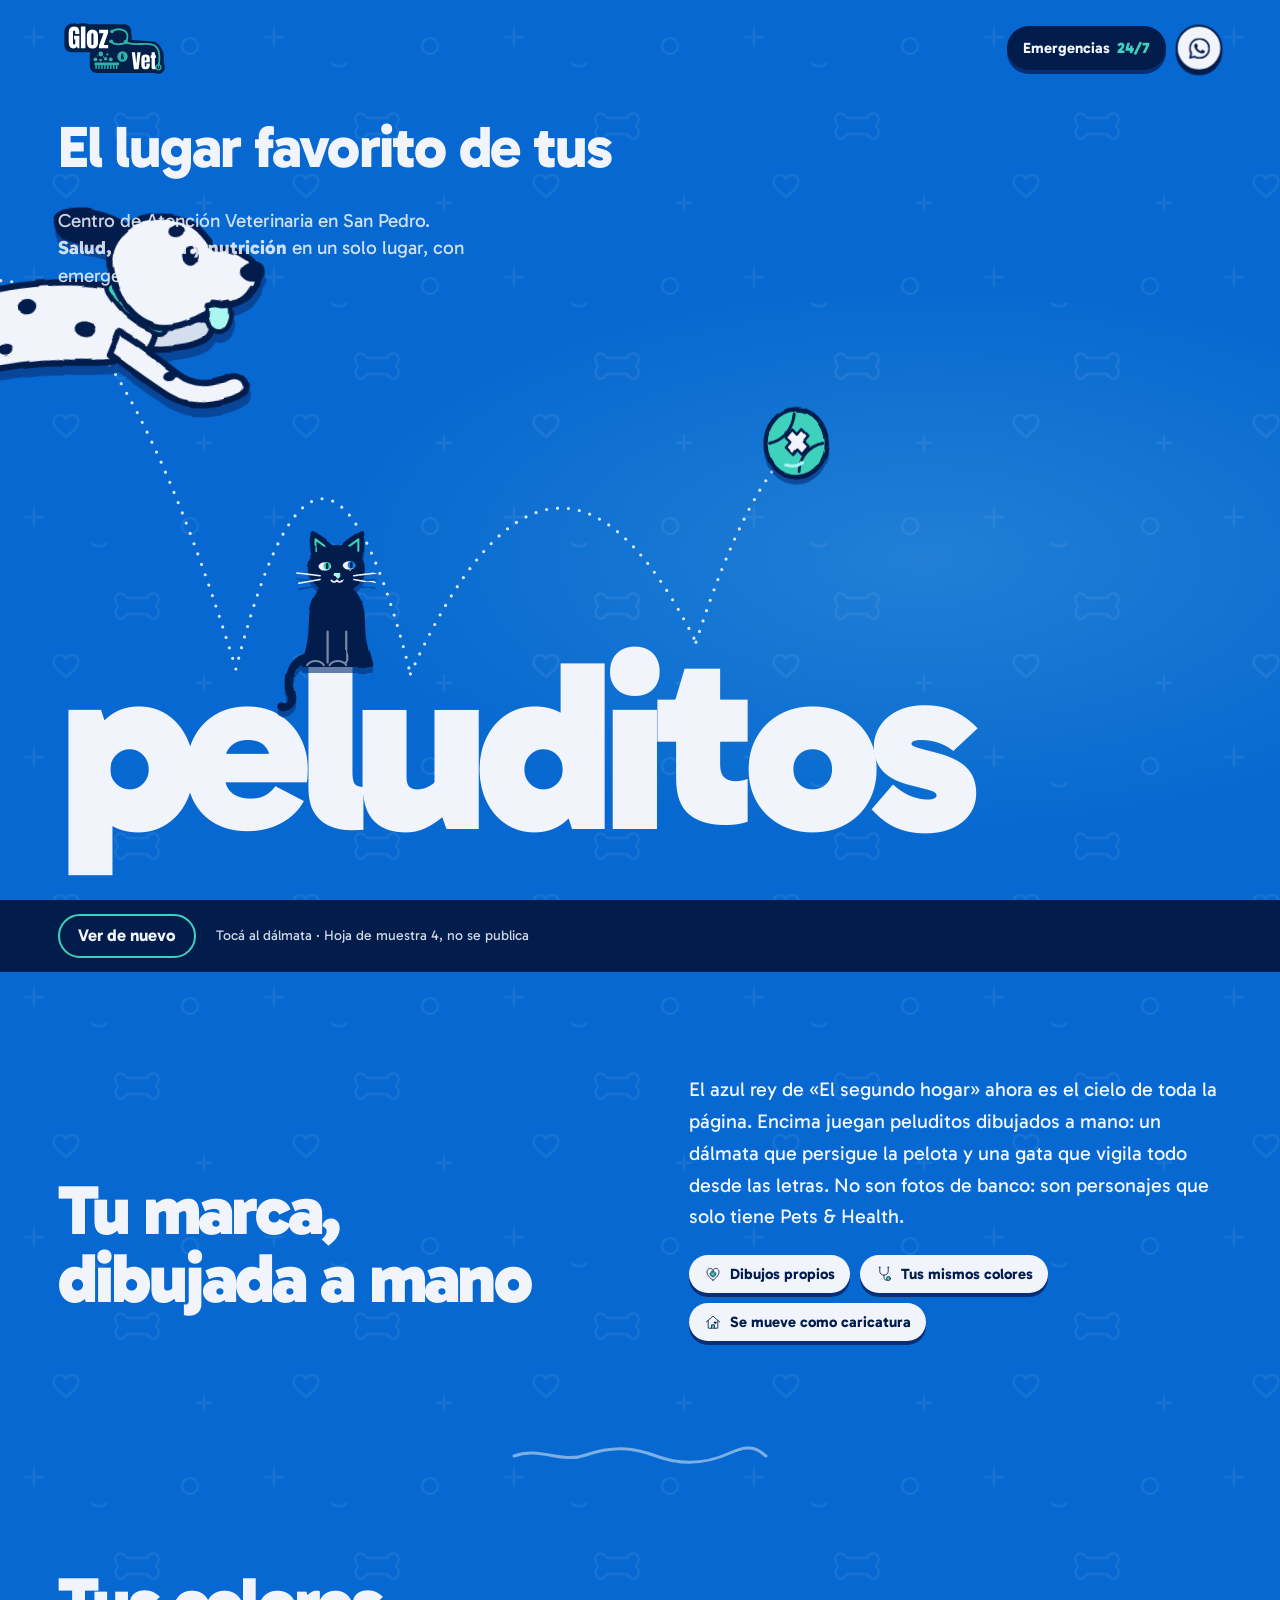
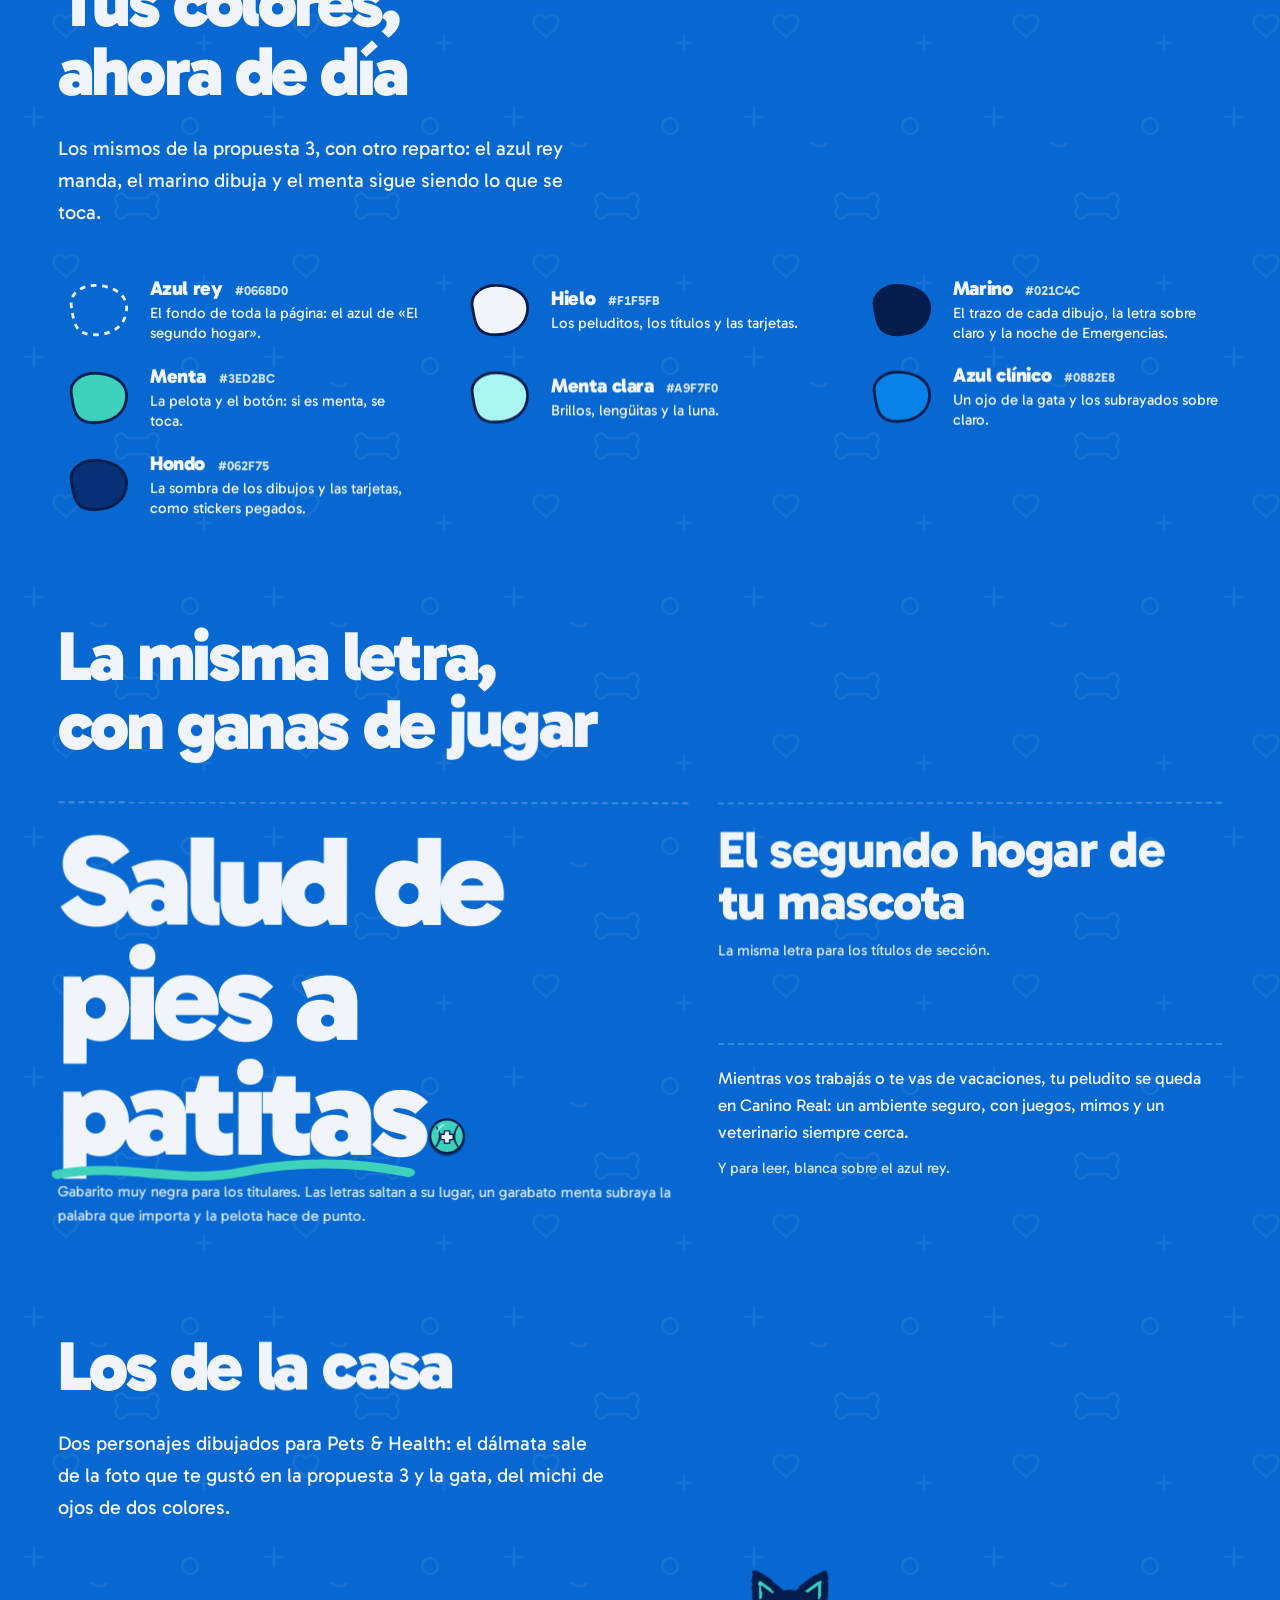
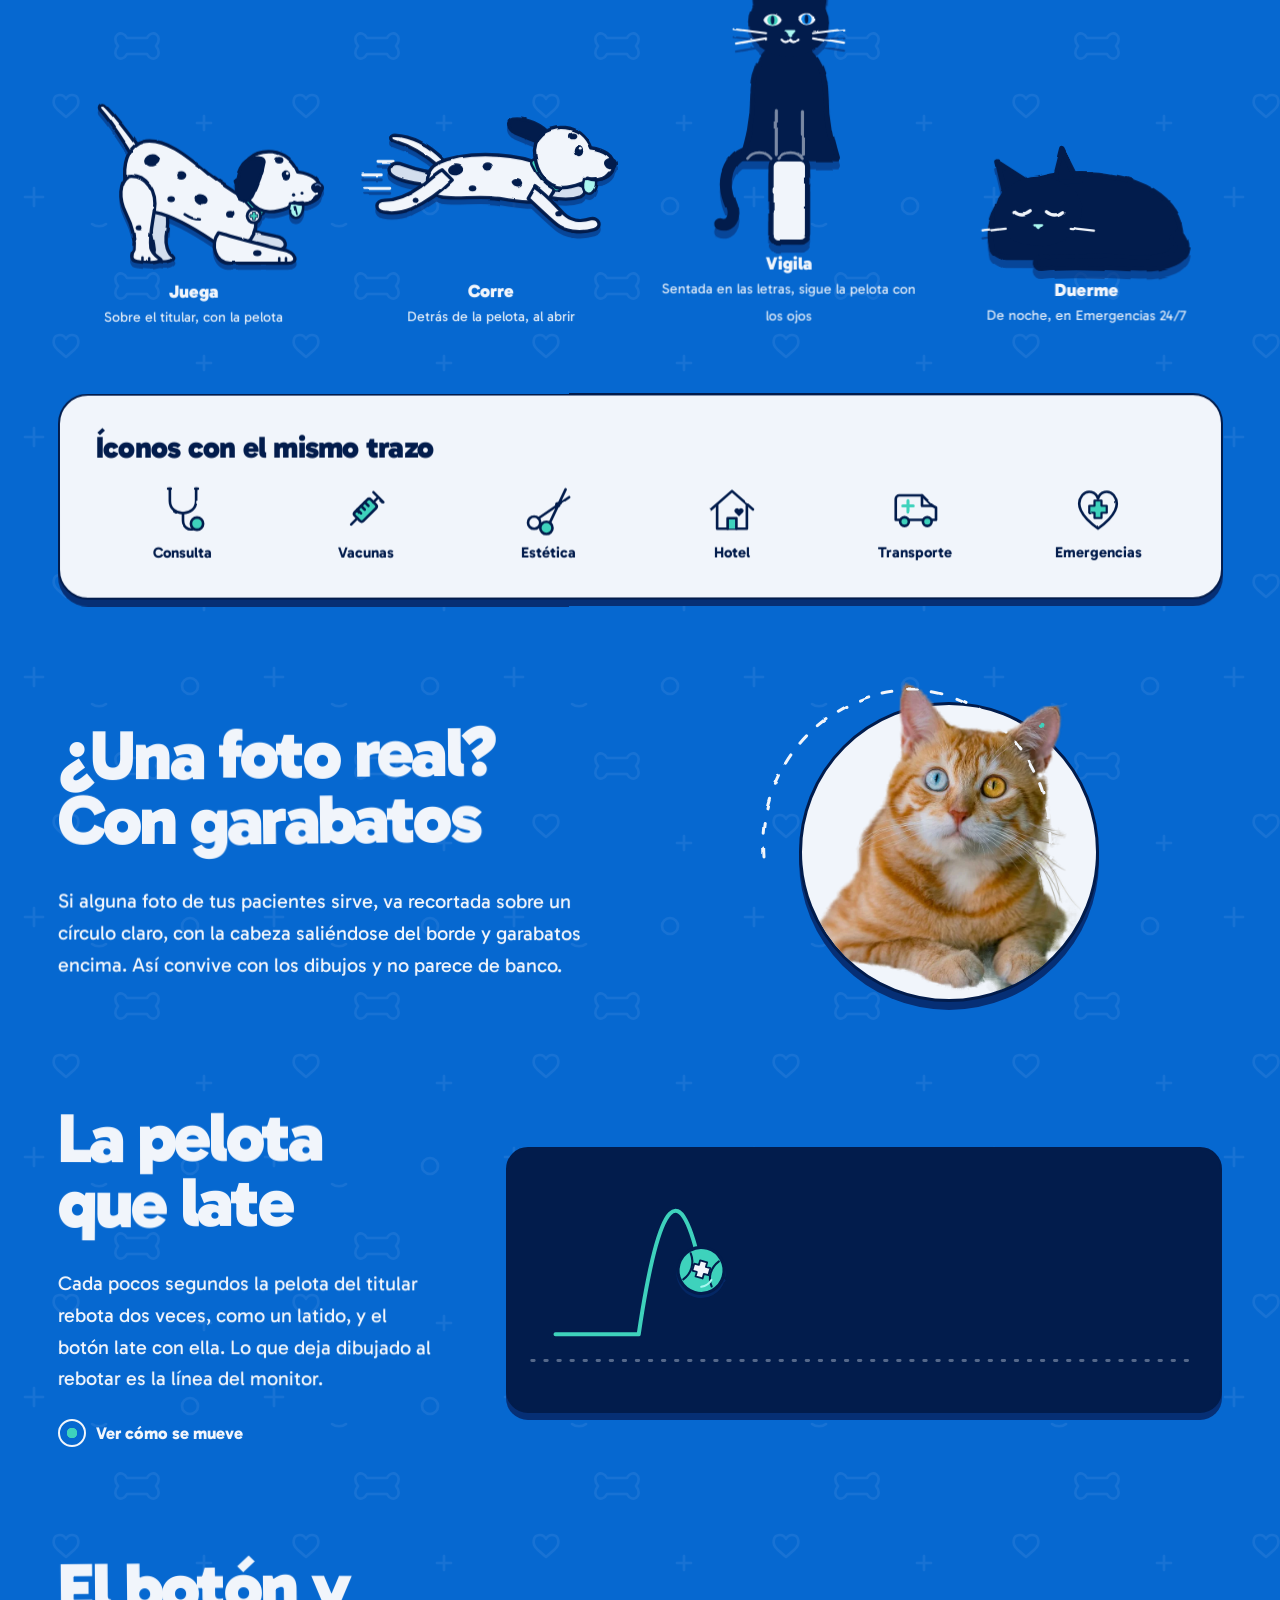
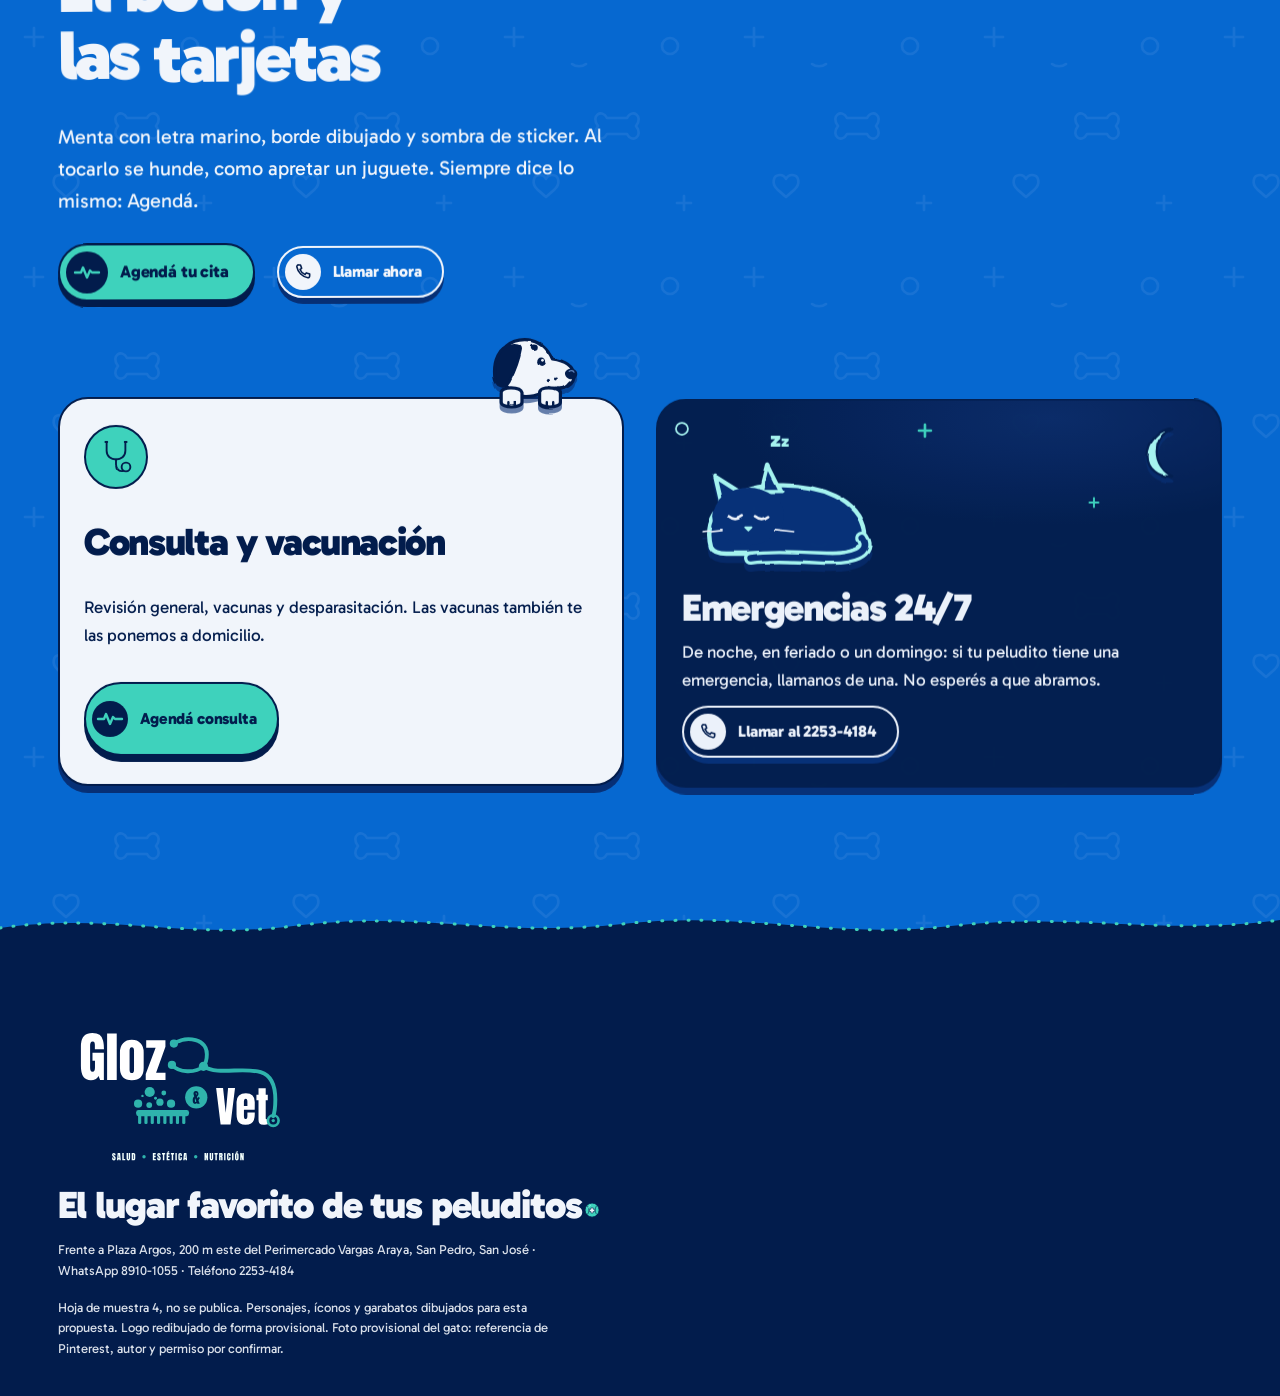
<file: direccion-de-arte-4.html>
<!doctype html>
<html lang="es-CR" class="no-js">
<head>
<meta charset="utf-8">
<meta name="viewport" content="width=device-width, initial-scale=1, viewport-fit=cover">
<title>Pets &amp; Health · Dirección de arte 4</title>
<meta name="robots" content="noindex, nofollow">
<meta name="theme-color" content="#0668D0">
<link rel="icon" href="img/logo/simbolo-estetoscopio.svg" type="image/svg+xml">
<link rel="preload" href="fonts/gabarito-var-latin.woff2" as="font" type="font/woff2" crossorigin>
<style>
@font-face{font-family:"Gabarito";src:url(fonts/gabarito-var-latin.woff2) format("woff2");font-weight:400 900;font-display:swap}

/* Dirección 4 «Recreo»: el azul rey de «El segundo hogar» es el cielo; encima juegan peluditos dibujados a mano */
:root{
  --rey:#0668D0;          /* fondo de toda la página (el azul de «El segundo hogar») */
  --hielo:#F1F5FB;        /* los peluditos, los títulos y las tarjetas */
  --marino:#021C4C;       /* el trazo de cada dibujo y la letra sobre claro */
  --hondo:#062F75;        /* la sombra de los dibujos, como stickers */
  --menta:#3ED2BC;        /* la pelota y el botón: lo que se toca */
  --menta-clara:#A9F7F0;  /* brillos, lengüitas y la luna */
  --clinico:#0882E8;      /* garabatos del fondo y un ojo de la gata */
  --hielo-sombra:#D3DEEE; /* derivado del hielo: patas del lado lejano */

  --texto:var(--hielo);
  --linea:rgba(241,245,251,.22);

  --cta:var(--menta);
  --cta-hover:var(--menta-clara);
  --cta-ink:var(--marino);

  --font:"Gabarito",system-ui,-apple-system,"Segoe UI",sans-serif;
  --ease:cubic-bezier(.16,1,.3,1);
  --ease-pop:cubic-bezier(.34,1.9,.5,1);
  --t-hover:.22s;

  --r-xl:30px;--r-lg:22px;--r-md:14px;
  --trazo:2.5px solid var(--marino);
  --sombra:0 7px 0 var(--hondo);

  --gutter:clamp(16px,4.5vw,64px);
  --maxw:1240px;
  --section-y:clamp(56px,8vw,112px);

  /* Garabatos del fondo: cruces, huesos, corazones y aros, apenas visibles */
  --papel:url("data:image/svg+xml,%3Csvg xmlns='http://www.w3.org/2000/svg' width='240' height='240' fill='none' stroke='%23F1F5FB' stroke-opacity='.075' stroke-width='2.6' stroke-linecap='round' stroke-linejoin='round'%3E%3Cpath d='M34 28v18M25 37h18'/%3E%3Ccircle cx='190' cy='46' r='8'/%3E%3Cpath d='M118 126c-8-10 4-18 9-8h20c5-10 17-2 9 8 8 10-4 18-9 8h-20c-5 10-17 2-9-8z'/%3E%3Cpath d='M58 190c-7-6-5-15 2-15 4 0 6 4 6 4s2-4 6-4c7 0 9 9 2 15l-8 7z'/%3E%3Cpath d='M204 196v14M197 203h14'/%3E%3Cpath d='M92 64c4 3 10 3 14 0'/%3E%3C/svg%3E");
}

*,*::before,*::after{box-sizing:border-box}
html{-webkit-text-size-adjust:100%;background:var(--rey);scrollbar-color:var(--menta) var(--hondo)}
body{margin:0;background:var(--rey) var(--papel) 0 0/240px 240px;color:var(--texto);font-family:var(--font);font-size:clamp(1rem,.96rem + .2vw,1.0625rem);line-height:1.6;overflow-x:clip;-webkit-font-smoothing:antialiased}
img,svg{display:block;max-width:100%}
a{color:inherit}
::selection{background:var(--menta);color:var(--marino)}
:focus-visible{outline:3px solid var(--menta-clara);outline-offset:3px;border-radius:10px}
.claro :focus-visible{outline-color:var(--marino)}
.sr{position:absolute!important;width:1px;height:1px;padding:0;margin:-1px;overflow:hidden;clip:rect(0 0 0 0);white-space:nowrap;border:0}

/* ===== Botón: un juguete que se aprieta ===== */
.boton{position:relative;display:inline-flex;align-items:center;gap:12px;min-height:58px;padding:0 24px 0 6px;border-radius:999px;border:var(--trazo);background:var(--cta);color:var(--cta-ink);text-decoration:none;font-weight:800;font-size:1.0625rem;letter-spacing:-.01em;
  box-shadow:0 6px 0 var(--marino);transition:background var(--t-hover) ease,transform .16s var(--ease),box-shadow .16s var(--ease)}
.boton__icono{display:grid;place-items:center;width:42px;height:42px;border-radius:50%;background:var(--marino);flex:none}
.boton__icono svg{width:26px;height:16px;overflow:visible}
.boton__icono path{fill:none;stroke:var(--menta);stroke-width:2.4;stroke-linecap:round;stroke-linejoin:round;stroke-dasharray:60;stroke-dashoffset:0}
.boton:hover{background:var(--cta-hover);transform:translateY(-2px);box-shadow:0 8px 0 var(--marino)}
.boton:hover .boton__icono path{animation:pulso 1.1s ease-in-out infinite}
.boton:active{transform:translateY(5px);box-shadow:0 1px 0 var(--marino)}
@keyframes pulso{0%{stroke-dashoffset:60}55%{stroke-dashoffset:0}100%{stroke-dashoffset:-60}}
.boton--contorno{background:transparent;color:var(--hielo);border-color:var(--hielo);box-shadow:0 6px 0 var(--hondo)}
.boton--contorno .boton__icono{background:var(--hielo)}
.boton--contorno .boton__icono path{stroke:var(--marino)}
.boton--contorno:hover{background:rgba(241,245,251,.12);box-shadow:0 8px 0 var(--hondo)}
.boton--contorno:active{box-shadow:0 1px 0 var(--hondo)}
.boton--chico{min-height:52px;font-size:1rem;padding-right:20px}
.boton--chico .boton__icono{width:36px;height:36px}
.icono-tel{width:20px!important;height:20px!important;fill:none;stroke:var(--marino);stroke-width:1.9;stroke-linecap:round;stroke-linejoin:round}

.tel{display:inline-flex;align-items:center;gap:8px;min-height:44px;font-weight:600;text-decoration:none;color:var(--hielo)}
.tel b{font-weight:900;text-decoration:underline wavy var(--menta);text-decoration-thickness:2px;text-underline-offset:6px}
.tel:hover b{text-decoration-color:var(--menta-clara)}

/* ===== Navegación ===== */
.nav{position:absolute;inset:0 0 auto;z-index:20;display:flex;align-items:center;justify-content:space-between;gap:12px;padding:12px var(--gutter)}
.nav__logo{display:block;height:48px}
.nav__logo img{height:100%;width:auto}
.nav__acciones{display:flex;align-items:center;gap:10px}
.nav__urgencia{display:inline-flex;align-items:center;gap:7px;min-height:44px;padding:0 16px;border-radius:999px;background:var(--marino);color:var(--hielo);text-decoration:none;font-weight:700;font-size:.9375rem;box-shadow:0 4px 0 var(--hondo);transition:transform .16s var(--ease)}
.nav__urgencia b{color:var(--menta);font-weight:900}
.nav__urgencia:hover{transform:translateY(-2px)}
.nav__wa{display:grid;place-items:center;width:46px;height:46px;border-radius:50%;background:var(--hielo);border:var(--trazo);box-shadow:0 4px 0 var(--marino);transition:transform .16s var(--ease)}
.nav__wa:hover{transform:translateY(-2px) rotate(-8deg)}
.nav__wa svg{width:21px;height:21px;fill:var(--marino)}
@media (max-width:520px){.nav__urgencia span{display:none}}

/* ===== Portada ===== */
.portada{--fs-g:21.4vw;--pw:2.7em;--gw:.62em;
  position:relative;display:flex;flex-direction:column;min-height:max(90svh,680px);padding:94px var(--gutter) 24px;overflow:hidden;isolation:isolate;
  background:radial-gradient(70% 46% at 72% 62%,rgba(169,247,240,.16),rgba(169,247,240,0) 70%)}
.titulo{position:relative;z-index:3;margin:0;display:flex;flex-direction:column;flex:1 1 auto;font-weight:900;color:var(--hielo)}
.titulo__linea{display:block;font-weight:800;font-size:clamp(2rem,10.8vw,4.6rem);line-height:1;letter-spacing:-.03em;max-width:9.5ch;text-wrap:balance}
.titulo__linea .pal{display:inline-block}
.titulo__aire{flex:1 0 auto;min-height:calc(var(--fs-g)*1.5)}
.gigante{position:relative;display:block;align-self:flex-start;font-size:var(--fs-g);line-height:.86;letter-spacing:-.055em;white-space:nowrap}
.gigante__texto{position:relative;z-index:2}
.gigante__texto .gl{display:inline-block;transform-origin:50% 100%}
.bola{position:relative;display:inline-block;width:.3em;height:.3em;margin-left:.03em;vertical-align:baseline;z-index:3}
.bola svg{width:100%;height:100%;overflow:visible;transform-origin:50% 100%}

/* El dálmata y la gata viven sobre las letras: todo se mide en la letra gigante.
   El dálmata va detrás de las letras para que las astas de «d», «i» y «t» se lean delante de sus patas */
.perro{position:absolute;z-index:1;width:var(--pw);left:calc(3.66em - .8875*var(--pw));top:calc(.26em - .65*var(--pw));letter-spacing:0;cursor:pointer;-webkit-tap-highlight-color:transparent}
.perro svg{width:100%;height:auto;overflow:visible}
.perro__salto{position:absolute;left:0;top:0;opacity:0;visibility:hidden}
.globo{position:absolute;width:44%;right:-8%;top:-30%;opacity:0;visibility:hidden;pointer-events:none}
.gata{position:absolute;z-index:3;width:var(--gw);left:calc(1.15em - .5*var(--gw));top:calc(.095em - 1.2*var(--gw));letter-spacing:0}
.gata svg{width:100%;height:auto;overflow:visible}

/* El dálmata termina sentado de frente, mirándote. Celular: sobre «itos», en el mismo lugar donde juega.
   Las patas quedan sobre la letra baja (.51em sobre la línea base); .0692 es el aire bajo las patas del dibujo */
.portada{--sw:1.85em}
.sentado{position:absolute;z-index:1;width:var(--sw);left:calc(4.2em - var(--sw));bottom:calc(.6em - .0692*var(--sw));letter-spacing:0;cursor:pointer;-webkit-tap-highlight-color:transparent}
.sentado svg{width:100%;height:auto;overflow:visible}
.sentado .globo{width:58%;left:-40%;right:auto;top:0}
html:not(.js) .perro{display:none}
@media (prefers-reduced-motion:reduce){.perro{display:none}}

.estela{position:absolute;inset:0;width:100%;height:100%;z-index:2;pointer-events:none}
.estela path{fill:none;stroke:var(--hielo);stroke-width:3.2;stroke-linecap:round;stroke-dasharray:0 11;opacity:.9}

.portada__pie{position:relative;z-index:4;margin-top:22px;max-width:30rem}
.portada__sub{margin:0 0 16px;font-size:clamp(1rem,.95rem + .3vw,1.1875rem);line-height:1.45;color:var(--hielo)}
.portada__sub b{font-weight:800}
.portada__acciones{display:flex;flex-wrap:wrap;align-items:center;gap:10px 22px}

.decor{position:absolute;inset:0;z-index:1;pointer-events:none}
.garabato{position:absolute;width:var(--t,32px);height:var(--t,32px);overflow:visible}
.d1{right:7%;top:17%}.d2{right:30%;top:23%;transform:rotate(-12deg)}.d3{left:52%;top:13.5%}.d4{right:5%;top:33%;transform:rotate(18deg)}.d5{left:3%;top:46%;transform:rotate(-20deg)}.d6{display:none}

@media (min-width:900px){
  .portada{--fs-g:min(19vw,30svh);--pw:2.05em;--gw:.46em;--f1:min(4.6vw,8.4svh);
    display:grid;grid-template-rows:auto 1fr;padding:118px var(--gutter) calc(var(--fs-g)*.2);min-height:max(100svh,720px)}
  .nav{padding-top:18px}
  .nav__logo{height:60px}
  .titulo{grid-area:1/1/3/2}
  .titulo__linea{font-size:var(--f1);max-width:none;white-space:nowrap}
  .titulo__aire{min-height:calc(var(--fs-g)*1.25)}
  .portada__pie{grid-area:1/1/2/2;align-self:start;margin-top:calc(var(--f1) + 26px);max-width:26rem}
  .d1{right:8%;top:20%}.d2{right:34%;top:17%}.d3{left:46%;top:36%}.d4{right:3.5%;top:46%}.d5{left:auto;right:46%;top:24%}.d6{display:block;right:20%;top:11%}
  /* Escritorio: el perrito llena el hueco a la derecha de «peluditos.».
     Si cabe a la derecha (--libre ≥ --sw) se sienta en el piso, centrado en el hueco;
     si no cabe (pantallas menos anchas), se sube a «tos.» con la orilla derecha junto a la pelota.
     clamp(0px, x*1000, tope) hace de interruptor: 0 si no cabe, el tope si cabe. 4.07em = ancho de «peluditos.» */
  .portada{--sw:min(1.65em,400px,52svh)}
  .sentado{--libre:calc(100vw - 2*var(--gutter) - 16px - 4.07em);--cabe:calc((var(--libre) - var(--sw))*1000);
    left:calc(4.12em - var(--sw) + clamp(0px, var(--cabe), (var(--libre) + var(--sw))/2 - .05em));
    bottom:calc(.6em - .0692*var(--sw) - clamp(0px, var(--cabe), .51em))}
}

.muestra__controles{display:flex;flex-wrap:wrap;align-items:center;gap:10px 20px;margin:0;padding:14px var(--gutter);background:var(--marino);color:var(--hielo)}
.repetir{min-height:44px;padding:0 18px;border-radius:999px;border:2px solid var(--menta);background:transparent;color:var(--hielo);font:inherit;font-weight:700;cursor:pointer}
.repetir:hover{background:rgba(62,210,188,.14)}
.muestra__nota{font-size:.875rem;color:var(--hielo);opacity:.85}

/* ===== Bloques ===== */
.bloque{position:relative;padding:var(--section-y) var(--gutter)}
.bloque__in{position:relative;max-width:var(--maxw);margin:0 auto}
.h2{margin:0 0 .4em;font-weight:900;font-size:clamp(2.3rem,1.5rem + 3.6vw,4.4rem);line-height:.98;letter-spacing:-.04em;max-width:14ch;text-wrap:balance}
.h2 .palabra{will-change:transform}
.lead{margin:0;max-width:50ch;font-size:clamp(1.0625rem,1rem + .3vw,1.25rem);color:var(--hielo)}
.chips{list-style:none;margin:22px 0 0;padding:0;display:flex;flex-wrap:wrap;gap:10px}
.chips li{display:inline-flex;align-items:center;gap:8px;min-height:38px;padding:0 15px;border-radius:999px;background:var(--hielo);color:var(--marino);font-size:.9375rem;font-weight:700;box-shadow:0 4px 0 var(--hondo)}
.chips li svg{width:18px;height:18px}
.raya{display:block;width:min(260px,60%);height:22px;margin:0 auto;overflow:visible}
.raya path{fill:none;stroke:var(--hielo);stroke-width:3;stroke-linecap:round;opacity:.5}

/* La idea */
.idea{display:grid;gap:26px}
@media (min-width:900px){.idea{grid-template-columns:1.05fr 1fr;align-items:end;column-gap:72px}}

/* Paleta */
.manchas{list-style:none;margin:clamp(28px,5vw,48px) 0 0;padding:0;display:grid;gap:14px}
.mancha{display:grid;grid-template-columns:76px 1fr;align-items:center;gap:4px 16px}
.mancha svg{grid-row:span 2;width:76px;height:60px;overflow:visible}
.mancha__nombre{align-self:end;font-weight:900;font-size:1.25rem;line-height:1.1;letter-spacing:-.02em}
.mancha__nombre small{margin-left:8px;font-size:.8125rem;font-weight:700;opacity:.85;font-variant-numeric:tabular-nums;letter-spacing:0}
.mancha__papel{align-self:start;font-size:.9375rem;line-height:1.35}
@media (min-width:700px){.manchas{grid-template-columns:1fr 1fr;column-gap:40px;row-gap:22px}}
@media (min-width:1100px){.manchas{grid-template-columns:repeat(3,1fr)}}

/* Letras */
.letras{display:grid;gap:30px;margin-top:clamp(28px,5vw,44px)}
.letra{display:grid;gap:10px;align-content:start;padding-top:20px;border-top:2px dashed var(--linea)}
.letra__nota{margin:0;font-size:.9375rem;opacity:.9}
.muestra-display{position:relative;margin:0;font-weight:900;font-size:clamp(3rem,14vw,8rem);line-height:.9;letter-spacing:-.05em}
.subrayado{position:relative;display:inline-block}
.subrayado svg{position:absolute;left:-2%;bottom:-.16em;width:104%;height:.3em;overflow:visible}
.subrayado path{fill:none;stroke:var(--menta);stroke-width:7;stroke-linecap:round}
.muestra-display .bola{margin-left:.04em}
.muestra-h2{margin:0;font-weight:800;font-size:clamp(2rem,1.5rem + 2.2vw,3.25rem);line-height:1;letter-spacing:-.03em;max-width:16ch}
.muestra-p{margin:0;max-width:56ch;font-size:1.0625rem}
@media (min-width:900px){.letras{grid-template-columns:1.25fr 1fr}.letra--grande{grid-row:span 2}}

/* Elenco */
.elenco{list-style:none;margin:clamp(28px,5vw,48px) 0 0;padding:0;display:grid;grid-template-columns:1fr 1fr;gap:28px 18px}
.personaje{display:grid;justify-items:center;align-content:end;gap:10px;text-align:center}
.personaje svg{width:100%;height:auto;overflow:visible}
.personaje--gata svg{width:58%}
.personaje b{display:block;font-size:1.125rem;font-weight:900;line-height:1.1}
.personaje span{font-size:.875rem;opacity:.9;line-height:1.3}
.personaje .cola-css{transform-box:fill-box;transform-origin:85% 92%}
.personaje:hover .cola-css{animation:menear .16s ease-in-out infinite alternate}
@keyframes menear{from{transform:rotate(-10deg)}to{transform:rotate(12deg)}}
@media (min-width:900px){.elenco{grid-template-columns:repeat(4,1fr);gap:28px}}

.iconos{margin-top:clamp(36px,6vw,64px);padding:clamp(22px,4vw,36px);border-radius:var(--r-xl);background:var(--hielo);color:var(--marino);border:var(--trazo);box-shadow:var(--sombra)}
.iconos h3{margin:0 0 18px;font-size:clamp(1.4rem,1.2rem + .9vw,1.9rem);font-weight:900;line-height:1.05;letter-spacing:-.025em}
.iconos ul{list-style:none;margin:0;padding:0;display:grid;grid-template-columns:repeat(3,1fr);gap:18px 10px}
.iconos li{display:grid;justify-items:center;gap:6px;text-align:center;font-size:.9375rem;font-weight:700;line-height:1.2}
.iconos svg{width:56px;height:56px;overflow:visible}
@media (min-width:900px){.iconos ul{grid-template-columns:repeat(6,1fr)}}

/* Foto real con garabatos */
.foto{display:grid;gap:28px;align-items:center}
.pegatina{position:relative;width:min(300px,78vw);aspect-ratio:1;margin:28px auto 0}
.pegatina__fondo{position:absolute;inset:0;border-radius:50%;background:var(--hielo);border:3px solid var(--marino);box-shadow:0 8px 0 var(--hondo)}
/* La foto se recorta abajo con el círculo y la cabeza se sale por arriba */
.pegatina__foto{position:absolute;inset:0;clip-path:inset(-60% 3px 3px 3px round 0 0 min(147px,calc(39vw - 3px)) min(147px,calc(39vw - 3px)))}
.pegatina__foto img{position:absolute;left:6%;bottom:0;width:88%;height:auto}
.pegatina__garabatos{position:absolute;inset:-14%;width:128%;height:128%;overflow:visible;pointer-events:none}
.pegatina__garabatos path,.pegatina__garabatos circle{fill:none;stroke-linecap:round;stroke-linejoin:round}
@media (min-width:900px){.foto{grid-template-columns:1fr 1fr;column-gap:72px}.pegatina{margin-top:0}}

/* La pelota que late */
.lienzo{position:relative;margin-top:24px;border-radius:var(--r-lg);background:var(--marino);border:var(--trazo);box-shadow:var(--sombra);overflow:hidden}
.lienzo svg{width:100%;height:auto}
.lienzo__piso{fill:none;stroke:rgba(241,245,251,.35);stroke-width:2.5;stroke-linecap:round;stroke-dasharray:2 9}
.lienzo__estela{fill:none;stroke:var(--menta);stroke-width:3.4;stroke-linecap:round;stroke-linejoin:round}
.ver{display:inline-flex;align-items:center;gap:10px;min-height:44px;margin-top:14px;padding:0;border:0;background:none;color:var(--hielo);font:inherit;font-weight:800;cursor:pointer}
.ver::before{content:"";width:28px;height:28px;border-radius:50%;border:2.5px solid var(--hielo);background:radial-gradient(circle,var(--menta) 0 5px,transparent 5.5px)}
.no-js .ver{display:none}
.movimiento{display:grid;gap:10px}
@media (min-width:900px){.movimiento{grid-template-columns:minmax(0,24rem) 1fr;column-gap:64px;align-items:center}.lienzo{margin-top:0}}

/* Botón y tarjetas */
.botones{display:flex;flex-wrap:wrap;gap:18px 22px;align-items:center;margin-top:26px}
.tarjetas{display:grid;gap:34px;margin-top:clamp(70px,9vw,96px)}
.tarjeta{position:relative;border-radius:var(--r-xl);border:var(--trazo);box-shadow:var(--sombra);padding:26px 24px 28px;display:grid;gap:12px;justify-items:start}
.tarjeta h3{margin:0;font-weight:900;font-size:clamp(1.8rem,1.3rem + 1.4vw,2.4rem);line-height:1;letter-spacing:-.035em}
.tarjeta p{margin:0}
.tarjeta--clara{background:var(--hielo);color:var(--marino)}
.tarjeta__icono{display:grid;place-items:center;width:64px;height:64px;border-radius:50%;background:var(--menta);border:var(--trazo)}
.tarjeta__icono svg{width:40px;height:40px;overflow:visible}
.tarjeta__asoma{position:absolute;right:20px;top:-80px;width:136px;height:auto;overflow:visible;pointer-events:none}
.tarjeta__asoma .cabeza-css{transform-box:fill-box;transform-origin:30% 90%;transition:transform .45s var(--ease-pop)}
.tarjeta--clara:hover .tarjeta__asoma .cabeza-css{transform:rotate(-12deg)}
.enlace{display:inline-flex;align-items:center;gap:6px;min-height:44px;font-weight:800;text-decoration:underline wavy var(--clinico);text-decoration-thickness:2px;text-underline-offset:6px}
.tarjeta--noche{background:var(--marino);color:var(--hielo);padding-top:0;overflow:hidden}
.noche{position:relative;width:calc(100% + 48px);margin:0 -24px 6px;height:170px;background:radial-gradient(80% 90% at 70% 10%,#0A2A66,var(--marino) 70%)}
.noche svg{position:absolute;overflow:visible}
.noche__luna{width:62px;right:26px;top:20px}
.noche__gata{width:min(220px,62%);left:20px;bottom:6px}
.noche__estrella{width:var(--t,16px);height:var(--t,16px)}
.zz{position:absolute;left:112px;top:28px;font-weight:900;color:var(--menta-clara);font-size:1.4rem;line-height:1}
.zz span{display:inline-block;animation:zz 2.6s ease-in-out infinite}
.zz span:nth-child(2){font-size:.75em;animation-delay:.5s}
@keyframes zz{0%,100%{transform:translateY(0);opacity:.35}50%{transform:translateY(-8px);opacity:1}}
@media (min-width:900px){.tarjetas{grid-template-columns:1fr 1fr;align-items:stretch;column-gap:32px}}

/* Pie */
.pie{position:relative;background:var(--marino);color:var(--hielo);padding:clamp(28px,5vw,56px) var(--gutter) 36px}
.pie__ola{display:block;width:100%;height:clamp(40px,6vw,70px);margin-bottom:-1px}
.pie__in{max-width:var(--maxw);margin:0 auto;display:grid;gap:16px;justify-items:start}
.pie__logo{width:min(240px,62vw);height:auto}
.pie__lema{margin:0;font-weight:900;font-size:clamp(1.6rem,1.2rem + 1.6vw,2.4rem);line-height:1;letter-spacing:-.03em}
.pie__lema .bola{width:.42em;height:.42em;margin-left:.06em}
.pie p{margin:0;font-size:.8125rem;max-width:70ch;opacity:.9}
.pie p.pie__lema{opacity:1;font-size:clamp(1.6rem,1.2rem + 1.6vw,2.4rem)}

/* Estados ocultos para animar: solo con JS y con rescate */
.js .portada [data-pieza],.js .nav [data-pieza]{visibility:hidden;animation:rescate 0s 5s forwards}
@keyframes rescate{to{visibility:visible}}
@media (prefers-reduced-motion:no-preference){
  .pie__lema .bola svg{animation:badum 4.2s ease-in-out 1s infinite}
}
@keyframes badum{0%,30%,100%{transform:translateY(0)}6%{transform:translateY(-60%)}12%{transform:translateY(0) scale(1.12,.86)}17%{transform:translateY(-28%)}22%{transform:translateY(0) scale(1.06,.94)}}
@media (prefers-reduced-motion:reduce){
  *,*::before,*::after{animation-duration:.001ms!important;animation-iteration-count:1!important;transition-duration:.001ms!important;transition-delay:0s!important;scroll-behavior:auto!important}
  .js .portada [data-pieza],.js .nav [data-pieza]{visibility:visible;animation:none}
}
html.lenis,html.lenis body{height:auto}
.lenis.lenis-smooth{scroll-behavior:auto!important}
.lenis.lenis-stopped{overflow:clip}
</style>
<script>document.documentElement.className=document.documentElement.className.replace('no-js','js');</script>
</head>
<body>

<!-- ===== Dibujos de la marca (símbolos reutilizables) ===== -->
<svg width="0" height="0" style="position:absolute" aria-hidden="true" focusable="false">
  <defs>
    <!-- Trazo a mano: el borde tiembla un poquito y deja sombra de sticker -->
    <filter id="f-trazo" x="-12%" y="-12%" width="124%" height="128%" color-interpolation-filters="sRGB">
      <feTurbulence data-hervor type="fractalNoise" baseFrequency="0.04" numOctaves="2" seed="3" result="n"/>
      <feDisplacementMap in="SourceGraphic" in2="n" scale="3.2" xChannelSelector="R" yChannelSelector="G" result="d"/>
      <feOffset in="d" dx="0" dy="6" result="o"/>
      <feFlood flood-color="#062F75" flood-opacity=".6"/>
      <feComposite in2="o" operator="in" result="s"/>
      <feMerge><feMergeNode in="s"/><feMergeNode in="d"/></feMerge>
    </filter>
    <filter id="f-garabato" x="-15%" y="-15%" width="130%" height="130%" color-interpolation-filters="sRGB">
      <feTurbulence data-hervor type="fractalNoise" baseFrequency="0.08" numOctaves="2" seed="5" result="n"/>
      <feDisplacementMap in="SourceGraphic" in2="n" scale="1.7" xChannelSelector="R" yChannelSelector="G"/>
    </filter>
    <clipPath id="c-juega"><path d="M100 64 C126 58 154 82 178 102 C194 114 206 122 216 128 C234 138 240 164 228 180 C216 192 196 190 184 182 C160 166 136 152 116 148 C98 144 80 126 79 104 C78 84 86 68 100 64Z"/></clipPath>
    <clipPath id="c-salta"><path d="M98 90 C128 76 178 78 210 88 C234 96 242 116 230 130 C216 140 192 136 170 132 C144 128 118 134 100 130 C82 126 78 98 98 90Z"/></clipPath>
    <clipPath id="c-asoma"><rect x="-20" y="-40" width="220" height="140"/></clipPath>

    <!-- Dálmata: piezas sueltas para que la cola menee, la cabeza siga la pelota y el ojo parpadee -->
    <symbol id="p-perro-cola" overflow="visible"><path d="M88 80 C76 62 66 44 50 26 C47 22 52 18 56 22 C72 38 86 58 98 74Z" fill="#F1F5FB" stroke="#021C4C" stroke-width="4" stroke-linejoin="round"/></symbol>
    <symbol id="p-perro-meneo" overflow="visible"><path d="M34 30 c-7 3 -10 9 -9 15 M24 14 c-9 1 -14 7 -15 13 M62 8 c5 -6 11 -7 17 -5" fill="none" stroke="#F1F5FB" stroke-width="3.5" stroke-linecap="round"/></symbol>
    <symbol id="p-perro-cuerpo" overflow="visible">
      <g stroke="#021C4C" stroke-width="4" stroke-linecap="round" stroke-linejoin="round">
        <path fill="#D3DEEE" d="M118 110 C130 128 132 156 128 176 C127 186 130 196 136 200 C140 204 132 207 122 206 C114 206 112 200 114 192 C112 172 104 150 100 132Z"/>
        <path fill="#D3DEEE" d="M196 160 C214 166 238 172 258 176 C270 178 274 190 262 192 L210 192 C196 192 190 172 196 160Z"/>
        <path fill="#F1F5FB" d="M100 64 C126 58 154 82 178 102 C194 114 206 122 216 128 C234 138 240 164 228 180 C216 192 196 190 184 182 C160 166 136 152 116 148 C98 144 80 126 79 104 C78 84 86 68 100 64Z"/>
      </g>
      <g clip-path="url(#c-juega)" fill="#021C4C">
        <ellipse cx="112" cy="86" rx="9" ry="7" transform="rotate(-20 112 86)"/><ellipse cx="146" cy="104" rx="6" ry="5"/>
        <ellipse cx="170" cy="132" rx="7.5" ry="5.5" transform="rotate(25 170 132)"/><ellipse cx="134" cy="132" rx="4.5" ry="3.5"/>
        <ellipse cx="96" cy="116" rx="5" ry="4"/><ellipse cx="204" cy="150" rx="5" ry="4"/>
      </g>
      <g stroke="#021C4C" stroke-width="4" stroke-linecap="round" stroke-linejoin="round">
        <path fill="none" stroke-width="3" d="M150 150 c6 4 12 6 18 6"/>
        <path fill="#F1F5FB" d="M84 104 C104 102 118 122 114 146 C112 160 108 176 110 190 C112 198 118 200 122 204 C118 208 104 208 94 206 C86 205 86 198 90 192 C92 176 86 160 80 148 C72 132 72 112 84 104Z"/>
        <path fill="none" stroke-width="3" d="M100 206 v-5 M108 207 v-5"/>
        <path fill="#F1F5FB" d="M190 172 C212 178 240 186 266 192 C282 195 286 208 272 208 L204 208 C186 208 180 186 190 172Z"/>
        <path fill="none" stroke-width="3" d="M262 208 v-6 M270 207 v-5"/>
      </g>
      <ellipse cx="96" cy="166" rx="4" ry="3" fill="#021C4C"/><ellipse cx="236" cy="196" rx="5" ry="3.5" fill="#021C4C"/>
      <path d="M214 112 C220 128 228 138 240 146" fill="none" stroke="#021C4C" stroke-width="12" stroke-linecap="round"/>
      <path d="M214 112 C220 128 228 138 240 146" fill="none" stroke="#3ED2BC" stroke-width="6" stroke-linecap="round"/>
      <g transform="translate(232 152)"><circle r="8" fill="#F1F5FB" stroke="#021C4C" stroke-width="3.5"/><path d="M-1.7 -4.6h3.4v2.9h2.9v3.4h-2.9v2.9h-3.4v-2.9h-2.9v-3.4h2.9z" fill="#3ED2BC" stroke="#021C4C" stroke-width="1"/></g>
    </symbol>
    <symbol id="p-perro-cabeza" overflow="visible">
      <g stroke="#021C4C" stroke-width="4" stroke-linecap="round" stroke-linejoin="round">
        <path fill="#F1F5FB" d="M218 110 C214 88 232 74 254 76 C272 78 280 90 284 100 C298 102 310 108 311 120 C312 132 300 138 288 138 C274 140 264 148 250 147 C232 146 220 130 218 110Z"/>
        <path fill="#A9F7F0" stroke-width="3" d="M290 136 C292 148 286 156 280 154 C274 152 274 144 276 137Z"/>
        <path fill="none" stroke-width="2" d="M281 141 l2 9"/>
        <path fill="none" d="M306 130 C300 138 290 140 280 136"/>
        <path fill="#021C4C" d="M232 84 C218 84 210 102 212 122 C213 134 224 138 230 128 C236 116 242 100 244 88 C244 84 238 82 232 84Z"/>
      </g>
      <ellipse cx="262" cy="86" rx="5" ry="4" fill="#021C4C"/><circle cx="279" cy="127" r="2" fill="#021C4C"/><circle cx="289" cy="125" r="1.8" fill="#021C4C"/>
      <path fill="#021C4C" d="M302 114 C308 110 316 113 315 120 C314 126 306 127 302 123 C299 120 299 116 302 114Z"/>
      <path d="M305 115.5 c2 -1.5 5 -1 6 1" fill="none" stroke="#5B7FB8" stroke-width="1.6" stroke-linecap="round"/>
    </symbol>
    <symbol id="p-perro-ojo" overflow="visible"><ellipse cx="270" cy="104" rx="5" ry="6" fill="#021C4C"/><circle cx="271.6" cy="101.6" r="1.7" fill="#F1F5FB"/></symbol>
    <symbol id="p-perro-marcas" overflow="visible"><path d="M290 66 l5 -12 M305 76 l12 -6 M276 62 l-1 -13" fill="none" stroke="#F1F5FB" stroke-width="4" stroke-linecap="round"/></symbol>

    <!-- Dálmata en pleno salto -->
    <symbol id="p-perro-velocidad" overflow="visible"><path d="M30 104 h-22 M40 120 h-30 M44 88 h-18" fill="none" stroke="#F1F5FB" stroke-width="3.5" stroke-linecap="round"/></symbol>
    <symbol id="p-perro-salto" overflow="visible">
      <g stroke="#021C4C" stroke-width="4" stroke-linecap="round" stroke-linejoin="round">
        <path fill="#F1F5FB" d="M98 94 C82 80 66 70 46 64 C41 63 41 57 46 57 C68 58 88 70 104 86Z"/>
        <path fill="#D3DEEE" d="M106 102 C90 102 72 98 56 92 C46 88 36 92 40 102 C46 110 66 114 86 116 C96 116 104 114 110 110Z"/>
        <path fill="#D3DEEE" d="M206 108 C224 114 242 118 258 116 C270 114 276 124 266 130 C250 136 228 132 204 124Z"/>
        <path fill="#F1F5FB" d="M98 90 C128 76 178 78 210 88 C234 96 242 116 230 130 C216 140 192 136 170 132 C144 128 118 134 100 130 C82 126 78 98 98 90Z"/>
      </g>
      <g clip-path="url(#c-salta)" fill="#021C4C">
        <ellipse cx="118" cy="98" rx="9" ry="6.5" transform="rotate(-10 118 98)"/><ellipse cx="156" cy="94" rx="6" ry="5"/>
        <ellipse cx="190" cy="114" rx="7" ry="5" transform="rotate(15 190 114)"/><ellipse cx="138" cy="120" rx="4.5" ry="3.5"/>
      </g>
      <g stroke="#021C4C" stroke-width="4" stroke-linecap="round" stroke-linejoin="round">
        <path fill="#F1F5FB" d="M114 110 C100 124 84 136 66 144 C54 149 42 150 32 148 C22 146 22 134 34 134 C48 134 62 128 76 118 C86 110 94 102 102 98Z"/>
        <path fill="#F1F5FB" d="M212 118 C226 128 236 140 246 150 C254 158 266 160 278 156 C288 154 292 166 282 169 C266 174 248 171 238 163 C226 153 214 141 204 132Z"/>
      </g>
      <ellipse cx="70" cy="134" rx="4" ry="3" fill="#021C4C"/><ellipse cx="240" cy="150" rx="4" ry="3" fill="#021C4C"/>
      <path d="M212 90 C218 104 226 112 238 118" fill="none" stroke="#021C4C" stroke-width="12" stroke-linecap="round"/>
      <path d="M212 90 C218 104 226 112 238 118" fill="none" stroke="#3ED2BC" stroke-width="6" stroke-linecap="round"/>
      <g transform="translate(-6 -28)">
        <path fill="#021C4C" stroke="#021C4C" stroke-width="4" stroke-linejoin="round" d="M238 86 C226 72 208 64 192 66 C184 68 186 78 194 82 C208 88 222 94 236 98Z"/>
        <use href="#p-perro-cabeza-sola"/>
      </g>
    </symbol>
    <symbol id="p-perro-cabeza-sola" overflow="visible">
      <g stroke="#021C4C" stroke-width="4" stroke-linecap="round" stroke-linejoin="round">
        <path fill="#F1F5FB" d="M218 110 C214 88 232 74 254 76 C272 78 280 90 284 100 C298 102 310 108 311 120 C312 132 300 138 288 138 C274 140 264 148 250 147 C232 146 220 130 218 110Z"/>
        <path fill="#A9F7F0" stroke-width="3" d="M290 136 C292 148 286 156 280 154 C274 152 274 144 276 137Z"/>
        <path fill="none" d="M306 130 C300 138 290 140 280 136"/>
      </g>
      <ellipse cx="262" cy="86" rx="5" ry="4" fill="#021C4C"/>
      <path fill="#021C4C" d="M302 114 C308 110 316 113 315 120 C314 126 306 127 302 123 C299 120 299 116 302 114Z"/>
      <ellipse cx="270" cy="104" rx="5" ry="6" fill="#021C4C"/><circle cx="271.6" cy="101.6" r="1.7" fill="#F1F5FB"/>
    </symbol>

    <!-- Dálmata sentado de frente: te mira, respira, jadea con la lengüita y menea la cola -->
    <clipPath id="c-sentado"><path d="M96 150 C82 176 76 220 78 262 C79 284 86 300 100 300 L160 300 C174 300 181 284 182 262 C184 220 178 176 164 150Z"/></clipPath>
    <symbol id="p-sentado-cola" overflow="visible">
      <path d="M180 302 C210 302 236 284 242 250 C243 242 236 238 231 244 C226 270 206 284 178 286Z" fill="#F1F5FB" stroke="#021C4C" stroke-width="4" stroke-linejoin="round"/>
      <ellipse cx="236" cy="256" rx="3.5" ry="4.5" fill="#021C4C"/><ellipse cx="214" cy="284" rx="4" ry="3" fill="#021C4C"/>
    </symbol>
    <symbol id="p-sentado-meneo" overflow="visible"><path d="M250 226 c6 -4 8 -10 6 -16 M258 254 c7 0 12 -4 14 -9" fill="none" stroke="#F1F5FB" stroke-width="3.5" stroke-linecap="round"/></symbol>
    <symbol id="p-sentado-ancas" overflow="visible">
      <g fill="#F1F5FB" stroke="#021C4C" stroke-width="4" stroke-linecap="round" stroke-linejoin="round">
        <path d="M98 224 C72 220 44 240 42 268 C40 288 52 300 72 300 L104 300 C104 272 104 246 98 224Z"/>
        <path d="M162 224 C188 220 216 240 218 268 C220 288 208 300 188 300 L156 300 C156 272 156 246 162 224Z"/>
      </g>
      <ellipse cx="64" cy="258" rx="7" ry="5" transform="rotate(20 64 258)" fill="#021C4C"/><ellipse cx="200" cy="264" rx="5" ry="4" fill="#021C4C"/>
      <g fill="#F1F5FB" stroke="#021C4C" stroke-width="4" stroke-linecap="round" stroke-linejoin="round">
        <path d="M42 302 C34 302 32 292 40 289 C50 285 70 285 80 291 C86 295 84 302 76 302Z"/>
        <path d="M218 302 C226 302 228 292 220 289 C210 285 190 285 180 291 C174 295 176 302 184 302Z"/>
        <path fill="none" stroke-width="3" d="M56 302 v-5 M66 302 v-5 M194 302 v-5 M204 302 v-5"/>
      </g>
    </symbol>
    <symbol id="p-sentado-pecho" overflow="visible">
      <path fill="#F1F5FB" stroke="#021C4C" stroke-width="4" stroke-linejoin="round" d="M96 150 C82 176 76 220 78 262 C79 284 86 300 100 300 L160 300 C174 300 181 284 182 262 C184 220 178 176 164 150Z"/>
      <g clip-path="url(#c-sentado)" fill="#021C4C">
        <ellipse cx="108" cy="184" rx="7" ry="5" transform="rotate(-15 108 184)"/><ellipse cx="156" cy="196" rx="6" ry="5"/>
        <ellipse cx="90" cy="238" rx="5" ry="4"/><ellipse cx="172" cy="244" rx="6" ry="4.5"/>
      </g>
      <path d="M116 196 c4 5 9 5 14 0 c5 5 10 5 14 0" fill="none" stroke="#021C4C" stroke-width="3" stroke-linecap="round"/>
      <path fill="#F1F5FB" d="M102 218 C100 248 100 274 102 294 C103 304 126 304 127 294 C128 272 128 246 126 218Z M158 218 C160 248 160 274 158 294 C157 304 134 304 133 294 C132 272 132 246 134 218Z"/>
      <g fill="none" stroke="#021C4C" stroke-width="4" stroke-linecap="round" stroke-linejoin="round">
        <path d="M102 222 C100 248 100 274 102 294 C103 304 126 304 127 294 C128 272 128 248 126 222"/>
        <path d="M158 222 C160 248 160 274 158 294 C157 304 134 304 133 294 C132 272 132 248 134 222"/>
        <path stroke-width="3" d="M110 302 v-6 M118 302 v-6 M142 302 v-6 M150 302 v-6"/>
      </g>
      <ellipse cx="114" cy="262" rx="4" ry="3" fill="#021C4C"/><ellipse cx="148" cy="278" rx="4.5" ry="3.5" fill="#021C4C"/>
      <path d="M94 158 C112 170 148 170 166 158" fill="none" stroke="#021C4C" stroke-width="12" stroke-linecap="round"/>
      <path d="M94 158 C112 170 148 170 166 158" fill="none" stroke="#3ED2BC" stroke-width="6" stroke-linecap="round"/>
      <g transform="translate(130 177)"><circle r="8.5" fill="#F1F5FB" stroke="#021C4C" stroke-width="3.5"/><path d="M-1.7 -4.6h3.4v2.9h2.9v3.4h-2.9v2.9h-3.4v-2.9h-2.9v-3.4h2.9z" fill="#3ED2BC" stroke="#021C4C" stroke-width="1"/></g>
    </symbol>
    <symbol id="p-sentado-cara" overflow="visible">
      <g stroke="#021C4C" stroke-width="4" stroke-linecap="round" stroke-linejoin="round">
        <path fill="#021C4C" d="M90 56 C62 52 42 78 44 110 C45 128 58 138 70 130 C80 122 86 100 96 70Z"/>
        <path fill="#F1F5FB" d="M170 56 C198 52 218 78 216 110 C215 128 202 138 190 130 C180 122 174 100 164 70Z"/>
        <path fill="#F1F5FB" d="M130 38 C168 38 190 62 190 98 C190 134 166 158 130 158 C94 158 70 134 70 98 C70 62 92 38 130 38Z"/>
      </g>
      <ellipse cx="202" cy="104" rx="4.5" ry="6.5" fill="#021C4C"/>
      <ellipse cx="160" cy="62" rx="6.5" ry="4.5" transform="rotate(-12 160 62)" fill="#021C4C"/><ellipse cx="98" cy="62" rx="3.5" ry="3" fill="#021C4C"/>
      <circle cx="90" cy="118" r="2.4" fill="#021C4C"/><circle cx="95" cy="127" r="2" fill="#021C4C"/><circle cx="170" cy="118" r="2.4" fill="#021C4C"/><circle cx="165" cy="127" r="2" fill="#021C4C"/>
      <path fill="#021C4C" d="M120 109 C120 102 140 102 140 109 C140 116 134 120 130 120 C126 120 120 116 120 109Z"/>
      <path d="M124 106.5 c3 -2 7 -2 9 0" fill="none" stroke="#5B7FB8" stroke-width="1.8" stroke-linecap="round"/>
    </symbol>
    <symbol id="p-sentado-lengua" overflow="visible">
      <path d="M122 127 C120 141 124 152 130 152 C136 152 140 141 138 127Z" fill="#A9F7F0" stroke="#021C4C" stroke-width="3" stroke-linejoin="round"/>
      <path d="M130 131 v11" fill="none" stroke="#021C4C" stroke-width="2" stroke-linecap="round"/>
    </symbol>
    <symbol id="p-sentado-boca" overflow="visible"><path d="M130 120 v6 M114 123 C118 132 126 132 130 126 C134 132 142 132 146 123" fill="none" stroke="#021C4C" stroke-width="3.5" stroke-linecap="round" stroke-linejoin="round"/></symbol>
    <symbol id="p-sentado-ojos" overflow="visible"><ellipse cx="106" cy="92" rx="7" ry="8.5" fill="#021C4C"/><ellipse cx="154" cy="92" rx="7" ry="8.5" fill="#021C4C"/><circle cx="108.6" cy="88.6" r="2.4" fill="#F1F5FB"/><circle cx="156.6" cy="88.6" r="2.4" fill="#F1F5FB"/></symbol>

    <!-- Gata: vigila desde las letras -->
    <symbol id="p-gata-cola" overflow="visible"><path d="M32 138 C12 142 8 162 16 180 C20 190 14 198 7 195" fill="none" stroke="#021C4C" stroke-width="9" stroke-linecap="round"/></symbol>
    <symbol id="p-gata-cuerpo" overflow="visible">
      <g fill="#021C4C" stroke="#021C4C" stroke-width="4" stroke-linejoin="round">
        <path d="M60 56 C42 56 32 74 32 96 C32 116 28 130 24 144 L96 144 C92 130 88 116 88 96 C88 74 78 56 60 56Z"/>
        <path d="M34 30 C32 18 32 8 34 2 C42 6 50 12 56 18Z M86 30 C88 18 88 8 86 2 C78 6 70 12 64 18Z"/>
      </g>
      <path d="M50 108 V141 M70 108 V141" stroke="#F1F5FB" stroke-opacity=".5" stroke-width="2.4" stroke-linecap="round"/>
      <path d="M28 144 c4 -6 14 -6 18 0 M52 144 c4 -6 14 -6 18 0" fill="none" stroke="#F1F5FB" stroke-opacity=".5" stroke-width="2.2" stroke-linecap="round"/>
      <path d="M37 22 L37 9 L48 17 M83 22 L83 9 L72 17" fill="none" stroke="#3ED2BC" stroke-width="2.2" stroke-linecap="round" stroke-linejoin="round"/>
      <ellipse cx="60" cy="40" rx="31" ry="26" fill="#021C4C"/>
      <path d="M57 47 h6 l-3 3.4z" fill="#A9F7F0" stroke="#A9F7F0" stroke-width="1.5" stroke-linejoin="round"/>
      <path d="M54 53 q3 3.5 6 0 q3 3.5 6 0" fill="none" stroke="#F1F5FB" stroke-width="1.8" stroke-linecap="round"/>
      <path d="M42 48 L18 45 M42 52 L19 56 M78 48 L102 45 M78 52 L101 56" stroke="#F1F5FB" stroke-width="1.6" stroke-linecap="round"/>
    </symbol>
    <symbol id="p-gata-ojos" overflow="visible"><path d="M40 38 C42 32 52 32 54 38 C52 44 42 44 40 38Z M66 38 C68 32 78 32 80 38 C78 44 68 44 66 38Z" fill="#F1F5FB"/></symbol>
    <symbol id="p-gata-pupilas" overflow="visible"><circle cx="47" cy="38" r="4" fill="#3ED2BC"/><circle cx="73" cy="38" r="4" fill="#0882E8"/><ellipse cx="47" cy="38" rx="1.4" ry="3.4" fill="#021C4C"/><ellipse cx="73" cy="38" rx="1.4" ry="3.4" fill="#021C4C"/></symbol>
    <symbol id="p-gata-dormida" overflow="visible">
      <g style="fill:var(--gata,#021C4C);stroke:var(--gata-borde,#021C4C)" stroke-width="4" stroke-linejoin="round">
        <path d="M30 104 C22 74 46 50 88 48 C130 46 166 62 170 90 C172 104 160 110 140 110 L44 110 C36 110 32 108 30 104Z"/>
        <path d="M40 66 L34 40 L56 54Z M76 54 L82 30 L94 54Z"/>
      </g>
      <path d="M168 96 C176 108 160 116 130 114 C100 112 80 112 66 114" fill="none" style="stroke:var(--gata-borde,#021C4C)" stroke-width="12" stroke-linecap="round"/>
      <path d="M168 96 C176 108 160 116 130 114 C100 112 80 112 66 114" fill="none" style="stroke:var(--gata,#021C4C)" stroke-width="6" stroke-linecap="round"/>
      <ellipse cx="64" cy="76" rx="32" ry="26" style="fill:var(--gata,#021C4C)"/>
      <path d="M46 76 q6 5 12 0 M70 76 q6 5 12 0" fill="none" stroke="#F1F5FB" stroke-width="2.4" stroke-linecap="round"/>
      <path d="M61 86 h6 l-3 3z" fill="#A9F7F0" stroke="#A9F7F0" stroke-width="1.4" stroke-linejoin="round"/>
      <path d="M40 88 l-18 2 M88 88 l18 2" stroke="#F1F5FB" stroke-width="1.6" stroke-linecap="round"/>
    </symbol>

    <!-- La pelota: menta, con la cruz de la clínica -->
    <symbol id="p-bola" viewBox="0 0 100 100" overflow="visible">
      <circle cx="50" cy="50" r="44" fill="#3ED2BC" stroke="#021C4C" stroke-width="6"/>
      <path d="M22 26 C34 40 34 60 22 76 M78 24 C66 40 66 60 78 76" fill="none" stroke="#021C4C" stroke-width="4" stroke-linecap="round"/>
      <path d="M43 36h14v9h9v14h-9v9H43v-9h-9V45h9z" fill="#F1F5FB" stroke="#021C4C" stroke-width="3.5" stroke-linejoin="round"/>
      <path d="M26 38 C28 30 33 24 41 20" fill="none" stroke="#A9F7F0" stroke-width="4" stroke-linecap="round"/>
    </symbol>

    <!-- Íconos dibujados con el mismo trazo -->
    <symbol id="i-esteto" viewBox="0 0 64 64"><g fill="none" stroke="#021C4C" stroke-width="3" stroke-linecap="round" stroke-linejoin="round"><path d="M18 8 h-3 M46 8 h3"/><path d="M17 8 V22 C17 31 24 36 32 36 C40 36 47 31 47 22 V8"/><path d="M32 36 V44 C32 52 38 56 44 54"/><circle cx="48" cy="48" r="7" fill="#3ED2BC"/></g></symbol>
    <symbol id="i-jeringa" viewBox="0 0 64 64"><g fill="none" stroke="#021C4C" stroke-width="3" stroke-linecap="round" stroke-linejoin="round" transform="rotate(-45 32 32)"><rect x="18" y="25" width="26" height="14" rx="3" fill="#3ED2BC"/><path d="M44 32 h8 M52 24 v16 M18 32 h-10 M25 25 v6 M31 25 v6 M37 25 v6"/></g></symbol>
    <symbol id="i-tijeras" viewBox="0 0 64 64"><g fill="none" stroke="#021C4C" stroke-width="3" stroke-linecap="round" stroke-linejoin="round"><circle cx="15" cy="47" r="7"/><circle cx="29" cy="53" r="7" fill="#3ED2BC"/><path d="M20 42 L55 18 M33 47 L51 9"/><circle cx="42" cy="26.5" r="1.6" fill="#021C4C"/></g></symbol>
    <symbol id="i-casa" viewBox="0 0 64 64"><g fill="none" stroke="#021C4C" stroke-width="3" stroke-linecap="round" stroke-linejoin="round"><path d="M8 32 L32 11 L56 32"/><path d="M15 27 V54 H49 V27"/><path d="M27 54 V42 h10 v12" fill="#3ED2BC"/><path d="M40 33 c-2 -3 -6 -1 -4 2 l4 4 l4 -4 c2 -3 -2 -5 -4 -2z" fill="#021C4C" stroke-width="1.5"/></g></symbol>
    <symbol id="i-van" viewBox="0 0 64 64"><g fill="none" stroke="#021C4C" stroke-width="3" stroke-linecap="round" stroke-linejoin="round"><path d="M10 44 V20 C10 18 12 16 14 16 H40 L52 28 L56 30 V44 H10Z"/><path d="M40 16 V28 H52"/><path d="M24 22 v12 M18 28 h12" stroke="#3ED2BC" stroke-width="3.5"/><circle cx="20" cy="46" r="5" fill="#3ED2BC"/><circle cx="46" cy="46" r="5" fill="#3ED2BC"/></g></symbol>
    <symbol id="i-corazon" viewBox="0 0 64 64"><g fill="none" stroke="#021C4C" stroke-width="3" stroke-linecap="round" stroke-linejoin="round"><path d="M32 54 C12 40 6 26 14 16 C20 9 30 12 32 20 C34 12 44 9 50 16 C58 26 52 40 32 54Z"/><path d="M28 22 h8 v6 h6 v8 h-6 v6 h-8 v-6 h-6 v-8 h6z" fill="#3ED2BC" stroke-width="2.5"/></g></symbol>
    <symbol id="i-luna" viewBox="0 0 80 80"><path d="M52 10 C34 12 20 28 20 46 C20 62 34 74 52 72 C40 66 32 54 32 40 C32 26 40 16 52 10Z" fill="#A9F7F0" stroke="#021C4C" stroke-width="3" stroke-linejoin="round"/></symbol>

    <!-- Garabatos sueltos -->
    <symbol id="g-cruz" viewBox="0 0 40 40"><path d="M20 5 v30 M5 20 h30" fill="none" stroke="#3ED2BC" stroke-width="6.5" stroke-linecap="round"/></symbol>
    <symbol id="g-corazon" viewBox="0 0 40 40"><path d="M20 34 C6 25 3 15 8 9 C12 5 18 7 20 12 C22 7 28 5 32 9 C37 15 34 25 20 34Z" fill="none" stroke="#F1F5FB" stroke-width="3.5" stroke-linejoin="round"/></symbol>
    <symbol id="g-aro" viewBox="0 0 40 40"><circle cx="20" cy="20" r="12" fill="none" stroke="#A9F7F0" stroke-width="3.5"/></symbol>
    <symbol id="g-hueso" viewBox="0 0 60 30"><path d="M12 9 c-6 -7 4 -12 8 -5 h20 c4 -7 14 -2 8 5 c6 7 -4 12 -8 5 h-20 c-4 7 -14 2 -8 -5z" fill="none" stroke="#F1F5FB" stroke-width="3.2" stroke-linejoin="round" transform="translate(0 6)"/></symbol>
    <symbol id="g-chispas" viewBox="0 0 40 40"><path d="M8 10 l5 9 M22 4 l-1 11 M35 14 l-9 5" fill="none" stroke="#F1F5FB" stroke-width="3.5" stroke-linecap="round"/></symbol>
    <symbol id="g-huella" viewBox="0 0 64 64"><g fill="#F1F5FB" fill-opacity=".3"><path d="M32 34 C22 34 16 44 18 50 C20 56 28 54 32 54 C36 54 44 56 46 50 C48 44 42 34 32 34Z"/><ellipse cx="16" cy="28" rx="5" ry="7"/><ellipse cx="26" cy="16" rx="5" ry="7"/><ellipse cx="38" cy="16" rx="5" ry="7"/><ellipse cx="48" cy="28" rx="5" ry="7"/></g></symbol>
    <symbol id="g-mancha" viewBox="0 0 80 64"><path d="M14 30 C10 14 26 4 44 6 C62 8 76 18 72 36 C68 54 50 60 32 58 C18 56 16 44 14 30Z" fill="currentColor" style="stroke:var(--borde-mancha,#021C4C);stroke-dasharray:var(--raya-mancha,none)" stroke-width="3" stroke-linejoin="round"/></symbol>

    <symbol id="i-wa" viewBox="0 0 24 24"><path d="M17.472 14.382c-.297-.149-1.758-.867-2.03-.967-.273-.099-.471-.148-.67.15-.197.297-.767.966-.94 1.164-.173.199-.347.223-.644.075-.297-.15-1.255-.463-2.39-1.475-.883-.788-1.48-1.761-1.653-2.059-.173-.297-.018-.458.13-.606.134-.133.298-.347.446-.52.149-.174.198-.298.298-.497.099-.198.05-.371-.025-.52-.075-.149-.669-1.612-.916-2.207-.242-.579-.487-.5-.669-.51-.173-.008-.371-.01-.57-.01-.198 0-.52.074-.792.372-.272.297-1.04 1.016-1.04 2.479 0 1.462 1.065 2.875 1.213 3.074.149.198 2.096 3.2 5.077 4.487.709.306 1.262.489 1.694.625.712.227 1.36.195 1.871.118.571-.085 1.758-.719 2.006-1.413.248-.694.248-1.289.173-1.413-.074-.124-.272-.198-.57-.347m-5.421 7.403h-.004a9.87 9.87 0 01-5.031-1.378l-.361-.214-3.741.982.998-3.648-.235-.374a9.86 9.86 0 01-1.51-5.26c.001-5.45 4.436-9.884 9.888-9.884 2.64 0 5.122 1.03 6.988 2.898a9.825 9.825 0 012.893 6.994c-.003 5.45-4.437 9.884-9.885 9.884m8.413-18.297A11.815 11.815 0 0012.05 0C5.495 0 .16 5.335.157 11.892c0 2.096.547 4.142 1.588 5.945L.057 24l6.305-1.654a11.882 11.882 0 005.683 1.448h.005c6.554 0 11.89-5.335 11.893-11.893a11.821 11.821 0 00-3.48-8.413z"/></symbol>
    <symbol id="i-tel" viewBox="0 0 24 24"><path d="M6.6 3.5H9l1.4 4.1-2 1.4a11 11 0 0 0 6.1 6.1l1.4-2 4.1 1.4v2.4a2 2 0 0 1-2.2 2A16.5 16.5 0 0 1 4.6 5.7a2 2 0 0 1 2-2.2Z"/></symbol>
  </defs>
</svg>

<!-- ===== Portada (inicio) ===== -->
<header class="nav">
  <a class="nav__logo" href="#inicio" aria-label="Pets &amp; Health, inicio" data-pieza data-logo><img src="img/logo/logo.svg" alt="Pets &amp; Health" width="990" height="530"></a>
  <div class="nav__acciones">
    <a class="nav__urgencia" href="tel:+50622534184" data-pieza data-urgencia><span>Emergencias</span> <b>24/7</b></a>
    <a class="nav__wa" href="https://wa.me/50689101055?text=Hola%20Pets%20%26%20Health%2C%20tengo%20una%20consulta." target="_blank" rel="noopener" aria-label="Escribinos por WhatsApp" data-pieza data-wa><svg aria-hidden="true"><use href="#i-wa"/></svg></a>
  </div>
</header>

<main id="inicio">
<section class="portada" data-portada aria-label="Portada">

  <svg class="estela" data-estela aria-hidden="true" focusable="false"><path d=""/></svg>

  <h1 class="titulo">
    <span class="titulo__linea" data-pieza data-linea>El lugar favorito de tus</span>
    <span class="titulo__aire" aria-hidden="true"></span>
    <span class="gigante" data-gigante>
      <span class="sr">peluditos.</span>
      <span class="gigante__texto" data-palabra data-pieza aria-hidden="true">peluditos</span><i class="bola" data-bola data-pieza aria-hidden="true"><svg viewBox="0 0 100 100"><g filter="url(#f-trazo)"><g data-giro><use href="#p-bola" width="100" height="100"/></g></g></svg></i>

      <!-- La gata, sentada en la «l» -->
      <span class="gata" data-gata data-pieza aria-hidden="true">
        <svg viewBox="0 0 120 200"><g filter="url(#f-trazo)">
          <use href="#p-gata-cola" data-cola-gata/>
          <use href="#p-gata-cuerpo"/>
          <g data-ojos-gata><use href="#p-gata-ojos"/><use href="#p-gata-pupilas" data-pupilas/></g>
        </g></svg>
      </span>

      <!-- El dálmata: llega saltando y se queda jugando sobre «itos» -->
      <span class="perro" data-perro data-pieza aria-hidden="true">
        <svg class="perro__juega" data-reverencia viewBox="0 0 320 220"><g filter="url(#f-trazo)">
          <use href="#p-perro-meneo" data-meneo opacity="0"/>
          <use href="#p-perro-cola" data-cola/>
          <use href="#p-perro-cuerpo"/>
          <g data-cabeza><use href="#p-perro-cabeza"/><use href="#p-perro-ojo" data-ojo/></g>
          <use href="#p-perro-marcas" data-marcas opacity="0"/>
        </g></svg>
        <svg class="perro__salto" data-salto viewBox="0 0 320 220"><g filter="url(#f-trazo)">
          <use href="#p-perro-velocidad" data-velocidad/>
          <use href="#p-perro-salto"/>
        </g></svg>
        <svg class="globo" data-globo viewBox="0 0 130 80"><g filter="url(#f-garabato)">
          <path d="M14 34 C12 14 40 6 66 8 C96 10 120 16 118 36 C116 54 92 60 64 58 C54 58 46 57 38 55 L22 70 L26 52 C18 48 14 42 14 34Z" fill="#F1F5FB" stroke="#021C4C" stroke-width="4" stroke-linejoin="round"/>
          <text x="66" y="42" text-anchor="middle" font-family="Gabarito, sans-serif" font-weight="900" font-size="25" fill="#021C4C">¡Guau!</text>
        </g></svg>
      </span>

      <!-- Y se sienta de frente a mirarte: respira, jadea y menea la cola -->
      <span class="sentado" data-sentado data-pieza aria-hidden="true">
        <svg viewBox="0 0 260 320" data-sentado-dibujo><g filter="url(#f-trazo)">
          <g data-cola-s-lenta><g data-cola-s><use href="#p-sentado-cola"/></g></g>
          <use href="#p-sentado-meneo" data-meneo-s opacity="0"/>
          <use href="#p-sentado-ancas"/>
          <g data-respira>
            <use href="#p-sentado-pecho"/>
            <g data-cabeza-s>
              <use href="#p-sentado-cara"/>
              <g data-lengua><use href="#p-sentado-lengua"/></g>
              <use href="#p-sentado-boca"/>
              <g data-mira><g data-ojos-s><use href="#p-sentado-ojos"/></g></g>
            </g>
          </g>
        </g></svg>
        <svg class="globo" data-globo-s viewBox="0 0 130 80"><g filter="url(#f-garabato)">
          <path d="M116 34 C118 14 90 6 64 8 C34 10 10 16 12 36 C14 54 38 60 66 58 C76 58 84 57 92 55 L108 70 L104 52 C112 48 116 42 116 34Z" fill="#F1F5FB" stroke="#021C4C" stroke-width="4" stroke-linejoin="round"/>
          <text x="64" y="42" text-anchor="middle" font-family="Gabarito, sans-serif" font-weight="900" font-size="25" fill="#021C4C">¡Guau!</text>
        </g></svg>
      </span>
    </span>
  </h1>

  <div class="portada__pie">
    <p class="portada__sub" data-pieza data-sub>Centro de Atención Veterinaria en San Pedro. <b>Salud, estética y nutrición</b> en un solo lugar, con emergencias 24/7.</p>
    <div class="portada__acciones">
      <a class="boton" data-cta data-pieza href="https://wa.me/50689101055?text=Hola%20Pets%20%26%20Health%2C%20quiero%20agendar%20una%20cita%20para%20mi%20peludito." target="_blank" rel="noopener"><span class="boton__icono" aria-hidden="true"><svg viewBox="0 0 26 16"><path d="M1 8h6l2-5 4 10 3-7 2 2h7"/></svg></span>Agendá tu cita</a>
      <a class="tel" href="tel:+50622534184" data-pieza data-tel>¿Emergencia? <b>2253-4184</b></a>
    </div>
  </div>

  <div class="decor" data-decor data-pieza aria-hidden="true">
    <svg class="garabato d1" style="--t:30px"><g filter="url(#f-garabato)"><use href="#g-cruz" width="100%" height="100%"/></g></svg>
    <svg class="garabato d2" style="--t:34px"><g filter="url(#f-garabato)"><use href="#g-corazon" width="100%" height="100%"/></g></svg>
    <svg class="garabato d3" style="--t:22px"><g filter="url(#f-garabato)"><use href="#g-aro" width="100%" height="100%"/></g></svg>
    <svg class="garabato d4" style="--t:52px;height:26px"><g filter="url(#f-garabato)"><use href="#g-hueso" width="100%" height="100%"/></g></svg>
    <svg class="garabato d5" style="--t:46px"><g filter="url(#f-garabato)"><use href="#g-huella" width="100%" height="100%"/></g></svg>
    <svg class="garabato d6" style="--t:26px"><g filter="url(#f-garabato)"><use href="#g-cruz" width="100%" height="100%"/></g></svg>
  </div>
</section>
<!-- ===== Fin portada ===== -->

<p class="muestra__controles">
  <button type="button" class="repetir" data-ver-de-nuevo>Ver de nuevo</button>
  <span class="muestra__nota" data-aviso-rm hidden>Tenés activado «Reducir movimiento»: ves una versión sin desplazamientos.</span>
  <span class="muestra__nota">Tocá al dálmata · Hoja de muestra 4, no se publica</span>
</p>

<!-- ===== La idea ===== -->
<section class="bloque" aria-labelledby="t-idea">
  <div class="bloque__in idea">
    <h2 class="h2" id="t-idea" data-split>Tu marca, dibujada a mano</h2>
    <div>
      <p class="lead" data-reveal>El azul rey de «El segundo hogar» ahora es el cielo de toda la página. Encima juegan peluditos dibujados a mano: un dálmata que persigue la pelota y una gata que vigila todo desde las letras. No son fotos de banco: son personajes que solo tiene Pets &amp; Health.</p>
      <ul class="chips" data-reveal>
        <li><svg aria-hidden="true"><use href="#i-corazon"/></svg>Dibujos propios</li>
        <li><svg aria-hidden="true"><use href="#i-esteto"/></svg>Tus mismos colores</li>
        <li><svg aria-hidden="true"><use href="#i-casa"/></svg>Se mueve como caricatura</li>
      </ul>
    </div>
  </div>
</section>

<svg class="raya" viewBox="0 0 260 22" aria-hidden="true" data-raya><g filter="url(#f-garabato)"><path pathLength="1" d="M4 12 C30 2 50 20 76 11 S122 3 146 12 S196 20 220 9 S250 8 256 12"/></g></svg>

<!-- ===== Paleta ===== -->
<section class="bloque" aria-labelledby="t-paleta">
  <div class="bloque__in">
    <h2 class="h2" id="t-paleta" data-split>Tus colores, ahora de día</h2>
    <p class="lead" data-reveal>Los mismos de la propuesta 3, con otro reparto: el azul rey manda, el marino dibuja y el menta sigue siendo lo que se toca.</p>
    <ul class="manchas">
      <li class="mancha" data-reveal><svg aria-hidden="true" style="color:#0668D0;--borde-mancha:#F1F5FB;--raya-mancha:6 6"><use href="#g-mancha"/></svg><span class="mancha__nombre">Azul rey <small>#0668D0</small></span><span class="mancha__papel">El fondo de toda la página: el azul de «El segundo hogar».</span></li>
      <li class="mancha" data-reveal><svg aria-hidden="true" style="color:#F1F5FB"><use href="#g-mancha"/></svg><span class="mancha__nombre">Hielo <small>#F1F5FB</small></span><span class="mancha__papel">Los peluditos, los títulos y las tarjetas.</span></li>
      <li class="mancha" data-reveal><svg aria-hidden="true" style="color:#021C4C"><use href="#g-mancha"/></svg><span class="mancha__nombre">Marino <small>#021C4C</small></span><span class="mancha__papel">El trazo de cada dibujo, la letra sobre claro y la noche de Emergencias.</span></li>
      <li class="mancha" data-reveal><svg aria-hidden="true" style="color:#3ED2BC"><use href="#g-mancha"/></svg><span class="mancha__nombre">Menta <small>#3ED2BC</small></span><span class="mancha__papel">La pelota y el botón: si es menta, se toca.</span></li>
      <li class="mancha" data-reveal><svg aria-hidden="true" style="color:#A9F7F0"><use href="#g-mancha"/></svg><span class="mancha__nombre">Menta clara <small>#A9F7F0</small></span><span class="mancha__papel">Brillos, lengüitas y la luna.</span></li>
      <li class="mancha" data-reveal><svg aria-hidden="true" style="color:#0882E8"><use href="#g-mancha"/></svg><span class="mancha__nombre">Azul clínico <small>#0882E8</small></span><span class="mancha__papel">Un ojo de la gata y los subrayados sobre claro.</span></li>
      <li class="mancha" data-reveal><svg aria-hidden="true" style="color:#062F75"><use href="#g-mancha"/></svg><span class="mancha__nombre">Hondo <small>#062F75</small></span><span class="mancha__papel">La sombra de los dibujos y las tarjetas, como stickers pegados.</span></li>
    </ul>
  </div>
</section>

<!-- ===== Letras ===== -->
<section class="bloque" aria-labelledby="t-letras" style="padding-top:0">
  <div class="bloque__in">
    <h2 class="h2" id="t-letras" data-split>La misma letra, con ganas de jugar</h2>
    <div class="letras">
      <div class="letra letra--grande" data-reveal>
        <p class="muestra-display">Salud de pies a <span class="subrayado">patitas<svg viewBox="0 0 200 30" preserveAspectRatio="none" aria-hidden="true" data-subrayado><path pathLength="1" d="M4 18 C40 8 70 26 104 16 S168 8 196 16"/></svg></span><i class="bola" aria-hidden="true"><svg viewBox="0 0 100 100"><g filter="url(#f-trazo)"><use href="#p-bola" width="100" height="100"/></g></svg></i></p>
        <p class="letra__nota">Gabarito muy negra para los titulares. Las letras saltan a su lugar, un garabato menta subraya la palabra que importa y la pelota hace de punto.</p>
      </div>
      <div class="letra" data-reveal>
        <p class="muestra-h2">El segundo hogar de tu mascota</p>
        <p class="letra__nota">La misma letra para los títulos de sección.</p>
      </div>
      <div class="letra" data-reveal>
        <p class="muestra-p">Mientras vos trabajás o te vas de vacaciones, tu peludito se queda en Canino Real: un ambiente seguro, con juegos, mimos y un veterinario siempre cerca.</p>
        <p class="letra__nota">Y para leer, blanca sobre el azul rey.</p>
      </div>
    </div>
  </div>
</section>

<!-- ===== El elenco ===== -->
<section class="bloque" aria-labelledby="t-elenco" style="padding-top:0">
  <div class="bloque__in">
    <h2 class="h2" id="t-elenco" data-split>Los de la casa</h2>
    <p class="lead" data-reveal>Dos personajes dibujados para Pets &amp; Health: el dálmata sale de la foto que te gustó en la propuesta 3 y la gata, del michi de ojos de dos colores.</p>
    <ul class="elenco">
      <li class="personaje" data-reveal>
        <svg viewBox="0 0 320 220" aria-hidden="true"><g filter="url(#f-trazo)"><use href="#p-perro-cola" class="cola-css"/><use href="#p-perro-cuerpo"/><use href="#p-perro-cabeza"/><use href="#p-perro-ojo"/></g></svg>
        <div><b>Juega</b><span>Sobre el titular, con la pelota</span></div>
      </li>
      <li class="personaje" data-reveal>
        <svg viewBox="0 0 320 220" aria-hidden="true"><g filter="url(#f-trazo)"><use href="#p-perro-velocidad"/><use href="#p-perro-salto"/></g></svg>
        <div><b>Corre</b><span>Detrás de la pelota, al abrir</span></div>
      </li>
      <li class="personaje personaje--gata" data-reveal>
        <svg viewBox="0 0 120 210" aria-hidden="true"><g filter="url(#f-trazo)"><rect x="46" y="144" width="28" height="64" rx="6" fill="#F1F5FB" stroke="#021C4C" stroke-width="4"/><use href="#p-gata-cola"/><use href="#p-gata-cuerpo"/><use href="#p-gata-ojos"/><use href="#p-gata-pupilas"/></g></svg>
        <div><b>Vigila</b><span>Sentada en las letras, sigue la pelota con los ojos</span></div>
      </li>
      <li class="personaje" data-reveal>
        <svg viewBox="0 0 200 120" aria-hidden="true"><g filter="url(#f-trazo)"><use href="#p-gata-dormida"/></g></svg>
        <div><b>Duerme</b><span>De noche, en Emergencias 24/7</span></div>
      </li>
    </ul>

    <div class="iconos claro" data-reveal>
      <h3>Íconos con el mismo trazo</h3>
      <ul>
        <li><svg aria-hidden="true"><g filter="url(#f-garabato)"><use href="#i-esteto" width="100%" height="100%"/></g></svg>Consulta</li>
        <li><svg aria-hidden="true"><g filter="url(#f-garabato)"><use href="#i-jeringa" width="100%" height="100%"/></g></svg>Vacunas</li>
        <li><svg aria-hidden="true"><g filter="url(#f-garabato)"><use href="#i-tijeras" width="100%" height="100%"/></g></svg>Estética</li>
        <li><svg aria-hidden="true"><g filter="url(#f-garabato)"><use href="#i-casa" width="100%" height="100%"/></g></svg>Hotel</li>
        <li><svg aria-hidden="true"><g filter="url(#f-garabato)"><use href="#i-van" width="100%" height="100%"/></g></svg>Transporte</li>
        <li><svg aria-hidden="true"><g filter="url(#f-garabato)"><use href="#i-corazon" width="100%" height="100%"/></g></svg>Emergencias</li>
      </ul>
    </div>
  </div>
</section>

<!-- ===== Foto real con garabatos ===== -->
<section class="bloque" aria-labelledby="t-foto" style="padding-top:0">
  <div class="bloque__in foto">
    <div>
      <h2 class="h2" id="t-foto" data-split>¿Una foto real? Con garabatos</h2>
      <p class="lead" data-reveal>Si alguna foto de tus pacientes sirve, va recortada sobre un círculo claro, con la cabeza saliéndose del borde y garabatos encima. Así convive con los dibujos y no parece de banco.</p>
    </div>
    <div class="pegatina" data-pegatina>
      <span class="pegatina__fondo" aria-hidden="true"></span>
      <span class="pegatina__foto"><img src="img/gato-recorte.webp" width="641" height="780" alt="Gato naranja con un ojo azul y otro ámbar (foto provisional)" loading="lazy"></span>
      <svg class="pegatina__garabatos" viewBox="0 0 100 100" aria-hidden="true"><g filter="url(#f-garabato)">
        <path data-dibuja pathLength="1" d="M2 52 C0 20 24 -3 50 -4 C76 -5 100 20 98 52" stroke="#F1F5FB" stroke-width="1" stroke-dasharray=".02 .03"/>
        <path data-dibuja pathLength="1" d="M95 8 C91 3 85 6 88 11 L93 16 L98 11 C101 6 97 3 95 8Z" stroke="#3ED2BC" stroke-width="1.3"/>
        <path data-dibuja pathLength="1" d="M13 22 l3 5 M20 15 l0 5.5 M8 30 l5 1" stroke="#F1F5FB" stroke-width="1.3"/>
        <path data-dibuja pathLength="1" d="M90 64 l6 0 M88 70 l5 3 M89 58 l5 -3" stroke="#A9F7F0" stroke-width="1.3"/>
        <path data-dibuja pathLength="1" d="M6 70 v8 M2 74 h8" stroke="#3ED2BC" stroke-width="1.6"/>
      </g></svg>
    </div>
  </div>
</section>

<!-- ===== La pelota que late ===== -->
<section class="bloque" aria-labelledby="t-latido" style="padding-top:0">
  <div class="bloque__in movimiento">
    <div>
      <h2 class="h2" id="t-latido" data-split>La pelota que late</h2>
      <p class="lead" data-reveal>Cada pocos segundos la pelota del titular rebota dos veces, como un latido, y el botón late con ella. Lo que deja dibujado al rebotar es la línea del monitor.</p>
      <button type="button" class="ver" data-ver-latido>Ver cómo se mueve</button>
    </div>
    <div class="lienzo" aria-hidden="true" data-lienzo>
      <svg viewBox="0 0 600 220">
        <path class="lienzo__piso" d="M20 178 H580"/>
        <path class="lienzo__estela" data-lienzo-estela d=""/>
        <g data-lienzo-bola transform="translate(40 156)"><svg x="-22" y="-22" width="44" height="44" viewBox="0 0 100 100" overflow="visible"><g filter="url(#f-trazo)"><use data-lienzo-giro href="#p-bola" width="100" height="100"/></g></svg></g>
      </svg>
    </div>
  </div>
</section>

<!-- ===== Botón y tarjetas ===== -->
<section class="bloque" aria-labelledby="t-boton" style="padding-top:0">
  <div class="bloque__in">
    <h2 class="h2" id="t-boton" data-split>El botón y las tarjetas</h2>
    <p class="lead" data-reveal>Menta con letra marino, borde dibujado y sombra de sticker. Al tocarlo se hunde, como apretar un juguete. Siempre dice lo mismo: Agendá.</p>
    <div class="botones" data-reveal>
      <a class="boton" href="https://wa.me/50689101055?text=Hola%20Pets%20%26%20Health%2C%20quiero%20agendar%20una%20cita." target="_blank" rel="noopener"><span class="boton__icono" aria-hidden="true"><svg viewBox="0 0 26 16"><path d="M1 8h6l2-5 4 10 3-7 2 2h7"/></svg></span>Agendá tu cita</a>
      <a class="boton boton--contorno boton--chico" href="tel:+50622534184"><span class="boton__icono" aria-hidden="true"><svg viewBox="0 0 24 24" class="icono-tel"><use href="#i-tel"/></svg></span>Llamar ahora</a>
    </div>

    <div class="tarjetas">
      <article class="tarjeta tarjeta--clara claro" data-reveal>
        <svg class="tarjeta__asoma" viewBox="0 0 170 110" aria-hidden="true"><g filter="url(#f-trazo)">
          <g clip-path="url(#c-asoma)"><g class="cabeza-css"><g transform="translate(-176 -50)"><use href="#p-perro-cabeza"/><use href="#p-perro-ojo"/></g></g></g>
          <g stroke="#021C4C" stroke-width="4" stroke-linejoin="round" stroke-linecap="round">
            <path d="M44 92 C44 84 68 84 70 92 L70 104 C70 112 44 112 44 104Z" fill="#F1F5FB"/>
            <path d="M92 92 C92 84 116 84 118 92 L118 104 C118 112 92 112 92 104Z" fill="#F1F5FB"/>
            <path d="M53 104 v5 M61 104 v5 M101 104 v5 M109 104 v5" fill="none" stroke-width="3"/>
          </g>
        </g></svg>
        <span class="tarjeta__icono" aria-hidden="true"><svg><g filter="url(#f-garabato)"><use href="#i-esteto" width="100%" height="100%"/></g></svg></span>
        <h3>Consulta y vacunación</h3>
        <p>Revisión general, vacunas y desparasitación. Las vacunas también te las ponemos a domicilio.</p>
        <a class="boton boton--chico" href="https://wa.me/50689101055?text=Hola%20Pets%20%26%20Health%2C%20quiero%20agendar%20una%20consulta%20y%20vacunaci%C3%B3n%20para%20mi%20peludito." target="_blank" rel="noopener"><span class="boton__icono" aria-hidden="true"><svg viewBox="0 0 26 16"><path d="M1 8h6l2-5 4 10 3-7 2 2h7"/></svg></span>Agendá consulta</a>
      </article>

      <article class="tarjeta tarjeta--noche" data-reveal>
        <div class="noche" aria-hidden="true">
          <svg class="noche__luna" viewBox="0 0 80 80"><g filter="url(#f-trazo)"><use href="#i-luna" width="80" height="80"/></g></svg>
          <svg class="noche__estrella" style="position:absolute;left:46%;top:22px;--t:16px"><g filter="url(#f-garabato)"><use href="#g-cruz" width="100%" height="100%"/></g></svg>
          <svg class="noche__estrella" style="position:absolute;right:120px;top:96px;--t:12px"><g filter="url(#f-garabato)"><use href="#g-cruz" width="100%" height="100%"/></g></svg>
          <svg class="noche__estrella" style="position:absolute;left:14px;top:18px;--t:20px"><g filter="url(#f-garabato)"><use href="#g-aro" width="100%" height="100%"/></g></svg>
          <svg class="noche__gata" viewBox="0 0 200 120" style="--gata:#062F75;--gata-borde:#A9F7F0"><g filter="url(#f-trazo)"><use href="#p-gata-dormida"/></g></svg>
          <span class="zz"><span>z</span><span>z</span></span>
        </div>
        <h3>Emergencias 24/7</h3>
        <p>De noche, en feriado o un domingo: si tu peludito tiene una emergencia, llamanos de una. No esperés a que abramos.</p>
        <a class="boton boton--contorno boton--chico" href="tel:+50622534184"><span class="boton__icono" aria-hidden="true"><svg viewBox="0 0 24 24" class="icono-tel"><use href="#i-tel"/></svg></span>Llamar al 2253-4184</a>
      </article>
    </div>
  </div>
</section>
</main>

<footer>
  <svg class="pie__ola" viewBox="0 0 1440 70" preserveAspectRatio="none" aria-hidden="true"><path d="M0 70 V38 C120 22 210 50 330 36 C470 20 560 48 700 34 C840 20 930 50 1070 36 C1210 22 1310 46 1440 30 V70Z" fill="#021C4C"/><path d="M0 38 C120 22 210 50 330 36 C470 20 560 48 700 34 C840 20 930 50 1070 36 C1210 22 1310 46 1440 30" fill="none" stroke="#3ED2BC" stroke-width="3" stroke-linecap="round" stroke-dasharray="1 12" vector-effect="non-scaling-stroke"/></svg>
  <div class="pie">
    <div class="pie__in">
      <img class="pie__logo" src="img/logo/logo-oscuro-lema.svg" alt="Pets &amp; Health · Salud, Estética, Nutrición" width="990" height="640" loading="lazy">
      <p class="pie__lema">El lugar favorito de tus peluditos<i class="bola" aria-hidden="true"><svg viewBox="0 0 100 100"><use href="#p-bola" width="100" height="100"/></svg></i><span class="sr">.</span></p>
      <p>Frente a Plaza Argos, 200 m este del Perimercado Vargas Araya, San Pedro, San José · WhatsApp 8910-1055 · Teléfono 2253-4184</p>
      <p>Hoja de muestra 4, no se publica. Personajes, íconos y garabatos dibujados para esta propuesta. Logo redibujado de forma provisional. Foto provisional del gato: referencia de Pinterest, autor y permiso por confirmar.</p>
    </div>
  </div>
</footer>

<script src="vendor/gsap.min.js"></script>
<script src="vendor/ScrollTrigger.min.js"></script>
<script src="vendor/SplitText.min.js"></script>
<script src="vendor/lenis.min.js"></script>
<script>
(() => {
  'use strict';
  const d = document, html = d.documentElement;
  const $ = (s, c = d) => c.querySelector(s);
  const $$ = (s, c = d) => [...c.querySelectorAll(s)];
  const RM = matchMedia('(prefers-reduced-motion: reduce)').matches;
  const FINO = matchMedia('(hover: hover) and (pointer: fine)').matches;
  const hasGSAP = typeof window.gsap !== 'undefined' && typeof window.ScrollTrigger !== 'undefined';
  const safe = (fn) => { try { fn(); } catch (e) { console.warn('[muestra4]', e); } };

  // Movimiento de la marca: juguetón, elástico y corto, como un dibujo animado
  const M = { ease: 'expo.out', pop: 'back.out(2.2)', io: 'sine.inOut', dur: 0.7, stagger: 0.055, dist: 26, lerp: 0.1 };

  if (!hasGSAP) { html.classList.remove('js'); $$('[data-ver-de-nuevo],.ver').forEach((b) => (b.hidden = true)); return; }
  gsap.registerPlugin(ScrollTrigger);
  if (window.SplitText) gsap.registerPlugin(SplitText);
  ScrollTrigger.config({ ignoreMobileResize: true });

  /* ---------- Piezas de la portada ---------- */
  const portada = $('[data-portada]'), gig = $('[data-gigante]'), bola = $('[data-bola]'), bolaSvg = $('svg', bola), giro = $('[data-giro]', bola);
  const perro = $('[data-perro]'), juega = $('[data-reverencia]'), salto = $('[data-salto]'), globo = $('[data-globo]');
  const cola = $('[data-cola]'), cabeza = $('[data-cabeza]'), ojo = $('[data-ojo]'), marcas = $('[data-marcas]'), meneo = $('[data-meneo]');
  const gata = $('[data-gata]'), pupilas = $('[data-pupilas]'), ojosGata = $('[data-ojos-gata]'), colaGata = $('[data-cola-gata]');
  const estela = $('[data-estela]'), estelaPath = $('path', estela), cta = $('[data-cta]');
  const sentado = $('[data-sentado]'), sentadoDib = $('[data-sentado-dibujo]'), globoS = $('[data-globo-s]');
  const colaS = $('[data-cola-s]'), colaSLenta = $('[data-cola-s-lenta]'), meneoS = $('[data-meneo-s]');
  const respira = $('[data-respira]'), cabezaS = $('[data-cabeza-s]'), lengua = $('[data-lengua]'), mira = $('[data-mira]'), ojosS = $('[data-ojos-s]');

  // Letras sueltas para que la pelota las haga rebotar (el punto lo pone la pelota)
  const palabra = $('[data-palabra]');
  const letras = [...palabra.textContent].map((ch) => { const s = d.createElement('span'); s.className = 'gl'; s.textContent = ch; return s; });
  palabra.textContent = ''; letras.forEach((s) => palabra.appendChild(s));
  const linea = $('[data-linea]');
  const palabras1 = linea.textContent.trim().split(/\s+/).map((w) => { const s = d.createElement('span'); s.className = 'pal'; s.textContent = w; return s; });
  linea.textContent = ''; palabras1.forEach((s, i) => { linea.appendChild(s); if (i < palabras1.length - 1) linea.appendChild(d.createTextNode(' ')); });

  // Medidas de Gabarito: línea base y alto de cada letra, en fracciones del tamaño de la letra
  const BASE = 0.77, ALTO = { p: .51, e: .51, l: .68, u: .49, d: .68, i: .75, t: .62, o: .51, s: .51 };
  const rel = (el) => { const a = el.getBoundingClientRect(), b = portada.getBoundingClientRect(); return { x: a.left - b.left, y: a.top - b.top, w: a.width, h: a.height }; };
  const curva = (a, c, b, t) => { const u = 1 - t; return { x: u * u * a.x + 2 * u * t * c.x + t * t * b.x, y: u * u * a.y + 2 * u * t * c.y + t * t * b.y }; };
  const control = (a, b, h) => ({ x: (a.x + b.x) / 2, y: 2 * (Math.min(a.y, b.y) - h) - (a.y + b.y) / 2 });
  const f1 = (n) => n.toFixed(1);
  const tramo = (a, c, b, t) => { const c1 = { x: a.x + (c.x - a.x) * t, y: a.y + (c.y - a.y) * t }, p = curva(a, c, b, t); return `M${f1(a.x)} ${f1(a.y)}Q${f1(c1.x)} ${f1(c1.y)} ${f1(p.x)} ${f1(p.y)}`; };

  // El botón late (rima con la pelota)
  const latidoBoton = (b) => {
    if (!b || RM) return;
    const ic = $('.boton__icono', b), p = $('path', b);
    gsap.timeline()
      .fromTo(ic, { scale: 1 }, { scale: 1.18, duration: 0.13, ease: 'power2.out' })
      .to(ic, { scale: 1, duration: 0.55, ease: 'elastic.out(1,.4)' })
      .fromTo(p, { strokeDashoffset: 60 }, { strokeDashoffset: 0, duration: 0.6, ease: 'power2.out' }, 0)
      .fromTo(b, { boxShadow: '0 6px 0 #021C4C, 0 0 0 0 rgba(169,247,240,.75)' }, { boxShadow: '0 6px 0 #021C4C, 0 0 0 16px rgba(169,247,240,0)', duration: 0.9, ease: 'power2.out', clearProps: 'boxShadow' }, 0);
  };
  const apachurrar = (el, fuerza = 1) => gsap.timeline()
    .to(el, { scaleY: 1 - 0.28 * fuerza, scaleX: 1 + 0.22 * fuerza, duration: 0.06, ease: 'power2.out', transformOrigin: '50% 100%' })
    .to(el, { scaleY: 1, scaleX: 1, duration: 0.42, ease: 'elastic.out(1,.38)' });
  const menear = (veces = 6) => gsap.timeline()
    .set(meneo, { opacity: 1 })
    .fromTo(cola, { rotation: -12 }, { rotation: 16, duration: 0.11, ease: M.io, yoyo: true, repeat: veces * 2 - 1, svgOrigin: '92 78' })
    .to(cola, { rotation: 0, duration: 0.2, svgOrigin: '92 78' })
    .to(meneo, { opacity: 0, duration: 0.2 }, '<');
  const parpadeo = (el, origen) => gsap.timeline().to(el, { scaleY: 0.1, duration: 0.07, svgOrigin: origen }).to(el, { scaleY: 1, duration: 0.11, svgOrigin: origen });
  // El sentado: meneo rápido de cola y cabeza ladeada, como cuando te escucha
  const menearS = (veces = 6) => gsap.timeline()
    .set(meneoS, { opacity: 1 })
    .fromTo(colaS, { rotation: -14 }, { rotation: 18, duration: 0.1, ease: M.io, yoyo: true, repeat: veces * 2 - 1, svgOrigin: '182 296' })
    .to(colaS, { rotation: 0, duration: 0.2, svgOrigin: '182 296' })
    .to(meneoS, { opacity: 0, duration: 0.2 }, '<');
  let lado = 1;
  const ladear = () => { lado = -lado; return gsap.timeline()
    .to(cabezaS, { rotation: 9 * lado, duration: 0.32, ease: M.pop, svgOrigin: '130 150' })
    .to(cabezaS, { rotation: 0, duration: 0.7, ease: 'elastic.out(1,.45)', svgOrigin: '130 150' }, '+=0.9'); };

  /* ---------- Firma: la pelota rebota en las letras, el dálmata la persigue y la pelota se vuelve el punto ---------- */
  let firma = null, intro = false;
  const construirFirma = () => {
    if (firma) firma.kill();
    gsap.killTweensOf([bola, bolaSvg, giro, perro, juega, salto, cola, cabeza, gata, sentado, sentadoDib, ...letras]);
    gsap.set([bola, bolaSvg, perro, sentado, sentadoDib, ...letras], { clearProps: 'transform' });
    perro.style.display = '';
    gsap.set('[data-portada] [data-pieza], [data-logo], [data-urgencia], [data-wa]', { autoAlpha: 1 });

    const fs = parseFloat(getComputedStyle(gig).fontSize);
    const P = portada.getBoundingClientRect();
    estela.setAttribute('viewBox', `0 0 ${P.width} ${P.height}`);
    const B = rel(bola), r = B.w / 2, quieta = { x: B.x + r, y: B.y + r };
    const G = rel(gig), base = G.y + BASE * fs;
    const encima = (i) => { const L = rel(letras[i]); return { x: L.x + L.w * 0.46, y: base - (ALTO[letras[i].textContent] || 0.51) * fs - r }; };

    // Recorrido: entra por la izquierda, rebota en «e», «u» y «t» y cae como el punto final
    const pts = [{ x: -3 * r, y: G.y - 1.15 * fs }, encima(1), encima(3), encima(6), quieta];
    const altos = [0.22, 0.7, 0.55, 0.85].map((k) => k * fs);
    const durs = [0.34, 0.38, 0.34, 0.46];
    const golpes = [1, 3, 6];
    const ctrls = pts.slice(0, -1).map((a, i) => control(a, pts[i + 1], altos[i]));
    const enteros = ctrls.map((c, i) => tramo(pts[i], c, pts[i + 1], 1));

    const D = rel(perro), S = rel(sentado);
    gsap.set(bola, { autoAlpha: 0 });
    gsap.set(perro, { autoAlpha: 0 });
    gsap.set(sentado, { autoAlpha: 0 });
    gsap.set(estelaPath, { attr: { d: '' }, opacity: 0.9 });

    intro = true;
    const tl = gsap.timeline({ defaults: { ease: M.ease }, onComplete: () => { intro = false; } });
    tl.fromTo('[data-logo]', { autoAlpha: 0, scale: 0.6, rotation: -10 }, { autoAlpha: 1, scale: 1, rotation: 0, duration: 0.6, ease: M.pop }, 0)
      .fromTo(palabras1, { autoAlpha: 0, yPercent: 70, rotation: () => gsap.utils.random(-8, 8) }, { autoAlpha: 1, yPercent: 0, rotation: 0, duration: M.dur, stagger: M.stagger, ease: 'back.out(1.8)' }, 0.08)
      .fromTo(letras, { autoAlpha: 0, yPercent: 60, scaleY: 0.3 }, { autoAlpha: 1, yPercent: 0, scaleY: 1, duration: 0.6, stagger: 0.045, ease: M.pop }, 0.18)
      .fromTo(gata, { autoAlpha: 0, scaleY: 0.2, yPercent: 20 }, { autoAlpha: 1, scaleY: 1, yPercent: 0, duration: 0.55, ease: 'back.out(2.6)', transformOrigin: '50% 72%' }, 0.6)
      .fromTo('[data-urgencia], [data-wa], [data-sub], [data-cta], [data-tel]', { autoAlpha: 0 }, { autoAlpha: 0, duration: 0.01 }, 0);

    // La pelota y su estela
    let t = 0.72;
    tl.set(bola, { autoAlpha: 1 }, t);
    pts.slice(0, -1).forEach((a, i) => {
      const b = pts[i + 1], c = ctrls[i], o = { k: 0 }, previo = enteros.slice(0, i).join('');
      tl.to(o, { k: 1, duration: durs[i], ease: 'none', onUpdate: () => {
        const p = curva(a, c, b, o.k);
        gsap.set(bola, { x: p.x - quieta.x, y: p.y - quieta.y });
        gsap.set(giro, { rotation: (p.x - pts[0].x) / r * 38, svgOrigin: '50 50' });
        estelaPath.setAttribute('d', previo + tramo(a, c, b, o.k));
      } }, t);
      t += durs[i];
      tl.add(apachurrar(bolaSvg, i === 3 ? 1.1 : 0.9), t);
      if (golpes[i] != null) {
        const L = letras[golpes[i]];
        tl.to(L, { y: 0.07 * fs, scaleY: 0.88, duration: 0.07, ease: 'power2.out' }, t)
          .to(L, { y: 0, scaleY: 1, duration: 0.65, ease: 'elastic.out(1,.32)' }, t + 0.07);
      }
      // Cada rebote enciende una pieza de la portada
      if (i === 0) tl.fromTo('[data-urgencia]', { autoAlpha: 0, scale: 0.5, y: -12 }, { autoAlpha: 1, scale: 1, y: 0, duration: 0.55, ease: M.pop, immediateRender: false }, t);
      if (i === 1) tl.fromTo('[data-wa]', { autoAlpha: 0, scale: 0.4, rotation: -30 }, { autoAlpha: 1, scale: 1, rotation: 0, duration: 0.55, ease: M.pop, immediateRender: false }, t);
      if (i === 2) tl.fromTo('[data-sub]', { autoAlpha: 0, y: M.dist }, { autoAlpha: 1, y: 0, duration: M.dur, immediateRender: false }, t - 0.05);
    });
    const llega = t;
    // Dos rebotitos en su lugar: ya es el punto de «peluditos.»
    [0.2, 0.08].forEach((k, j) => {
      const o = { k: 0 }, h = k * fs, dur = j ? 0.14 : 0.22;
      tl.to(o, { k: 1, duration: dur, ease: 'none', onUpdate: () => gsap.set(bola, { x: 0, y: -4 * h * o.k * (1 - o.k) }) }, t);
      t += dur;
      tl.add(apachurrar(bolaSvg, j ? 0.35 : 0.6), t);
    });
    tl.set(bola, { x: 0, y: 0 }, t);
    tl.fromTo('[data-cta]', { autoAlpha: 0, scale: 0.6, y: 14 }, { autoAlpha: 1, scale: 1, y: 0, duration: 0.6, ease: 'back.out(2.6)', immediateRender: false }, llega)
      .add(() => latidoBoton(cta), llega + 0.35)
      .fromTo('[data-tel]', { autoAlpha: 0, x: -10 }, { autoAlpha: 1, x: 0, duration: 0.5, immediateRender: false }, llega + 0.12)
      .to(estelaPath, { opacity: 0, duration: 0.7, ease: 'none' }, llega + 0.45);

    // El dálmata llega saltando detrás de la pelota
    const salida = { x: -(D.x + D.w + 24), y: -0.25 * fs }, meta = { x: 0, y: 0 }, cs = control(salida, meta, 0.75 * fs), oP = { k: 0 };
    const tSalto = llega - 0.55, durSalto = 0.78;
    tl.set(perro, { autoAlpha: 1 }, tSalto)
      .set(salto, { autoAlpha: 1 }, tSalto)
      .set(juega, { autoAlpha: 0 }, tSalto)
      .to(oP, { k: 1, duration: durSalto, ease: 'none', onUpdate: () => { const p = curva(salida, cs, meta, oP.k); gsap.set(perro, { x: p.x, y: p.y }); } }, tSalto)
      .fromTo(perro, { rotation: -12 }, { rotation: 9, duration: durSalto, ease: 'sine.inOut' }, tSalto)
      .set(salto, { autoAlpha: 0 }, tSalto + durSalto)
      .set(juega, { autoAlpha: 1 }, tSalto + durSalto)
      .set(perro, { rotation: 0 }, tSalto + durSalto)
      .add(apachurrar(perro, 0.7), tSalto + durSalto)
      .fromTo(marcas, { opacity: 0, scale: 0.4 }, { opacity: 1, scale: 1, duration: 0.3, ease: M.pop, svgOrigin: '292 74', immediateRender: false }, tSalto + durSalto + 0.05)
      .to(marcas, { opacity: 0, duration: 0.4 }, tSalto + durSalto + 0.9)
      .add(() => menear(5), tSalto + durSalto + 0.1)
      .fromTo('[data-decor] > *', { autoAlpha: 0, scale: 0 }, { autoAlpha: 1, scale: 1, duration: 0.6, stagger: 0.06, ease: M.pop }, llega + 0.3);

    // Después de jugar, se da cuenta de que lo estás viendo: brinca a su lugar y se sienta de frente
    // (en escritorio, al hueco de la derecha; en celular, ahí mismo sobre «itos»)
    const destino = { x: (S.x + S.w / 2) - (D.x + D.w / 2), y: (S.y + S.h * 0.94) - (D.y + D.h * 0.94) };
    const tBrinco = tSalto + durSalto + 1.25, durBrinco = Math.min(0.66, 0.42 + Math.abs(destino.x) / 2600), oB = { k: 0 };
    const cb = control({ x: 0, y: 0 }, destino, 0.42 * fs);
    tl.set(juega, { autoAlpha: 0 }, tBrinco)
      .set(salto, { autoAlpha: 1 }, tBrinco)
      .to(oB, { k: 1, duration: durBrinco, ease: 'none', onUpdate: () => { const p = curva({ x: 0, y: 0 }, cb, destino, oB.k); gsap.set(perro, { x: p.x, y: p.y }); } }, tBrinco)
      .fromTo(perro, { rotation: -10 }, { rotation: 7, duration: durBrinco, ease: 'sine.inOut', immediateRender: false }, tBrinco)
      .set(perro, { display: 'none' }, tBrinco + durBrinco)
      .set(sentado, { autoAlpha: 1 }, tBrinco + durBrinco)
      .fromTo(sentadoDib, { scaleX: 1.18, scaleY: 0.72 }, { scaleX: 1, scaleY: 1, duration: 0.6, ease: 'elastic.out(1,.38)', transformOrigin: '50% 94%', immediateRender: false }, tBrinco + durBrinco)
      .add(() => { menearS(6); ladear(); }, tBrinco + durBrinco + 0.25);
    firma = tl;
    return tl;
  };

  /* ---------- La gata sigue la pelota (o el mouse) con los ojos ---------- */
  let puntero = null, portadaVisible = true;
  if (FINO) addEventListener('pointermove', (e) => { puntero = { x: e.clientX, y: e.clientY, t: performance.now() }; }, { passive: true });
  const mirar = () => {
    if (!portadaVisible) return;
    const g = gata.getBoundingClientRect(); if (!g.width) return;
    const ex = g.left + g.width * 0.5, ey = g.top + g.height * 0.19;
    let tx, ty;
    if (puntero && performance.now() - puntero.t < 4000 && !intro) { tx = puntero.x; ty = puntero.y; }
    else { const b = bola.getBoundingClientRect(); tx = b.left + b.width / 2; ty = b.top + b.height / 2; }
    const dx = tx - ex, dy = ty - ey, n = Math.hypot(dx, dy) || 1, k = Math.min(1, n / 120);
    gsap.set(pupilas, { x: (dx / n) * 2.6 * k, y: (dy / n) * 2 * k });
    // El sentado te mira de frente; si movés el mouse, lo sigue con los ojos y vuelve a verte
    const s = sentado.getBoundingClientRect(); if (!s.width) return;
    let mx = 0, my = 0;
    if (puntero && performance.now() - puntero.t < 4000 && !intro) {
      const sx = s.left + s.width * 0.5, sy = s.top + s.height * 0.29, ddx = puntero.x - sx, ddy = puntero.y - sy, nn = Math.hypot(ddx, ddy) || 1, kk = Math.min(1, nn / 160);
      mx = (ddx / nn) * 4 * kk; my = (ddy / nn) * 3 * kk;
    }
    miraX(mx); miraY(my);
  };
  const miraX = gsap.quickTo(mira, 'x', { duration: 0.35, ease: 'power2.out' }), miraY = gsap.quickTo(mira, 'y', { duration: 0.35, ease: 'power2.out' });

  /* ---------- La pelota late: dos rebotes como un latido, y el botón late con ella ---------- */
  const latido = () => {
    const fs = parseFloat(getComputedStyle(gig).fontSize), h1 = 0.3 * fs, h2 = 0.14 * fs;
    latidoBoton(cta);
    gsap.timeline()
      .to(bola, { y: -h1, duration: 0.17, ease: 'power2.out' })
      .to(bola, { y: 0, duration: 0.15, ease: 'power2.in' })
      .add(apachurrar(bolaSvg, 0.7))
      .to(bola, { y: -h2, duration: 0.12, ease: 'power2.out' }, '-=0.38')
      .to(bola, { y: 0, duration: 0.11, ease: 'power2.in' })
      .add(apachurrar(bolaSvg, 0.4));
    gsap.timeline().to(cabeza, { rotation: 5, duration: 0.17, ease: 'power2.out', svgOrigin: '236 128' }).to(cabeza, { rotation: 0, duration: 0.6, ease: 'elastic.out(1,.4)', svgOrigin: '236 128' });
  };

  const guau = () => {
    if (intro || RM) return;
    gsap.timeline()
      .fromTo(globo, { autoAlpha: 0, scale: 0.3, rotation: -14 }, { autoAlpha: 1, scale: 1, rotation: 0, duration: 0.4, ease: M.pop, transformOrigin: '20% 90%' })
      .to(globo, { autoAlpha: 0, scale: 0.8, duration: 0.3, delay: 0.9 });
    apachurrar(perro, 0.5);
    latido(); menear(6);
  };
  const guauS = () => {
    if (intro || RM) return;
    gsap.timeline()
      .fromTo(globoS, { autoAlpha: 0, scale: 0.3, rotation: 14 }, { autoAlpha: 1, scale: 1, rotation: 0, duration: 0.4, ease: M.pop, transformOrigin: '84% 90%' })
      .to(globoS, { autoAlpha: 0, scale: 0.8, duration: 0.3, delay: 0.9 });
    apachurrar(sentadoDib, 0.4);
    latido(); menearS(7); ladear();
  };

  /* ---------- Vida después de la entrada ---------- */
  const vida = () => {
    if (RM) return;
    gsap.ticker.add(mirar);
    let vuelta = 0;
    const ciclo = () => { if (!intro && portadaVisible && !d.hidden) { latido(); gsap.delayedCall(0.4, () => menearS(4)); if (vuelta++ % 2) gsap.delayedCall(1.2, ladear); } gsap.delayedCall(4.4, ciclo); };
    gsap.delayedCall(4.6, ciclo);
    const parpadea = () => { if (!intro && portadaVisible) { parpadeo(ojosS, '130 92'); if (Math.random() > 0.4) gsap.delayedCall(0.25, () => parpadeo(ojosGata, '60 38')); } gsap.delayedCall(gsap.utils.random(2.6, 4.8), parpadea); };
    // El sentado nunca se queda quieto: respira, jadea con la lengüita y la cola se mece
    gsap.fromTo(respira, { scaleY: 1, scaleX: 1 }, { scaleY: 1.022, scaleX: 1.01, duration: 0.95, ease: M.io, yoyo: true, repeat: -1, svgOrigin: '130 300' });
    gsap.fromTo(lengua, { scaleY: 1 }, { scaleY: 1.16, duration: 0.24, ease: M.io, yoyo: true, repeat: -1, svgOrigin: '130 127' });
    gsap.fromTo(colaSLenta, { rotation: -5 }, { rotation: 9, duration: 0.55, ease: M.io, yoyo: true, repeat: -1, svgOrigin: '182 296' });
    sentado.addEventListener('click', guauS);
    gsap.delayedCall(3.4, parpadea);
    gsap.fromTo(colaGata, { rotation: -7 }, { rotation: 9, duration: 1.6, ease: M.io, yoyo: true, repeat: -1, svgOrigin: '32 138' });
    $$('[data-decor] > *').forEach((el, i) => gsap.to(el, { y: i % 2 ? -10 : 10, duration: 3.6 + (i % 3) * 0.7, ease: M.io, yoyo: true, repeat: -1, delay: 3.2 + i * 0.2 }));
    perro.addEventListener('click', guau);
    if ('IntersectionObserver' in window) new IntersectionObserver(([e]) => { portadaVisible = e.isIntersecting; }).observe(portada);

    // El trazo tiembla como un dibujo animado (unas 7 veces por segundo)
    const hervores = $$('[data-hervor]'); let semilla = 0;
    setInterval(() => { if (d.hidden) return; semilla = (semilla + 1) % 3; hervores.forEach((h, i) => h.setAttribute('seed', 3 + semilla * 7 + i)); }, 140);
  };

  // Saltar la entrada con un toque
  portada.addEventListener('pointerdown', () => { if (intro && firma) firma.progress(1); });

  safe(() => {
    const repetir = $('[data-ver-de-nuevo]');
    if (RM) {
      $('[data-aviso-rm]').hidden = false;
      repetir.addEventListener('click', () => gsap.fromTo('[data-portada] [data-pieza], [data-logo], [data-urgencia], [data-wa]', { autoAlpha: 0 }, { autoAlpha: 1, duration: 0.5, stagger: 0.08, ease: 'none' }));
      return;
    }
    Promise.race([d.fonts ? d.fonts.ready : Promise.resolve(), new Promise((r) => setTimeout(r, 1200))]).then(() => {
      safe(() => { construirFirma(); vida(); });
      repetir.addEventListener('click', () => safe(() => { construirFirma(); scrollTo({ top: 0 }); }));
    });
  });

  if (RM) $$('.ver').forEach((b) => (b.hidden = true));

  if (!RM) {
    // Scroll suave
    safe(() => {
      if (!window.Lenis) return;
      const lenis = new Lenis({ lerp: M.lerp, smoothWheel: true });
      lenis.on('scroll', ScrollTrigger.update);
      gsap.ticker.add((t) => lenis.raf(t * 1000));
      gsap.ticker.lagSmoothing(0);
    });

    // Trazos que se dibujan: subrayado, raya y garabatos de la foto
    safe(() => {
      const dibujar = (paths, trigger, extra = {}) => {
        $$(paths).forEach((p) => { if (!p.getAttribute('stroke-dasharray')) gsap.set(p, { strokeDasharray: 1, strokeDashoffset: 1 }); else gsap.set(p, { opacity: 0 }); });
        ScrollTrigger.create({ trigger, start: 'top 82%', once: true, onEnter: () => {
          $$(paths).forEach((p, i) => {
            if (p.getAttribute('stroke-dasharray')) gsap.to(p, { opacity: 1, duration: 0.6, delay: i * 0.12 });
            else gsap.to(p, { strokeDashoffset: 0, duration: 0.7, delay: 0.2 + i * 0.14, ease: 'power2.inOut', ...extra });
          });
        } });
      };
      dibujar('[data-subrayado] path', '[data-subrayado]');
      dibujar('[data-raya] path', '[data-raya]');
      dibujar('[data-dibuja]', '[data-pegatina]');
    });
  }

  /* ---------- Muestra: la pelota que late deja dibujada la línea del monitor ---------- */
  safe(() => {
    const lienzo = $('[data-lienzo]'), b = $('[data-lienzo-bola]'), e = $('[data-lienzo-estela]'), gb = $('[data-lienzo-giro]');
    const PISO = 156;
    // Rueda, rebote grande, rebote chico… como un latido
    const seg = [];
    let x = 40;
    for (let n = 0; n < 3; n++) {
      seg.push({ x0: x, x1: x + 70, h: 0, dur: 0.32 }); x += 70;
      seg.push({ x0: x, x1: x + 62, h: 104, dur: 0.36 }); x += 62;
      seg.push({ x0: x, x1: x + 38, h: 42, dur: 0.22 }); x += 38;
    }
    seg.push({ x0: x, x1: 560, h: 0, dur: 0.3 });
    const forma = (s, k) => {
      if (!s.h) return { d: `M${f1(s.x0)} ${PISO}L${f1(s.x0 + (s.x1 - s.x0) * k)} ${PISO}`, x: s.x0 + (s.x1 - s.x0) * k, y: PISO };
      const a = { x: s.x0, y: PISO }, z = { x: s.x1, y: PISO }, c = control(a, z, s.h), p = curva(a, c, z, k);
      return { d: tramo(a, c, z, k), x: p.x, y: p.y };
    };
    const final = seg.map((s) => forma(s, 1).d).join('');
    const pintarFinal = () => { e.setAttribute('d', final); b.setAttribute('transform', `translate(560 ${PISO})`); };
    if (RM) { pintarFinal(); return; }
    let tl = null;
    const correr = () => {
      if (tl) tl.kill();
      tl = gsap.timeline({ repeat: -1, repeatDelay: 0.9, onRepeat: () => gsap.set(e, { opacity: 1 }) });
      tl.set(e, { opacity: 1, attr: { d: '' } });
      seg.forEach((s, i) => {
        const o = { k: 0 }, antes = seg.slice(0, i).map((q) => forma(q, 1).d).join('');
        tl.to(o, { k: 1, duration: s.dur, ease: 'none', onUpdate: () => { const f = forma(s, o.k); e.setAttribute('d', antes + f.d); b.setAttribute('transform', `translate(${f1(f.x)} ${f1(f.y)})`); gb.setAttribute('transform', `rotate(${f1((f.x - 40) * 1.6)} 50 50)`); } });
      });
      tl.to({}, { duration: 1.4 });
    };
    pintarFinal();
    ScrollTrigger.create({ trigger: lienzo, start: 'top 85%', once: true, onEnter: correr });
    $('[data-ver-latido]').addEventListener('click', correr);
  });

  // Títulos: las palabras saltan a su lugar
  const titulos = () => safe(() => {
    if (!window.SplitText || RM) return;
    $$('[data-split]').forEach((el) => {
      SplitText.create(el, { type: 'words', wordsClass: 'palabra', autoSplit: true,
        onSplit: (self) => gsap.from(self.words, { yPercent: 70, autoAlpha: 0, rotation: () => gsap.utils.random(-9, 9), duration: M.dur, stagger: M.stagger, ease: 'back.out(1.9)', scrollTrigger: { trigger: el, start: 'top 88%', once: true } }) });
    });
  });
  // Revelados: se pegan como stickers
  safe(() => {
    if (RM) return;
    gsap.set('[data-reveal]', { autoAlpha: 0, y: M.dist, rotation: () => gsap.utils.random(-2.5, 2.5) });
    ScrollTrigger.batch('[data-reveal]', { start: 'top 90%', once: true,
      onEnter: (els) => gsap.to(els, { autoAlpha: 1, y: 0, rotation: 0, duration: M.dur, stagger: M.stagger, ease: 'back.out(1.5)' }) });
  });
  (d.fonts ? d.fonts.ready : Promise.resolve()).then(() => { titulos(); ScrollTrigger.refresh(); });
})();
</script>
</body>
</html>
</file>
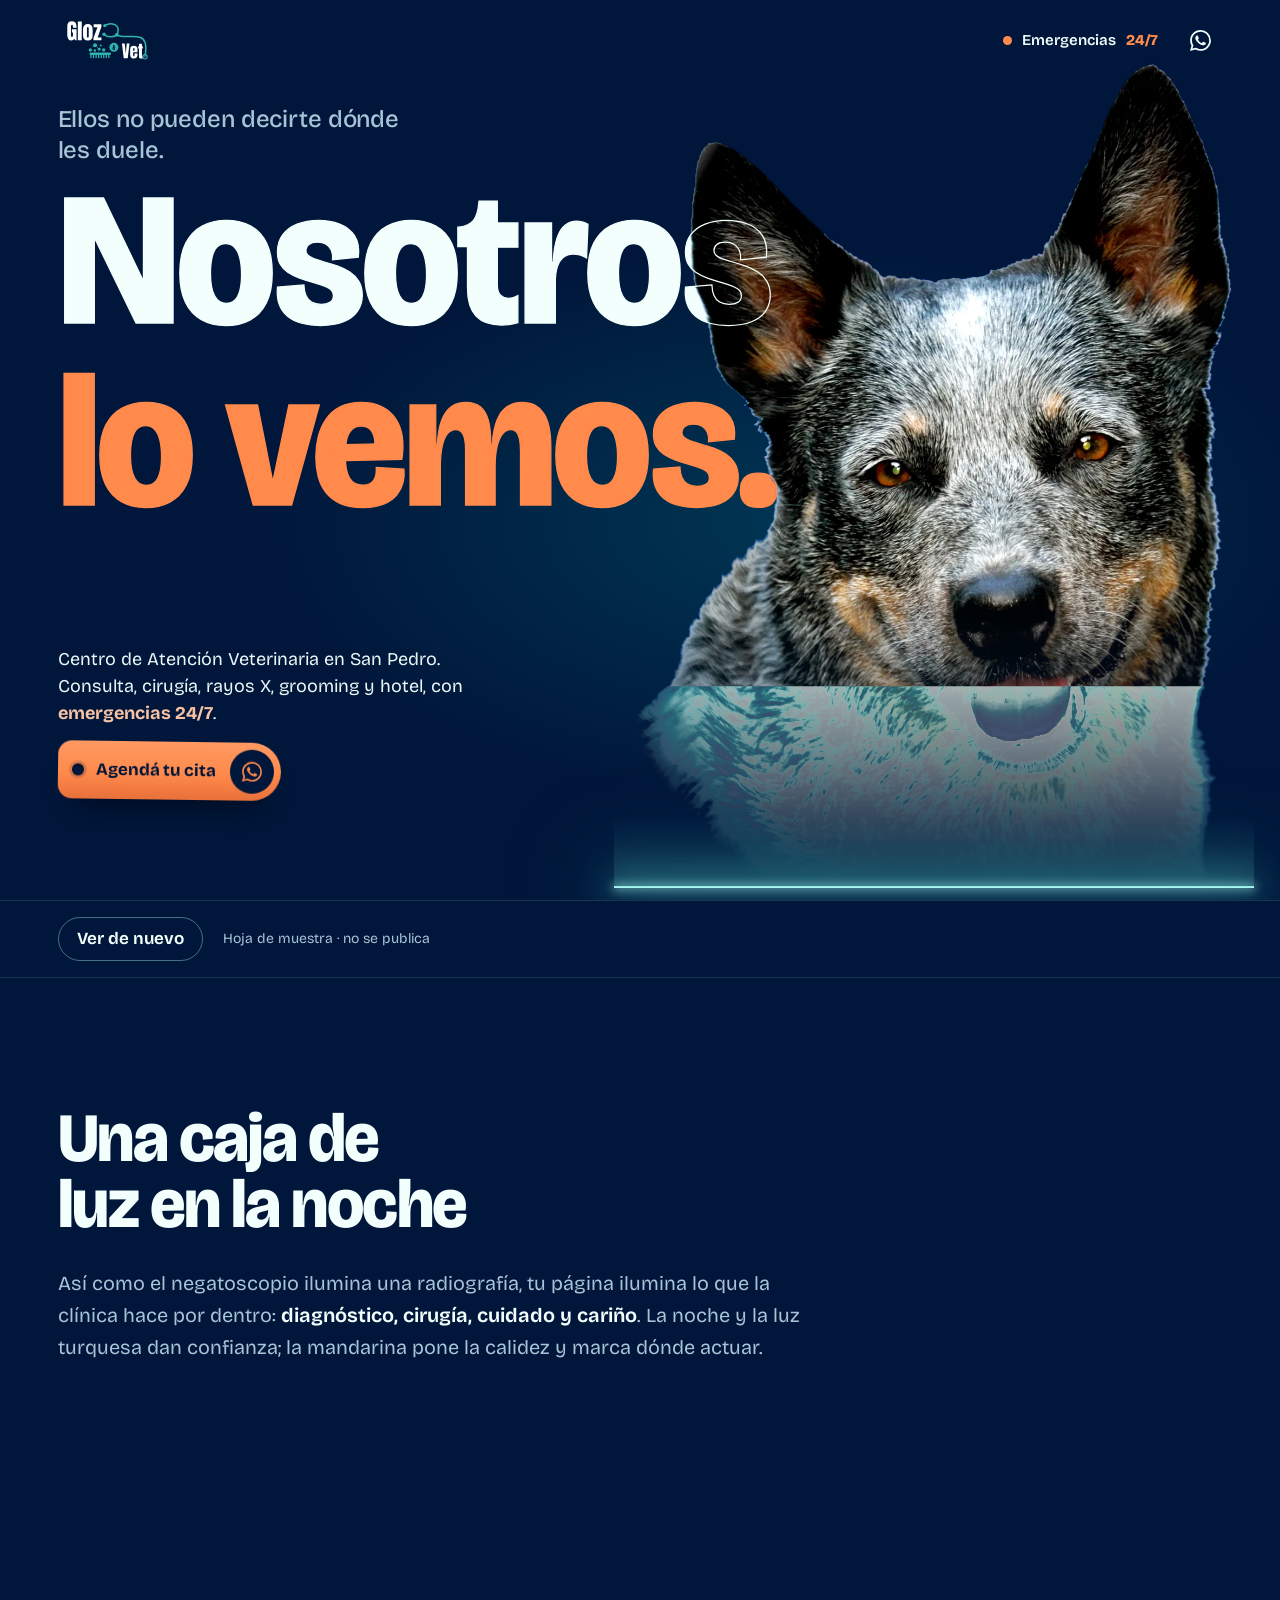
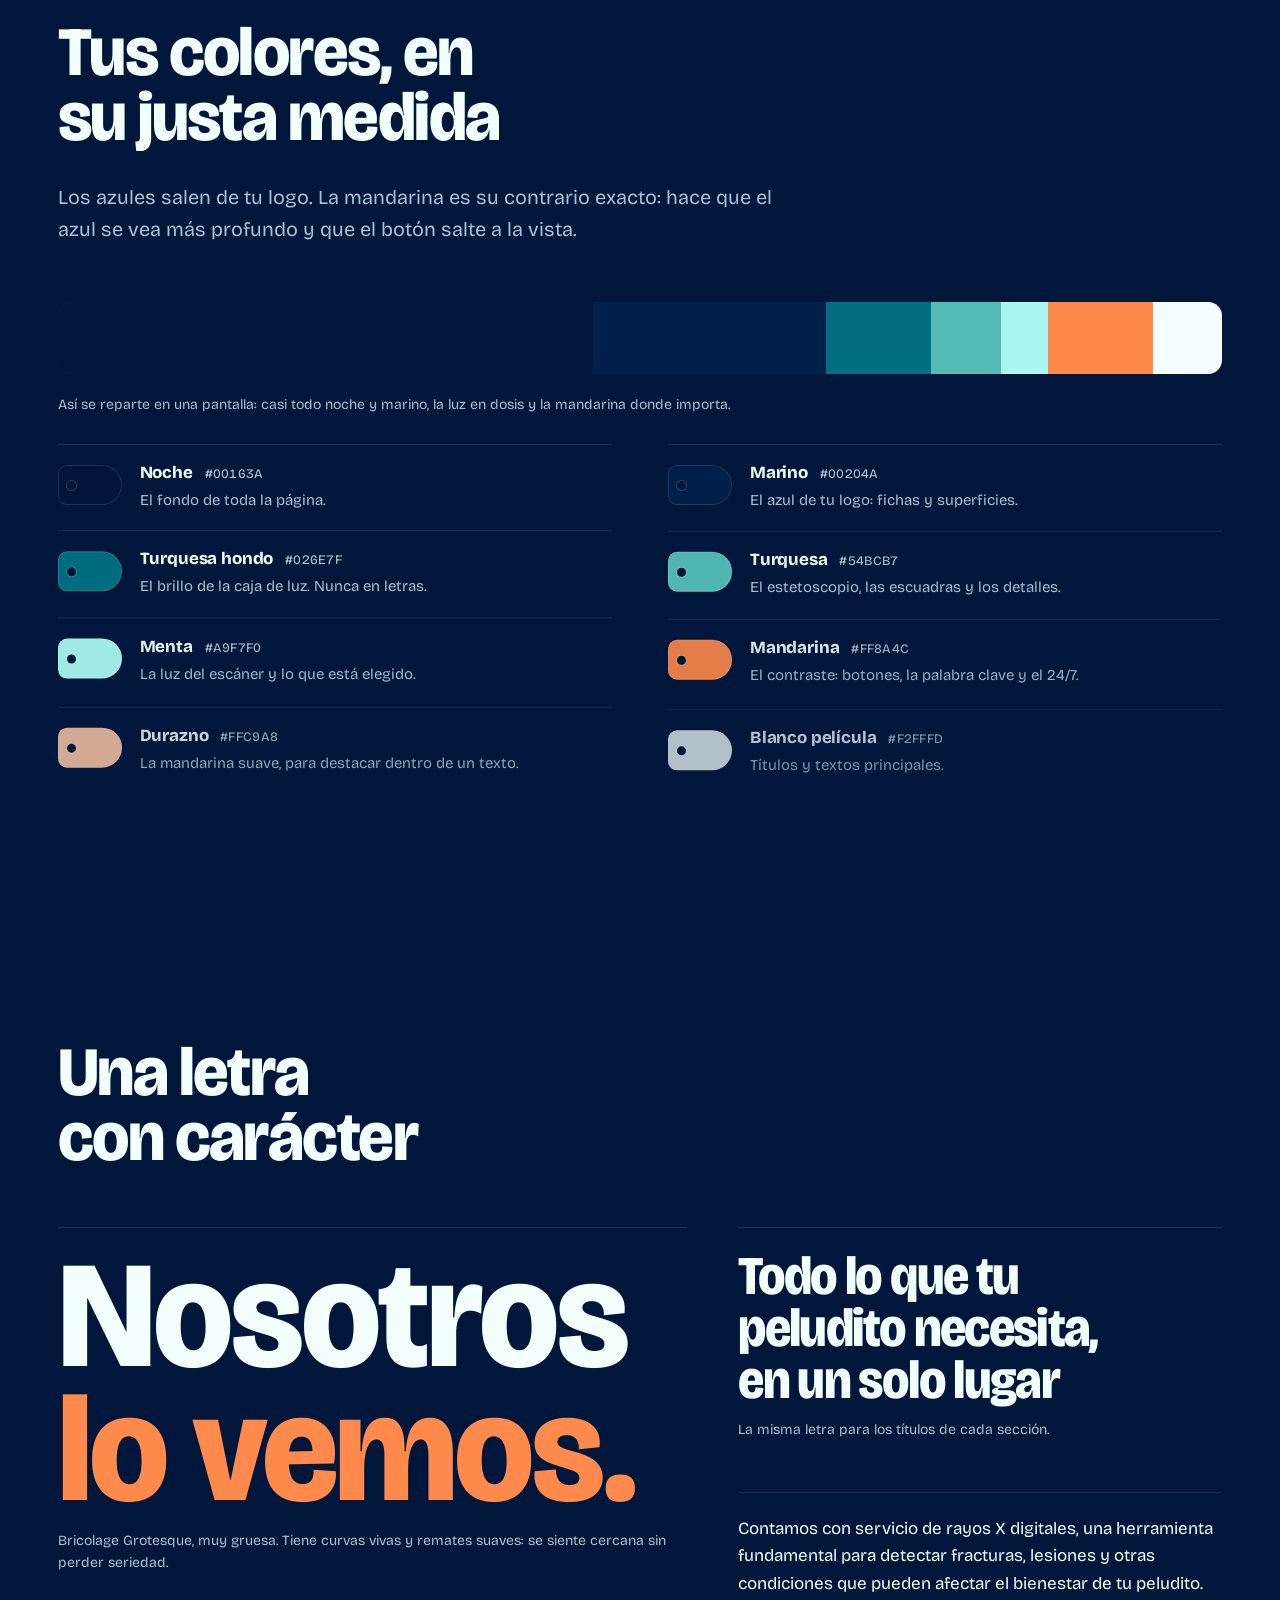
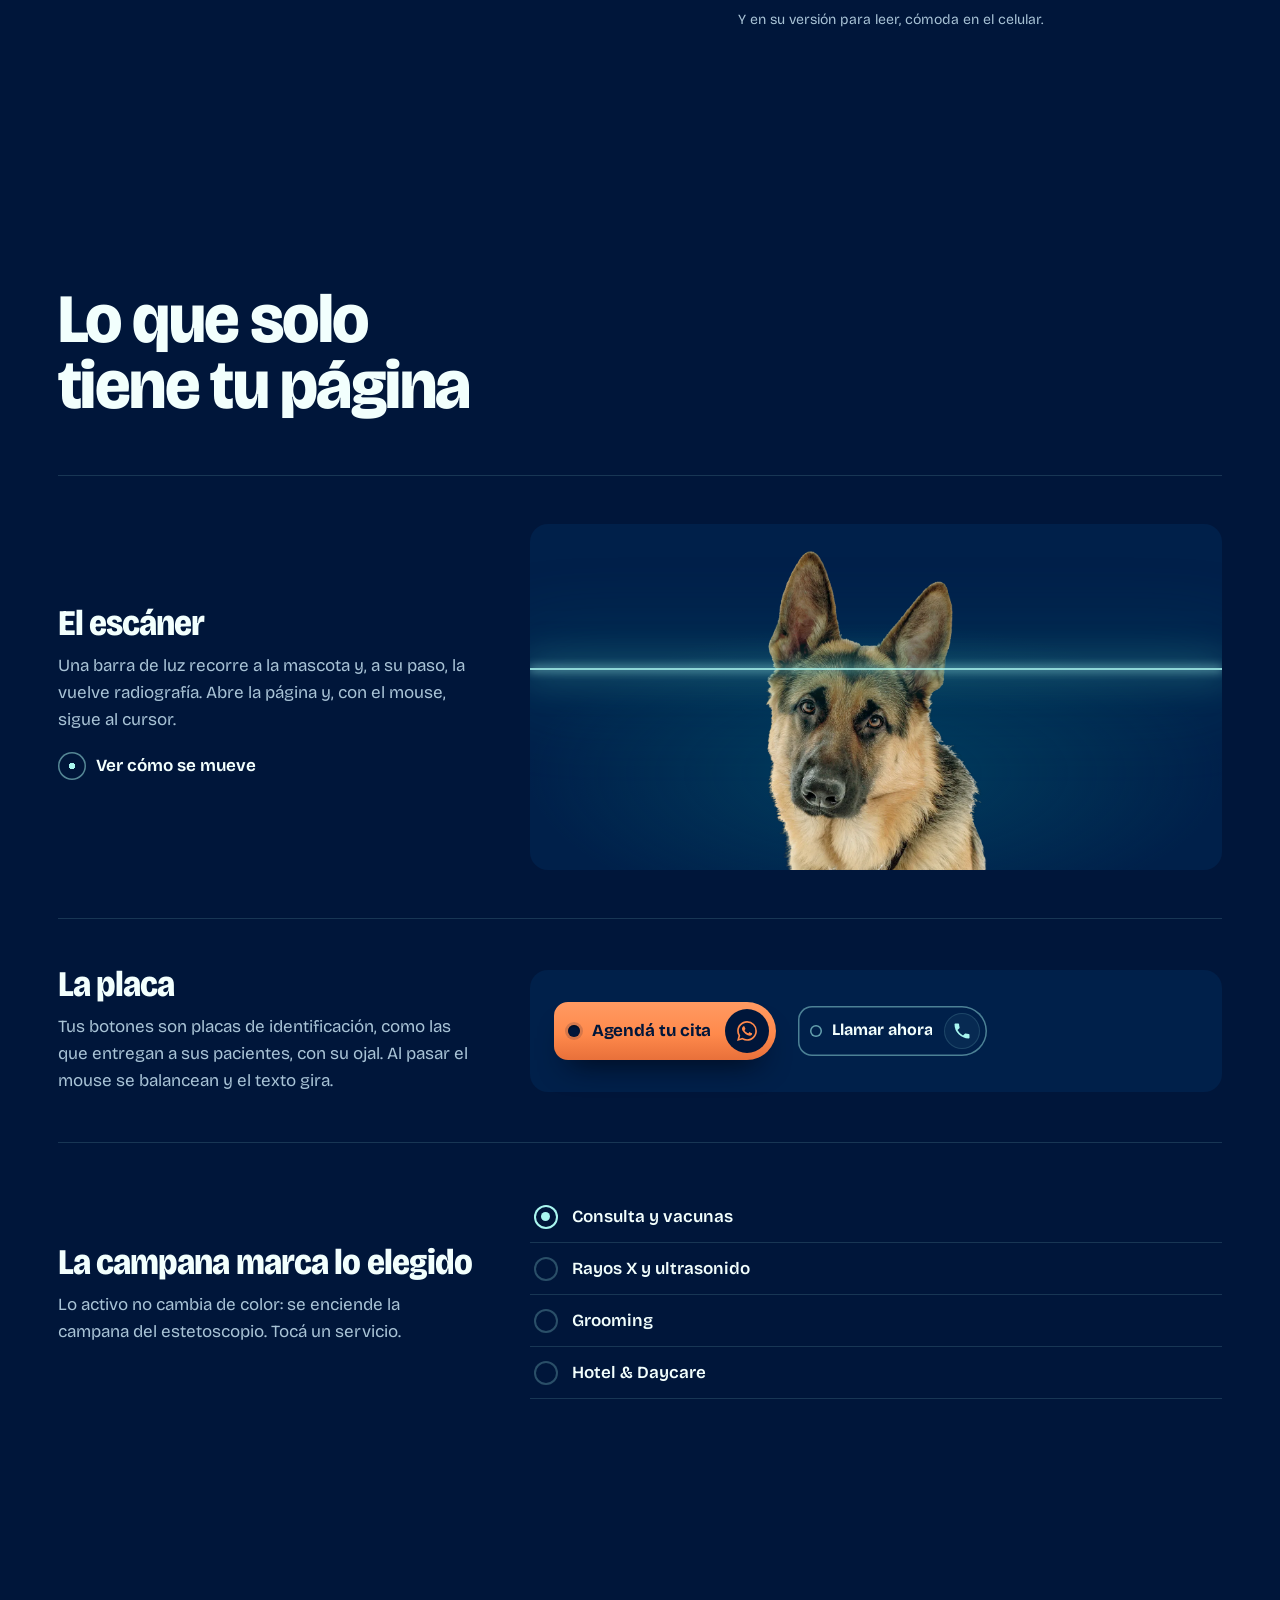
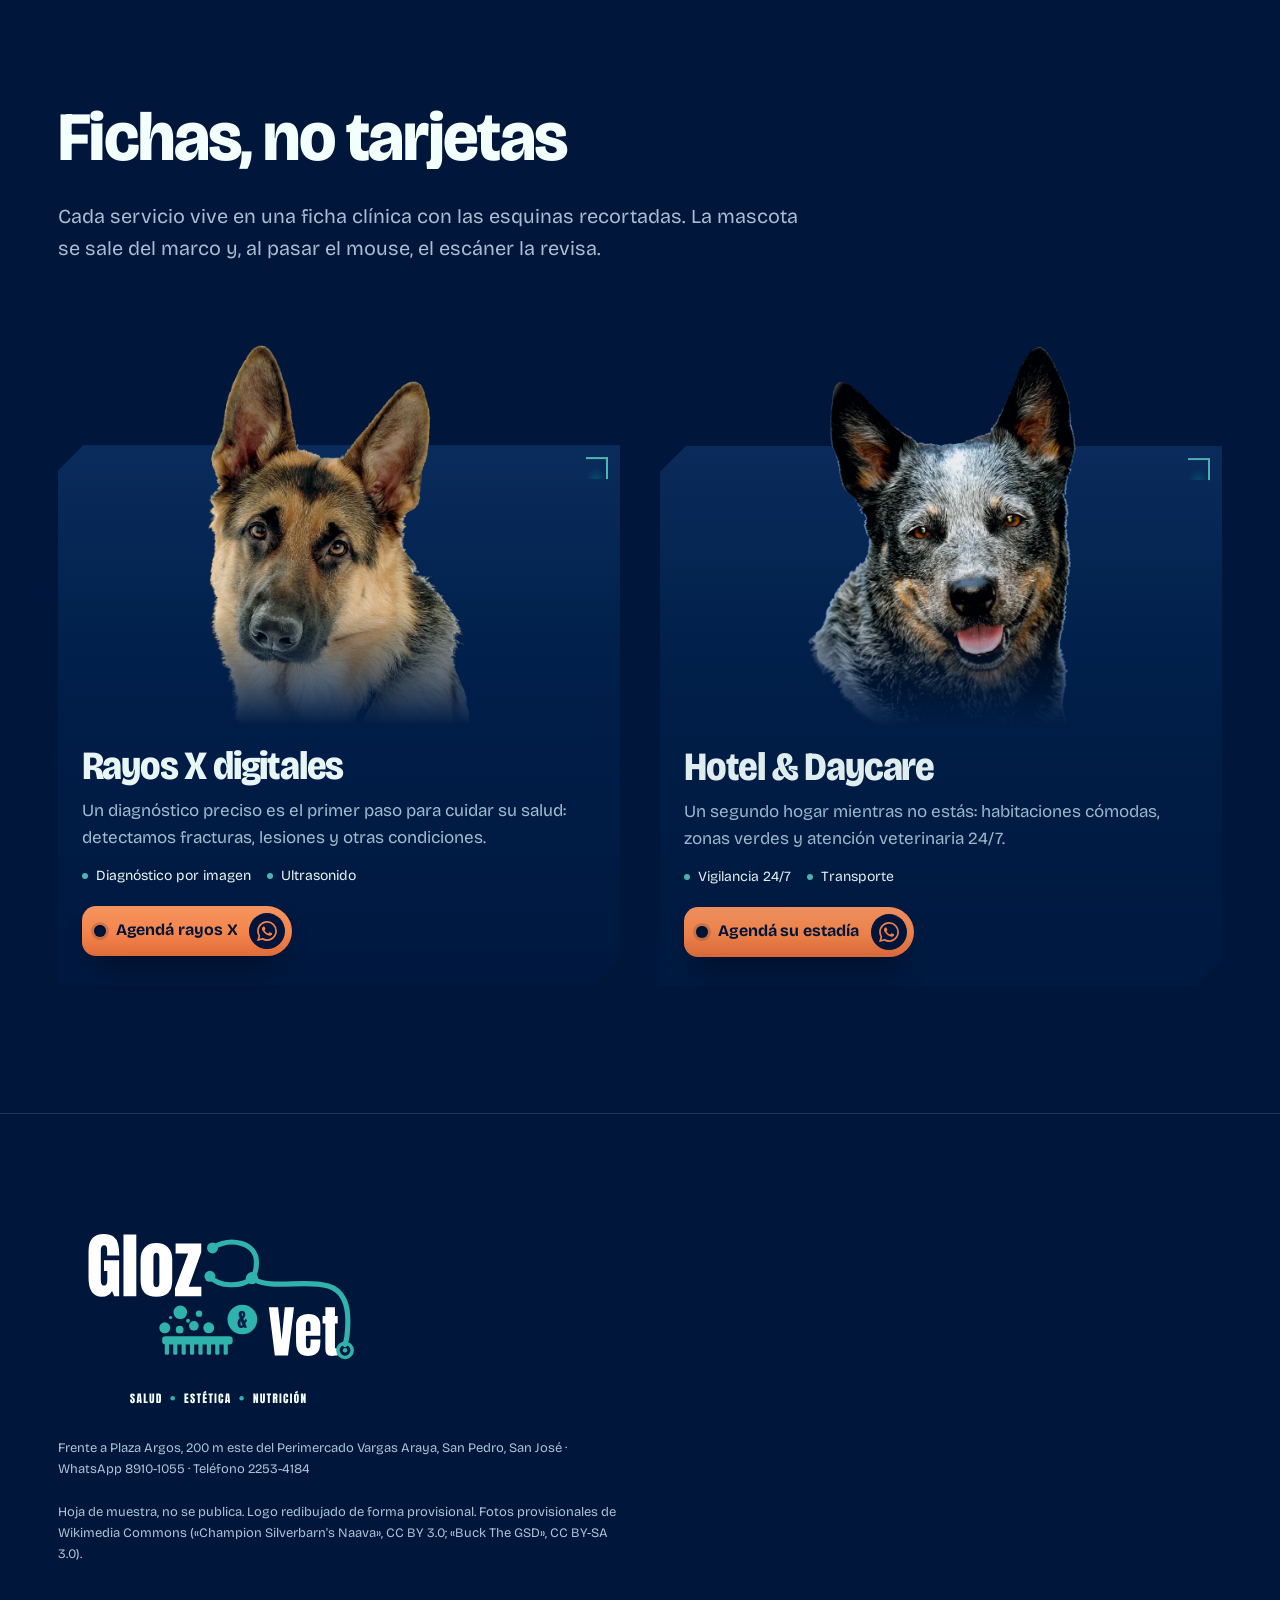
<file: direccion-de-arte.html>
<!doctype html>
<html lang="es-CR" class="no-js">
<head>
<meta charset="utf-8">
<meta name="viewport" content="width=device-width, initial-scale=1, viewport-fit=cover">
<title>Pets &amp; Health · Dirección de arte</title>
<meta name="robots" content="noindex, nofollow">
<meta name="theme-color" content="#00163A">
<link rel="icon" href="img/logo/simbolo-estetoscopio.svg" type="image/svg+xml">
<link rel="preload" href="fonts/bricolage-var-latin.woff2" as="font" type="font/woff2" crossorigin>
<link rel="preload" href="img/perro-ganadero-640.webp" as="image" media="(max-width: 699px)">
<link rel="preload" href="img/perro-ganadero-1100.webp" as="image" media="(min-width: 700px)">
<style>
@font-face{font-family:"Bricolage";src:url(fonts/bricolage-var-latin.woff2) format("woff2");font-weight:200 800;font-stretch:75% 100%;font-display:swap}

:root{
  /* Escala noche: la única familia de oscuros */
  --noche:#00163A;
  --marino:#00204A;          /* el azul del logo */
  --marino-alto:#0B2E5E;
  /* Luz */
  --turquesa-hondo:#026E7F;  /* superficies y brillos, nunca letra */
  --turquesa:#54BCB7;
  --menta:#A9F7F0;           /* luz del escáner y lo elegido */
  /* Calidez: el contraste */
  --mandarina:#FF8A4C;       /* acción y acentos */
  --mandarina-clara:#FFC9A8;
  --mandarina-honda:#E8703A;
  /* Texto */
  --pelicula:#F2FFFD;
  --bruma:#A8C3D6;
  --linea:rgba(169,247,240,.14);
  --velo:rgba(169,247,240,.045);

  --cta:var(--mandarina);
  --cta-ink:var(--noche);

  --font:"Bricolage",system-ui,-apple-system,"Segoe UI",sans-serif;

  --ease:cubic-bezier(.25,1,.5,1);
  --ease-io:cubic-bezier(.65,0,.35,1);
  --t-hover:.45s;

  --gutter:clamp(16px,4.5vw,64px);
  --maxw:1320px;
  --section-y:clamp(64px,10vw,150px);
}

*,*::before,*::after{box-sizing:border-box}
html{-webkit-text-size-adjust:100%;color-scheme:dark;background:var(--noche)}
body{margin:0;background:var(--noche);color:var(--pelicula);font-family:var(--font);font-size:clamp(1rem,.96rem + .2vw,1.0625rem);line-height:1.6;font-variation-settings:"opsz" 14;overflow-x:clip;-webkit-font-smoothing:antialiased}
img,svg{display:block;max-width:100%}
a{color:inherit}
::selection{background:var(--mandarina);color:var(--noche)}
:focus-visible{outline:2px solid var(--mandarina);outline-offset:4px;border-radius:6px}
html{scrollbar-color:var(--turquesa-hondo) var(--noche)}
::-webkit-scrollbar{width:10px}::-webkit-scrollbar-track{background:var(--noche)}::-webkit-scrollbar-thumb{background:var(--turquesa-hondo);border-radius:10px;border:2px solid var(--noche)}

/* ===== Placa: el botón de la marca ===== */
.placa{--alto:58px;position:relative;display:inline-flex;align-items:center;gap:14px;height:var(--alto);padding:0 7px 0 38px;border-radius:14px calc(var(--alto)/2) calc(var(--alto)/2) 14px;
  background-color:var(--mandarina);color:var(--cta-ink);text-decoration:none;
  font-weight:700;font-size:1.0625rem;font-variation-settings:"opsz" 20;letter-spacing:-.005em;
  transform-origin:2px 50%;box-shadow:0 18px 30px -16px rgba(0,6,20,.95);transition:box-shadow var(--t-hover) var(--ease),scale .18s var(--ease)}
.placa__ojal{position:absolute;left:14px;top:50%;width:12px;height:12px;margin-top:-6px;border-radius:50%;background:var(--noche);box-shadow:0 0 0 3px rgba(0,22,58,.16),inset 0 1px 2px rgba(0,0,0,.6)}
.placa__texto{display:block;overflow:hidden;height:1.3em;line-height:1.3}
.placa__rollo{display:block;transition:transform .55s var(--ease)}
.placa__rollo::after{content:attr(data-t);display:block}
.placa__icono{display:grid;place-items:center;width:calc(var(--alto) - 14px);height:calc(var(--alto) - 14px);border-radius:50%;background:var(--noche);transition:transform .55s var(--ease)}
.placa__icono svg{width:20px;height:20px;fill:var(--mandarina)}
.placa:hover{animation:vaiven .95s var(--ease);box-shadow:0 22px 34px -16px rgba(0,6,20,1)}
.placa:hover .placa__rollo{transform:translateY(-50%)}
.placa:hover .placa__icono{transform:rotate(-14deg)}
.placa:active{scale:.97}
@keyframes vaiven{0%{rotate:0deg}28%{rotate:-4.5deg}58%{rotate:2deg}80%{rotate:-.8deg}100%{rotate:0deg}}
.placa:not(.placa--contorno){background-image:linear-gradient(180deg,#FF9A62 0%,var(--mandarina) 55%,var(--mandarina-honda) 100%)}
.placa--contorno{background-color:transparent;color:var(--pelicula);box-shadow:inset 0 0 0 1.5px rgba(169,247,240,.45)}
.placa--contorno .placa__ojal{background:transparent;box-shadow:inset 0 0 0 1.5px rgba(169,247,240,.6)}
.placa--contorno .placa__icono{background:var(--velo);box-shadow:inset 0 0 0 1px var(--linea)}
.placa--contorno .placa__icono svg{fill:var(--menta)}
.placa--contorno:hover{box-shadow:inset 0 0 0 1.5px var(--menta)}
.placa--chica{--alto:50px;font-size:1rem;padding-left:34px;gap:12px}
.placa--chica .placa__ojal{left:12px}

/* Enlace de emergencia con punto vivo */
.urgencia{display:inline-flex;align-items:center;gap:10px;min-height:44px;font-weight:600;font-variation-settings:"opsz" 16;color:var(--bruma);text-decoration:none;transition:color var(--t-hover) var(--ease)}
.urgencia b{color:var(--pelicula);font-weight:700;border-bottom:1px solid rgba(255,138,76,.5);transition:border-color var(--t-hover) var(--ease)}
.urgencia:hover{color:var(--pelicula)}.urgencia:hover b{border-color:var(--mandarina)}
.punto{position:relative;width:9px;height:9px;border-radius:50%;background:var(--mandarina);flex:none}
.punto::after{content:"";position:absolute;inset:-5px;border-radius:50%;border:1.5px solid var(--mandarina);opacity:0;animation:latido 2.4s ease-out infinite}
@keyframes latido{0%{transform:scale(.4);opacity:.9}70%,100%{transform:scale(1.4);opacity:0}}

/* ===== Navegación ===== */
.nav{position:absolute;inset:0 0 auto 0;z-index:20;display:flex;align-items:center;justify-content:space-between;gap:16px;padding:14px var(--gutter)}
.nav__logo{display:block;height:44px}
.nav__logo img{height:100%;width:auto}
.nav__acciones{display:flex;align-items:center;gap:6px}
.nav__urgencia{display:inline-flex;align-items:center;gap:10px;min-height:44px;padding:0 14px;border-radius:999px;text-decoration:none;font-size:.9375rem;font-weight:600;color:var(--pelicula);transition:background var(--t-hover) var(--ease)}
.nav__urgencia:hover{background:var(--velo)}
.nav__urgencia b{font-weight:800;color:var(--mandarina)}
.nav__wa{display:grid;place-items:center;width:44px;height:44px;border-radius:50%;transition:background var(--t-hover) var(--ease)}
.nav__wa:hover{background:var(--velo)}
.nav__wa svg{width:21px;height:21px;fill:var(--pelicula)}
@media (max-width:520px){.nav__urgencia span{display:none}}

/* ===== Portada ===== */
.portada{position:relative;min-height:100svh;padding:88px var(--gutter) 28px;display:grid;grid-template-rows:auto 1fr auto;isolation:isolate;overflow:hidden}
.portada::before{content:"";position:absolute;inset:0;z-index:-1;pointer-events:none;background:radial-gradient(60% 45% at 62% 58%,rgba(2,110,127,.36),transparent 70%)}
.portada__texto{position:relative;max-width:var(--maxw)}
.titulo{margin:0;font-weight:800;font-stretch:94%;font-variation-settings:"opsz" 96;line-height:.88;letter-spacing:-.018em;font-size:clamp(4.4rem,21vw,17rem)}
.titulo__antes{display:block;max-width:22ch;margin:0 0 .5em;font-size:clamp(1.0625rem,.9rem + .9vw,1.5rem);font-weight:500;font-stretch:100%;font-variation-settings:"opsz" 20;letter-spacing:-.005em;line-height:1.3;color:var(--bruma)}
.titulo__acento{color:var(--mandarina)}
.linea{display:block;overflow:hidden;padding:.08em .12em .12em 0;margin:-.08em -.12em -.12em 0}
.linea__in{display:block}
.titulo--contorno{position:absolute;inset:0;z-index:3;pointer-events:none;color:transparent;-webkit-text-stroke:1.25px var(--pelicula)}
.titulo--contorno .titulo__acento{color:transparent;-webkit-text-stroke-color:var(--mandarina)}
.titulo--contorno .titulo__antes{visibility:hidden}
.titulo--real{position:relative;z-index:1}

.escena{position:absolute;z-index:2;right:0;left:0;bottom:0;height:66svh;pointer-events:none}
.escena__marco{position:absolute;inset:0;pointer-events:auto;touch-action:pan-y}
.escena__perro,.escena__pelicula{position:absolute;inset:0;width:100%;height:100%;object-fit:contain;object-position:50% 100%;
  -webkit-mask-image:linear-gradient(to bottom,#000 52%,rgba(0,0,0,.35) 78%,transparent 96%);mask-image:linear-gradient(to bottom,#000 52%,rgba(0,0,0,.35) 78%,transparent 96%)}
.escena__perro{clip-path:inset(0 0 var(--c,0%) 0)}
.escena__pelicula{filter:url(#pelicula);clip-path:inset(var(--ft,100%) 0 var(--fb,0%) 0)}
.escena__velo{position:absolute;inset:0;pointer-events:none;background:linear-gradient(to top,rgba(0,22,58,.95) 8%,rgba(0,22,58,0) 48%)}
.escena__barra{position:absolute;left:0;right:0;top:var(--pos,70%);height:2px;transform:translateY(-50%);background:var(--menta);opacity:var(--barra,0);pointer-events:none;
  box-shadow:0 0 10px 1px rgba(169,247,240,.9),0 0 34px 6px rgba(84,188,183,.55),0 0 90px 20px rgba(2,110,127,.45)}
.escena__barra::before{content:"";position:absolute;left:0;right:0;bottom:1px;height:70px;background:linear-gradient(to top,rgba(84,188,183,.22),transparent);opacity:var(--cono,0)}

.portada__accion{position:relative;z-index:4;align-self:end;display:grid;gap:16px;max-width:30rem;justify-items:start}
.portada__sub{margin:0;font-size:clamp(1rem,.95rem + .25vw,1.125rem);line-height:1.5}
.portada__sub strong{font-weight:700;color:var(--mandarina-clara)}

.muestra__controles{position:relative;z-index:5;display:flex;flex-wrap:wrap;align-items:center;gap:12px 20px;margin:0;padding:16px var(--gutter);border-top:1px solid var(--linea);border-bottom:1px solid var(--linea)}
.repetir{min-height:44px;padding:0 18px;border-radius:999px;border:1px solid rgba(169,247,240,.4);background:transparent;color:var(--pelicula);font:inherit;font-weight:650;cursor:pointer;transition:background var(--t-hover) var(--ease)}
.repetir:hover{background:var(--velo)}
.muestra__nota{font-size:.875rem;color:var(--bruma)}

@media (min-width:900px){
  .portada{padding-top:104px}
  .nav__logo{height:52px}
  .titulo{font-size:min(14.8vw,29svh)}
  .escena{left:auto;width:min(50vw,780px);height:93svh;right:clamp(0px,2vw,40px)}
  .escena__perro,.escena__pelicula{-webkit-mask-image:linear-gradient(to bottom,#000 62%,rgba(0,0,0,.4) 84%,transparent 98%);mask-image:linear-gradient(to bottom,#000 62%,rgba(0,0,0,.4) 84%,transparent 98%)}
  .escena__velo{display:none}
  .portada__accion{max-width:27rem;padding-bottom:12px}
}

/* ===== Bloques de la hoja ===== */
.bloque{padding:var(--section-y) var(--gutter);max-width:calc(var(--maxw) + var(--gutter)*2);margin:0 auto}
.h2{margin:0 0 .45em;font-weight:800;font-stretch:96%;font-variation-settings:"opsz" 96;font-size:clamp(2.3rem,1.6rem + 3.4vw,4.5rem);line-height:.95;letter-spacing:-.022em;text-wrap:balance;max-width:15ch}
.lead{margin:0;max-width:58ch;color:var(--bruma);font-size:clamp(1.0625rem,1rem + .3vw,1.25rem)}
.lead strong{color:var(--pelicula);font-weight:650}

/* Paleta: proporción de uso + placas de color */
.proporcion{display:flex;height:72px;margin:clamp(32px,5vw,56px) 0 20px;border-radius:14px;overflow:hidden;box-shadow:inset 0 0 0 1px var(--linea)}
.proporcion span{flex:var(--p) 1 0;background:var(--c)}
.proporcion__nota{margin:0 0 28px;font-size:.875rem;color:var(--bruma)}
.paleta{list-style:none;margin:0;padding:0;display:grid;gap:4px}
.color{display:grid;grid-template-columns:auto 1fr;gap:4px 18px;align-items:center;padding:14px 0;border-top:1px solid var(--linea)}
.color__placa{grid-row:span 2;position:relative;width:64px;height:40px;border-radius:9px 20px 20px 9px;background:var(--c);box-shadow:inset 0 0 0 1px rgba(242,255,253,.12)}
.color__placa::before{content:"";position:absolute;left:9px;top:50%;width:9px;height:9px;margin-top:-4.5px;border-radius:50%;background:var(--noche);box-shadow:0 0 0 1px rgba(242,255,253,.18)}
.color__nombre{font-weight:750;font-size:1.0625rem;font-variation-settings:"opsz" 24;letter-spacing:-.01em}
.color__nombre small{font-weight:450;font-size:.8125rem;color:var(--bruma);margin-left:8px;font-variant-numeric:tabular-nums;letter-spacing:.02em}
.color__papel{font-size:.9375rem;color:var(--bruma);line-height:1.45}
@media (min-width:900px){.paleta{grid-template-columns:repeat(2,1fr);column-gap:56px}}

/* Letras */
.letras{display:grid;gap:clamp(28px,4vw,56px);margin-top:clamp(32px,5vw,56px)}
.letra{border-top:1px solid var(--linea);padding-top:22px;display:grid;gap:12px;align-content:start}
.letra__nota{margin:0;font-size:.875rem;color:var(--bruma)}
.muestra-display{margin:0;font-weight:800;font-stretch:94%;font-variation-settings:"opsz" 96;line-height:.88;letter-spacing:-.018em;font-size:clamp(3.75rem,13vw,9.5rem)}
.muestra-h2{margin:0;font-weight:800;font-stretch:88%;font-variation-settings:"opsz" 72;line-height:.96;letter-spacing:-.03em;font-size:clamp(2rem,1.5rem + 2.4vw,3.4rem);max-width:16ch;text-wrap:balance}
.muestra-p{margin:0;max-width:60ch;font-size:1.0625rem}
.pesos{display:flex;flex-wrap:wrap;gap:6px 20px;margin:0;font-size:1.375rem;font-variation-settings:"opsz" 32;letter-spacing:-.01em}
@media (min-width:900px){.letras{grid-template-columns:1.3fr 1fr}.letra--display{grid-row:span 2}}

/* Elementos: filas editoriales, sin recuadros */
.elementos{margin-top:clamp(32px,5vw,56px);display:grid}
.elemento{display:grid;gap:18px;padding:clamp(28px,4vw,48px) 0;border-top:1px solid var(--linea)}
.elemento__texto{display:grid;gap:10px;align-content:start}
.elemento h3{margin:0;font-weight:800;font-stretch:88%;font-variation-settings:"opsz" 48;font-size:clamp(1.6rem,1.3rem + 1.2vw,2.25rem);line-height:1;letter-spacing:-.025em}
.elemento p{margin:0;color:var(--bruma);max-width:46ch}
.ver{justify-self:start;display:inline-flex;align-items:center;gap:10px;min-height:44px;padding:0;border:0;background:none;color:var(--pelicula);font:inherit;font-weight:650;cursor:pointer}
.ver::before{content:"";width:28px;height:28px;border-radius:50%;box-shadow:inset 0 0 0 1.5px rgba(169,247,240,.5);background:radial-gradient(circle,var(--menta) 0 3px,transparent 3.5px);transition:box-shadow var(--t-hover) var(--ease)}
.ver:hover::before{box-shadow:inset 0 0 0 1.5px var(--menta)}
.no-js .ver{display:none}
@media (min-width:900px){.elemento{grid-template-columns:minmax(0,26rem) 1fr;column-gap:56px;align-items:center}}

/* Visor del escáner y película */
.visor{position:relative;aspect-ratio:16/10;border-radius:18px;background:radial-gradient(70% 60% at 50% 72%,rgba(2,110,127,.38),transparent 72%),var(--marino);overflow:hidden}
.visor img{position:absolute;inset:8% 0 0 0;width:100%;height:92%;object-fit:contain;object-position:50% 100%}
.visor .v-pelicula{filter:url(#pelicula);clip-path:inset(var(--ft,100%) 0 var(--fb,0%) 0)}
.visor--pelicula .v-pelicula{clip-path:none}
.marcas::before,.marcas::after{content:"";position:absolute;width:22px;height:22px;border:2px solid var(--turquesa);pointer-events:none;z-index:3}
.marcas::before{top:12px;left:12px;border-right:0;border-bottom:0}
.marcas::after{bottom:12px;right:12px;border-left:0;border-top:0}
.marcas__rotulo{position:absolute;top:13px;right:16px;z-index:3;font-weight:700;font-stretch:80%;font-size:.75rem;letter-spacing:.16em;text-transform:uppercase;color:var(--turquesa)}
@media (min-width:900px){.visor{aspect-ratio:16/8}}

/* Placas en exhibición */
.vitrina{display:flex;flex-wrap:wrap;gap:18px 22px;align-items:center;padding:32px 24px;border-radius:18px;background:var(--marino)}

/* Campana: marca de lo elegido */
.servicios{list-style:none;margin:0;padding:0;display:grid}
.servicio{display:flex;align-items:center;gap:14px;width:100%;min-height:52px;padding:6px 4px;border:0;border-bottom:1px solid var(--linea);background:transparent;color:var(--pelicula);font:inherit;font-weight:600;font-size:1.0625rem;text-align:left;cursor:pointer}
.servicio__marca{flex:none;width:24px;height:24px;border-radius:50%;box-shadow:inset 0 0 0 2px rgba(169,247,240,.25);display:grid;place-items:center;transition:box-shadow var(--t-hover) var(--ease)}
.servicio__marca::after{content:"";width:9px;height:9px;border-radius:50%;background:var(--menta);transform:scale(0);transition:transform .35s var(--ease)}
.servicio[aria-pressed="true"] .servicio__marca{box-shadow:inset 0 0 0 2px var(--menta)}
.servicio[aria-pressed="true"] .servicio__marca::after{transform:scale(1)}
.servicio:hover .servicio__marca{box-shadow:inset 0 0 0 2px rgba(169,247,240,.6)}

/* ===== Ficha clínica: la tarjeta ===== */
.fichas{display:grid;gap:56px;margin-top:clamp(56px,7vw,80px)}
.ficha{--sobre:64px;--corte:26px;position:relative;display:grid;padding-top:var(--sobre);isolation:isolate}
.ficha::before{content:"";position:absolute;inset:var(--sobre) 0 0 0;z-index:-1;
  background:linear-gradient(180deg,var(--marino-alto) 0%,var(--marino) 46%,#011a40 100%);
  clip-path:polygon(var(--corte) 0,100% 0,100% calc(100% - var(--corte)),calc(100% - var(--corte)) 100%,0 100%,0 var(--corte))}
.ficha__escena{position:relative;height:clamp(220px,52vw,280px);margin-top:calc(var(--sobre) * -1)}
.ficha__escena::before{content:"";position:absolute;inset:var(--sobre) 0 0 0;background:radial-gradient(70% 80% at 50% 100%,rgba(2,110,127,.5),transparent 70%)}
.ficha__escena img{position:absolute;left:0;right:0;bottom:0;width:100%;height:100%;object-fit:contain;object-position:50% 100%;
  -webkit-mask-image:linear-gradient(to bottom,#000 70%,transparent 100%);mask-image:linear-gradient(to bottom,#000 70%,transparent 100%)}
.ficha__escena .v-pelicula{filter:url(#pelicula);clip-path:inset(var(--ft,100%) 0 var(--fb,0%) 0)}
.ficha__escena .escena__barra{left:var(--corte)}
.ficha__escena.marcas::before{top:calc(var(--sobre) + 12px);left:auto;right:12px;border-right:2px solid var(--turquesa);border-left:0}
.ficha__escena.marcas::after{display:none}
.ficha__cuerpo{display:grid;gap:12px;padding:22px 24px 30px;justify-items:start}
.ficha__cuerpo h3{margin:0;font-weight:800;font-stretch:88%;font-variation-settings:"opsz" 60;font-size:clamp(1.8rem,1.4rem + 1.4vw,2.5rem);line-height:.95;letter-spacing:-.03em}
.ficha__cuerpo p{margin:0;color:var(--bruma)}
.ficha__datos{display:flex;flex-wrap:wrap;gap:6px 16px;margin:2px 0 6px;padding:0;list-style:none;font-size:.875rem;color:var(--pelicula)}
.ficha__datos li{display:inline-flex;align-items:center;gap:8px}
.ficha__datos li::before{content:"";width:6px;height:6px;border-radius:50%;background:var(--turquesa)}
@media (min-width:900px){.fichas{grid-template-columns:repeat(2,1fr);gap:40px}.ficha{--sobre:100px}.ficha__escena{height:380px}}

/* Pie */
.pie{padding:clamp(56px,8vw,96px) var(--gutter) 40px;border-top:1px solid var(--linea);display:grid;gap:22px;justify-items:start}
.pie img{width:min(320px,70vw);height:auto}
.pie p{margin:0;font-size:.8125rem;color:var(--bruma);max-width:70ch}

/* Estados ocultos para animar: solo con JS, con rescate */
.js .portada [data-pieza],.js .portada .linea__in,.js .escena__marco{visibility:hidden;animation:rescate 0s 6s forwards}
@keyframes rescate{to{visibility:visible}}

@media (prefers-reduced-motion:reduce){
  *,*::before,*::after{animation-duration:.001ms!important;animation-iteration-count:1!important;transition-duration:.001ms!important;transition-delay:0s!important;scroll-behavior:auto!important}
  .js .portada [data-pieza],.js .portada .linea__in,.js .escena__marco{visibility:visible;animation:none}
}
html.lenis,html.lenis body{height:auto}
.lenis.lenis-smooth{scroll-behavior:auto!important}
.lenis.lenis-stopped{overflow:clip}
</style>
<script>document.documentElement.className=document.documentElement.className.replace('no-js','js');</script>
</head>
<body>

<svg width="0" height="0" style="position:absolute" aria-hidden="true" focusable="false">
  <defs>
    <filter id="pelicula" color-interpolation-filters="sRGB">
      <feColorMatrix type="matrix" values="-.2126 -.7152 -.0722 0 1  -.2126 -.7152 -.0722 0 1  -.2126 -.7152 -.0722 0 1  0 0 0 1 0"/>
      <feComponentTransfer>
        <feFuncR type="linear" slope="1.35" intercept="-.2"/>
        <feFuncG type="linear" slope="1.35" intercept="-.2"/>
        <feFuncB type="linear" slope="1.35" intercept="-.2"/>
      </feComponentTransfer>
      <feComponentTransfer>
        <feFuncR type="table" tableValues="0 .008 .663 .949"/>
        <feFuncG type="table" tableValues=".125 .431 .969 1"/>
        <feFuncB type="table" tableValues=".29 .498 .941 .992"/>
      </feComponentTransfer>
    </filter>
    <symbol id="i-wa" viewBox="0 0 24 24"><path d="M17.472 14.382c-.297-.149-1.758-.867-2.03-.967-.273-.099-.471-.148-.67.15-.197.297-.767.966-.94 1.164-.173.199-.347.223-.644.075-.297-.15-1.255-.463-2.39-1.475-.883-.788-1.48-1.761-1.653-2.059-.173-.297-.018-.458.13-.606.134-.133.298-.347.446-.52.149-.174.198-.298.298-.497.099-.198.05-.371-.025-.52-.075-.149-.669-1.612-.916-2.207-.242-.579-.487-.5-.669-.51-.173-.008-.371-.01-.57-.01-.198 0-.52.074-.792.372-.272.297-1.04 1.016-1.04 2.479 0 1.462 1.065 2.875 1.213 3.074.149.198 2.096 3.2 5.077 4.487.709.306 1.262.489 1.694.625.712.227 1.36.195 1.871.118.571-.085 1.758-.719 2.006-1.413.248-.694.248-1.289.173-1.413-.074-.124-.272-.198-.57-.347m-5.421 7.403h-.004a9.87 9.87 0 01-5.031-1.378l-.361-.214-3.741.982.998-3.648-.235-.374a9.86 9.86 0 01-1.51-5.26c.001-5.45 4.436-9.884 9.888-9.884 2.64 0 5.122 1.03 6.988 2.898a9.825 9.825 0 012.893 6.994c-.003 5.45-4.437 9.884-9.885 9.884m8.413-18.297A11.815 11.815 0 0012.05 0C5.495 0 .16 5.335.157 11.892c0 2.096.547 4.142 1.588 5.945L.057 24l6.305-1.654a11.882 11.882 0 005.683 1.448h.005c6.554 0 11.89-5.335 11.893-11.893a11.821 11.821 0 00-3.48-8.413z"/></symbol>
    <symbol id="i-tel" viewBox="0 0 24 24"><path d="M6.6 10.8a15.1 15.1 0 0 0 6.6 6.6l2.2-2.2c.3-.3.7-.4 1-.2 1.1.4 2.3.6 3.6.6.6 0 1 .4 1 1V20c0 .6-.4 1-1 1A17 17 0 0 1 3 4c0-.6.4-1 1-1h3.5c.6 0 1 .4 1 1 0 1.3.2 2.5.6 3.6.1.3 0 .7-.2 1z"/></symbol>
  </defs>
</svg>

<!-- ===== Portada (inicio) ===== -->
<header class="nav">
  <a class="nav__logo" href="#inicio" aria-label="Pets &amp; Health, inicio"><img src="img/logo/logo-oscuro.svg" alt="Pets &amp; Health" width="990" height="530"></a>
  <div class="nav__acciones">
    <a class="nav__urgencia" href="tel:+50622534184"><i class="punto" aria-hidden="true"></i><span>Emergencias</span> <b>24/7</b></a>
    <a class="nav__wa" href="https://wa.me/50689101055?text=Hola%20Pets%20%26%20Health%2C%20tengo%20una%20consulta." aria-label="Escribinos por WhatsApp"><svg aria-hidden="true"><use href="#i-wa"/></svg></a>
  </div>
</header>

<main id="inicio">
<section class="portada" data-portada aria-label="Portada">
  <div class="portada__texto">
    <h1 class="titulo titulo--real">
      <span class="titulo__antes" data-pieza>Ellos no pueden decirte dónde les duele.</span>
      <span class="linea"><span class="linea__in">Nosotros</span></span>
      <span class="linea"><span class="linea__in titulo__acento">lo vemos.</span></span>
    </h1>
    <p class="titulo titulo--contorno" aria-hidden="true">
      <span class="titulo__antes">Ellos no pueden decirte dónde les duele.</span>
      <span class="linea"><span class="linea__in">Nosotros</span></span>
      <span class="linea"><span class="linea__in titulo__acento">lo vemos.</span></span>
    </p>
  </div>

  <div class="escena" data-escena>
    <div class="escena__marco" data-marco>
      <picture>
        <source media="(min-width: 700px)" srcset="img/perro-ganadero-1100.webp">
        <img class="escena__perro" src="img/perro-ganadero-640.webp" width="1100" height="1547" alt="Perro pastor ganadero australiano sonriendo (foto provisional)" fetchpriority="high">
      </picture>
      <picture>
        <source media="(min-width: 700px)" srcset="img/perro-ganadero-1100.webp">
        <img class="escena__pelicula" src="img/perro-ganadero-640.webp" width="1100" height="1547" alt="" aria-hidden="true">
      </picture>
      <div class="escena__velo" aria-hidden="true"></div>
      <div class="escena__barra" aria-hidden="true"></div>
    </div>
  </div>

  <div class="portada__accion">
    <p class="portada__sub" data-pieza>Centro de Atención Veterinaria en San Pedro. Consulta, cirugía, rayos X, grooming y hotel, con <strong>emergencias 24/7</strong>.</p>
    <a class="placa" data-pieza data-cta href="https://wa.me/50689101055?text=Hola%20Pets%20%26%20Health%2C%20quiero%20agendar%20una%20cita%20para%20mi%20peludito.">
      <i class="placa__ojal" aria-hidden="true"></i>
      <span class="placa__texto"><span class="placa__rollo" data-t="Agendá tu cita">Agendá tu cita</span></span>
      <span class="placa__icono" aria-hidden="true"><svg><use href="#i-wa"/></svg></span>
    </a>
    <a class="urgencia" data-pieza href="tel:+50622534184"><i class="punto" aria-hidden="true"></i>¿Es una emergencia? <b>2253-4184</b></a>
  </div>
</section>
<!-- ===== Fin portada ===== -->

<p class="muestra__controles">
  <button type="button" class="repetir" data-ver-de-nuevo>Ver de nuevo</button>
  <span class="muestra__nota" data-aviso-rm hidden>Tenés activado «Reducir movimiento»: ves una versión sin desplazamientos.</span>
  <span class="muestra__nota">Hoja de muestra · no se publica</span>
</p>

<!-- ===== La idea ===== -->
<section class="bloque" aria-labelledby="t-idea">
  <h2 class="h2" id="t-idea" data-split>Una caja de luz en la noche</h2>
  <p class="lead" data-reveal>Así como el negatoscopio ilumina una radiografía, tu página ilumina lo que la clínica hace por dentro: <strong>diagnóstico, cirugía, cuidado y cariño</strong>. La noche y la luz turquesa dan confianza; la mandarina pone la calidez y marca dónde actuar.</p>
</section>

<!-- ===== Paleta ===== -->
<section class="bloque" aria-labelledby="t-paleta">
  <h2 class="h2" id="t-paleta" data-split>Tus colores, en su justa medida</h2>
  <p class="lead" data-reveal>Los azules salen de tu logo. La mandarina es su contrario exacto: hace que el azul se vea más profundo y que el botón salte a la vista.</p>
  <div class="proporcion" data-reveal aria-hidden="true">
    <span style="--c:#00163A;--p:46"></span><span style="--c:#00204A;--p:20"></span><span style="--c:#026E7F;--p:9"></span><span style="--c:#54BCB7;--p:6"></span><span style="--c:#A9F7F0;--p:4"></span><span style="--c:#FF8A4C;--p:9"></span><span style="--c:#F2FFFD;--p:6"></span>
  </div>
  <p class="proporcion__nota" data-reveal>Así se reparte en una pantalla: casi todo noche y marino, la luz en dosis y la mandarina donde importa.</p>
  <ul class="paleta">
    <li class="color" data-reveal style="--c:#00163A"><span class="color__placa"></span><span class="color__nombre">Noche <small>#00163A</small></span><span class="color__papel">El fondo de toda la página.</span></li>
    <li class="color" data-reveal style="--c:#00204A"><span class="color__placa"></span><span class="color__nombre">Marino <small>#00204A</small></span><span class="color__papel">El azul de tu logo: fichas y superficies.</span></li>
    <li class="color" data-reveal style="--c:#026E7F"><span class="color__placa"></span><span class="color__nombre">Turquesa hondo <small>#026E7F</small></span><span class="color__papel">El brillo de la caja de luz. Nunca en letras.</span></li>
    <li class="color" data-reveal style="--c:#54BCB7"><span class="color__placa"></span><span class="color__nombre">Turquesa <small>#54BCB7</small></span><span class="color__papel">El estetoscopio, las escuadras y los detalles.</span></li>
    <li class="color" data-reveal style="--c:#A9F7F0"><span class="color__placa"></span><span class="color__nombre">Menta <small>#A9F7F0</small></span><span class="color__papel">La luz del escáner y lo que está elegido.</span></li>
    <li class="color" data-reveal style="--c:#FF8A4C"><span class="color__placa"></span><span class="color__nombre">Mandarina <small>#FF8A4C</small></span><span class="color__papel">El contraste: botones, la palabra clave y el 24/7.</span></li>
    <li class="color" data-reveal style="--c:#FFC9A8"><span class="color__placa"></span><span class="color__nombre">Durazno <small>#FFC9A8</small></span><span class="color__papel">La mandarina suave, para destacar dentro de un texto.</span></li>
    <li class="color" data-reveal style="--c:#F2FFFD"><span class="color__placa"></span><span class="color__nombre">Blanco película <small>#F2FFFD</small></span><span class="color__papel">Títulos y textos principales.</span></li>
  </ul>
</section>

<!-- ===== Letras ===== -->
<section class="bloque" aria-labelledby="t-letras">
  <h2 class="h2" id="t-letras" data-split>Una letra con carácter</h2>
  <div class="letras">
    <div class="letra letra--display" data-reveal>
      <p class="muestra-display">Nosotros<br><span class="titulo__acento">lo vemos.</span></p>
      <p class="letra__nota">Bricolage Grotesque, muy gruesa. Tiene curvas vivas y remates suaves: se siente cercana sin perder seriedad.</p>
    </div>
    <div class="letra" data-reveal>
      <p class="muestra-h2">Todo lo que tu peludito necesita, en un solo lugar</p>
      <p class="letra__nota">La misma letra para los títulos de cada sección.</p>
    </div>
    <div class="letra" data-reveal>
      <p class="muestra-p">Contamos con servicio de rayos X digitales, una herramienta fundamental para detectar fracturas, lesiones y otras condiciones que pueden afectar el bienestar de tu peludito.</p>
      <p class="letra__nota">Y en su versión para leer, cómoda en el celular.</p>
    </div>
  </div>
</section>

<!-- ===== Elementos propios ===== -->
<section class="bloque" aria-labelledby="t-elementos">
  <h2 class="h2" id="t-elementos" data-split>Lo que solo tiene tu página</h2>
  <div class="elementos">

    <article class="elemento">
      <div class="elemento__texto">
        <h3>El escáner</h3>
        <p>Una barra de luz recorre a la mascota y, a su paso, la vuelve radiografía. Abre la página y, con el mouse, sigue al cursor.</p>
        <button type="button" class="ver" data-ver-escaner>Ver cómo se mueve</button>
      </div>
      <div class="visor" data-visor-escaner>
        <img src="img/pastor-aleman-640.webp" width="640" height="920" alt="Pastor alemán (foto provisional)" loading="lazy">
        <img class="v-pelicula" src="img/pastor-aleman-640.webp" width="640" height="920" alt="" aria-hidden="true" loading="lazy">
        <div class="escena__barra" aria-hidden="true"></div>
      </div>
    </article>

    <article class="elemento">
      <div class="elemento__texto">
        <h3>La placa</h3>
        <p>Tus botones son placas de identificación, como las que entregan a sus pacientes, con su ojal. Al pasar el mouse se balancean y el texto gira.</p>
      </div>
      <div class="vitrina">
        <a class="placa" href="https://wa.me/50689101055?text=Hola%20Pets%20%26%20Health%2C%20quiero%20agendar%20una%20cita.">
          <i class="placa__ojal" aria-hidden="true"></i>
          <span class="placa__texto"><span class="placa__rollo" data-t="Agendá tu cita">Agendá tu cita</span></span>
          <span class="placa__icono" aria-hidden="true"><svg><use href="#i-wa"/></svg></span>
        </a>
        <a class="placa placa--contorno placa--chica" href="tel:+50622534184">
          <i class="placa__ojal" aria-hidden="true"></i>
          <span class="placa__texto"><span class="placa__rollo" data-t="Llamar ahora">Llamar ahora</span></span>
          <span class="placa__icono" aria-hidden="true"><svg><use href="#i-tel"/></svg></span>
        </a>
      </div>
    </article>


    <article class="elemento">
      <div class="elemento__texto">
        <h3>La campana marca lo elegido</h3>
        <p>Lo activo no cambia de color: se enciende la campana del estetoscopio. Tocá un servicio.</p>
      </div>
      <ul class="servicios" data-servicios>
        <li><button type="button" class="servicio" aria-pressed="true"><span class="servicio__marca" aria-hidden="true"></span>Consulta y vacunas</button></li>
        <li><button type="button" class="servicio" aria-pressed="false"><span class="servicio__marca" aria-hidden="true"></span>Rayos X y ultrasonido</button></li>
        <li><button type="button" class="servicio" aria-pressed="false"><span class="servicio__marca" aria-hidden="true"></span>Grooming</button></li>
        <li><button type="button" class="servicio" aria-pressed="false"><span class="servicio__marca" aria-hidden="true"></span>Hotel &amp; Daycare</button></li>
      </ul>
    </article>

  </div>
</section>

<!-- ===== Fichas ===== -->
<section class="bloque" aria-labelledby="t-fichas">
  <h2 class="h2" id="t-fichas" data-split>Fichas, no tarjetas</h2>
  <p class="lead" data-reveal>Cada servicio vive en una ficha clínica con las esquinas recortadas. La mascota se sale del marco y, al pasar el mouse, el escáner la revisa.</p>
  <div class="fichas">
    <article class="ficha" data-reveal>
      <div class="ficha__escena marcas" data-visor-ficha>
        <img src="img/pastor-aleman-640.webp" width="640" height="920" alt="Pastor alemán (foto provisional)" loading="lazy">
        <img class="v-pelicula" src="img/pastor-aleman-640.webp" width="640" height="920" alt="" aria-hidden="true" loading="lazy">
        <div class="escena__barra" aria-hidden="true"></div>
      </div>
      <div class="ficha__cuerpo">
        <h3>Rayos X digitales</h3>
        <p>Un diagnóstico preciso es el primer paso para cuidar su salud: detectamos fracturas, lesiones y otras condiciones.</p>
        <ul class="ficha__datos"><li>Diagnóstico por imagen</li><li>Ultrasonido</li></ul>
        <a class="placa placa--chica" href="https://wa.me/50689101055?text=Hola%20Pets%20%26%20Health%2C%20quiero%20agendar%20rayos%20X%20para%20mi%20peludito.">
          <i class="placa__ojal" aria-hidden="true"></i>
          <span class="placa__texto"><span class="placa__rollo" data-t="Agendá rayos X">Agendá rayos X</span></span>
          <span class="placa__icono" aria-hidden="true"><svg><use href="#i-wa"/></svg></span>
        </a>
      </div>
    </article>
    <article class="ficha" data-reveal>
      <div class="ficha__escena marcas" data-visor-ficha>
        <img src="img/perro-ganadero-640.webp" width="640" height="900" alt="Pastor ganadero australiano (foto provisional)" loading="lazy">
        <img class="v-pelicula" src="img/perro-ganadero-640.webp" width="640" height="900" alt="" aria-hidden="true" loading="lazy">
        <div class="escena__barra" aria-hidden="true"></div>
      </div>
      <div class="ficha__cuerpo">
        <h3>Hotel &amp; Daycare</h3>
        <p>Un segundo hogar mientras no estás: habitaciones cómodas, zonas verdes y atención veterinaria 24/7.</p>
        <ul class="ficha__datos"><li>Vigilancia 24/7</li><li>Transporte</li></ul>
        <a class="placa placa--chica" href="https://wa.me/50689101055?text=Hola%20Pets%20%26%20Health%2C%20quiero%20reservar%20espacio%20en%20el%20Hotel%20%26%20Daycare.">
          <i class="placa__ojal" aria-hidden="true"></i>
          <span class="placa__texto"><span class="placa__rollo" data-t="Agendá su estadía">Agendá su estadía</span></span>
          <span class="placa__icono" aria-hidden="true"><svg><use href="#i-wa"/></svg></span>
        </a>
      </div>
    </article>
  </div>
</section>
</main>

<footer class="pie">
  <img src="img/logo/logo-oscuro-lema.svg" alt="Pets &amp; Health · Salud, Estética, Nutrición" width="990" height="640" loading="lazy">
  <p>Frente a Plaza Argos, 200 m este del Perimercado Vargas Araya, San Pedro, San José · WhatsApp 8910-1055 · Teléfono 2253-4184</p>
  <p>Hoja de muestra, no se publica. Logo redibujado de forma provisional. Fotos provisionales de Wikimedia Commons («Champion Silverbarn's Naava», CC BY 3.0; «Buck The GSD», CC BY-SA 3.0).</p>
</footer>

<script src="vendor/gsap.min.js"></script>
<script src="vendor/ScrollTrigger.min.js"></script>
<script src="vendor/SplitText.min.js"></script>
<script src="vendor/lenis.min.js"></script>
<script>
(() => {
  'use strict';
  const d = document, html = d.documentElement;
  const $ = (s, c = d) => c.querySelector(s);
  const $$ = (s, c = d) => [...c.querySelectorAll(s)];
  const RM = matchMedia('(prefers-reduced-motion: reduce)').matches;
  const FINE = matchMedia('(hover: hover) and (pointer: fine)').matches;
  const hasGSAP = typeof window.gsap !== 'undefined' && typeof window.ScrollTrigger !== 'undefined';
  const safe = (fn) => { try { fn(); } catch (e) { console.warn('[muestra]', e); } };

  // Movimiento de la marca: preciso, sereno, luminoso
  const M = { ease: 'power3.out', easeIO: 'power2.inOut', dur: 0.9, stagger: 0.07, dist: 28, lerp: 0.085 };

  // Lo funcional primero: la campana marca el servicio elegido
  safe(() => {
    const lista = $('[data-servicios]');
    lista.addEventListener('click', (e) => {
      const b = e.target.closest('.servicio');
      if (b) $$('.servicio', lista).forEach((x) => x.setAttribute('aria-pressed', String(x === b)));
    });
  });

  if (!hasGSAP) { html.classList.remove('js'); $$('[data-ver-de-nuevo],.ver').forEach((b) => (b.hidden = true)); return; }
  gsap.registerPlugin(ScrollTrigger);
  if (window.SplitText) gsap.registerPlugin(SplitText);
  ScrollTrigger.config({ ignoreMobileResize: true });

  // Escáner: pos = barra (%), h = alto de la franja de radiografía, color = cuánto del perro ya se reveló
  const escaner = (raiz) => {
    const st = { pos: 50, h: 0, color: 100, barra: 0, cono: 0 };
    const pintar = () => {
      raiz.style.setProperty('--pos', st.pos + '%');
      raiz.style.setProperty('--ft', st.h <= 0.01 ? '100%' : Math.max(0, st.pos - st.h) + '%');
      raiz.style.setProperty('--fb', (100 - st.pos) + '%');
      raiz.style.setProperty('--c', (100 - st.color) + '%');
      raiz.style.setProperty('--barra', st.barra);
      raiz.style.setProperty('--cono', st.cono);
    };
    pintar();
    return { st, pintar };
  };
  const reposo = (barra, extra = {}) => () => ({ h: 0, cono: 0, barra, ...extra });
  const barrido = (s, fin) => gsap.timeline({ onUpdate: s.pintar })
    .set(s.st, { pos: 0, h: 0, barra: 1, cono: 1 })
    .to(s.st, { h: 18, duration: 0.3 }, 0)
    .to(s.st, { pos: 100, duration: 1.3, ease: 'power2.inOut' }, 0)
    .to(s.st, { ...fin(), duration: 0.5, ease: M.easeIO });
  let firma = null;
  const interaccion = (zona, s, fin) => {
    if (FINE) {
      const objetivo = zona.matches('[data-visor-ficha]') ? zona : (zona.querySelector('[data-visor-ficha]') || zona);
      zona.addEventListener('pointermove', (e) => {
        if (firma && firma.isActive()) return;
        const r = objetivo.getBoundingClientRect();
        const p = Math.min(100, Math.max(0, ((e.clientY - r.top) / r.height) * 100));
        gsap.to(s.st, { pos: p, h: 16, barra: 1, cono: 1, duration: 0.45, ease: 'power2.out', overwrite: true, onUpdate: s.pintar });
      });
      zona.addEventListener('pointerleave', () => gsap.to(s.st, { ...fin(), duration: 0.6, ease: M.easeIO, overwrite: true, onUpdate: s.pintar }));
    } else {
      zona.addEventListener('click', (e) => { if (e.target.closest('a')) return; if (!firma || !firma.isActive()) barrido(s, fin); });
    }
  };

  // Firma de la portada: la barra baja, revela al perro dejando una franja de radiografía y se apaga
  const sc = escaner($('[data-escena]'));
  const firmaPortada = () => {
    const { st, pintar } = sc;
    const inicio = () => { Object.assign(st, { pos: 0, h: 0, color: 0, barra: 0, cono: 0 }); pintar(); };
    inicio();
    gsap.set('.portada .linea__in', { yPercent: 115, autoAlpha: 1 });
    gsap.set('[data-portada] [data-pieza]', { autoAlpha: 0, y: M.dist });
    gsap.set('[data-marco]', { autoAlpha: 1 });
    return gsap.timeline({ defaults: { ease: M.ease }, onUpdate: pintar, onStart: inicio })
      .to(st, { barra: 1, cono: 1, duration: 0.35, ease: 'power1.out' }, 0)
      .to(st, { h: 24, duration: 0.6, ease: 'power1.out' }, 0.15)
      .to(st, { pos: 100, color: 100, duration: 2.1, ease: 'power2.inOut' }, 0.15)
      .to(st, { h: 0, barra: 0, cono: 0, duration: 0.45, ease: 'power1.in' }, 1.95)
      .to('.titulo--real .linea__in', { yPercent: 0, duration: M.dur * 1.25, stagger: M.stagger * 1.6 }, 0.3)
      .to('.titulo--contorno .linea__in', { yPercent: 0, duration: M.dur * 1.25, stagger: M.stagger * 1.6 }, 0.3)
      .to('.titulo--real [data-pieza]', { autoAlpha: 1, y: 0, duration: M.dur }, 0.55)
      .to('.portada__sub', { autoAlpha: 1, y: 0, duration: M.dur }, 1.4)
      .fromTo('[data-cta]', { autoAlpha: 0, y: 14, rotate: -6 }, { autoAlpha: 1, y: 0, rotate: 0, duration: 1.1, ease: 'elastic.out(1,.5)' }, 1.75)
      .to('.urgencia[data-pieza]', { autoAlpha: 1, y: 0, duration: M.dur }, 1.95);
  };

  safe(() => {
    const repetir = $('[data-ver-de-nuevo]');
    const aviso = $('[data-aviso-rm]');
    if (RM) {
      aviso.hidden = false;
      repetir.addEventListener('click', () => gsap.fromTo('[data-portada] [data-pieza], .portada .linea__in, [data-marco]', { autoAlpha: 0 }, { autoAlpha: 1, duration: 0.5, stagger: 0.1, ease: 'none' }));
      return;
    }
    Promise.race([d.fonts ? d.fonts.ready : Promise.resolve(), new Promise((r) => setTimeout(r, 1200))]).then(() => {
      safe(() => { firma = firmaPortada(); });
      safe(() => interaccion($('[data-marco]'), sc, reposo(0)));
    });
    repetir.addEventListener('click', () => { if (firma) firma.restart(); });
  });

  if (RM) { $$('.ver').forEach((b) => (b.hidden = true)); return; }

  // Scroll suave
  safe(() => {
    if (!window.Lenis) return;
    const lenis = new Lenis({ lerp: M.lerp, smoothWheel: true });
    lenis.on('scroll', ScrollTrigger.update);
    gsap.ticker.add((t) => lenis.raf(t * 1000));
    gsap.ticker.lagSmoothing(0);
  });

  // Visores de la hoja y fichas
  safe(() => {
    const v = $('[data-visor-escaner]');
    const s = escaner(v); const fin = reposo(0.85, { pos: 42 }); Object.assign(s.st, fin()); s.pintar();
    interaccion(v, s, fin);
    $('[data-ver-escaner]').addEventListener('click', () => barrido(s, fin));
    $$('[data-visor-ficha]').forEach((f) => interaccion(f.closest('.ficha'), escaner(f), reposo(0)));
  });

  // Títulos por líneas y revelados al bajar
  const titulos = () => safe(() => {
    if (!window.SplitText) return;
    $$('[data-split]').forEach((el) => {
      SplitText.create(el, { type: 'lines', mask: 'lines', linesClass: 'renglon', autoSplit: true,
        onSplit: (self) => gsap.from(self.lines, { yPercent: 120, duration: M.dur, stagger: M.stagger, ease: M.ease, scrollTrigger: { trigger: el, start: 'top 88%', once: true } }) });
    });
  });
  safe(() => {
    gsap.set('[data-reveal]', { autoAlpha: 0, y: M.dist });
    ScrollTrigger.batch('[data-reveal]', { start: 'top 90%', once: true,
      onEnter: (els) => gsap.to(els, { autoAlpha: 1, y: 0, duration: M.dur, stagger: M.stagger, ease: M.ease }) });
  });
  (d.fonts ? d.fonts.ready : Promise.resolve()).then(() => { titulos(); ScrollTrigger.refresh(); });
})();
</script>
</body>
</html>
</file>
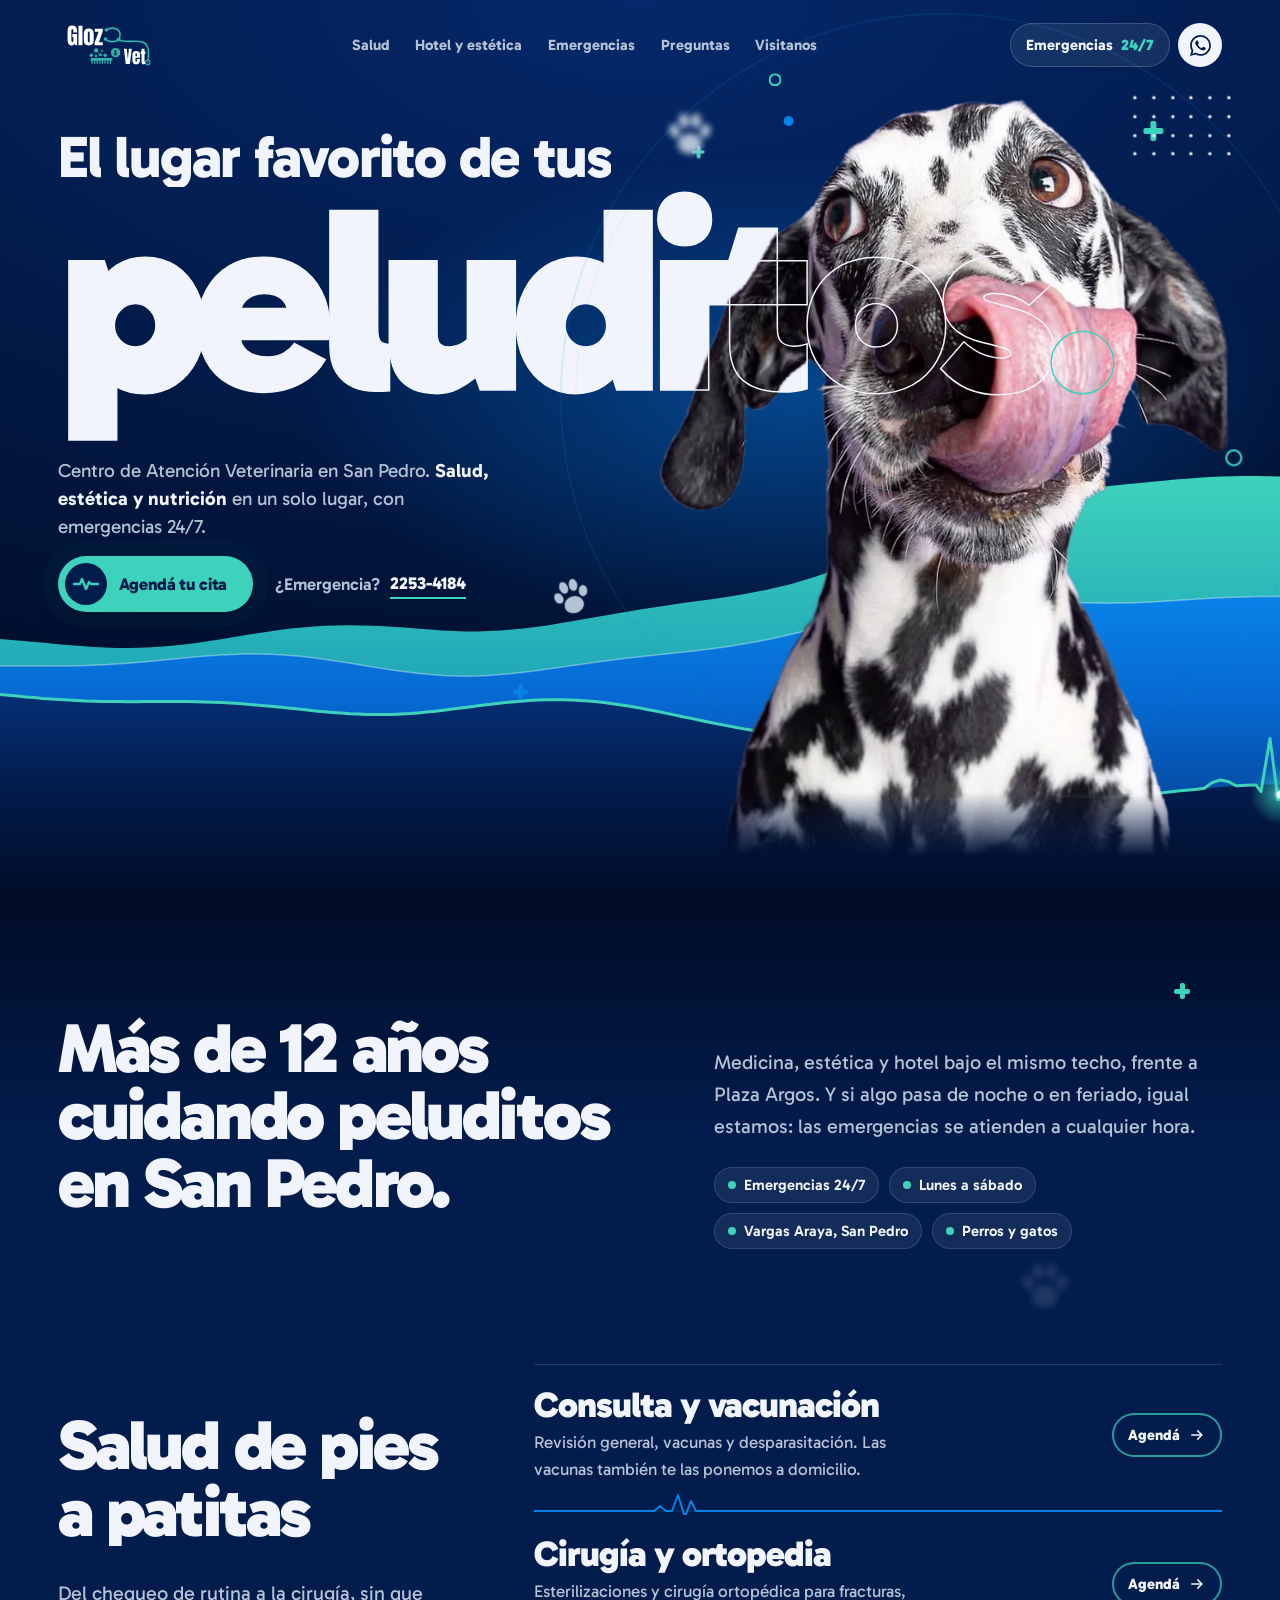
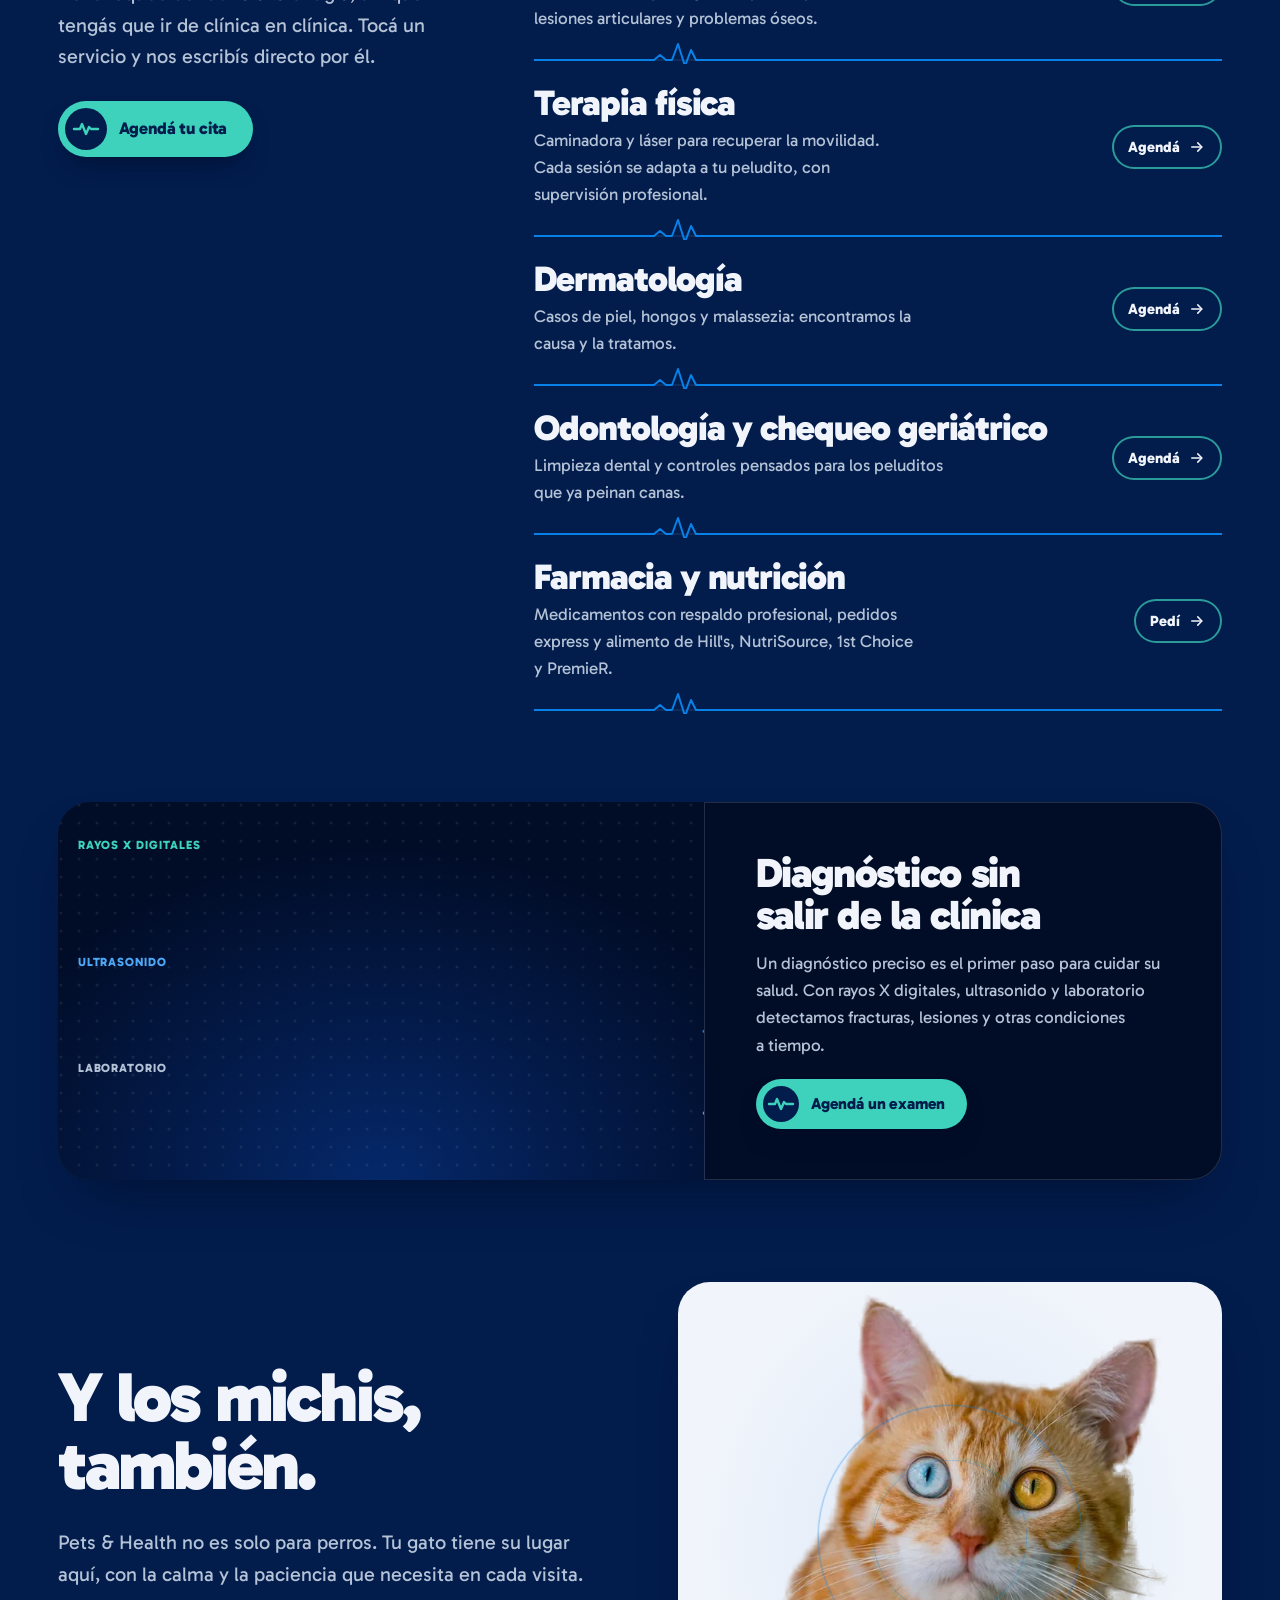
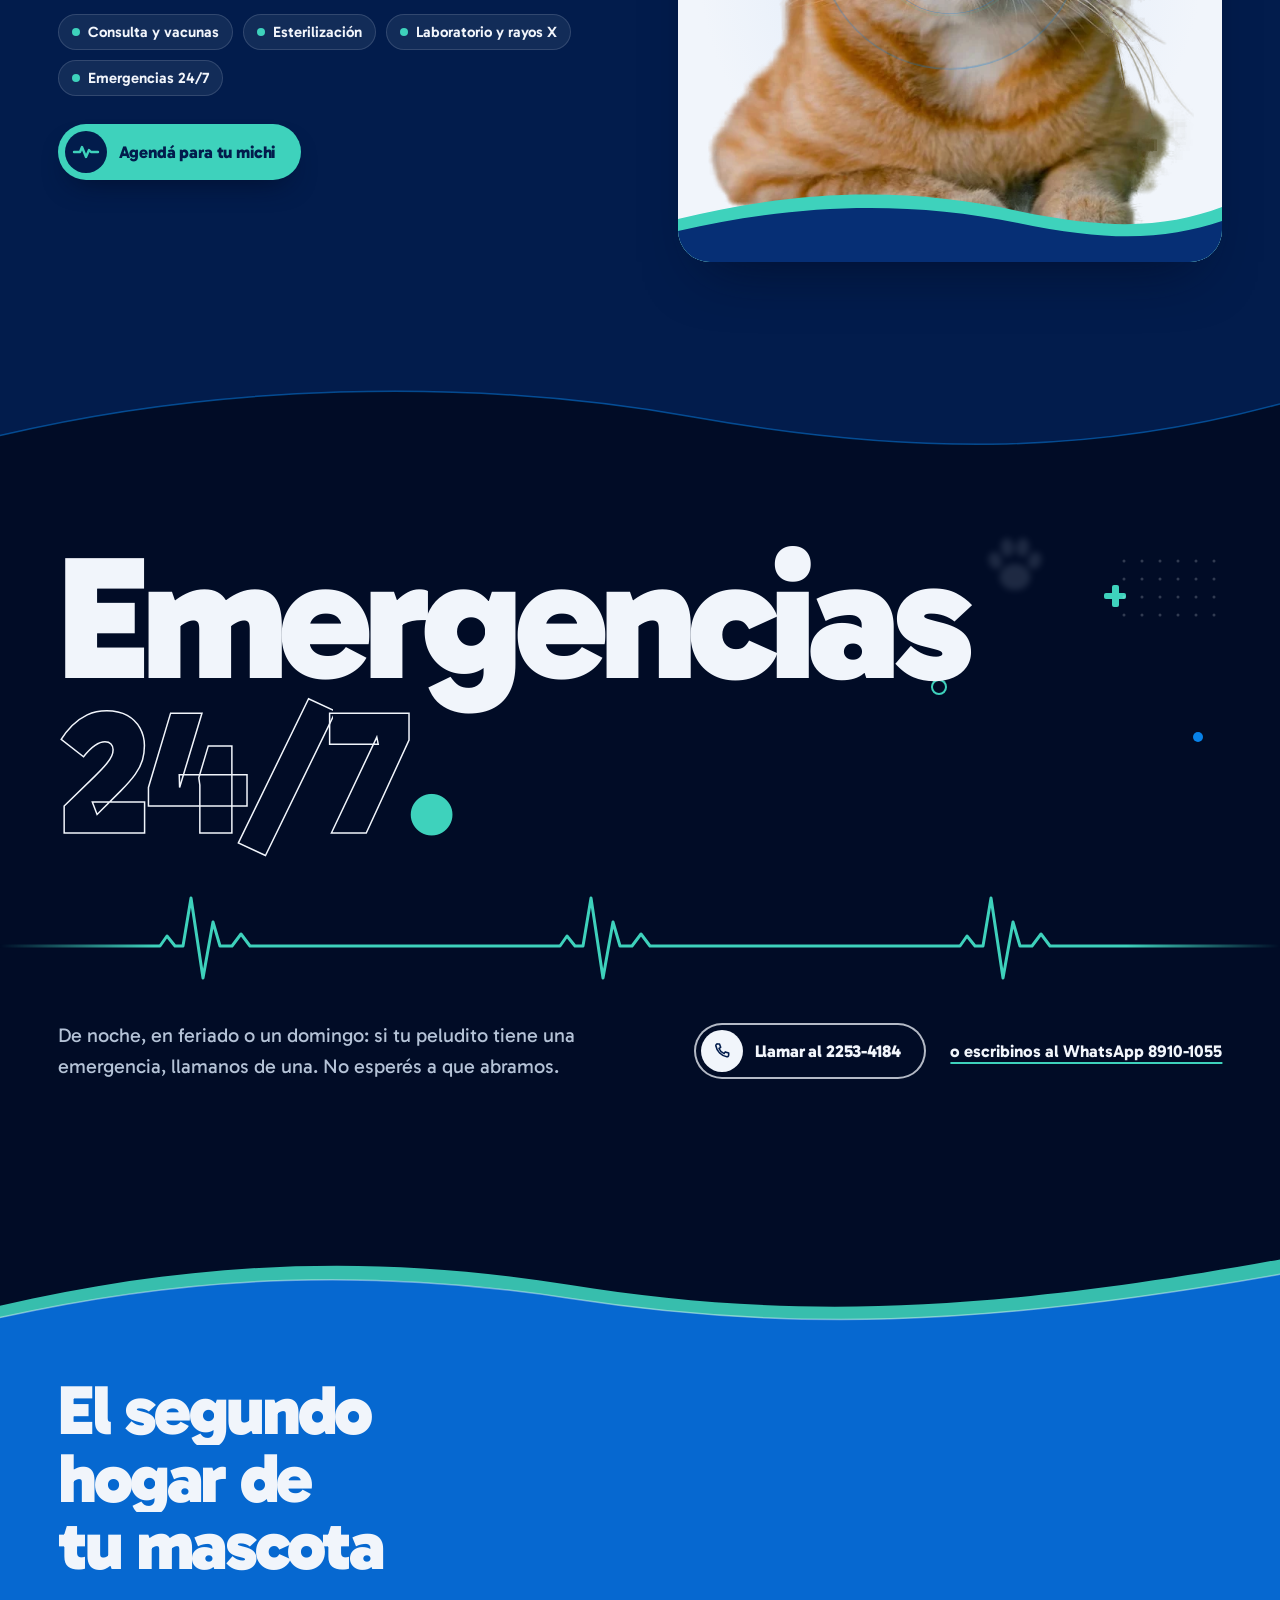
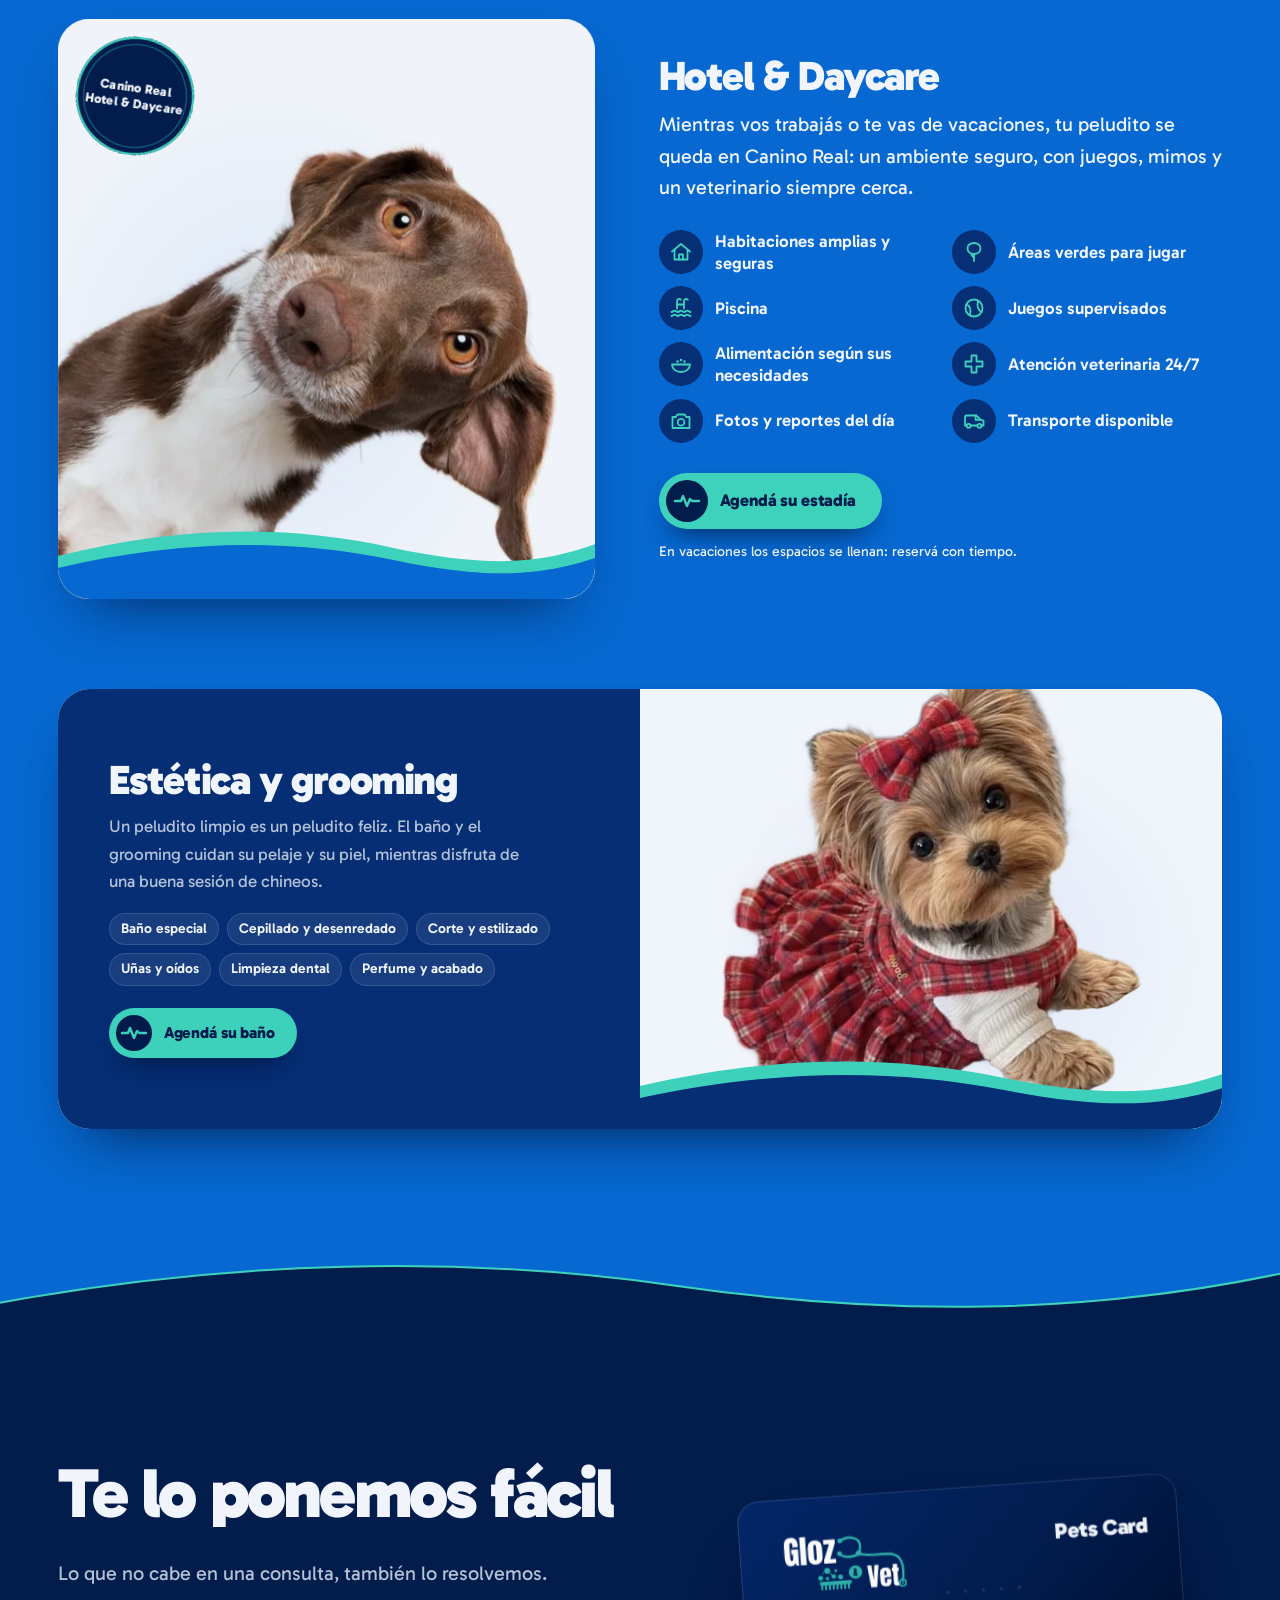
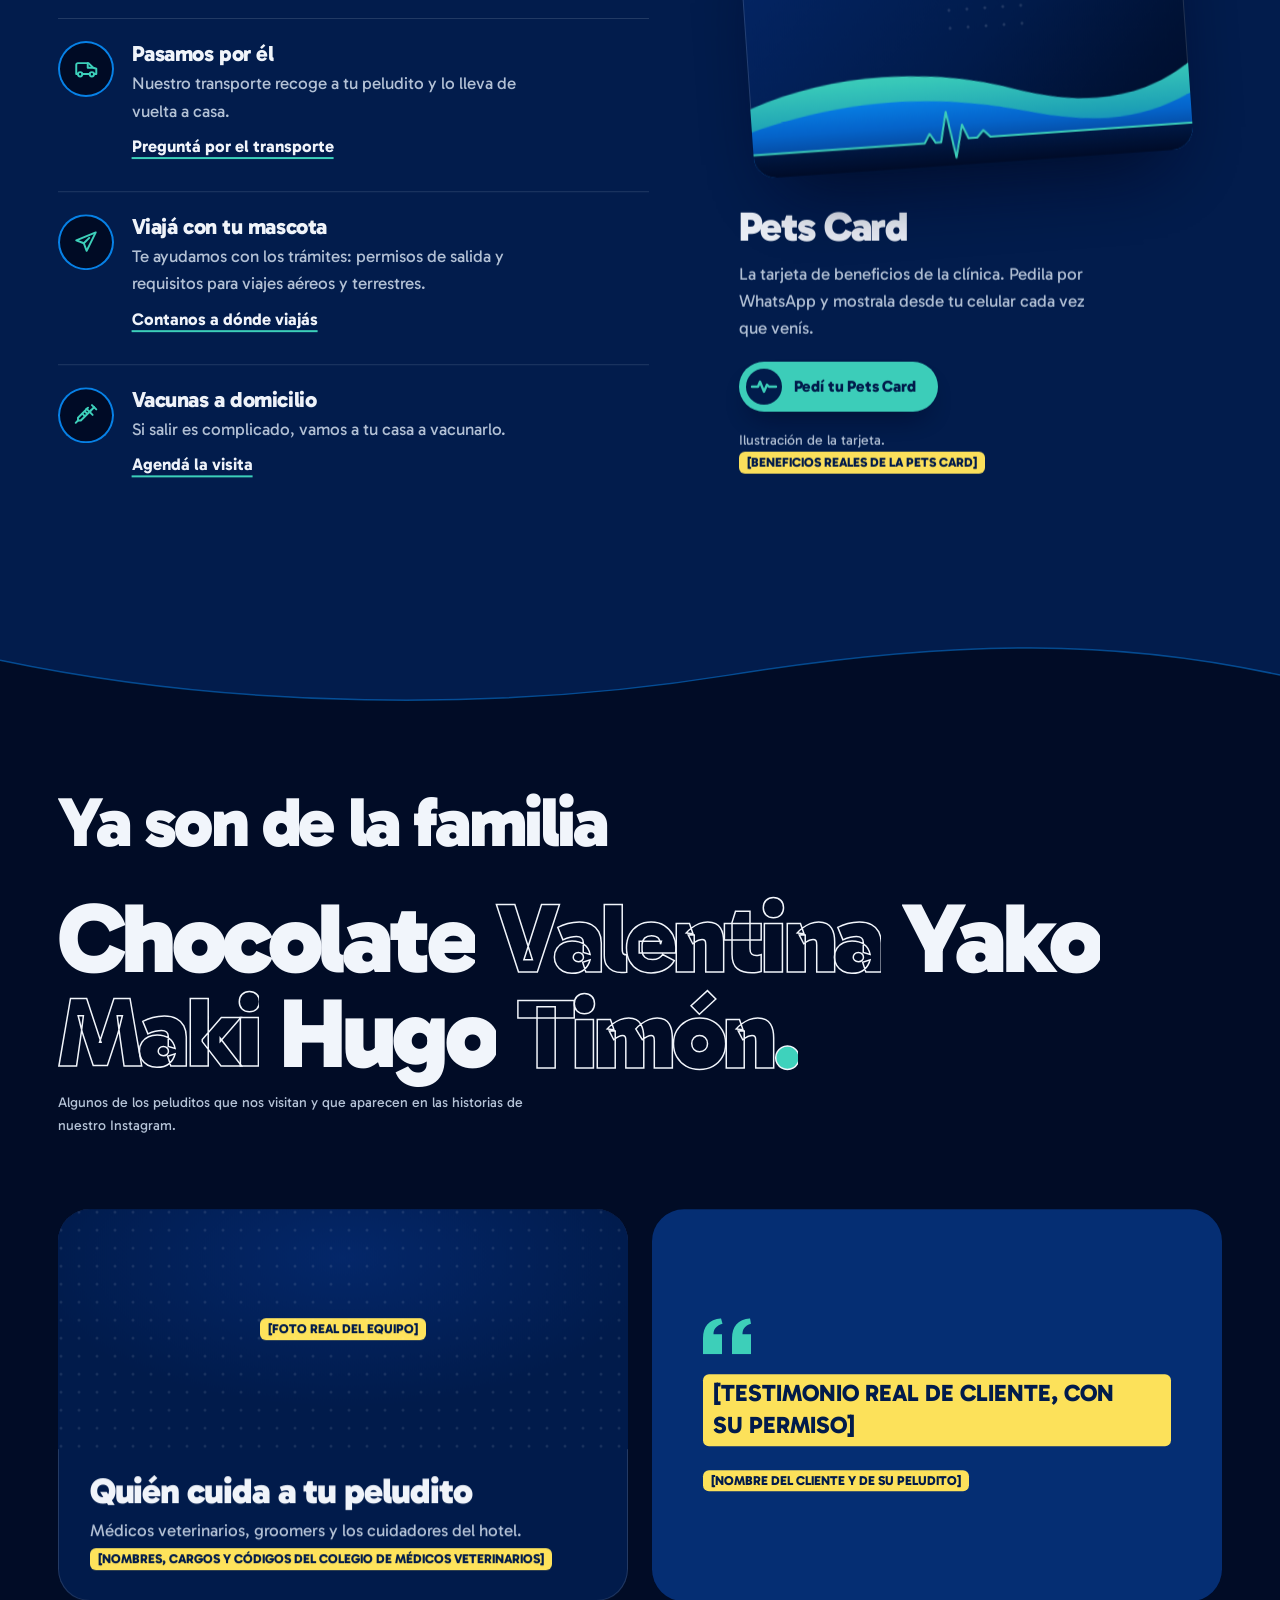
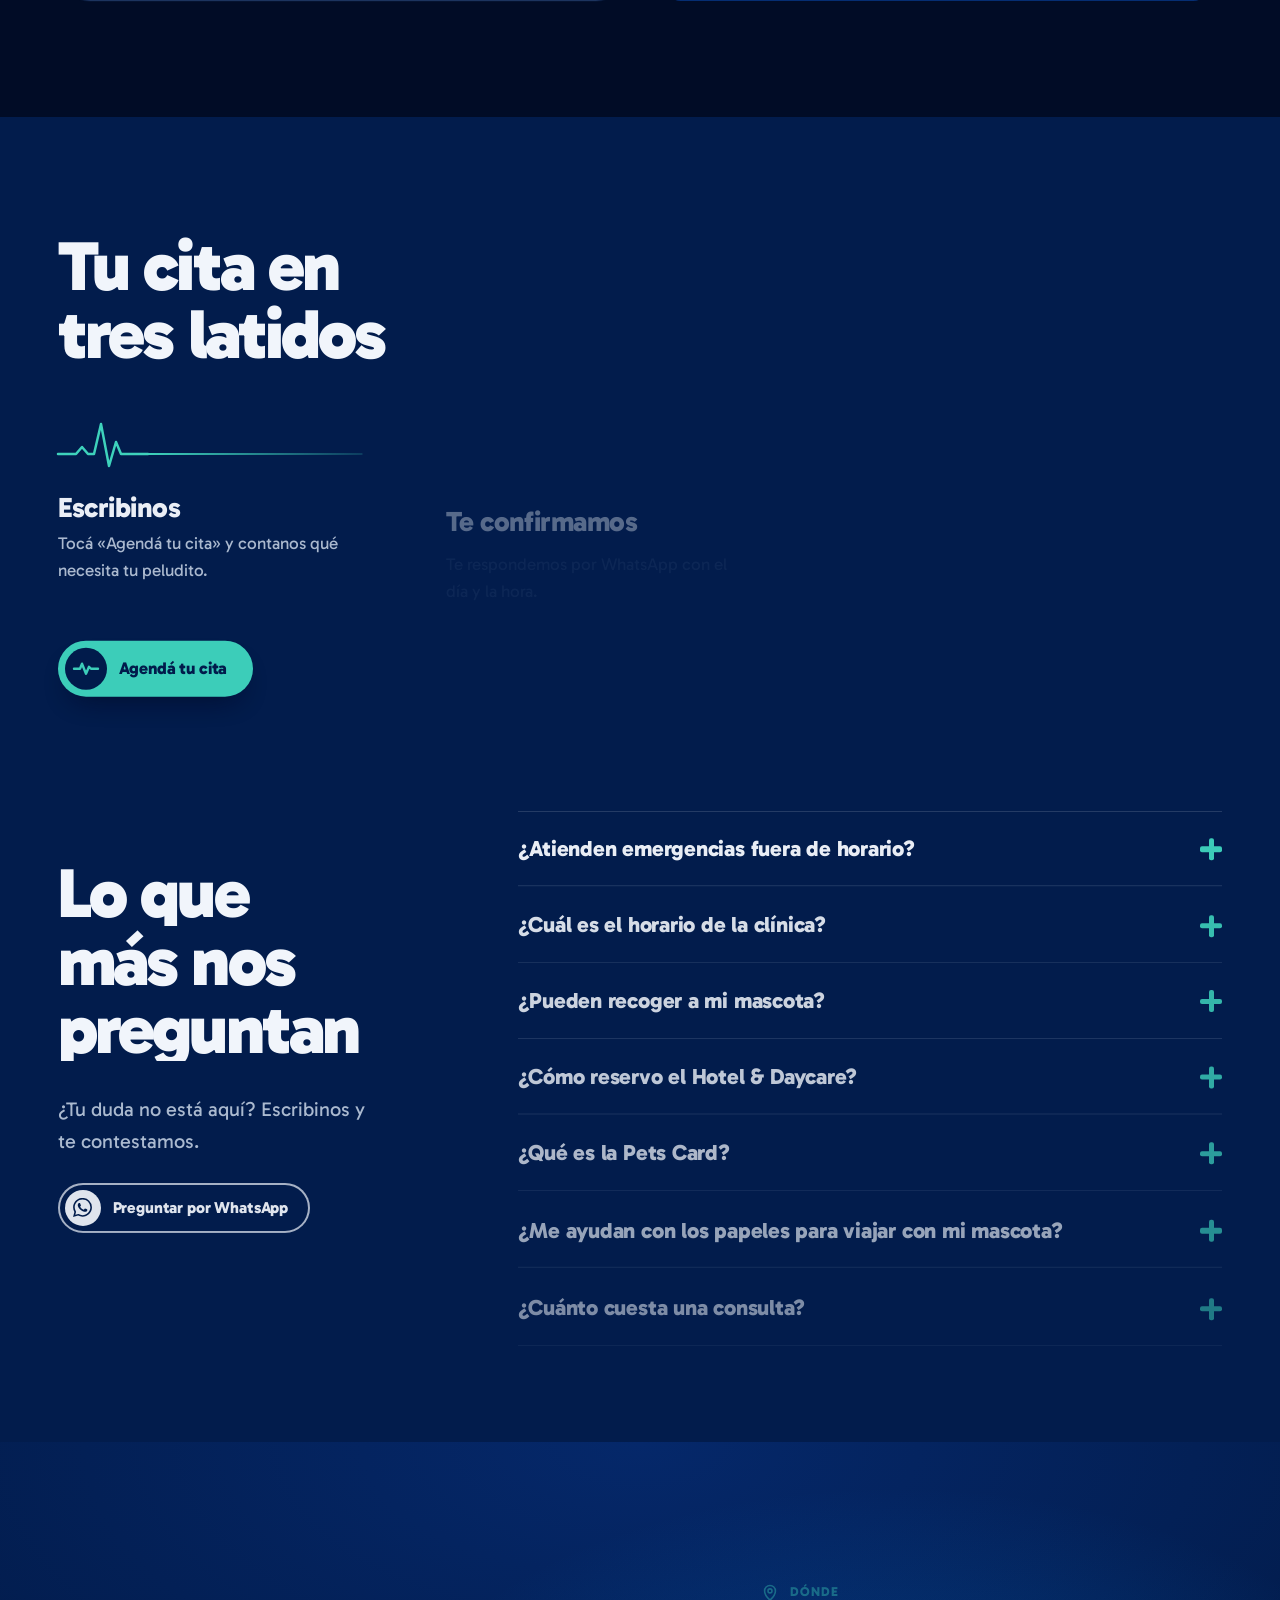
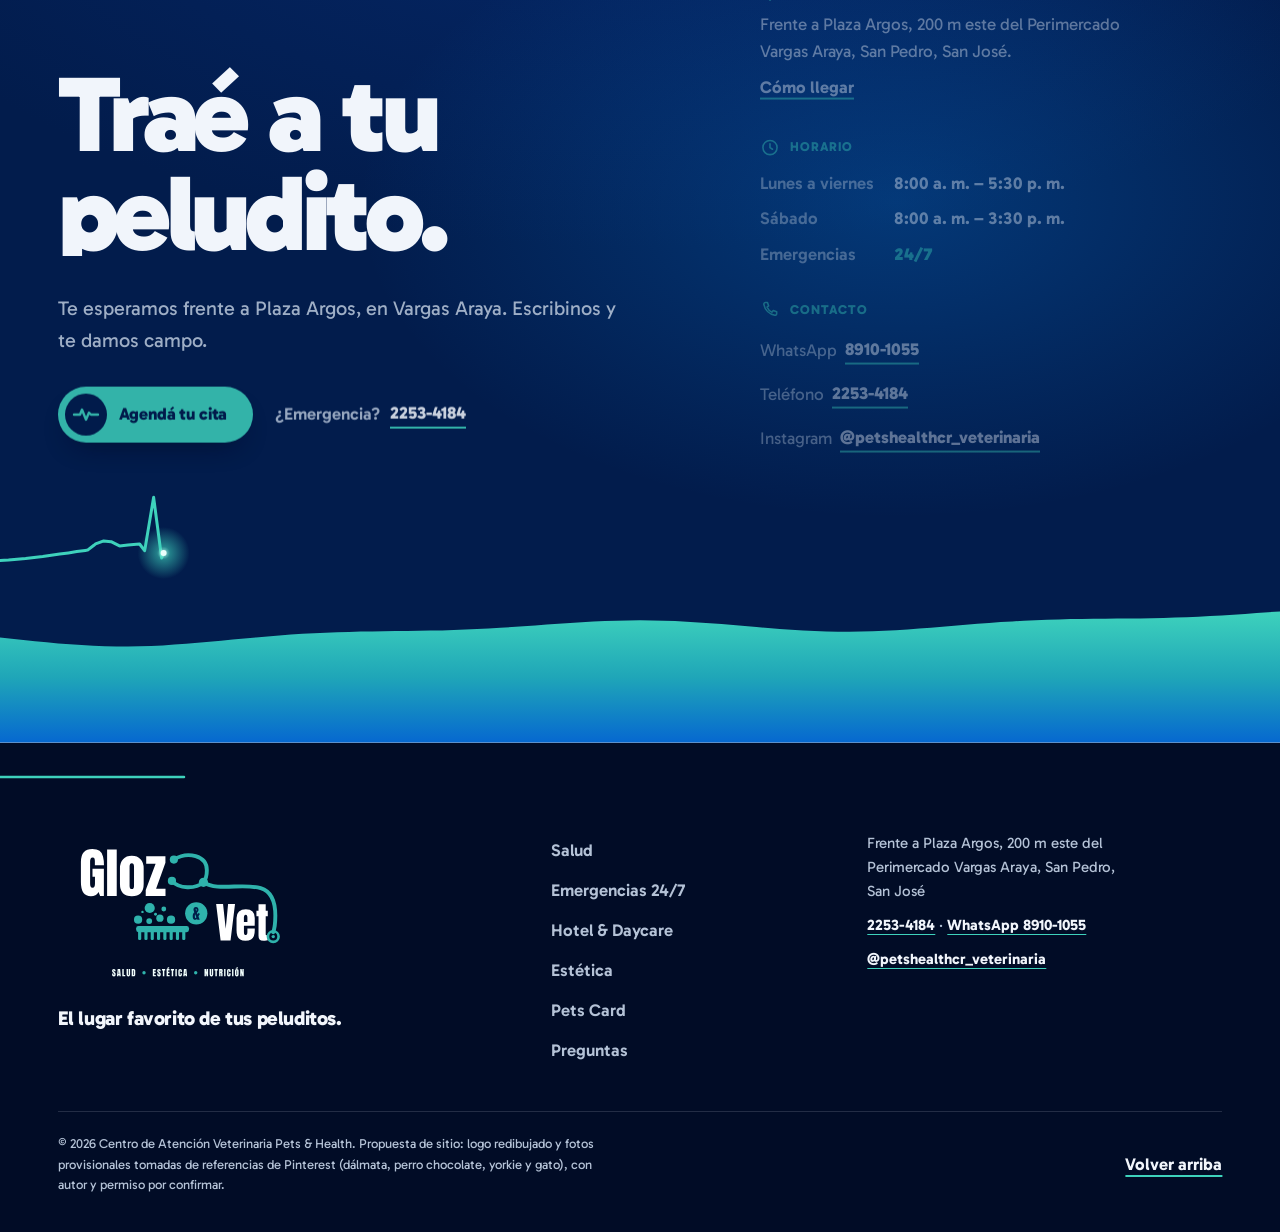
<file: index-direccion-3.html>
<!doctype html>
<html lang="es-CR" class="no-js">
<head>
<meta charset="utf-8">
<meta name="viewport" content="width=device-width, initial-scale=1, viewport-fit=cover">
<title>Veterinaria en San Pedro con emergencias 24/7 | Pets &amp; Health</title>
<meta name="description" content="Centro de Atención Veterinaria en Vargas Araya, San Pedro: consulta, cirugía, rayos X, grooming y Hotel &amp; Daycare. Emergencias 24/7. Agendá por WhatsApp.">
<!-- Propuesta: no se indexa hasta publicarla en el dominio de la clínica (ver LEEME) -->
<meta name="robots" content="noindex, nofollow">
<meta name="theme-color" content="#021C4C">
<meta property="og:type" content="website">
<meta property="og:title" content="Pets &amp; Health · El lugar favorito de tus peluditos">
<meta property="og:description" content="Salud, estética y hotel para tu mascota en San Pedro. Emergencias 24/7.">
<meta property="og:image" content="img/og-imagen.jpg">
<meta property="og:locale" content="es_CR">
<meta name="twitter:card" content="summary_large_image">
<link rel="icon" href="img/favicon.svg" type="image/svg+xml">
<link rel="apple-touch-icon" href="img/apple-touch-icon.png">
<link rel="preload" href="fonts/gabarito-var-latin.woff2" as="font" type="font/woff2" crossorigin>
<link rel="preload" href="img/dalmata-692.webp" as="image" fetchpriority="high">
<link rel="stylesheet" href="css/estilos.css?v=6">
<script>document.documentElement.className=document.documentElement.className.replace('no-js','js');</script>
<script type="application/ld+json">
{
  "@context": "https://schema.org",
  "@type": "VeterinaryCare",
  "name": "Centro de Atención Veterinaria Pets & Health",
  "slogan": "El lugar favorito de tus peluditos",
  "telephone": "+506 2253-4184",
  "address": {
    "@type": "PostalAddress",
    "streetAddress": "Frente a Plaza Argos, 200 m este del Perimercado Vargas Araya",
    "addressLocality": "San Pedro, Montes de Oca",
    "addressRegion": "San José",
    "addressCountry": "CR"
  },
  "openingHoursSpecification": [
    { "@type": "OpeningHoursSpecification", "dayOfWeek": ["Monday","Tuesday","Wednesday","Thursday","Friday"], "opens": "08:00", "closes": "17:30" },
    { "@type": "OpeningHoursSpecification", "dayOfWeek": "Saturday", "opens": "08:00", "closes": "15:30" }
  ],
  "sameAs": ["https://www.instagram.com/petshealthcr_veterinaria/"]
}
</script>
</head>
<body>

<a class="saltar" href="#contenido">Saltar al contenido</a>

<svg width="0" height="0" style="position:absolute" aria-hidden="true" focusable="false">
  <defs>
    <symbol id="i-wa" viewBox="0 0 24 24"><path d="M17.472 14.382c-.297-.149-1.758-.867-2.03-.967-.273-.099-.471-.148-.67.15-.197.297-.767.966-.94 1.164-.173.199-.347.223-.644.075-.297-.15-1.255-.463-2.39-1.475-.883-.788-1.48-1.761-1.653-2.059-.173-.297-.018-.458.13-.606.134-.133.298-.347.446-.52.149-.174.198-.298.298-.497.099-.198.05-.371-.025-.52-.075-.149-.669-1.612-.916-2.207-.242-.579-.487-.5-.669-.51-.173-.008-.371-.01-.57-.01-.198 0-.52.074-.792.372-.272.297-1.04 1.016-1.04 2.479 0 1.462 1.065 2.875 1.213 3.074.149.198 2.096 3.2 5.077 4.487.709.306 1.262.489 1.694.625.712.227 1.36.195 1.871.118.571-.085 1.758-.719 2.006-1.413.248-.694.248-1.289.173-1.413-.074-.124-.272-.198-.57-.347m-5.421 7.403h-.004a9.87 9.87 0 01-5.031-1.378l-.361-.214-3.741.982.998-3.648-.235-.374a9.86 9.86 0 01-1.51-5.26c.001-5.45 4.436-9.884 9.888-9.884 2.64 0 5.122 1.03 6.988 2.898a9.825 9.825 0 012.893 6.994c-.003 5.45-4.437 9.884-9.885 9.884m8.413-18.297A11.815 11.815 0 0012.05 0C5.495 0 .16 5.335.157 11.892c0 2.096.547 4.142 1.588 5.945L.057 24l6.305-1.654a11.882 11.882 0 005.683 1.448h.005c6.554 0 11.89-5.335 11.893-11.893a11.821 11.821 0 00-3.48-8.413z"/></symbol>
    <symbol id="i-huella" viewBox="0 0 64 64"><g fill="currentColor"><ellipse cx="32" cy="42" rx="14" ry="12"/><ellipse cx="14" cy="27" rx="6" ry="8" transform="rotate(-18 14 27)"/><ellipse cx="25" cy="15" rx="6" ry="8.5" transform="rotate(-6 25 15)"/><ellipse cx="39" cy="15" rx="6" ry="8.5" transform="rotate(6 39 15)"/><ellipse cx="50" cy="27" rx="6" ry="8" transform="rotate(18 50 27)"/></g></symbol>
    <!-- Íconos de trazo propios: 24 px, trazo 1.8, puntas redondas -->
    <symbol id="i-casa" viewBox="0 0 24 24"><path d="M3 11.5 12 4l9 7.5"/><path d="M5.5 10v9.5h13V10"/><path d="M10 19.5v-5h4v5"/></symbol>
    <symbol id="i-arbol" viewBox="0 0 24 24"><path d="M12 21v-7"/><path d="M12 14c-4 0-6.5-2.6-6.5-5.8C5.5 5.2 8.4 3 12 3s6.5 2.2 6.5 5.2C18.5 11.4 16 14 12 14Z"/><path d="M12 17.5 9.5 15"/></symbol>
    <symbol id="i-piscina" viewBox="0 0 24 24"><path d="M8 12.5V5.2a2.2 2.2 0 0 1 3.8-1.5"/><path d="M15 12.5V5.2a2.2 2.2 0 0 1 3.8-1.5"/><path d="M8 8.5h7"/><path d="M2.5 16c1.6 0 1.6-1.4 3.2-1.4s1.6 1.4 3.2 1.4 1.6-1.4 3.1-1.4 1.6 1.4 3.2 1.4 1.6-1.4 3.2-1.4 1.6 1.4 3.1 1.4"/><path d="M2.5 20c1.6 0 1.6-1.4 3.2-1.4s1.6 1.4 3.2 1.4 1.6-1.4 3.1-1.4 1.6 1.4 3.2 1.4 1.6-1.4 3.2-1.4 1.6 1.4 3.1 1.4"/></symbol>
    <symbol id="i-pelota" viewBox="0 0 24 24"><circle cx="12" cy="12" r="8.5"/><path d="M4.6 8.2c3.4 1.6 4.6 5.2 3.4 11"/><path d="M19.4 15.8c-3.4-1.6-4.6-5.2-3.4-11"/></symbol>
    <symbol id="i-plato" viewBox="0 0 24 24"><path d="M3 12.5h18c0 4.2-4 7.5-9 7.5s-9-3.3-9-7.5Z"/><path d="M8.5 9.5h.01M12 8h.01M15.5 9.5h.01" stroke-width="2.6"/></symbol>
    <symbol id="i-cruz" viewBox="0 0 24 24"><path d="M9.5 3.5h5v6h6v5h-6v6h-5v-6h-6v-5h6z"/></symbol>
    <symbol id="i-camara" viewBox="0 0 24 24"><path d="M3.5 8h3.3l1.6-2.5h7.2L17.2 8h3.3v11h-17z"/><circle cx="12" cy="13.3" r="3.4"/></symbol>
    <symbol id="i-van" viewBox="0 0 24 24"><path d="M4.5 16.5H3V8a1.5 1.5 0 0 1 1.5-1.5h9.8l4.4 4.3 2.8.9v4.8h-1.8"/><path d="M8.6 16.5h6.8"/><circle cx="6.6" cy="16.8" r="2"/><circle cx="17.4" cy="16.8" r="2"/><path d="M13.6 6.5v4.3h4.1"/></symbol>
    <symbol id="i-avion" viewBox="0 0 24 24"><path d="M21 3 3 10.4l7 2.6 2.6 7L21 3Z"/><path d="m10 13 5-5"/></symbol>
    <symbol id="i-jeringa" viewBox="0 0 24 24"><path d="m17.5 2.5 4 4"/><path d="m19.5 4.5-3 3"/><path d="M16.5 7.5 7.2 16.8H4.6v-2.6l9.3-9.3"/><path d="m12.4 5.9 5.7 5.7"/><path d="m4.6 16.8-2.1 2.1"/><path d="m9 10.8 1.4 1.4M11.2 8.6l1.4 1.4"/></symbol>
    <symbol id="i-tel" viewBox="0 0 24 24"><path d="M6.6 3.5H9l1.4 4.1-2 1.4a11 11 0 0 0 6.1 6.1l1.4-2 4.1 1.4v2.4a2 2 0 0 1-2.2 2A16.5 16.5 0 0 1 4.6 5.7a2 2 0 0 1 2-2.2Z"/></symbol>
    <symbol id="i-pin" viewBox="0 0 24 24"><path d="M12 21s-6.5-5.6-6.5-11a6.5 6.5 0 0 1 13 0c0 5.4-6.5 11-6.5 11Z"/><circle cx="12" cy="10" r="2.4"/></symbol>
    <symbol id="i-reloj" viewBox="0 0 24 24"><circle cx="12" cy="12" r="8.5"/><path d="M12 7.5V12l3 2"/></symbol>
    <symbol id="i-ig" viewBox="0 0 24 24"><rect x="3.5" y="3.5" width="17" height="17" rx="5"/><circle cx="12" cy="12" r="4"/><path d="M17 7h.01" stroke-width="2.6"/></symbol>
    <symbol id="i-flecha" viewBox="0 0 24 24"><path d="M5 12h13"/><path d="m13 6.5 5.5 5.5-5.5 5.5"/></symbol>
    <linearGradient id="g-menta" x1="0" y1="0" x2="0" y2="1"><stop offset="0" stop-color="#3ED2BC"/><stop offset=".5" stop-color="#1FA6B8"/><stop offset="1" stop-color="#0668D0"/></linearGradient>
    <linearGradient id="g-rey" x1="0" y1="0" x2="0" y2="1"><stop offset="0" stop-color="#0882E8"/><stop offset=".35" stop-color="#0668D0"/><stop offset="1" stop-color="#062F75"/></linearGradient>
    <linearGradient id="g-hondo" x1="0" y1="0" x2="0" y2="1"><stop offset="0" stop-color="#062F75"/><stop offset=".45" stop-color="#021C4C"/><stop offset="1" stop-color="#010C26"/></linearGradient>
    <radialGradient id="g-brillo"><stop offset="0" stop-color="#BFFFF3" stop-opacity=".95"/><stop offset=".25" stop-color="#3ED2BC" stop-opacity=".55"/><stop offset="1" stop-color="#3ED2BC" stop-opacity="0"/></radialGradient>
  </defs>
</svg>

<!-- ===== Navegación (inicio) ===== -->
<header class="nav">
  <a class="nav__logo" href="#inicio" aria-label="Pets &amp; Health, inicio"><img src="img/logo/logo-oscuro.svg" alt="Pets &amp; Health" width="990" height="530"></a>
  <nav class="nav__menu" aria-label="Secciones">
    <a href="#salud">Salud</a>
    <a href="#hotel">Hotel y estética</a>
    <a href="#emergencias">Emergencias</a>
    <a href="#preguntas">Preguntas</a>
    <a href="#contacto">Visitanos</a>
  </nav>
  <div class="nav__acciones">
    <a class="nav__urgencia" href="tel:+50622534184"><span>Emergencias</span> <b>24/7</b></a>
    <a class="nav__wa" data-wa="Hola Pets & Health, tengo una consulta." href="https://wa.me/50689101055?text=Hola%20Pets%20%26%20Health%2C%20tengo%20una%20consulta." target="_blank" rel="noopener" aria-label="Escribinos por WhatsApp"><svg aria-hidden="true"><use href="#i-wa"/></svg></a>
  </div>
</header>
<!-- ===== Fin navegación ===== -->

<main id="inicio">

<!-- ===== Portada (inicio) · aprobada en la hoja 3: no se cambia ===== -->
<section class="portada" data-portada aria-label="Portada">

  <svg class="marea marea--atras" data-marea-atras data-pieza viewBox="0 0 1000 1000" preserveAspectRatio="none" aria-hidden="true" focusable="false">
    <path data-capa="1" fill="url(#g-menta)" d="M0 1000 L0 640 C 180 610, 300 560, 520 560 C 720 560, 840 470, 1000 430 L1000 1000Z"/>
    <path data-capa="2" fill="url(#g-rey)" d="M0 1000 L0 680 C 200 650, 320 610, 540 605 C 740 600, 850 520, 1000 490 L1000 1000Z"/>
    <path data-gloss fill="none" stroke="#fff" stroke-opacity=".35" stroke-width="1.5" vector-effect="non-scaling-stroke" d="M0 680 C 200 650, 320 610, 540 605 C 740 600, 850 520, 1000 490"/>
  </svg>

  <div class="escena" data-escena>
    <div class="eco" data-eco aria-hidden="true"><span></span><span></span><span></span></div>
    <img class="escena__perro" data-perro data-pieza src="img/dalmata-692.webp" width="692" height="1006" alt="Dálmata lamiéndose la nariz (foto provisional)" fetchpriority="high">
  </div>

  <h1 class="titulo">
    <span class="titulo__linea" data-pieza data-linea>El lugar favorito de tus</span>
    <span class="pila">
      <span class="gigante gigante--solido" data-gigante data-pieza>peluditos<i>.</i></span>
      <span class="gigante gigante--contorno" data-gigante data-pieza aria-hidden="true">peluditos<i>.</i></span>
    </span>
  </h1>

  <div class="portada__aire"></div>

  <svg class="marea marea--frente" data-marea-frente data-pieza viewBox="0 0 1000 1000" preserveAspectRatio="none" aria-hidden="true" focusable="false">
    <path data-capa="3" fill="url(#g-hondo)" d="M0 1000 L0 720 C 200 690, 330 655, 560 650 C 760 646, 860 575, 1000 545 L1000 1000Z"/>
    <path class="filo" data-filo vector-effect="non-scaling-stroke" d="M0 720 C 200 690, 330 655, 560 650 C 760 646, 860 575, 1000 545"/>
    <g data-brillo opacity="0"><circle r="30" fill="url(#g-brillo)"/><circle r="3.5" fill="#E9FFFB"/></g>
  </svg>

  <div class="portada__pie" data-pie>
    <p class="portada__sub" data-pieza>Centro de Atención Veterinaria en San Pedro. <b>Salud, estética y nutrición</b> en un solo lugar, con emergencias 24/7.</p>
    <div class="portada__acciones" data-pieza>
      <a class="boton" data-cta data-cta-inicio data-wa="Hola Pets & Health, quiero agendar una cita para mi peludito." href="https://wa.me/50689101055?text=Hola%20Pets%20%26%20Health%2C%20quiero%20agendar%20una%20cita%20para%20mi%20peludito." target="_blank" rel="noopener"><span class="boton__icono" aria-hidden="true"><svg viewBox="0 0 26 16"><path d="M1 8h6l2-5 4 10 3-7 2 2h7"/></svg></span>Agendá tu cita</a>
      <a class="tel" href="tel:+50622534184">¿Emergencia? <b>2253-4184</b></a>
    </div>
  </div>

  <div class="decor" data-decor aria-hidden="true">
    <span class="cruz d-c1" style="--t:20px"></span>
    <span class="cruz cruz--azul d-c2" style="--t:15px"></span>
    <span class="cruz d-c3" style="--t:13px"></span>
    <span class="circulo d-p1" style="--t:10px"></span>
    <span class="circulo circulo--aro d-a1" style="--t:13px"></span>
    <span class="circulo circulo--aro d-a2" style="--t:17px"></span>
    <svg class="huella huella--lejos d-h1" style="--t:54px"><use href="#i-huella"/></svg>
    <svg class="huella d-h2" style="--t:44px"><use href="#i-huella"/></svg>
    <span class="rejilla d-r1" style="--w:108px;--h:72px"></span>
  </div>
</section>
<!-- ===== Fin portada ===== -->

<div id="contenido"></div>

<!-- ===== Trayectoria (inicio) ===== -->
<section class="bloque trayectoria" aria-labelledby="t-trayectoria">
  <div class="bloque__in trayectoria__in">
    <h2 class="h2 trayectoria__h" id="t-trayectoria" data-split>Más de 12 años cuidando peluditos en San Pedro.</h2>
    <div class="trayectoria__texto">
      <p class="lead" data-reveal>Medicina, estética y hotel bajo el mismo techo, frente a Plaza Argos. Y si algo pasa de noche o en feriado, igual estamos: las emergencias se atienden a cualquier hora.</p>
      <ul class="pastillas" data-reveal>
        <li>Emergencias 24/7</li>
        <li>Lunes a sábado</li>
        <li>Vargas Araya, San Pedro</li>
        <li>Perros y gatos</li>
      </ul>
    </div>
  </div>
  <div class="decor" aria-hidden="true" data-flota>
    <span class="cruz" style="--t:16px;right:7%;top:18%"></span>
    <svg class="huella huella--lejos" style="--t:60px;right:16%;bottom:10%"><use href="#i-huella"/></svg>
  </div>
</section>
<!-- ===== Fin trayectoria ===== -->

<!-- ===== Salud (inicio) ===== -->
<section class="bloque salud" id="salud" aria-labelledby="t-salud">
  <div class="bloque__in salud__in">
    <div class="salud__cabeza">
      <h2 class="h2" id="t-salud" data-split>Salud de pies a patitas</h2>
      <p class="lead" data-reveal>Del chequeo de rutina a la cirugía, sin que tengás que ir de clínica en clínica. Tocá un servicio y nos escribís directo por él.</p>
      <div class="salud__accion" data-reveal>
        <a class="boton" data-wa="Hola Pets & Health, quiero agendar una consulta para mi peludito." href="https://wa.me/50689101055?text=Hola%20Pets%20%26%20Health%2C%20quiero%20agendar%20una%20consulta%20para%20mi%20peludito." target="_blank" rel="noopener"><span class="boton__icono" aria-hidden="true"><svg viewBox="0 0 26 16"><path d="M1 8h6l2-5 4 10 3-7 2 2h7"/></svg></span>Agendá tu cita</a>
      </div>
    </div>

    <ul class="carta" data-carta>
      <li class="carta__fila">
        <h3 class="carta__nombre">Consulta y vacunación</h3>
        <p class="carta__desc">Revisión general, vacunas y desparasitación. Las vacunas también te las ponemos a domicilio.</p>
        <a class="carta__agendar" data-wa="Hola Pets & Health, quiero agendar una consulta y vacunación para mi peludito." href="https://wa.me/50689101055?text=Hola%20Pets%20%26%20Health%2C%20quiero%20agendar%20una%20consulta%20y%20vacunaci%C3%B3n%20para%20mi%20peludito." target="_blank" rel="noopener">Agendá <span class="sr">consulta y vacunación</span><svg aria-hidden="true"><use href="#i-flecha"/></svg></a>
        <svg class="carta__ecg" viewBox="0 0 1000 24" preserveAspectRatio="xMinYMid slice" aria-hidden="true"><path class="carta__base" d="M0 20 H1000"/><path class="carta__pulso" pathLength="1" d="M0 20 H120 l6 -5 l6 5 h6 l6 -16 l7 22 l6 -16 l5 10 h8 H1000"/></svg>
      </li>
      <li class="carta__fila">
        <h3 class="carta__nombre">Cirugía y ortopedia</h3>
        <p class="carta__desc">Esterilizaciones y cirugía ortopédica para fracturas, lesiones articulares y problemas óseos.</p>
        <a class="carta__agendar" data-wa="Hola Pets & Health, quiero una valoración de cirugía para mi peludito." href="https://wa.me/50689101055?text=Hola%20Pets%20%26%20Health%2C%20quiero%20una%20valoraci%C3%B3n%20de%20cirug%C3%ADa%20para%20mi%20peludito." target="_blank" rel="noopener">Agendá <span class="sr">cirugía y ortopedia</span><svg aria-hidden="true"><use href="#i-flecha"/></svg></a>
        <svg class="carta__ecg" viewBox="0 0 1000 24" preserveAspectRatio="xMinYMid slice" aria-hidden="true"><path class="carta__base" d="M0 20 H1000"/><path class="carta__pulso" pathLength="1" d="M0 20 H120 l6 -5 l6 5 h6 l6 -16 l7 22 l6 -16 l5 10 h8 H1000"/></svg>
      </li>
      <li class="carta__fila">
        <h3 class="carta__nombre">Terapia física</h3>
        <p class="carta__desc">Caminadora y láser para recuperar la movilidad. Cada sesión se adapta a tu peludito, con supervisión profesional.</p>
        <a class="carta__agendar" data-wa="Hola Pets & Health, quiero saber si la terapia física es adecuada para mi peludito." href="https://wa.me/50689101055?text=Hola%20Pets%20%26%20Health%2C%20quiero%20saber%20si%20la%20terapia%20f%C3%ADsica%20es%20adecuada%20para%20mi%20peludito." target="_blank" rel="noopener">Agendá <span class="sr">terapia física</span><svg aria-hidden="true"><use href="#i-flecha"/></svg></a>
        <svg class="carta__ecg" viewBox="0 0 1000 24" preserveAspectRatio="xMinYMid slice" aria-hidden="true"><path class="carta__base" d="M0 20 H1000"/><path class="carta__pulso" pathLength="1" d="M0 20 H120 l6 -5 l6 5 h6 l6 -16 l7 22 l6 -16 l5 10 h8 H1000"/></svg>
      </li>
      <li class="carta__fila">
        <h3 class="carta__nombre">Dermatología</h3>
        <p class="carta__desc">Casos de piel, hongos y malassezia: encontramos la causa y la tratamos.</p>
        <a class="carta__agendar" data-wa="Hola Pets & Health, mi peludito tiene un problema de piel y quiero agendar una cita." href="https://wa.me/50689101055?text=Hola%20Pets%20%26%20Health%2C%20mi%20peludito%20tiene%20un%20problema%20de%20piel%20y%20quiero%20agendar%20una%20cita." target="_blank" rel="noopener">Agendá <span class="sr">dermatología</span><svg aria-hidden="true"><use href="#i-flecha"/></svg></a>
        <svg class="carta__ecg" viewBox="0 0 1000 24" preserveAspectRatio="xMinYMid slice" aria-hidden="true"><path class="carta__base" d="M0 20 H1000"/><path class="carta__pulso" pathLength="1" d="M0 20 H120 l6 -5 l6 5 h6 l6 -16 l7 22 l6 -16 l5 10 h8 H1000"/></svg>
      </li>
      <li class="carta__fila">
        <h3 class="carta__nombre">Odontología y chequeo geriátrico</h3>
        <p class="carta__desc">Limpieza dental y controles pensados para los peluditos que ya peinan canas.</p>
        <a class="carta__agendar" data-wa="Hola Pets & Health, quiero agendar odontología o un chequeo geriátrico para mi peludito." href="https://wa.me/50689101055?text=Hola%20Pets%20%26%20Health%2C%20quiero%20agendar%20odontolog%C3%ADa%20o%20un%20chequeo%20geri%C3%A1trico%20para%20mi%20peludito." target="_blank" rel="noopener">Agendá <span class="sr">odontología o chequeo geriátrico</span><svg aria-hidden="true"><use href="#i-flecha"/></svg></a>
        <svg class="carta__ecg" viewBox="0 0 1000 24" preserveAspectRatio="xMinYMid slice" aria-hidden="true"><path class="carta__base" d="M0 20 H1000"/><path class="carta__pulso" pathLength="1" d="M0 20 H120 l6 -5 l6 5 h6 l6 -16 l7 22 l6 -16 l5 10 h8 H1000"/></svg>
      </li>
      <li class="carta__fila">
        <h3 class="carta__nombre">Farmacia y nutrición</h3>
        <p class="carta__desc">Medicamentos con respaldo profesional, pedidos express y alimento de Hill's, NutriSource, 1st Choice y PremieR.</p>
        <a class="carta__agendar" data-wa="Hola Pets & Health, quiero hacer un pedido a la farmacia." href="https://wa.me/50689101055?text=Hola%20Pets%20%26%20Health%2C%20quiero%20hacer%20un%20pedido%20a%20la%20farmacia." target="_blank" rel="noopener">Pedí <span class="sr">a la farmacia</span><svg aria-hidden="true"><use href="#i-flecha"/></svg></a>
        <svg class="carta__ecg" viewBox="0 0 1000 24" preserveAspectRatio="xMinYMid slice" aria-hidden="true"><path class="carta__base" d="M0 20 H1000"/><path class="carta__pulso" pathLength="1" d="M0 20 H120 l6 -5 l6 5 h6 l6 -16 l7 22 l6 -16 l5 10 h8 H1000"/></svg>
      </li>
    </ul>
  </div>

  <!-- Diagnóstico: el monitor de la hoja, en grande -->
  <div class="bloque__in">
    <article class="diagnostico" data-reveal aria-labelledby="t-diagnostico">
      <div class="diagnostico__pantalla" aria-hidden="true">
        <span class="rejilla"></span>
        <svg viewBox="0 0 600 240" preserveAspectRatio="none">
          <path class="trazo trazo--menta" pathLength="1000" d="M0 66 H70 l8 0 l6 -9 l7 9 h7 l7 -38 l10 66 l9 -46 l6 18 h10 l8 -10 l8 10 H300 l8 0 l6 -9 l7 9 h7 l7 -38 l10 66 l9 -46 l6 18 h10 l8 -10 l8 10 H600"/>
          <path class="trazo trazo--azul" pathLength="1000" d="M0 140 C 25 140, 35 112, 55 112 S 85 136, 105 133 S 135 140, 150 140 C 175 140, 185 112, 205 112 S 235 136, 255 133 S 285 140, 300 140 C 325 140, 335 112, 355 112 S 385 136, 405 133 S 435 140, 450 140 C 475 140, 485 112, 505 112 S 535 136, 555 133 S 585 140, 600 140"/>
          <path class="trazo trazo--huella" pathLength="1000" d="M0 205 C 75 186, 75 186, 150 205 S 225 224, 300 205 S 375 186, 450 205 S 525 224, 600 205"/>
        </svg>
        <span class="canal" style="top:9%">Rayos X digitales</span>
        <span class="canal canal--azul" style="top:40%">Ultrasonido</span>
        <span class="canal canal--huella" style="top:68%">Laboratorio</span>
      </div>
      <div class="diagnostico__cuerpo">
        <h3 id="t-diagnostico">Diagnóstico sin salir de la clínica</h3>
        <p>Un diagnóstico preciso es el primer paso para cuidar su salud. Con rayos X digitales, ultrasonido y laboratorio detectamos fracturas, lesiones y otras condiciones a tiempo.</p>
        <a class="boton boton--chico" data-wa="Hola Pets & Health, quiero agendar un examen (rayos X, ultrasonido o laboratorio) para mi peludito." href="https://wa.me/50689101055?text=Hola%20Pets%20%26%20Health%2C%20quiero%20agendar%20un%20examen%20%28rayos%20X%2C%20ultrasonido%20o%20laboratorio%29%20para%20mi%20peludito." target="_blank" rel="noopener"><span class="boton__icono" aria-hidden="true"><svg viewBox="0 0 26 16"><path d="M1 8h6l2-5 4 10 3-7 2 2h7"/></svg></span>Agendá un examen</a>
      </div>
    </article>
  </div>
  <!-- Gatos: la clínica también es de los michis -->
  <div class="bloque__in">
    <article class="michis" aria-labelledby="t-michis">
      <div class="michis__foto">
        <img data-emerge src="img/gato-recorte.webp" width="641" height="780" alt="Gato naranja con un ojo azul y otro ámbar (foto provisional)" loading="lazy">
        <div class="eco" data-eco-michi aria-hidden="true"><span></span><span></span><span></span></div>
        <svg viewBox="0 0 400 96" preserveAspectRatio="none" aria-hidden="true"><path d="M0 96 V52 C 90 22, 170 20, 250 44 C 320 64, 360 60, 400 40 V96Z" fill="#3ED2BC"/><path d="M0 96 V64 C 90 36, 170 34, 250 56 C 320 76, 360 72, 400 54 V96Z" fill="#062F75"/></svg>
      </div>
      <div class="michis__texto">
        <h3 class="michis__h" id="t-michis" data-split>Y los michis, también.</h3>
        <p class="lead" data-reveal>Pets &amp; Health no es solo para perros. Tu gato tiene su lugar aquí, con la calma y la paciencia que necesita en cada visita.</p>
        <ul class="pastillas" data-reveal>
          <li>Consulta y vacunas</li>
          <li>Esterilización</li>
          <li>Laboratorio y rayos X</li>
          <li>Emergencias 24/7</li>
        </ul>
        <div class="michis__accion" data-reveal>
          <a class="boton" data-wa="Hola Pets & Health, quiero agendar una cita para mi gato." href="https://wa.me/50689101055?text=Hola%20Pets%20%26%20Health%2C%20quiero%20agendar%20una%20cita%20para%20mi%20gato." target="_blank" rel="noopener"><span class="boton__icono" aria-hidden="true"><svg viewBox="0 0 26 16"><path d="M1 8h6l2-5 4 10 3-7 2 2h7"/></svg></span>Agendá para tu michi</a>
        </div>
      </div>
    </article>
  </div>
</section>
<!-- ===== Fin salud ===== -->

<!-- ===== Emergencias (inicio) ===== -->
<svg class="borde" viewBox="0 0 1440 110" preserveAspectRatio="none" aria-hidden="true"><path d="M0 110 V64 C 240 10, 520 0, 780 44 C 1040 88, 1240 82, 1440 30 V110Z" fill="#010C26"/><path d="M0 64 C 240 10, 520 0, 780 44 C 1040 88, 1240 82, 1440 30" fill="none" stroke="#0882E8" stroke-opacity=".5" stroke-width="1.5" vector-effect="non-scaling-stroke"/></svg>
<section class="bloque abismo urgencias" id="emergencias" aria-labelledby="t-urgencias">
  <div class="bloque__in">
    <h2 class="urgencias__titulo" id="t-urgencias">
      <span class="urgencias__linea" data-letras>Emergencias</span>
      <span class="urgencias__linea urgencias__linea--contorno" data-letras>24/7<i>.</i></span>
    </h2>
  </div>
  <div class="decor" aria-hidden="true" data-flota>
    <span class="cruz" style="--t:22px;right:12%;top:16%"></span>
    <span class="circulo circulo--aro" style="--t:16px;right:26%;top:30%"></span>
    <span class="circulo" style="--t:10px;right:6%;top:38%"></span>
    <svg class="huella huella--lejos" style="--t:70px;right:18%;top:8%"><use href="#i-huella"/></svg>
    <span class="rejilla" style="right:4%;top:12%;--w:108px;--h:72px"></span>
  </div>
  <div class="monitor-vivo" aria-hidden="true"><div class="monitor-vivo__cinta"></div></div>
  <div class="bloque__in urgencias__pie">
    <p class="lead" data-reveal>De noche, en feriado o un domingo: si tu peludito tiene una emergencia, llamanos de una. No esperés a que abramos.</p>
    <div class="urgencias__acciones" data-reveal>
      <a class="boton boton--contorno" href="tel:+50622534184"><span class="boton__icono" aria-hidden="true"><svg viewBox="0 0 24 24" class="icono-tel"><use href="#i-tel"/></svg></span>Llamar al 2253-4184</a>
      <a class="enlace" data-wa="Hola Pets & Health, tengo una emergencia con mi peludito." href="https://wa.me/50689101055?text=Hola%20Pets%20%26%20Health%2C%20tengo%20una%20emergencia%20con%20mi%20peludito." target="_blank" rel="noopener">o escribinos al WhatsApp 8910-1055</a>
    </div>
  </div>
</section>
<!-- ===== Fin emergencias ===== -->

<!-- La marea sube con el scroll y cambia la página a azul rey -->
<div class="subida" data-subida aria-hidden="true">
  <svg viewBox="0 0 1440 240" preserveAspectRatio="none" data-subida-ola>
    <path d="M0 240 V120 C 220 60, 420 50, 640 92 C 880 138, 1100 132, 1440 58 V240Z" fill="#3ED2BC" opacity=".9"/>
    <path d="M0 240 V136 C 220 78, 420 70, 640 110 C 880 154, 1100 150, 1440 78 V240Z" fill="#0668D0"/>
    <path d="M0 136 C 220 78, 420 70, 640 110 C 880 154, 1100 150, 1440 78" fill="none" stroke="#fff" stroke-opacity=".4" stroke-width="1.5" vector-effect="non-scaling-stroke"/>
  </svg>
</div>

<!-- ===== Hotel y estética (inicio) ===== -->
<section class="bloque rey hogar" id="hotel" aria-labelledby="t-hogar">
  <div class="bloque__in">
    <h2 class="h2 hogar__h" id="t-hogar" data-split>El segundo hogar de tu mascota</h2>

    <div class="hotel">
      <div class="hotel__ventana" aria-hidden="true">
        <img data-emerge src="img/perro-chocolate-640.webp" srcset="img/perro-chocolate-640.webp 640w, img/perro-chocolate-880.webp 880w" sizes="(min-width: 900px) 40vw, 90vw" width="640" height="800" alt="" loading="lazy">
        <svg viewBox="0 0 400 96" preserveAspectRatio="none"><path d="M0 96 V52 C 90 22, 170 20, 250 44 C 320 64, 360 60, 400 40 V96Z" fill="#3ED2BC"/><path d="M0 96 V64 C 90 36, 170 34, 250 56 C 320 76, 360 72, 400 54 V96Z" fill="#0668D0"/></svg>
        <span class="hotel__sello">Canino Real<br>Hotel &amp; Daycare</span>
      </div>
      <div class="hotel__texto">
        <h3 class="hotel__nombre">Hotel &amp; Daycare</h3>
        <p class="lead" data-reveal>Mientras vos trabajás o te vas de vacaciones, tu peludito se queda en Canino Real: un ambiente seguro, con juegos, mimos y un veterinario siempre cerca.</p>
        <ul class="comodidades" data-reveal>
          <li><svg aria-hidden="true"><use href="#i-casa"/></svg>Habitaciones amplias y seguras</li>
          <li><svg aria-hidden="true"><use href="#i-arbol"/></svg>Áreas verdes para jugar</li>
          <li><svg aria-hidden="true"><use href="#i-piscina"/></svg>Piscina</li>
          <li><svg aria-hidden="true"><use href="#i-pelota"/></svg>Juegos supervisados</li>
          <li><svg aria-hidden="true"><use href="#i-plato"/></svg>Alimentación según sus necesidades</li>
          <li><svg aria-hidden="true"><use href="#i-cruz"/></svg>Atención veterinaria 24/7</li>
          <li><svg aria-hidden="true"><use href="#i-camara"/></svg>Fotos y reportes del día</li>
          <li><svg aria-hidden="true"><use href="#i-van"/></svg>Transporte disponible</li>
        </ul>
        <div class="hotel__accion" data-reveal>
          <a class="boton" data-wa="Hola Pets & Health, quiero reservar un espacio en el Hotel & Daycare para mi peludito. ¿Qué fechas tienen disponibles?" href="https://wa.me/50689101055?text=Hola%20Pets%20%26%20Health%2C%20quiero%20reservar%20un%20espacio%20en%20el%20Hotel%20%26%20Daycare%20para%20mi%20peludito.%20%C2%BFQu%C3%A9%20fechas%20tienen%20disponibles%3F" target="_blank" rel="noopener"><span class="boton__icono" aria-hidden="true"><svg viewBox="0 0 26 16"><path d="M1 8h6l2-5 4 10 3-7 2 2h7"/></svg></span>Agendá su estadía</a>
          <p class="nota">En vacaciones los espacios se llenan: reservá con tiempo.</p>
        </div>
      </div>
    </div>

    <article class="estetica claro" data-reveal aria-labelledby="t-estetica">
      <div class="estetica__escena" aria-hidden="true">
        <img data-emerge src="img/yorkie-recorte-640.webp" srcset="img/yorkie-recorte-640.webp 640w, img/yorkie-recorte-1066.webp 1066w" sizes="(min-width: 900px) 34vw, 90vw" width="640" height="751" alt="" loading="lazy">
        <svg viewBox="0 0 400 96" preserveAspectRatio="none"><path d="M0 96 V52 C 90 22, 170 20, 250 44 C 320 64, 360 60, 400 40 V96Z" fill="#3ED2BC"/><path d="M0 96 V64 C 90 36, 170 34, 250 56 C 320 76, 360 72, 400 54 V96Z" fill="#062F75"/></svg>
      </div>
      <div class="estetica__cuerpo">
        <h3 id="t-estetica">Estética y grooming</h3>
        <p>Un peludito limpio es un peludito feliz. El baño y el grooming cuidan su pelaje y su piel, mientras disfruta de una buena sesión de chineos.</p>
        <ul class="chips">
          <li>Baño especial</li><li>Cepillado y desenredado</li><li>Corte y estilizado</li><li>Uñas y oídos</li><li>Limpieza dental</li><li>Perfume y acabado</li>
        </ul>
        <a class="boton boton--chico" data-wa="Hola Pets & Health, quiero agendar baño y grooming para mi peludito." href="https://wa.me/50689101055?text=Hola%20Pets%20%26%20Health%2C%20quiero%20agendar%20ba%C3%B1o%20y%20grooming%20para%20mi%20peludito." target="_blank" rel="noopener"><span class="boton__icono" aria-hidden="true"><svg viewBox="0 0 26 16"><path d="M1 8h6l2-5 4 10 3-7 2 2h7"/></svg></span>Agendá su baño</a>
      </div>
    </article>
  </div>
</section>
<!-- ===== Fin hotel y estética ===== -->

<!-- La marea baja y vuelve el marino -->
<svg class="bajada" viewBox="0 0 1440 120" preserveAspectRatio="none" aria-hidden="true"><path d="M0 120 V70 C 260 20, 520 14, 760 50 C 1000 86, 1220 84, 1440 36 V120Z" fill="#021C4C"/><path d="M0 70 C 260 20, 520 14, 760 50 C 1000 86, 1220 84, 1440 36" fill="none" stroke="#3ED2BC" stroke-width="2" vector-effect="non-scaling-stroke"/></svg>

<!-- ===== Más servicios y Pets Card (inicio) ===== -->
<section class="bloque extras" id="extras" aria-labelledby="t-extras">
  <div class="bloque__in extras__in">
    <div class="extras__lista">
      <h2 class="h2" id="t-extras" data-split>Te lo ponemos fácil</h2>
      <p class="lead" data-reveal>Lo que no cabe en una consulta, también lo resolvemos.</p>
      <ul class="facil">
        <li class="facil__item" data-reveal>
          <span class="facil__icono" aria-hidden="true"><svg><use href="#i-van"/></svg></span>
          <div>
            <h3>Pasamos por él</h3>
            <p>Nuestro transporte recoge a tu peludito y lo lleva de vuelta a casa.</p>
            <a class="enlace" data-wa="Hola Pets & Health, quiero información sobre el servicio de transporte." href="https://wa.me/50689101055?text=Hola%20Pets%20%26%20Health%2C%20quiero%20informaci%C3%B3n%20sobre%20el%20servicio%20de%20transporte." target="_blank" rel="noopener">Preguntá por el transporte</a>
          </div>
        </li>
        <li class="facil__item" data-reveal>
          <span class="facil__icono" aria-hidden="true"><svg><use href="#i-avion"/></svg></span>
          <div>
            <h3>Viajá con tu mascota</h3>
            <p>Te ayudamos con los trámites: permisos de salida y requisitos para viajes aéreos y terrestres.</p>
            <a class="enlace" data-wa="Hola Pets & Health, voy a viajar con mi mascota y necesito ayuda con los trámites." href="https://wa.me/50689101055?text=Hola%20Pets%20%26%20Health%2C%20voy%20a%20viajar%20con%20mi%20mascota%20y%20necesito%20ayuda%20con%20los%20tr%C3%A1mites." target="_blank" rel="noopener">Contanos a dónde viajás</a>
          </div>
        </li>
        <li class="facil__item" data-reveal>
          <span class="facil__icono" aria-hidden="true"><svg><use href="#i-jeringa"/></svg></span>
          <div>
            <h3>Vacunas a domicilio</h3>
            <p>Si salir es complicado, vamos a tu casa a vacunarlo.</p>
            <a class="enlace" data-wa="Hola Pets & Health, quiero agendar una vacuna a domicilio." href="https://wa.me/50689101055?text=Hola%20Pets%20%26%20Health%2C%20quiero%20agendar%20una%20vacuna%20a%20domicilio." target="_blank" rel="noopener">Agendá la visita</a>
          </div>
        </li>
      </ul>
    </div>

    <div class="tarjeta-pets" data-reveal>
      <div class="pets-card" data-pets-card aria-hidden="true">
        <span class="rejilla" style="right:18px;top:18px;--w:90px;--h:54px"></span>
        <img class="pets-card__logo" src="img/logo/logo-oscuro.svg" alt="" width="990" height="530">
        <span class="pets-card__nombre">Pets Card</span>
        <svg class="pets-card__ola" viewBox="0 0 400 120" preserveAspectRatio="none"><path d="M0 120 V58 C 80 30, 170 34, 240 56 C 310 78, 360 70, 400 44 V120Z" fill="url(#g-menta)"/><path d="M0 120 V78 C 90 54, 170 56, 250 76 C 320 94, 360 88, 400 70 V120Z" fill="url(#g-rey)"/><path d="M0 98 H150 l6 0 l5 -8 l5 8 h5 l6 -26 l7 40 l7 -28 l5 12 h8 l6 -6 l6 6 H400 V120 H0Z" fill="url(#g-hondo)"/><path d="M0 98 H150 l6 0 l5 -8 l5 8 h5 l6 -26 l7 40 l7 -28 l5 12 h8 l6 -6 l6 6 H400" fill="none" stroke="#3ED2BC" stroke-width="2" stroke-linejoin="round" vector-effect="non-scaling-stroke"/></svg>
      </div>
      <h3 class="tarjeta-pets__h">Pets Card</h3>
      <p>La tarjeta de beneficios de la clínica. Pedila por WhatsApp y mostrala desde tu celular cada vez que venís.</p>
      <a class="boton boton--chico" data-wa="Hola Pets & Health, quiero solicitar mi Pets Card." href="https://wa.me/50689101055?text=Hola%20Pets%20%26%20Health%2C%20quiero%20solicitar%20mi%20Pets%20Card." target="_blank" rel="noopener"><span class="boton__icono" aria-hidden="true"><svg viewBox="0 0 26 16"><path d="M1 8h6l2-5 4 10 3-7 2 2h7"/></svg></span>Pedí tu Pets Card</a>
      <p class="nota">Ilustración de la tarjeta. <span class="marcador">[BENEFICIOS REALES DE LA PETS CARD]</span></p>
    </div>
  </div>
</section>
<!-- ===== Fin más servicios ===== -->

<!-- ===== Confianza (inicio) ===== -->
<svg class="borde" viewBox="0 0 1440 110" preserveAspectRatio="none" aria-hidden="true"><path d="M0 110 V40 C 260 92, 560 96, 820 56 C 1080 16, 1260 18, 1440 56 V110Z" fill="#010C26"/><path d="M0 40 C 260 92, 560 96, 820 56 C 1080 16, 1260 18, 1440 56" fill="none" stroke="#0882E8" stroke-opacity=".5" stroke-width="1.5" vector-effect="non-scaling-stroke"/></svg>
<section class="bloque abismo confianza" id="confianza" aria-labelledby="t-confianza">
  <div class="bloque__in">
    <h2 class="h2" id="t-confianza" data-split>Ya son de la familia</h2>
    <p class="nombres" data-nombres aria-label="Chocolate, Valentina, Yako, Maki, Hugo y Timón">
      <span>Chocolate</span> <span>Valentina</span> <span>Yako</span> <span>Maki</span> <span>Hugo</span> <span>Timón<i>.</i></span>
    </p>
    <p class="nombres__nota">Algunos de los peluditos que nos visitan y que aparecen en las historias de nuestro Instagram.</p>

    <div class="confianza__grid">
      <figure class="equipo" data-reveal>
        <div class="equipo__foto"><span class="rejilla"></span><span class="marcador">[FOTO REAL DEL EQUIPO]</span></div>
        <figcaption>
          <h3>Quién cuida a tu peludito</h3>
          <p>Médicos veterinarios, groomers y los cuidadores del hotel. <span class="marcador">[NOMBRES, CARGOS Y CÓDIGOS DEL COLEGIO DE MÉDICOS VETERINARIOS]</span></p>
        </figcaption>
      </figure>
      <blockquote class="testimonio" data-reveal>
        <svg class="testimonio__comillas" viewBox="0 0 48 36" aria-hidden="true"><path d="M0 36V20C0 8 6 1.5 18 0l1.5 5.5C13 7.5 10.5 11 10.5 16H19v20H0Zm29 0V20C29 8 35 1.5 47 0l1 5.5C41.5 7.5 39.5 11 39.5 16H48v20H29Z"/></svg>
        <p><span class="marcador marcador--grande">[TESTIMONIO REAL DE CLIENTE, CON SU PERMISO]</span></p>
        <footer><span class="marcador">[NOMBRE DEL CLIENTE Y DE SU PELUDITO]</span></footer>
      </blockquote>
    </div>
  </div>
</section>
<!-- ===== Fin confianza ===== -->

<!-- ===== Cómo agendar (inicio) ===== -->
<section class="bloque pasos-bloque" id="agendar" aria-labelledby="t-pasos">
  <div class="bloque__in">
    <h2 class="h2" id="t-pasos" data-split>Tu cita en tres latidos</h2>
    <ol class="pasos" data-pasos>
      <li class="paso">
        <div class="paso__latido" aria-hidden="true"><svg viewBox="0 0 90 60"><path pathLength="1" d="M0 40 H18 l6 -7 l6 7 h6 l7 -30 l8 42 l7 -24 l5 12 H90"/></svg><span></span></div>
        <h3>Escribinos</h3>
        <p>Tocá «Agendá tu cita» y contanos qué necesita tu peludito.</p>
      </li>
      <li class="paso">
        <div class="paso__latido" aria-hidden="true"><svg viewBox="0 0 90 60"><path pathLength="1" d="M0 40 H18 l6 -7 l6 7 h6 l7 -30 l8 42 l7 -24 l5 12 H90"/></svg><span></span></div>
        <h3>Te confirmamos</h3>
        <p>Te respondemos por WhatsApp con el día y la hora.</p>
      </li>
      <li class="paso">
        <div class="paso__latido" aria-hidden="true"><svg viewBox="0 0 90 60"><path pathLength="1" d="M0 40 H18 l6 -7 l6 7 h6 l7 -30 l8 42 l7 -24 l5 12 H90"/></svg><span></span></div>
        <h3>Vení, o pasamos por él</h3>
        <p>Te esperamos frente a Plaza Argos, o lo recogemos con nuestro transporte.</p>
      </li>
    </ol>
    <div class="pasos__accion" data-reveal>
      <a class="boton" data-wa="Hola Pets & Health, quiero agendar una cita. ¿Qué días tienen espacio?" href="https://wa.me/50689101055?text=Hola%20Pets%20%26%20Health%2C%20quiero%20agendar%20una%20cita.%20%C2%BFQu%C3%A9%20d%C3%ADas%20tienen%20espacio%3F" target="_blank" rel="noopener"><span class="boton__icono" aria-hidden="true"><svg viewBox="0 0 26 16"><path d="M1 8h6l2-5 4 10 3-7 2 2h7"/></svg></span>Agendá tu cita</a>
    </div>
  </div>
</section>
<!-- ===== Fin cómo agendar ===== -->

<!-- ===== Preguntas frecuentes (inicio) ===== -->
<section class="bloque preguntas" id="preguntas" aria-labelledby="t-preguntas">
  <div class="bloque__in preguntas__in">
    <div class="preguntas__cabeza">
      <h2 class="h2" id="t-preguntas" data-split>Lo que más nos preguntan</h2>
      <p class="lead" data-reveal>¿Tu duda no está aquí? Escribinos y te contestamos.</p>
      <div data-reveal style="margin-top:24px">
        <a class="boton boton--contorno boton--chico" data-wa="Hola Pets & Health, tengo una pregunta." href="https://wa.me/50689101055?text=Hola%20Pets%20%26%20Health%2C%20tengo%20una%20pregunta." target="_blank" rel="noopener"><span class="boton__icono" aria-hidden="true"><svg viewBox="0 0 24 24" class="icono-wa"><use href="#i-wa"/></svg></span>Preguntar por WhatsApp</a>
      </div>
    </div>
    <div class="acordeon">
      <details class="pregunta" data-reveal>
        <summary>¿Atienden emergencias fuera de horario?<span class="pregunta__cruz" aria-hidden="true"></span></summary>
        <div class="pregunta__resp"><p>Sí. Las emergencias se atienden 24/7, todos los días. Llamá al <a href="tel:+50622534184">2253-4184</a> y contanos qué pasa.</p></div>
      </details>
      <details class="pregunta" data-reveal>
        <summary>¿Cuál es el horario de la clínica?<span class="pregunta__cruz" aria-hidden="true"></span></summary>
        <div class="pregunta__resp"><p>De lunes a viernes de 8:00 a. m. a 5:30 p. m. y los sábados de 8:00 a. m. a 3:30 p. m. Fuera de ese horario, emergencias 24/7.</p></div>
      </details>
      <details class="pregunta" data-reveal>
        <summary>¿Pueden recoger a mi mascota?<span class="pregunta__cruz" aria-hidden="true"></span></summary>
        <div class="pregunta__resp"><p>Sí. Tenemos servicio de transporte para traerlo y llevarlo de vuelta. Escribinos con tu ubicación y te confirmamos. <span class="marcador">[ZONAS Y TARIFA DEL TRANSPORTE]</span></p></div>
      </details>
      <details class="pregunta" data-reveal>
        <summary>¿Cómo reservo el Hotel &amp; Daycare?<span class="pregunta__cruz" aria-hidden="true"></span></summary>
        <div class="pregunta__resp"><p>Por WhatsApp, con las fechas y los datos de tu peludito. En vacaciones los espacios se llenan, así que conviene reservar con anticipación.</p></div>
      </details>
      <details class="pregunta" data-reveal>
        <summary>¿Qué es la Pets Card?<span class="pregunta__cruz" aria-hidden="true"></span></summary>
        <div class="pregunta__resp"><p>Es la tarjeta de beneficios de la clínica. La pedís por WhatsApp y la mostrás desde tu celular cuando venís.</p></div>
      </details>
      <details class="pregunta" data-reveal>
        <summary>¿Me ayudan con los papeles para viajar con mi mascota?<span class="pregunta__cruz" aria-hidden="true"></span></summary>
        <div class="pregunta__resp"><p>Sí. Te ayudamos con los permisos de salida del país y los requisitos para viajes aéreos y terrestres. Escribinos con tiempo y el destino.</p></div>
      </details>
      <details class="pregunta" data-reveal>
        <summary>¿Cuánto cuesta una consulta?<span class="pregunta__cruz" aria-hidden="true"></span></summary>
        <div class="pregunta__resp"><p>Depende del servicio. Escribinos por WhatsApp y te damos el precio antes de agendar. <span class="marcador">[PRECIO O RANGO DE LA CONSULTA, SI LO QUIEREN PUBLICAR]</span></p></div>
      </details>
    </div>
  </div>
</section>
<!-- ===== Fin preguntas frecuentes ===== -->

<!-- ===== Contacto (inicio) ===== -->
<section class="contacto" id="contacto" data-contacto aria-labelledby="t-contacto">
  <svg class="marea marea--atras" data-marea-atras viewBox="0 0 1000 1000" preserveAspectRatio="none" aria-hidden="true" focusable="false">
    <path data-capa="1" fill="url(#g-menta)" d="M0 1000 L0 760 C 300 720, 600 800, 1000 700 L1000 1000Z"/>
    <path data-capa="2" fill="url(#g-rey)" d="M0 1000 L0 800 C 300 760, 600 840, 1000 740 L1000 1000Z"/>
    <path data-gloss fill="none" stroke="#fff" stroke-opacity=".35" stroke-width="1.5" vector-effect="non-scaling-stroke" d="M0 800 C 300 760, 600 840, 1000 740"/>
  </svg>
  <svg class="marea marea--frente" data-marea-frente viewBox="0 0 1000 1000" preserveAspectRatio="none" aria-hidden="true" focusable="false">
    <path data-capa="3" fill="url(#g-hondo)" d="M0 1000 L0 840 C 300 800, 600 880, 1000 780 L1000 1000Z"/>
    <path class="filo" data-filo vector-effect="non-scaling-stroke" d="M0 840 C 300 800, 600 880, 1000 780"/>
    <g data-brillo opacity="0"><circle r="26" fill="url(#g-brillo)"/><circle r="3" fill="#E9FFFB"/></g>
  </svg>

  <div class="contacto__in">
    <div class="contacto__llamado">
      <h2 class="contacto__h" id="t-contacto" data-split>Traé a tu peludito.</h2>
      <p class="lead" data-reveal>Te esperamos frente a Plaza Argos, en Vargas Araya. Escribinos y te damos campo.</p>
      <div class="contacto__acciones" data-reveal>
        <a class="boton" data-cta-cierre data-wa="Hola Pets & Health, vi su página y quiero agendar una cita." href="https://wa.me/50689101055?text=Hola%20Pets%20%26%20Health%2C%20vi%20su%20p%C3%A1gina%20y%20quiero%20agendar%20una%20cita." target="_blank" rel="noopener"><span class="boton__icono" aria-hidden="true"><svg viewBox="0 0 26 16"><path d="M1 8h6l2-5 4 10 3-7 2 2h7"/></svg></span>Agendá tu cita</a>
        <a class="tel" href="tel:+50622534184">¿Emergencia? <b>2253-4184</b></a>
      </div>
    </div>

    <dl class="datos" data-reveal>
      <div class="dato">
        <dt><svg aria-hidden="true"><use href="#i-pin"/></svg>Dónde</dt>
        <dd>Frente a Plaza Argos, 200 m este del Perimercado Vargas Araya, San Pedro, San José.
          <a class="enlace" href="https://www.google.com/maps/search/?api=1&amp;query=Pets%20%26%20Health%20veterinaria%20Vargas%20Araya%20San%20Pedro" target="_blank" rel="noopener">Cómo llegar</a></dd>
      </div>
      <div class="dato">
        <dt><svg aria-hidden="true"><use href="#i-reloj"/></svg>Horario</dt>
        <dd>
          <table class="horario">
            <tr><th scope="row">Lunes a viernes</th><td>8:00 a. m. – 5:30 p. m.</td></tr>
            <tr><th scope="row">Sábado</th><td>8:00 a. m. – 3:30 p. m.</td></tr>
            <tr class="horario__24"><th scope="row">Emergencias</th><td>24/7</td></tr>
          </table>
        </dd>
      </div>
      <div class="dato">
        <dt><svg aria-hidden="true"><use href="#i-tel"/></svg>Contacto</dt>
        <dd class="dato__lista">
          <a data-wa="Hola Pets & Health, vi su página y tengo una consulta." href="https://wa.me/50689101055?text=Hola%20Pets%20%26%20Health%2C%20vi%20su%20p%C3%A1gina%20y%20tengo%20una%20consulta." target="_blank" rel="noopener">WhatsApp <b>8910-1055</b></a>
          <a href="tel:+50622534184">Teléfono <b>2253-4184</b></a>
          <a href="https://www.instagram.com/petshealthcr_veterinaria/" target="_blank" rel="noopener">Instagram <b>@petshealthcr_veterinaria</b></a>
        </dd>
      </div>
    </dl>
  </div>
</section>
<!-- ===== Fin contacto ===== -->
</main>

<!-- ===== Pie (inicio) ===== -->
<footer class="pie">
  <svg class="pie__filo" data-pie-filo viewBox="0 0 1440 64" preserveAspectRatio="none" aria-hidden="true"><path class="trazo" d="M0 34 H560 l12 0 l8 -10 l9 10 h8 l9 -28 l12 54 l10 -40 l8 14 h12 l9 -6 l9 6 H1440"/></svg>
  <div class="pie__in">
    <div class="pie__marca">
      <img class="pie__logo" src="img/logo/logo-oscuro-lema.svg" alt="Pets &amp; Health · Salud, Estética, Nutrición" width="990" height="640" loading="lazy">
      <p class="pie__lema">El lugar favorito de tus peluditos.</p>
    </div>
    <nav class="pie__nav" aria-label="Secciones del pie">
      <a href="#salud">Salud</a>
      <a href="#emergencias">Emergencias 24/7</a>
      <a href="#hotel">Hotel &amp; Daycare</a>
      <a href="#hotel">Estética</a>
      <a href="#extras">Pets Card</a>
      <a href="#preguntas">Preguntas</a>
    </nav>
    <div class="pie__contacto">
      <p>Frente a Plaza Argos, 200 m este del Perimercado Vargas Araya, San Pedro, San José</p>
      <p><a href="tel:+50622534184">2253-4184</a> · <a data-wa="Hola Pets & Health, vi su página y quiero más información." href="https://wa.me/50689101055?text=Hola%20Pets%20%26%20Health%2C%20vi%20su%20p%C3%A1gina%20y%20quiero%20m%C3%A1s%20informaci%C3%B3n." target="_blank" rel="noopener">WhatsApp 8910-1055</a></p>
      <p><a href="https://www.instagram.com/petshealthcr_veterinaria/" target="_blank" rel="noopener">@petshealthcr_veterinaria</a></p>
    </div>
  </div>
  <div class="pie__legal">
    <p>© 2026 Centro de Atención Veterinaria Pets &amp; Health. Propuesta de sitio: logo redibujado y fotos provisionales tomadas de referencias de Pinterest (dálmata, perro chocolate, yorkie y gato), con autor y permiso por confirmar.</p>
    <a class="pie__arriba" href="#inicio">Volver arriba</a>
  </div>
</footer>
<!-- ===== Fin pie ===== -->

<!-- Barra fija del celular: aparece después de la portada y se esconde en el contacto -->
<div class="barra" data-barra aria-hidden="true">
  <a class="boton" data-wa="Hola Pets & Health, quiero agendar una cita." href="https://wa.me/50689101055?text=Hola%20Pets%20%26%20Health%2C%20quiero%20agendar%20una%20cita." target="_blank" rel="noopener" tabindex="-1"><span class="boton__icono" aria-hidden="true"><svg viewBox="0 0 26 16"><path d="M1 8h6l2-5 4 10 3-7 2 2h7"/></svg></span>Agendá tu cita</a>
  <a class="barra__tel" href="tel:+50622534184" aria-label="Llamar por una emergencia al 2253-4184" tabindex="-1"><svg aria-hidden="true"><use href="#i-tel"/></svg><span>24/7</span></a>
</div>

<script src="vendor/gsap.min.js"></script>
<script src="vendor/ScrollTrigger.min.js"></script>
<script src="vendor/SplitText.min.js"></script>
<script src="vendor/lenis.min.js"></script>
<script src="js/main.js?v=3"></script>
</body>
</html>
</file>
<file: css/recreo.css>
@font-face{font-family:"Gabarito";src:url(../fonts/gabarito-var-latin.woff2) format("woff2");font-weight:400 900;font-display:swap}

/* Dirección 4 «Recreo»: el azul rey de «El segundo hogar» es el cielo; encima juegan peluditos dibujados a mano */
:root{
  --rey:#0668D0;          /* fondo de toda la página (el azul de «El segundo hogar») */
  --hielo:#F1F5FB;        /* los peluditos, los títulos y las tarjetas */
  --marino:#021C4C;       /* el trazo de cada dibujo y la letra sobre claro */
  --hondo:#062F75;        /* la sombra de los dibujos, como stickers */
  --menta:#3ED2BC;        /* la pelota y el botón: lo que se toca */
  --menta-clara:#A9F7F0;  /* brillos, lengüitas y la luna */
  --clinico:#0882E8;      /* garabatos del fondo y un ojo de la gata */
  --hielo-sombra:#D3DEEE; /* derivado del hielo: patas del lado lejano */

  --texto:var(--hielo);
  --linea:rgba(241,245,251,.22);

  --cta:var(--menta);
  --cta-hover:var(--menta-clara);
  --cta-ink:var(--marino);

  --font:"Gabarito",system-ui,-apple-system,"Segoe UI",sans-serif;
  --ease:cubic-bezier(.16,1,.3,1);
  --ease-pop:cubic-bezier(.34,1.9,.5,1);
  --t-hover:.22s;

  --r-xl:30px;--r-lg:22px;--r-md:14px;
  --trazo:2.5px solid var(--marino);
  --sombra:0 7px 0 var(--hondo);

  --gutter:clamp(16px,4.5vw,64px);
  --maxw:1240px;
  --section-y:clamp(56px,8vw,112px);

  /* Garabatos del fondo: cruces, huesos, corazones y aros, apenas visibles */
  --papel:url("data:image/svg+xml,%3Csvg xmlns='http://www.w3.org/2000/svg' width='240' height='240' fill='none' stroke='%23F1F5FB' stroke-opacity='.075' stroke-width='2.6' stroke-linecap='round' stroke-linejoin='round'%3E%3Cpath d='M34 28v18M25 37h18'/%3E%3Ccircle cx='190' cy='46' r='8'/%3E%3Cpath d='M118 126c-8-10 4-18 9-8h20c5-10 17-2 9 8 8 10-4 18-9 8h-20c-5 10-17 2-9-8z'/%3E%3Cpath d='M58 190c-7-6-5-15 2-15 4 0 6 4 6 4s2-4 6-4c7 0 9 9 2 15l-8 7z'/%3E%3Cpath d='M204 196v14M197 203h14'/%3E%3Cpath d='M92 64c4 3 10 3 14 0'/%3E%3C/svg%3E");
}

*,*::before,*::after{box-sizing:border-box}
html{-webkit-text-size-adjust:100%;background:var(--rey);scrollbar-color:var(--menta) var(--hondo)}
body{margin:0;background:var(--rey) var(--papel) 0 0/240px 240px;color:var(--texto);font-family:var(--font);font-size:clamp(1rem,.96rem + .2vw,1.0625rem);line-height:1.6;overflow-x:clip;-webkit-font-smoothing:antialiased}
img,svg{display:block;max-width:100%}
a{color:inherit}
::selection{background:var(--menta);color:var(--marino)}
:focus-visible{outline:3px solid var(--menta-clara);outline-offset:3px;border-radius:10px}
.claro :focus-visible{outline-color:var(--marino)}
.sr{position:absolute!important;width:1px;height:1px;padding:0;margin:-1px;overflow:hidden;clip:rect(0 0 0 0);white-space:nowrap;border:0}

/* ===== Botón: un juguete que se aprieta ===== */
.boton{position:relative;display:inline-flex;align-items:center;gap:12px;min-height:58px;padding:0 24px 0 6px;border-radius:999px;border:var(--trazo);background:var(--cta);color:var(--cta-ink);text-decoration:none;font-weight:800;font-size:1.0625rem;letter-spacing:-.01em;
  box-shadow:0 6px 0 var(--marino);transition:background var(--t-hover) ease,transform .16s var(--ease),box-shadow .16s var(--ease)}
.boton__icono{display:grid;place-items:center;width:42px;height:42px;border-radius:50%;background:var(--marino);flex:none}
.boton__icono svg{width:26px;height:16px;overflow:visible}
.boton__icono path{fill:none;stroke:var(--menta);stroke-width:2.4;stroke-linecap:round;stroke-linejoin:round;stroke-dasharray:60;stroke-dashoffset:0}
.boton:hover{background:var(--cta-hover);transform:translateY(-2px);box-shadow:0 8px 0 var(--marino)}
.boton:hover .boton__icono path{animation:pulso 1.1s ease-in-out infinite}
.boton:active{transform:translateY(5px);box-shadow:0 1px 0 var(--marino)}
@keyframes pulso{0%{stroke-dashoffset:60}55%{stroke-dashoffset:0}100%{stroke-dashoffset:-60}}
.boton--contorno{background:transparent;color:var(--hielo);border-color:var(--hielo);box-shadow:0 6px 0 var(--hondo)}
.boton--contorno .boton__icono{background:var(--hielo)}
.boton--contorno .boton__icono path{stroke:var(--marino)}
.boton--contorno:hover{background:rgba(241,245,251,.12);box-shadow:0 8px 0 var(--hondo)}
.boton--contorno:active{box-shadow:0 1px 0 var(--hondo)}
.boton--chico{min-height:52px;font-size:1rem;padding-right:20px}
.boton--chico .boton__icono{width:36px;height:36px}
.icono-tel{width:20px!important;height:20px!important;fill:none;stroke:var(--marino);stroke-width:1.9;stroke-linecap:round;stroke-linejoin:round}

.tel{display:inline-flex;align-items:center;gap:8px;min-height:44px;font-weight:600;text-decoration:none;color:var(--hielo)}
.tel b{font-weight:900;text-decoration:underline wavy var(--menta);text-decoration-thickness:2px;text-underline-offset:6px}
.tel:hover b{text-decoration-color:var(--menta-clara)}

/* ===== Navegación ===== */
.nav{position:fixed;inset:0 0 auto;z-index:20;transition:background-color .35s ease,box-shadow .35s ease,padding .35s var(--ease);display:flex;align-items:center;justify-content:space-between;gap:12px;padding:12px var(--gutter)}
.nav__logo{display:block;height:48px;transition:height .35s var(--ease)}
.nav__logo img{height:100%;width:auto}
.nav__acciones{display:flex;align-items:center;gap:10px}
.nav__urgencia{display:inline-flex;align-items:center;gap:7px;min-height:44px;padding:0 16px;border-radius:999px;background:var(--marino);color:var(--hielo);text-decoration:none;font-weight:700;font-size:.9375rem;box-shadow:0 4px 0 var(--hondo);transition:transform .16s var(--ease)}
.nav__urgencia b{color:var(--menta);font-weight:900}
.nav__urgencia:hover{transform:translateY(-2px)}
.nav__wa{display:grid;place-items:center;width:46px;height:46px;border-radius:50%;background:var(--hielo);border:var(--trazo);box-shadow:0 4px 0 var(--marino);transition:transform .16s var(--ease)}
.nav__wa:hover{transform:translateY(-2px) rotate(-8deg)}
.nav__wa svg{width:21px;height:21px;fill:var(--marino)}
@media (max-width:520px){.nav__urgencia span{display:none}}

/* ===== Portada ===== */
.portada{--fs-g:21.4vw;--pw:2.7em;--gw:.62em;
  position:relative;display:flex;flex-direction:column;min-height:max(90svh,680px);padding:94px var(--gutter) 24px;overflow:hidden;isolation:isolate;
  background:radial-gradient(70% 46% at 72% 62%,rgba(169,247,240,.16),rgba(169,247,240,0) 70%)}
.titulo{position:relative;z-index:3;margin:0;display:flex;flex-direction:column;flex:1 1 auto;font-weight:900;color:var(--hielo)}
.titulo__linea{display:block;font-weight:800;font-size:clamp(2rem,10.8vw,4.6rem);line-height:1;letter-spacing:-.03em;max-width:9.5ch;text-wrap:balance}
.titulo__linea .pal{display:inline-block}
.titulo__aire{flex:1 0 auto;min-height:calc(var(--fs-g)*1.5)}
.gigante{position:relative;display:block;align-self:flex-start;font-size:var(--fs-g);line-height:.86;letter-spacing:-.055em;white-space:nowrap}
.gigante__texto{position:relative;z-index:2}
.gigante__texto .gl{display:inline-block;transform-origin:50% 100%}
.bola{position:relative;display:inline-block;width:.3em;height:.3em;margin-left:.03em;vertical-align:baseline;z-index:3}
.bola svg{width:100%;height:100%;overflow:visible;transform-origin:50% 100%}

/* El dálmata y la gata viven sobre las letras: todo se mide en la letra gigante.
   El dálmata va detrás de las letras para que las astas de «d», «i» y «t» se lean delante de sus patas */
.perro{position:absolute;z-index:1;width:var(--pw);left:calc(3.66em - .8875*var(--pw));top:calc(.26em - .65*var(--pw));letter-spacing:0;cursor:pointer;-webkit-tap-highlight-color:transparent}
.perro svg{width:100%;height:auto;overflow:visible}
.perro__salto{position:absolute;left:0;top:0;opacity:0;visibility:hidden}
.globo{position:absolute;width:44%;right:-8%;top:-30%;opacity:0;visibility:hidden;pointer-events:none}
.gata{position:absolute;z-index:3;width:var(--gw);left:calc(1.15em - .5*var(--gw));top:calc(.095em - 1.2*var(--gw));letter-spacing:0}
.gata svg{width:100%;height:auto;overflow:visible}

/* El dálmata termina sentado de frente, mirándote. Celular: sobre «itos», en el mismo lugar donde juega.
   Las patas quedan sobre la letra baja (.51em sobre la línea base); .0692 es el aire bajo las patas del dibujo */
.portada{--sw:1.85em}
.sentado{position:absolute;z-index:1;width:var(--sw);left:calc(4.2em - var(--sw));bottom:calc(.6em - .0692*var(--sw));letter-spacing:0;cursor:pointer;-webkit-tap-highlight-color:transparent}
.sentado svg{width:100%;height:auto;overflow:visible}
.sentado .globo{width:58%;left:-40%;right:auto;top:0}
html:not(.js) .perro{display:none}
@media (prefers-reduced-motion:reduce){.perro{display:none}}

.estela{position:absolute;inset:0;width:100%;height:100%;z-index:2;pointer-events:none}
.estela path{fill:none;stroke:var(--hielo);stroke-width:3.2;stroke-linecap:round;stroke-dasharray:0 11;opacity:.9}

.portada__pie{position:relative;z-index:4;margin-top:22px;max-width:30rem}
.portada__sub{margin:0 0 16px;font-size:clamp(1rem,.95rem + .3vw,1.1875rem);line-height:1.45;color:var(--hielo)}
.portada__sub b{font-weight:800}
.portada__acciones{display:flex;flex-wrap:wrap;align-items:center;gap:10px 22px}

.decor{position:absolute;inset:0;z-index:1;pointer-events:none}
.garabato{position:absolute;width:var(--t,32px);height:var(--t,32px);overflow:visible}
.d1{right:7%;top:17%}.d2{right:30%;top:23%;transform:rotate(-12deg)}.d3{left:52%;top:13.5%}.d4{right:5%;top:33%;transform:rotate(18deg)}.d5{left:3%;top:46%;transform:rotate(-20deg)}.d6{display:none}

@media (min-width:900px){
  .portada{--fs-g:min(19vw,30svh);--pw:2.05em;--gw:.46em;--f1:min(4.6vw,8.4svh);
    display:grid;grid-template-rows:auto 1fr;padding:118px var(--gutter) calc(var(--fs-g)*.2);min-height:max(100svh,720px)}
  .nav{padding-top:18px}
  .nav__logo{height:60px}
  .titulo{grid-area:1/1/3/2}
  .titulo__linea{font-size:var(--f1);max-width:none;white-space:nowrap}
  .titulo__aire{min-height:calc(var(--fs-g)*1.25)}
  .portada__pie{grid-area:1/1/2/2;align-self:start;margin-top:calc(var(--f1) + 26px);max-width:26rem}
  .d1{right:8%;top:20%}.d2{right:34%;top:17%}.d3{left:46%;top:36%}.d4{right:3.5%;top:46%}.d5{left:auto;right:46%;top:24%}.d6{display:block;right:20%;top:11%}
  /* Escritorio: el perrito llena el hueco a la derecha de «peluditos.».
     Si cabe a la derecha (--libre ≥ --sw) se sienta en el piso, centrado en el hueco;
     si no cabe (pantallas menos anchas), se sube a «tos.» con la orilla derecha junto a la pelota.
     clamp(0px, x*1000, tope) hace de interruptor: 0 si no cabe, el tope si cabe. 4.07em = ancho de «peluditos.» */
  .portada{--sw:min(1.65em,400px,52svh)}
  .sentado{--libre:calc(100vw - 2*var(--gutter) - 16px - 4.07em);--cabe:calc((var(--libre) - var(--sw))*1000);
    left:calc(4.12em - var(--sw) + clamp(0px, var(--cabe), (var(--libre) + var(--sw))/2 - .05em));
    bottom:calc(.6em - .0692*var(--sw) - clamp(0px, var(--cabe), .51em))}
}

/* ===== Bloques ===== */
.bloque{position:relative;padding:var(--section-y) var(--gutter)}
.bloque__in{position:relative;max-width:var(--maxw);margin:0 auto}
.h2{margin:0 0 .4em;font-weight:900;font-size:clamp(2.3rem,1.5rem + 3.6vw,4.4rem);line-height:.98;letter-spacing:-.04em;max-width:14ch;text-wrap:balance}
.h2 .palabra{will-change:transform}
.lead{margin:0;max-width:50ch;font-size:clamp(1.0625rem,1rem + .3vw,1.25rem);color:var(--hielo)}
.chips{list-style:none;margin:22px 0 0;padding:0;display:flex;flex-wrap:wrap;gap:10px}
.chips li{display:inline-flex;align-items:center;gap:8px;min-height:38px;padding:0 15px;border-radius:999px;background:var(--hielo);color:var(--marino);font-size:.9375rem;font-weight:700;box-shadow:0 4px 0 var(--hondo)}
.chips li svg{width:18px;height:18px}
.raya{display:block;width:min(260px,60%);height:22px;margin:0 auto;overflow:visible}
.raya path{fill:none;stroke:var(--hielo);stroke-width:3;stroke-linecap:round;opacity:.5}

/* Foto real con garabatos */
.foto{display:grid;gap:28px;align-items:center}
.pegatina{position:relative;width:min(300px,78vw);aspect-ratio:1;margin:28px auto 0}
.pegatina__fondo{position:absolute;inset:0;border-radius:50%;background:var(--hielo);border:3px solid var(--marino);box-shadow:0 8px 0 var(--hondo)}
/* La foto se recorta abajo con el círculo y la cabeza se sale por arriba */
.pegatina__foto{position:absolute;inset:0;clip-path:inset(-60% 3px 3px 3px round 0 0 min(147px,calc(39vw - 3px)) min(147px,calc(39vw - 3px)))}
.pegatina__foto img{position:absolute;left:6%;bottom:0;width:88%;height:auto}
.pegatina__garabatos{position:absolute;inset:-14%;width:128%;height:128%;overflow:visible;pointer-events:none}
.pegatina__garabatos path,.pegatina__garabatos circle{fill:none;stroke-linecap:round;stroke-linejoin:round}
@media (min-width:900px){.foto{grid-template-columns:1fr 1fr;column-gap:72px}.pegatina{margin-top:0}}

/* La pelota que late */
.lienzo{position:relative;margin-top:24px;border-radius:var(--r-lg);background:var(--marino);border:var(--trazo);box-shadow:var(--sombra);overflow:hidden}
.lienzo svg{width:100%;height:auto}
.lienzo__piso{fill:none;stroke:rgba(241,245,251,.35);stroke-width:2.5;stroke-linecap:round;stroke-dasharray:2 9}
.lienzo__estela{fill:none;stroke:var(--menta);stroke-width:3.4;stroke-linecap:round;stroke-linejoin:round}
.ver{display:inline-flex;align-items:center;gap:10px;min-height:44px;margin-top:14px;padding:0;border:0;background:none;color:var(--hielo);font:inherit;font-weight:800;cursor:pointer}
.ver::before{content:"";width:28px;height:28px;border-radius:50%;border:2.5px solid var(--hielo);background:radial-gradient(circle,var(--menta) 0 5px,transparent 5.5px)}
.no-js .ver{display:none}
.movimiento{display:grid;gap:10px}
@media (min-width:900px){.movimiento{grid-template-columns:minmax(0,24rem) 1fr;column-gap:64px;align-items:center}.lienzo{margin-top:0}}

/* Estados ocultos para animar: solo con JS y con rescate */
.js .portada [data-pieza],.js .nav [data-pieza]{visibility:hidden;animation:rescate 0s 5s forwards}
@keyframes rescate{to{visibility:visible}}
@media (prefers-reduced-motion:no-preference){
  .pie__lema .bola svg{animation:badum 4.2s ease-in-out 1s infinite}
}
@keyframes badum{0%,30%,100%{transform:translateY(0)}6%{transform:translateY(-60%)}12%{transform:translateY(0) scale(1.12,.86)}17%{transform:translateY(-28%)}22%{transform:translateY(0) scale(1.06,.94)}}
@media (prefers-reduced-motion:reduce){
  *,*::before,*::after{animation-duration:.001ms!important;animation-iteration-count:1!important;transition-duration:.001ms!important;transition-delay:0s!important;scroll-behavior:auto!important}
  .js .portada [data-pieza],.js .nav [data-pieza]{visibility:visible;animation:none}
}
html.lenis,html.lenis body{height:auto}
.lenis.lenis-smooth{scroll-behavior:auto!important}
.lenis.lenis-stopped{overflow:clip}

/* =====================================================================
   Página completa (index): todo lo de arriba viene tal cual de la hoja 4.
   Desde aquí, las secciones de la propuesta con el mismo lenguaje:
   tarjetas hielo con trazo marino y sombra de sticker, menta para lo que se toca.
   ===================================================================== */

.saltar{position:absolute;left:12px;top:-80px;z-index:100;padding:12px 18px;border-radius:999px;background:var(--menta);color:var(--marino);font-weight:800;text-decoration:none}
.saltar:focus{top:12px}
.mini{fill:none;stroke:currentColor;stroke-width:1.9;stroke-linecap:round;stroke-linejoin:round}
section[id],#horario{scroll-margin-top:84px}

/* ===== Navegación fija: al bajar se vuelve una barra marino ===== */
.nav--fija{background:var(--marino);box-shadow:0 5px 0 var(--hondo);padding-top:8px!important;padding-bottom:8px}
.nav--fija .nav__logo{height:42px}
.nav__menu{display:none}
.nav__menu-boton,.menu__cerrar{display:grid;place-items:center;width:46px;height:46px;padding:0;border-radius:50%;background:var(--hielo);border:var(--trazo);box-shadow:0 4px 0 var(--marino);color:var(--marino);cursor:pointer;transition:transform .16s var(--ease)}
.nav__menu-boton svg,.menu__cerrar svg{width:22px;height:22px;stroke-width:2.4}
.nav__menu-boton:hover,.menu__cerrar:hover{transform:translateY(-2px)}
@media (min-width:1100px){
  .nav__menu{display:flex;align-items:center;gap:clamp(14px,1.8vw,28px);margin-left:auto;margin-right:clamp(12px,2vw,28px)}
  .nav__menu a{display:inline-flex;align-items:center;min-height:44px;font-weight:800;font-size:.9375rem;color:var(--hielo);text-decoration:underline wavy transparent;text-decoration-thickness:2px;text-underline-offset:7px;transition:text-decoration-color .2s ease}
  .nav__menu a:hover{text-decoration-color:var(--menta)}
  .nav__menu-boton{display:none}
}

/* Menú del celular: una hoja azul con los atajos grandes */
.menu{position:fixed;inset:0;z-index:60;background:var(--rey) var(--papel) 0 0/240px 240px;overflow-y:auto;overscroll-behavior:contain}
.menu[hidden]{display:none}
.menu__in{min-height:100%;display:flex;flex-direction:column;gap:26px;padding:12px var(--gutter) calc(28px + env(safe-area-inset-bottom))}
.menu__cerrar{align-self:flex-end}
.menu__lista{list-style:none;margin:0;padding:0}
.menu__lista a{display:flex;align-items:center;min-height:58px;border-bottom:2px dashed var(--linea);font-weight:900;font-size:clamp(1.55rem,7vw,2.3rem);line-height:1.05;letter-spacing:-.03em;color:var(--hielo);text-decoration:none}
.menu__lista a:hover{color:var(--menta-clara)}
@media (prefers-reduced-motion:no-preference){
  .menu:not([hidden]) .menu__lista li{animation:entra .5s var(--ease-pop) both}
  .menu__lista li:nth-child(2){animation-delay:.04s}.menu__lista li:nth-child(3){animation-delay:.08s}.menu__lista li:nth-child(4){animation-delay:.12s}
  .menu__lista li:nth-child(5){animation-delay:.16s}.menu__lista li:nth-child(6){animation-delay:.2s}.menu__lista li:nth-child(7){animation-delay:.24s}
}
@keyframes entra{from{opacity:0;transform:translateY(18px) rotate(-2deg)}}

/* ===== Piezas comunes ===== */
.h3{margin:0 0 .45em;font-weight:900;font-size:clamp(1.8rem,1.3rem + 1.6vw,2.6rem);line-height:1;letter-spacing:-.035em;text-wrap:balance}
.h3--grande{font-size:clamp(2.3rem,1.5rem + 3.6vw,4.4rem);line-height:.98;letter-spacing:-.04em;max-width:12ch}
.nota{margin:12px 0 0;font-size:.9375rem;color:var(--hielo)}
.claro .nota{color:var(--marino)}
.marcador{background:#FFE45C;color:var(--marino);padding:.05em .35em;border-radius:6px;font-weight:700;-webkit-box-decoration-break:clone;box-decoration-break:clone}
.marcador--grande{font-size:1.25rem;line-height:1.55}
.enlace{display:inline-flex;align-items:center;gap:6px;min-height:44px;font-weight:800;color:var(--marino);text-decoration:underline wavy var(--clinico);text-decoration-thickness:2px;text-underline-offset:6px}
.enlace--claro{color:var(--hielo);text-decoration-color:var(--menta)}
.chips--oscuros li{background:var(--marino);color:var(--hielo)}
.icono-wa{width:20px!important;height:20px!important;fill:var(--marino)}
.subrayado{position:relative;display:inline-block}
.subrayado svg{position:absolute;left:-2%;bottom:-.1em;width:104%;height:.28em;overflow:visible}
.subrayado path{fill:none;stroke:var(--menta);stroke-width:7;stroke-linecap:round}

/* ===== Trayectoria y atajos ===== */
.intro__grid{display:grid;gap:22px}
.intro__h{max-width:15ch}
@media (min-width:900px){.intro__grid{grid-template-columns:1.1fr 1fr;align-items:end;column-gap:72px}}
.atajos{margin-top:clamp(36px,6vw,64px);padding:clamp(22px,4vw,34px);border-radius:var(--r-xl);background:var(--hielo);color:var(--marino);border:var(--trazo);box-shadow:var(--sombra)}
.atajos h3{margin:0 0 12px;font-size:clamp(1.3rem,1.1rem + .9vw,1.8rem);font-weight:900;line-height:1.08;letter-spacing:-.025em;text-wrap:balance}
.atajos ul{list-style:none;margin:0;padding:0;display:grid;grid-template-columns:repeat(3,1fr);gap:4px}
.atajos a{display:grid;justify-items:center;gap:6px;padding:12px 2px;border-radius:var(--r-md);text-align:center;font-size:.9375rem;font-weight:800;line-height:1.15;color:var(--marino);text-decoration:none;transition:background-color .2s ease}
.atajos a:hover{background:rgba(62,210,188,.22)}
.atajos svg{width:56px;height:56px;overflow:visible;transition:transform .35s var(--ease-pop)}
.atajos a:hover svg{transform:rotate(-8deg) scale(1.08)}
@media (min-width:900px){.atajos ul{grid-template-columns:repeat(6,1fr)}}

/* ===== Salud: la historia clínica en un portapapeles ===== */
.salud__grid{display:grid;gap:40px}
.salud__accion{margin-top:24px}
@media (min-width:900px){.salud__grid{grid-template-columns:minmax(0,.8fr) minmax(0,1.2fr);column-gap:64px;align-items:start}.salud__cabeza{position:sticky;top:120px}}
.historia{position:relative;list-style:none;margin:0;padding:22px 0 6px;border-radius:var(--r-xl);background:var(--hielo);color:var(--marino);border:var(--trazo);box-shadow:var(--sombra)}
.historia::before{content:"";position:absolute;left:50%;top:-17px;width:104px;height:32px;margin-left:-52px;border-radius:12px;background:var(--marino);box-shadow:inset 0 -7px 0 var(--hondo)}
.historia::after{content:"";position:absolute;left:50%;top:-8px;width:14px;height:14px;margin-left:-7px;border-radius:50%;background:var(--menta)}
.servicio{display:grid;grid-template-columns:52px 1fr;gap:4px 16px;padding:18px clamp(18px,3vw,28px);border-top:2px dashed rgba(2,28,76,.16)}
.servicio:first-child{border-top:0}
.servicio__icono{width:52px;height:52px;overflow:visible;transition:transform .35s var(--ease-pop)}
.servicio:hover .servicio__icono{transform:rotate(-8deg) scale(1.06)}
.servicio h3{margin:2px 0 4px;font-size:1.25rem;font-weight:900;line-height:1.1;letter-spacing:-.02em}
.servicio p{margin:0;font-size:.9375rem;line-height:1.5}
.servicio__agendar{grid-column:2;justify-self:start;display:inline-flex;align-items:center;gap:6px;min-height:44px;margin-top:8px;padding:0 14px 0 18px;border-radius:999px;border:2px solid var(--marino);background:var(--hielo);box-shadow:0 3px 0 var(--marino);color:var(--marino);font-weight:800;font-size:.9375rem;text-decoration:none;white-space:nowrap;transition:background-color .2s ease,transform .16s var(--ease),box-shadow .16s var(--ease)}
.servicio__agendar svg{width:18px;height:18px;transition:transform .2s var(--ease)}
.servicio__agendar:hover{background:var(--menta);transform:translateY(-1px)}
.servicio__agendar:hover svg{transform:translateX(3px)}
.servicio__agendar:active{transform:translateY(3px);box-shadow:0 0 0 var(--marino)}
@media (min-width:640px){.servicio{grid-template-columns:60px 1fr auto;align-items:center;column-gap:18px}.servicio__icono{width:60px;height:60px}.servicio__agendar{grid-column:3;margin-top:0}}

/* Diagnóstico: el monitor donde la pelota dibuja el latido */
.diagnostico{display:grid;gap:26px;margin-top:clamp(64px,9vw,110px);align-items:center}
.diagnostico .lienzo{margin-top:0;display:flex;flex-direction:column}
.canales{order:2;list-style:none;margin:0;padding:0 14px 16px;display:flex;flex-wrap:wrap;gap:8px}
.canales li{padding:5px 12px;border-radius:999px;border:2px solid var(--menta);color:var(--menta-clara);font-size:.8125rem;font-weight:800}
.diagnostico__texto p{margin:0 0 22px;max-width:46ch}
@media (min-width:900px){.diagnostico{grid-template-columns:1.1fr .9fr;column-gap:64px}}

/* Gatos: la pegatina de la hoja 4 */
.michis{display:grid;gap:26px;margin-top:clamp(64px,9vw,110px);align-items:center}
.michis__accion{margin-top:24px}
@media (min-width:900px){.michis{grid-template-columns:1fr 1fr;column-gap:72px}.michis .pegatina{margin-top:0}}

/* ===== Emergencias: la noche, con la gata dormida ===== */
.noche-bloque{position:relative;background:var(--marino);color:var(--hielo);padding:calc(var(--section-y) + 36px) var(--gutter)}
.ola{position:absolute;left:0;display:block;width:100%;height:clamp(36px,5vw,64px)}
.ola--arriba{top:-1px}
.ola--abajo{bottom:-1px}
.noche-bloque__in{display:grid;gap:34px;align-items:center}
.urgencias__titulo{margin:0 0 20px;font-weight:900;font-size:clamp(3rem,13vw,6.6rem);line-height:.9;letter-spacing:-.05em}
.urgencias__titulo>span{display:block}
.urgencias__num{font-size:1.5em;color:var(--menta)}
.urgencias__acciones{display:flex;flex-wrap:wrap;align-items:center;gap:12px 24px;margin-top:26px}
.noche{position:relative;height:clamp(210px,42vw,330px);border-radius:var(--r-xl);background:radial-gradient(80% 90% at 70% 10%,#0A2A66,#021C4C 70%);border:2.5px solid rgba(169,247,240,.28)}
.noche svg{position:absolute;overflow:visible}
.noche__luna{width:clamp(58px,9vw,92px);right:10%;top:12%}
.noche__estrella{width:var(--t,16px);height:var(--t,16px)}
.noche__gata{width:min(290px,62%);left:8%;bottom:9%}
.zz{position:absolute;left:38%;top:22%;font-weight:900;color:var(--menta-clara);font-size:clamp(1.4rem,2.6vw,2.1rem);line-height:1}
.zz span{display:inline-block;animation:zz 2.6s ease-in-out infinite}
.zz span:nth-child(2){font-size:.75em;animation-delay:.5s}
@keyframes zz{0%,100%{transform:translateY(0);opacity:.35}50%{transform:translateY(-8px);opacity:1}}
@media (min-width:900px){.noche-bloque__in{grid-template-columns:1.15fr .85fr;column-gap:64px}}

/* ===== Hotel & Daycare: una casita con el chocolate asomándose ===== */
.hogar__h{max-width:12ch}
.hotel{display:grid;gap:44px;margin-top:clamp(24px,4vw,44px);align-items:center}
.casita{--techo:polygon(1% 33.6%,50% 1.6%,99% 33.6%,99% 99.2%,1% 99.2%);position:relative;width:min(420px,82vw);aspect-ratio:4/5;margin:0 auto}
.casita__sombra{position:absolute;inset:0;transform:translateY(9px);background:var(--hondo);clip-path:var(--techo)}
.casita__ventana{position:absolute;inset:0;background:var(--hielo);clip-path:var(--techo);overflow:hidden}
/* La foto conserva su fondo blanco: multiplicado sobre el hielo se ve recortada sin serlo */
.casita__ventana img{position:absolute;inset:0;width:100%;height:100%;object-fit:cover;object-position:0 100%;mix-blend-mode:multiply}
.casita__borde{position:absolute;inset:0;width:100%;height:100%;overflow:visible}
.casita__borde path{fill:none;stroke:var(--marino);stroke-width:5;stroke-linejoin:round}
.sello{position:absolute;right:-7%;top:24%;display:grid;place-items:center;align-content:center;width:clamp(104px,26vw,132px);aspect-ratio:1;padding:10px;border-radius:50%;background:var(--menta);border:var(--trazo);box-shadow:0 5px 0 var(--marino);color:var(--marino);text-align:center;font-size:.75rem;font-weight:800;line-height:1.15;transform:rotate(10deg)}
.sello b{display:block;font-size:1.05rem;font-weight:900;letter-spacing:-.02em}
.comodidades{list-style:none;margin:24px 0 0;padding:0;display:grid;gap:12px 18px}
.comodidades li{display:flex;align-items:center;gap:12px;font-weight:700;line-height:1.25}
.comodidades span{flex:none;display:grid;place-items:center;width:42px;height:42px;border-radius:50%;background:var(--hielo);border:2px solid var(--marino);box-shadow:0 3px 0 var(--hondo);color:var(--marino)}
.comodidades svg{width:22px;height:22px}
.hotel__accion{margin-top:30px}
@media (min-width:520px){.comodidades{grid-template-columns:1fr 1fr}}
@media (min-width:900px){.hotel{grid-template-columns:minmax(0,.85fr) minmax(0,1.15fr);column-gap:72px}}

/* ===== Estética: el poodle rompe el papel de la tarjeta ===== */
.estetica-bloque{padding-top:0}
.estetica{display:grid;border-radius:var(--r-xl);background:var(--hielo);color:var(--marino);border:var(--trazo);box-shadow:var(--sombra);overflow:hidden}
.estetica__foto{position:relative;padding:20px 20px 0}
/* Igual que el chocolate: el blanco de la foto se vuelve el hielo de la tarjeta */
.estetica__foto img{display:block;width:100%;max-width:440px;height:auto;margin:0 auto;mix-blend-mode:multiply}
.estetica__burbujas{position:absolute;inset:0;width:100%;height:100%;overflow:visible;pointer-events:none}
.estetica__burbujas circle,.estetica__burbujas path{fill:none;stroke-linecap:round}
.estetica__cuerpo{padding:6px clamp(22px,4vw,48px) clamp(28px,4vw,48px)}
.estetica__cuerpo .h2{max-width:10ch}
.estetica__cuerpo p{margin:0;max-width:46ch;font-size:clamp(1.0625rem,1rem + .3vw,1.1875rem)}
.estetica__cuerpo .chips{margin:20px 0 28px}
@media (min-width:900px){.estetica{grid-template-columns:1fr 1fr;align-items:center}.estetica__foto{padding:32px 0 32px 32px}.estetica__cuerpo{padding:44px 52px 44px 20px}}

/* ===== Te lo ponemos fácil y Pets Card ===== */
.facil__grid{display:grid;gap:56px}
.facil{list-style:none;margin:26px 0 0;padding:0;display:grid;gap:16px}
.ficha{display:grid;grid-template-columns:56px 1fr;gap:14px;padding:18px 20px 14px;border-radius:var(--r-lg);background:var(--hielo);color:var(--marino);border:var(--trazo);box-shadow:0 5px 0 var(--hondo)}
.ficha__icono{width:56px;height:56px;overflow:visible}
.ficha h3{margin:2px 0 4px;font-size:1.2rem;font-weight:900;line-height:1.1;letter-spacing:-.02em}
.ficha p{margin:0;font-size:.9375rem}
@media (min-width:640px){.ficha:nth-child(2){margin-left:clamp(0px,4vw,44px)}}
.pets{display:grid;justify-items:start;gap:12px;align-content:start}
.pets p{margin:0;max-width:44ch}
.pets .h3{margin:10px 0 0}
.pets-card{position:relative;width:min(380px,100%);aspect-ratio:1.586;margin-bottom:12px;border-radius:22px;background:var(--hielo);border:var(--trazo);box-shadow:0 8px 0 var(--hondo);overflow:hidden;transform:rotate(-4deg)}
.pets-card::before{content:"";position:absolute;left:-12%;right:-12%;bottom:-40%;height:72%;border-radius:50%;background:var(--menta);border-top:2.5px solid var(--marino)}
.pets-card__logo{position:absolute;left:7%;top:11%;width:36%;height:auto}
.pets-card__nombre{position:absolute;left:7%;bottom:10%;z-index:1;font-weight:900;font-size:clamp(1.4rem,5.4vw,1.9rem);letter-spacing:-.03em;color:var(--marino)}
.pets-card__chip{position:absolute;right:9%;top:14%;width:15%;aspect-ratio:1.3;border-radius:7px;background:var(--menta-clara);border:2px solid var(--marino);box-shadow:inset 0 0 0 5px var(--hielo)}
.pets-card .bola.pets-card__bola{position:absolute;right:8%;bottom:11%;z-index:1;width:17%;height:auto;aspect-ratio:1;margin:0}
.pets-card__huellas{position:absolute;left:48%;top:46%;width:30%;height:auto;transform:rotate(-12deg)}
@media (prefers-reduced-motion:no-preference){.pets-card{animation:flota 5.5s ease-in-out infinite}}
@keyframes flota{0%,100%{transform:rotate(-4deg) translateY(0)}50%{transform:rotate(-2deg) translateY(-8px)}}
@media (min-width:900px){.facil__grid{grid-template-columns:1.15fr .85fr;column-gap:72px;align-items:center}}

/* ===== Ya son de la familia: placas con el nombre, como las del collar ===== */
.placas{list-style:none;margin:28px 0 10px;padding:0;display:flex;flex-wrap:wrap;gap:16px 12px}
.placas li{display:inline-flex;align-items:center;gap:12px;min-height:54px;padding:0 24px 0 16px;border-radius:999px 18px 18px 999px;background:var(--hielo);color:var(--marino);border:var(--trazo);box-shadow:0 5px 0 var(--hondo);font-weight:900;font-size:clamp(1.15rem,1rem + .8vw,1.6rem);letter-spacing:-.02em}
.placas li::before{content:"";flex:none;width:14px;height:14px;border-radius:50%;border:2.5px solid var(--marino);background:var(--rey)}
.placas li:nth-child(odd){rotate:-3deg}
.placas li:nth-child(3n){rotate:2.5deg}
.familia__grid{display:grid;gap:28px;margin-top:clamp(36px,5vw,56px)}
.equipo{margin:0;padding:18px;border-radius:var(--r-xl);background:var(--hielo);color:var(--marino);border:var(--trazo);box-shadow:var(--sombra)}
.equipo__foto{display:grid;place-items:center;aspect-ratio:16/10;padding:12px;border-radius:var(--r-lg);border:2.5px dashed rgba(2,28,76,.35);background:repeating-linear-gradient(-45deg,rgba(2,28,76,.05) 0 12px,transparent 12px 24px);text-align:center}
.equipo figcaption{padding:16px 4px 4px}
.equipo h3{margin:0 0 6px;font-size:1.35rem;font-weight:900;letter-spacing:-.02em}
.equipo p{margin:0}
.testimonio{display:grid;align-content:center;gap:14px;margin:0;padding:clamp(26px,4vw,40px);border-radius:var(--r-xl);background:var(--marino);color:var(--hielo);box-shadow:var(--sombra)}
.testimonio__comillas{width:48px;height:36px;fill:var(--menta)}
.testimonio p{margin:0}
@media (min-width:900px){.familia__grid{grid-template-columns:1fr 1fr;align-items:stretch}}

/* ===== Cómo agendar: tres escalones ===== */
.pasos{list-style:none;margin:48px 0 0;padding:0;display:grid;gap:44px}
.paso{position:relative;display:grid;grid-template-columns:64px 1fr;gap:4px 16px;align-content:start;padding:22px 22px 24px;border-radius:var(--r-xl);background:var(--hielo);color:var(--marino);border:var(--trazo);box-shadow:var(--sombra)}
.paso__num{position:absolute;right:18px;top:-.62em;font-weight:900;font-size:3.6rem;line-height:1;letter-spacing:-.05em;color:var(--rey);-webkit-text-stroke:2.5px var(--menta);paint-order:stroke fill}
.paso__icono{grid-row:span 2;width:64px;height:64px;overflow:visible}
.paso h3{margin:4px 0 2px;font-size:1.3rem;font-weight:900;line-height:1.1;letter-spacing:-.02em}
.paso p{margin:0;font-size:.9375rem}
.pasos__accion{margin-top:36px}
@media (min-width:900px){
  .pasos{grid-template-columns:repeat(3,1fr);gap:28px;align-items:start}
  .paso{grid-template-columns:1fr;padding-top:26px}
  .paso__icono{grid-row:auto;width:72px;height:72px;margin-bottom:10px}
  .paso:nth-child(2){margin-top:44px}.paso:nth-child(3){margin-top:88px}
}

/* ===== Preguntas frecuentes ===== */
.preguntas__grid{display:grid;gap:30px}
.preguntas__accion{margin-top:24px}
.acordeon{display:grid;gap:12px}
.pregunta{border-radius:var(--r-lg);background:var(--hielo);color:var(--marino);border:var(--trazo);box-shadow:0 5px 0 var(--hondo)}
.pregunta summary{display:flex;align-items:center;justify-content:space-between;gap:16px;min-height:64px;padding:14px 16px 14px 22px;font-weight:800;font-size:1.0625rem;line-height:1.3;cursor:pointer;list-style:none;border-radius:var(--r-lg)}
.pregunta summary::-webkit-details-marker{display:none}
.pregunta__cruz{flex:none;position:relative;width:34px;height:34px;border-radius:50%;background:var(--menta);border:2px solid var(--marino);transition:transform .35s var(--ease-pop)}
.pregunta__cruz::before,.pregunta__cruz::after{content:"";position:absolute;left:50%;top:50%;width:14px;height:3px;margin:-1.5px 0 0 -7px;border-radius:2px;background:var(--marino)}
.pregunta__cruz::after{transform:rotate(90deg)}
.pregunta[open] .pregunta__cruz{transform:rotate(135deg)}
.pregunta__resp{padding:0 22px 20px}
.pregunta__resp p{margin:0;max-width:60ch}
.pregunta__resp a{font-weight:800;color:var(--marino)}
@media (min-width:900px){.preguntas__grid{grid-template-columns:minmax(0,.8fr) minmax(0,1.2fr);column-gap:64px;align-items:start}.preguntas__cabeza{position:sticky;top:120px}}

/* ===== Horario y contacto ===== */
.contacto__grid{display:grid;gap:40px}
.contacto__h{max-width:12ch}
.contacto__h .bola{margin-left:.04em}
.contacto__acciones{margin-top:26px}
.datos{display:grid;gap:22px}
.dato{position:relative;padding:22px 24px;border-radius:var(--r-xl);background:var(--hielo);color:var(--marino);border:var(--trazo);box-shadow:var(--sombra)}
.dato h3{display:flex;align-items:center;gap:10px;margin:0 0 8px;font-size:1.3rem;font-weight:900;letter-spacing:-.02em}
.dato h3 svg{width:24px;height:24px}
.dato p{margin:0}
.dato--horario{margin-top:70px}
.dato__asoma{position:absolute;right:20px;top:-80px;width:136px;height:auto;overflow:visible;pointer-events:none}
.dato__asoma .cabeza-css{transform-box:fill-box;transform-origin:30% 90%;transition:transform .45s var(--ease-pop)}
.dato--horario:hover .dato__asoma .cabeza-css{transform:rotate(-12deg)}
.horario{width:100%;border-collapse:collapse;font-size:1.0625rem}
.horario th,.horario td{padding:12px 0;border-top:2px dashed rgba(2,28,76,.16);text-align:left;vertical-align:baseline}
.horario tr:first-child th,.horario tr:first-child td{border-top:0}
.horario th{padding-right:12px;font-weight:700}
.horario td{text-align:right;font-weight:900;font-variant-numeric:tabular-nums;white-space:nowrap}
.horario__24 th,.horario__24 td{border-top-style:solid;border-top-color:var(--marino)}
.horario__24 td{font-size:1.4rem;color:var(--marino);text-decoration:underline wavy var(--menta);text-decoration-thickness:3px;text-underline-offset:6px}
.dato__lista{list-style:none;margin:0;padding:0}
.dato__lista a{display:flex;flex-wrap:wrap;justify-content:space-between;align-items:center;gap:2px 12px;min-height:48px;padding:6px 0;border-top:2px dashed rgba(2,28,76,.16);color:var(--marino);font-weight:600;text-decoration:none}
.dato__lista li:first-child a{border-top:0}
.dato__lista b{font-weight:900;text-decoration:underline wavy var(--clinico);text-decoration-thickness:2px;text-underline-offset:5px;overflow-wrap:anywhere}
@media (min-width:700px){.datos{grid-template-columns:1fr 1fr}.dato--horario{grid-column:1/-1}}
@media (min-width:1000px){.contacto__grid{grid-template-columns:minmax(0,.85fr) minmax(0,1.15fr);column-gap:64px;align-items:start}.contacto__llamado{position:sticky;top:130px}}

/* ===== Pie ===== */
.pie-bloque{position:relative;margin-top:clamp(12px,3vw,32px)}
.pie__ola{display:block;width:100%;height:clamp(40px,6vw,70px);margin-bottom:-1px}
.pie{background:var(--marino);color:var(--hielo);padding:clamp(28px,5vw,56px) var(--gutter) calc(104px + env(safe-area-inset-bottom))}
.pie__in{max-width:var(--maxw);margin:0 auto;display:grid;gap:30px}
.pie__logo{width:min(220px,58vw);height:auto}
.pie__lema{margin:16px 0 0;max-width:16ch;font-weight:900;font-size:clamp(1.5rem,1.2rem + 1.4vw,2.2rem);line-height:1.05;letter-spacing:-.03em}
.pie__lema .bola{width:.42em;height:.42em;margin-left:.06em}
.pie__nav{display:grid;grid-template-columns:1fr 1fr;gap:0 18px;align-content:start;align-items:start}
/* Texto arriba (no centrado): si un enlace ocupa dos líneas, los de su fila no bajan. 10px + 24px + 10px = 44px de área táctil */
.pie__nav a{display:block;padding:10px 0;line-height:1.5;font-weight:700;color:var(--hielo);text-decoration:none}
.pie__nav a:hover{color:var(--menta)}
.pie__contacto p{margin:0 0 6px;font-size:.9375rem}
.pie__contacto a{display:inline-block;padding:10px 0;font-weight:700;color:var(--hielo);text-underline-offset:4px}
.pie__legal{max-width:var(--maxw);margin:32px auto 0;padding-top:20px;border-top:2px dashed var(--linea);display:flex;flex-wrap:wrap;justify-content:space-between;align-items:center;gap:12px 24px;font-size:.8125rem}
.pie__legal p{margin:0;max-width:80ch}
.pie__arriba{display:inline-flex;align-items:center;min-height:44px;font-weight:800;color:var(--menta)}
@media (min-width:900px){.pie{padding-bottom:36px}.pie__in{grid-template-columns:1.1fr 1fr 1fr;column-gap:56px}.pie__contacto{padding-top:10px}}

/* ===== Barra fija del celular ===== */
.barra{position:fixed;left:12px;right:12px;bottom:calc(12px + env(safe-area-inset-bottom));z-index:50;display:flex;gap:10px;align-items:center;transform:translateY(170%);transition:transform .6s var(--ease)}
.barra.visible{transform:none}
.barra .boton{flex:1}
.barra__tel{flex:none;display:grid;place-items:center;align-content:center;gap:1px;width:58px;height:58px;border-radius:50%;background:var(--marino);border:2.5px solid var(--hielo);box-shadow:0 5px 0 var(--hondo);color:var(--menta);text-decoration:none}
.barra__tel svg{width:20px;height:20px;fill:none;stroke:var(--menta);stroke-width:1.9;stroke-linecap:round;stroke-linejoin:round}
.barra__tel span{font-size:.6875rem;font-weight:900}
html:not(.js) .barra{display:none}
@media (min-width:900px){.barra{display:none}}
</file>
<file: css/estilos.css>
/* Pets & Health · Landing
   Dirección de arte 3 «Marea que late»: el marino es la noche, la marea de su reel respira y su filo late.
   Los tokens y la portada salen tal cual de direccion-de-arte-3.html (aprobada el 15-nov-2026). */

@font-face{font-family:"Gabarito";src:url(../fonts/gabarito-var-latin.woff2) format("woff2");font-weight:400 900;font-display:swap}

:root{
  /* De lo más hondo a la superficie */
  --abismo:#010C26;       /* derivado del marino: pie y fondos hondos */
  --marino:#021C4C;       /* fondo de la página */
  --hondo:#062F75;        /* derivado entre marino y rey: agua del frente */
  --rey:#0668D0;          /* ola media y secciones de color */
  --clinico:#0882E8;      /* cruces, círculos y ecos */
  --menta:#3ED2BC;        /* el latido y la acción */
  --menta-clara:#A9F7F0;  /* menta del logo: brillos */
  --hielo:#F1F5FB;        /* textos grandes y tarjetas claras */
  --huella:#B4C2D6;       /* huellas y texto secundario */

  --texto:var(--hielo);
  --texto-2:var(--huella);
  --linea:rgba(241,245,251,.14);

  --cta:var(--menta);
  --cta-hover:var(--menta-clara);
  --cta-ink:var(--marino);

  --font:"Gabarito",system-ui,-apple-system,"Segoe UI",sans-serif;
  --ease:cubic-bezier(.215,.61,.355,1);
  --ease-io:cubic-bezier(.37,0,.63,1);
  --ease-pop:cubic-bezier(.34,1.4,.64,1);
  --t-hover:.4s;

  --r-xl:32px;--r-lg:24px;--r-md:16px;

  --gutter:clamp(16px,4.5vw,64px);
  --maxw:1280px;
  --section-y:clamp(60px,9vw,128px);

  --puntos:url("data:image/svg+xml,%3Csvg xmlns='http://www.w3.org/2000/svg' width='18' height='18'%3E%3Ccircle cx='3' cy='3' r='1.5' fill='%23F1F5FB'/%3E%3C/svg%3E");
  /* Un latido del monitor: se repite en la cinta de emergencias */
  --latido:url("data:image/svg+xml,%3Csvg xmlns='http://www.w3.org/2000/svg' width='400' height='120' viewBox='0 0 400 120'%3E%3Cpath d='M0 70 H150 l10 0 l7 -10 l8 10 h8 l8 -48 l12 80 l10 -56 l7 24 h12 l9 -12 l9 12 H400' fill='none' stroke='%233ED2BC' stroke-width='3' stroke-linecap='round' stroke-linejoin='round'/%3E%3C/svg%3E");
}

*,*::before,*::after{box-sizing:border-box}
html{-webkit-text-size-adjust:100%;background:var(--marino);scrollbar-color:var(--menta) var(--abismo)}
body{margin:0;background:var(--marino);color:var(--texto);font-family:var(--font);font-size:clamp(1rem,.96rem + .2vw,1.0625rem);line-height:1.6;overflow-x:clip;-webkit-font-smoothing:antialiased}
img,svg{display:block;max-width:100%}
a{color:inherit}
h2,h3{text-wrap:balance}
p{text-wrap:pretty}
::selection{background:var(--menta);color:var(--marino)}
:focus-visible{outline:3px solid var(--menta);outline-offset:3px;border-radius:8px}
.claro :focus-visible{outline-color:var(--marino)}
.sr{position:absolute;width:1px;height:1px;margin:-1px;padding:0;overflow:hidden;clip:rect(0 0 0 0);white-space:nowrap;border:0}
.saltar{position:absolute;left:12px;top:-80px;z-index:100;padding:12px 18px;border-radius:999px;background:var(--menta);color:var(--marino);font-weight:800;text-decoration:none}
.saltar:focus{top:12px}

/* ===== Botón: el latido ===== */
.boton{position:relative;display:inline-flex;align-items:center;gap:12px;min-height:56px;padding:0 26px 0 7px;border-radius:999px;background:var(--cta);color:var(--cta-ink);text-decoration:none;font-weight:800;font-size:1.0625rem;letter-spacing:-.01em;
  box-shadow:0 14px 28px -14px rgba(1,12,38,.85);transition:background var(--t-hover) var(--ease),transform .18s var(--ease),box-shadow var(--t-hover) var(--ease)}
.boton__icono{display:grid;place-items:center;width:42px;height:42px;border-radius:50%;background:var(--marino);flex:none}
.boton__icono svg{width:26px;height:16px;overflow:visible}
.boton__icono path{fill:none;stroke:var(--menta);stroke-width:2.4;stroke-linecap:round;stroke-linejoin:round;stroke-dasharray:60;stroke-dashoffset:0}
.boton:hover{background:var(--cta-hover);box-shadow:0 18px 32px -14px rgba(1,12,38,.9)}
.boton:hover .boton__icono path{animation:pulso 1.1s var(--ease-io) infinite}
.boton:active{transform:scale(.97)}
@keyframes pulso{0%{stroke-dashoffset:60}55%{stroke-dashoffset:0}100%{stroke-dashoffset:-60}}
.boton--contorno{background:transparent;color:var(--hielo);box-shadow:inset 0 0 0 2px rgba(241,245,251,.75)}
.boton--contorno .boton__icono{background:var(--hielo)}
.boton--contorno .boton__icono path{stroke:var(--marino)}
.boton--contorno:hover{background:rgba(241,245,251,.1);box-shadow:inset 0 0 0 2px var(--hielo)}
.boton--chico{min-height:50px;font-size:1rem;padding-right:22px}
.boton--chico .boton__icono{width:36px;height:36px}
.boton .icono-tel{width:20px;height:20px;fill:none;stroke:var(--marino);stroke-width:1.9;stroke-linecap:round;stroke-linejoin:round}
.boton .icono-wa{width:19px;height:19px;fill:var(--marino)}

.tel{display:inline-flex;align-items:center;gap:10px;min-height:44px;font-weight:600;text-decoration:none;color:var(--texto-2)}
.tel b{color:var(--hielo);font-weight:800;border-bottom:2px solid var(--menta)}
.tel:hover b{border-color:var(--menta-clara)}

.enlace{display:inline-flex;align-items:center;min-height:44px;color:var(--hielo);font-weight:700;text-decoration:underline;text-decoration-color:var(--menta);text-decoration-thickness:2px;text-underline-offset:5px;transition:text-decoration-color var(--t-hover) var(--ease)}
.enlace:hover{text-decoration-color:var(--menta-clara)}
.nota{margin:0;font-size:.875rem;color:var(--texto-2)}
.marcador{display:inline-block;padding:1px 8px;border-radius:6px;background:#FFE45C;color:#021C4C;font-weight:800;font-size:.8125rem;line-height:1.5}

/* ===== Decoración de marca ===== */
.cruz{position:absolute;width:var(--t,18px);height:var(--t,18px);color:var(--menta);pointer-events:none}
.cruz::before,.cruz::after{content:"";position:absolute;background:currentColor;border-radius:2px}
.cruz::before{left:36%;right:36%;top:0;bottom:0}
.cruz::after{top:36%;bottom:36%;left:0;right:0}
.cruz--azul{color:var(--clinico)}
.circulo{position:absolute;width:var(--t,10px);height:var(--t,10px);border-radius:50%;background:var(--clinico);pointer-events:none}
.circulo--aro{background:none;box-shadow:inset 0 0 0 2px var(--menta)}
.huella{position:absolute;width:var(--t,64px);height:var(--t,64px);color:var(--huella);opacity:.22;pointer-events:none}
.huella--lejos{filter:blur(3px);opacity:.16}
.rejilla{position:absolute;width:var(--w,120px);height:var(--h,90px);background:var(--puntos) 0 0/18px 18px;opacity:.2;pointer-events:none}

/* ===== Navegación ===== */
.nav{position:absolute;inset:0 0 auto;z-index:20;display:flex;align-items:center;justify-content:space-between;gap:16px;padding:12px var(--gutter)}
.nav__logo{display:block;height:46px;flex:none}
.nav__logo img{height:100%;width:auto}
.nav__menu{display:none}
.nav__acciones{display:flex;align-items:center;gap:8px}
.nav__urgencia{display:inline-flex;align-items:center;gap:8px;min-height:44px;padding:0 16px;border-radius:999px;background:rgba(241,245,251,.08);box-shadow:inset 0 0 0 1px rgba(241,245,251,.18);color:var(--hielo);text-decoration:none;font-weight:700;font-size:.9375rem}
.nav__urgencia b{color:var(--menta);font-weight:900}
.nav__urgencia:hover{background:rgba(241,245,251,.14)}
.nav__wa{display:grid;place-items:center;width:44px;height:44px;border-radius:50%;background:var(--hielo)}
.nav__wa svg{width:21px;height:21px;fill:var(--marino)}
@media (max-width:520px){.nav__urgencia span{display:none}}
@media (min-width:1100px){
  .nav__menu{display:flex;align-items:center;gap:clamp(18px,2vw,32px)}
  .nav__menu a{display:inline-flex;align-items:center;min-height:44px;color:var(--huella);font-weight:700;font-size:.9375rem;text-decoration:none;
    background:linear-gradient(var(--menta),var(--menta)) 0 calc(100% - 8px)/0 2px no-repeat;transition:color var(--t-hover) var(--ease),background-size var(--t-hover) var(--ease)}
  .nav__menu a:hover{color:var(--hielo);background-size:100% 2px}
}

/* ===== Portada (idéntica a la hoja 3, salvo el dálmata en celular) ===== */
.portada{position:relative;display:flex;flex-direction:column;min-height:max(100svh,720px);padding:84px var(--gutter) 22px;overflow:hidden;isolation:isolate;
  background:
    radial-gradient(55% 38% at 62% 44%,rgba(8,130,232,.42) 0%,rgba(8,130,232,0) 70%),
    radial-gradient(130% 90% at 50% 0%,#05286A 0%,var(--marino) 46%,var(--abismo) 100%)}
.titulo{position:relative;margin:0;font-weight:900;color:var(--hielo)}
.titulo__linea{display:block;font-weight:800;font-size:clamp(2rem,8.9vw,4.4rem);line-height:1;letter-spacing:-.03em;max-width:12ch}
.pila{position:relative;display:block;margin-top:.04em}
.gigante{display:block;font-size:21.6vw;line-height:.86;letter-spacing:-.055em;white-space:nowrap;padding:0 .04em .06em 0}
.gigante i{font-style:normal;color:var(--menta)}
.gigante--solido{position:relative;z-index:1}
.gigante--contorno{position:absolute;left:0;top:0;z-index:4;color:transparent;-webkit-text-stroke:1.5px var(--hielo);pointer-events:none}
.gigante--contorno i{color:transparent;-webkit-text-stroke-color:var(--menta)}
.gigante .gl-mask{padding:.06em .05em .1em;margin:-.06em -.05em -.1em}

.portada__aire{flex:1 1 auto;min-height:24px}
.portada__pie{position:relative;z-index:5;max-width:30rem}
.portada__sub{margin:0 0 16px;font-size:clamp(1rem,.95rem + .3vw,1.1875rem);line-height:1.45;color:var(--texto-2)}
.portada__sub b{color:var(--hielo);font-weight:700}
.portada__acciones{display:flex;flex-wrap:wrap;align-items:center;gap:6px 22px}

.escena{position:absolute;inset:0;z-index:3;pointer-events:none}
/* En celular el recorte de la foto (la oreja derecha) queda pegado al borde de la pantalla:
   el dálmata se ancla a la derecha y sangra unos píxeles, así el corte lo hace el marco y no la foto */
.escena__perro{position:absolute;right:-12px;top:var(--perro-top,222px);height:var(--perro-h,min(470px,calc(100% - 330px)));width:auto;max-width:none;
  -webkit-mask-image:linear-gradient(to bottom,#000 var(--corte,72%),transparent calc(var(--corte,72%) + var(--fundido,44px)));
  mask-image:linear-gradient(to bottom,#000 var(--corte,72%),transparent calc(var(--corte,72%) + var(--fundido,44px)))}
.eco{position:absolute;left:var(--eco-x,50%);top:var(--eco-y,38%);width:0;height:0}
.eco span{position:absolute;left:50%;top:50%;width:min(90vw,620px);aspect-ratio:1;border-radius:50%;transform:translate(-50%,-50%) scale(.4);box-shadow:inset 0 0 0 1.5px var(--clinico);opacity:0}
.eco span:nth-child(1){opacity:.35;transform:translate(-50%,-50%) scale(.78)}
.eco span:nth-child(2){opacity:.18;transform:translate(-50%,-50%) scale(1);box-shadow:inset 0 0 0 1px var(--menta)}

.marea{position:absolute;inset:0;width:100%;height:100%;pointer-events:none;overflow:visible}
.marea--atras{z-index:1}
.marea--frente{z-index:2}
.filo{fill:none;stroke:var(--menta);stroke-width:3;stroke-linecap:round;stroke-linejoin:round}
.decor{position:absolute;inset:0;z-index:3;pointer-events:none}
.d-c1{right:9%;top:13%}.d-c2{left:6%;top:47%}.d-c3{display:none}
.d-p1{right:30%;top:10.5%}.d-a1{display:none}.d-a2{right:5%;top:47%}
.d-h1{left:4%;top:37%}.d-h2{display:none}.d-r1{right:-10px;top:74px}

@media (min-width:900px){
  .portada{padding:128px var(--gutter) 48px;min-height:max(100svh,760px)}
  .nav{padding-top:18px}
  .nav__logo{height:54px}
  .titulo__linea{font-size:min(4.6vw,9svh);max-width:none}
  .gigante{font-size:min(20.6vw,35svh)}
  .portada__aire{flex:0 0 clamp(20px,3svh,40px)}
  .portada__pie{max-width:27rem}
  .escena__perro{right:4vw;top:var(--perro-top,11svh);height:var(--perro-h,92svh)}
  .eco{--eco-x:72%;--eco-y:40%}
  .d-c2{left:40%;top:auto;bottom:22%}.d-c3{display:block;left:54%;top:16%}
  .d-p1{right:38%;top:13%}.d-a1{display:block;left:60%;top:8%}.d-a2{right:3%;top:50%}
  .d-h1{left:auto;right:44%;top:12%}.d-h2{display:block;left:43%;top:64%;transform:rotate(-18deg)}
  .d-r1{right:3%;top:96px}
}

/* ===== Bloques ===== */
.bloque{position:relative;padding:var(--section-y) var(--gutter);overflow:hidden}
.bloque>.decor{z-index:0}
.bloque__in{position:relative;z-index:1;max-width:var(--maxw);margin:0 auto}
.abismo{background:var(--abismo)}
.rey{background:var(--rey)}
.h2{margin:0 0 .45em;font-weight:900;font-size:clamp(2.3rem,1.5rem + 3.6vw,4.6rem);line-height:.96;letter-spacing:-.04em;max-width:14ch}
.lead{margin:0;max-width:52ch;font-size:clamp(1.0625rem,1rem + .3vw,1.25rem);color:var(--texto-2)}
.rey .lead{color:var(--hielo)}
.borde{display:block;width:100%;height:clamp(56px,8vw,110px);margin:-1px 0}
.chips{list-style:none;margin:2px 0 6px;padding:0;display:flex;flex-wrap:wrap;gap:8px}
.chips li{padding:5px 12px;border-radius:999px;background:rgba(241,245,251,.08);box-shadow:inset 0 0 0 1px var(--linea);font-size:.875rem;font-weight:600}

/* ===== Trayectoria ===== */
.trayectoria{background:linear-gradient(var(--abismo),var(--marino) clamp(140px,18vw,260px))}
.trayectoria__in{display:grid;gap:28px}
.trayectoria__h{max-width:16ch}
.pastillas{list-style:none;margin:24px 0 0;padding:0;display:flex;flex-wrap:wrap;gap:10px}
.pastillas li{display:inline-flex;align-items:center;gap:8px;min-height:36px;padding:0 14px;border-radius:999px;background:rgba(241,245,251,.07);box-shadow:inset 0 0 0 1px var(--linea);font-size:.9375rem;font-weight:600;color:var(--hielo)}
.pastillas li::before{content:"";width:8px;height:8px;border-radius:50%;background:var(--menta)}
@media (min-width:900px){.trayectoria__in{grid-template-columns:1.15fr 1fr;align-items:end;column-gap:72px}}

/* ===== Salud: la carta clínica ===== */
.salud{padding-top:0}
.salud__in{display:grid;gap:12px}
.salud__accion{margin-top:28px}
.carta{list-style:none;margin:28px 0 0;padding:0;border-top:1px solid var(--linea)}
.carta__fila{position:relative;display:grid;grid-template-columns:1fr auto;gap:6px 18px;align-items:center;padding:22px 0 30px}
.carta__nombre{grid-column:1;margin:0;font-weight:900;font-size:clamp(1.5rem,1.2rem + 1.3vw,2.25rem);line-height:1.02;letter-spacing:-.03em}
.carta__desc{grid-column:1;margin:0;color:var(--texto-2);max-width:46ch}
.carta__agendar{grid-column:2;grid-row:1/span 2;display:inline-flex;align-items:center;gap:8px;min-height:44px;padding:0 16px;border-radius:999px;box-shadow:inset 0 0 0 2px rgba(62,210,188,.7);color:var(--hielo);font-weight:800;font-size:.9375rem;text-decoration:none;white-space:nowrap;
  transition:background var(--t-hover) var(--ease),color var(--t-hover) var(--ease)}
.carta__agendar svg{width:18px;height:18px;fill:none;stroke:currentColor;stroke-width:2;stroke-linecap:round;stroke-linejoin:round;transition:transform var(--t-hover) var(--ease)}
.carta__fila:hover .carta__agendar,.carta__agendar:focus-visible{background:var(--menta);color:var(--marino)}
.carta__fila:hover .carta__agendar svg{transform:translateX(3px)}
.carta__ecg{position:absolute;left:0;bottom:-1px;width:100%;height:24px;overflow:hidden}
.carta__base{fill:none;stroke:var(--linea);stroke-width:1}
.carta__pulso{fill:none;stroke:var(--clinico);stroke-width:2;stroke-linecap:round;stroke-linejoin:round;stroke-dasharray:1;stroke-dashoffset:0;transition:stroke var(--t-hover) var(--ease)}
.carta__fila:hover .carta__pulso{stroke:var(--menta);animation:trazar .9s var(--ease)}
@keyframes trazar{from{stroke-dashoffset:1}to{stroke-dashoffset:0}}
@media (max-width:560px){
  .carta__fila{grid-template-columns:1fr}
  .carta__agendar{grid-column:1;grid-row:auto;justify-self:start;margin-top:8px}
}
@media (min-width:900px){
  .salud__in{grid-template-columns:minmax(0,25rem) 1fr;column-gap:clamp(48px,6vw,96px);align-items:start}
  .salud__cabeza{position:sticky;top:48px}
  .carta{margin-top:0}
}

/* Diagnóstico: el monitor en grande */
.diagnostico{display:grid;margin-top:clamp(48px,7vw,96px);border-radius:var(--r-xl);background:var(--abismo);overflow:hidden;box-shadow:0 30px 60px -30px rgba(1,12,38,.8),inset 0 0 0 1px var(--linea)}
.diagnostico__pantalla{position:relative;min-height:230px;background:radial-gradient(90% 120% at 50% 100%,#05286A,var(--abismo) 75%);border-bottom:1px solid var(--linea)}
.diagnostico__pantalla .rejilla{inset:0;width:auto;height:auto;opacity:.08}
.diagnostico__pantalla svg{position:absolute;inset:14% 0 6%;width:100%;height:80%}
.trazo{fill:none;stroke-width:2.5;stroke-linecap:round;stroke-linejoin:round;stroke-dasharray:1000;stroke-dashoffset:1000;animation:monitor 3.6s linear infinite}
.trazo--menta{stroke:var(--menta)}
.trazo--azul{stroke:var(--clinico);animation-delay:.4s}
.trazo--huella{stroke:var(--huella);opacity:.7;animation-duration:5.2s;animation-delay:.8s}
.no-js .trazo{stroke-dashoffset:0;animation:none}
@keyframes monitor{0%{stroke-dashoffset:1000}70%{stroke-dashoffset:0;opacity:1}100%{stroke-dashoffset:0;opacity:0}}
.canal{position:absolute;left:20px;font-size:.75rem;font-weight:800;letter-spacing:.08em;text-transform:uppercase;color:var(--menta)}
.canal--azul{color:#4FA8F5}
.canal--huella{color:var(--huella)}
.diagnostico__cuerpo{display:grid;gap:14px;justify-items:start;align-content:center;padding:clamp(24px,4vw,52px)}
.diagnostico__cuerpo h3{margin:0;font-weight:900;font-size:clamp(1.8rem,1.3rem + 1.6vw,2.75rem);line-height:1;letter-spacing:-.035em;max-width:14ch}
.diagnostico__cuerpo p{margin:0 0 6px;color:var(--texto-2);max-width:46ch}
@media (min-width:900px){
  .diagnostico{grid-template-columns:1.25fr 1fr}
  .diagnostico__pantalla{min-height:360px;border-bottom:0;border-right:1px solid var(--linea)}
}

/* ===== Emergencias 24/7 ===== */
.urgencias{padding:clamp(28px,5vw,64px) 0 clamp(36px,5vw,72px)}
.urgencias .bloque__in{padding:0 var(--gutter);max-width:calc(var(--maxw) + 2 * var(--gutter))}
.urgencias__titulo{margin:0;font-weight:900;font-size:clamp(3.2rem,14.2vw,11rem);line-height:.88;letter-spacing:-.05em}
.urgencias__linea{display:block}
.urgencias__linea--contorno{color:transparent;-webkit-text-stroke:1.5px var(--hielo)}
.urgencias__linea--contorno i{font-style:normal;color:var(--menta);-webkit-text-stroke:0}
.urgencias__titulo .gl-mask{padding:.06em .05em .1em;margin:-.06em -.05em -.1em}
.monitor-vivo{position:relative;height:120px;margin:clamp(8px,2vw,24px) 0;overflow:hidden;
  -webkit-mask-image:linear-gradient(to right,transparent,#000 12%,#000 88%,transparent);mask-image:linear-gradient(to right,transparent,#000 12%,#000 88%,transparent)}
.monitor-vivo__cinta{position:absolute;top:0;bottom:0;left:0;width:calc(100% + 400px);background:var(--latido) 0 50%/400px 120px repeat-x;animation:cinta 3.4s linear infinite;will-change:transform}
@keyframes cinta{to{transform:translateX(-400px)}}
.urgencias__pie{display:grid;gap:24px}
.urgencias__acciones{display:flex;flex-wrap:wrap;align-items:center;gap:10px 24px}
@media (min-width:900px){.urgencias__pie{grid-template-columns:1fr auto;align-items:center;column-gap:64px}}

/* Subida de la marea hacia la sección azul rey */
.subida{position:relative;height:clamp(90px,14vw,200px);background:var(--abismo);overflow:hidden}
.subida svg{position:absolute;left:0;bottom:-1px;width:100%;height:100%}
.bajada{display:block;width:100%;height:clamp(56px,8vw,110px);background:var(--rey);margin:-1px 0}

/* ===== Hotel y estética (azul rey) ===== */
.hogar{padding-top:clamp(24px,4vw,56px)}
.hogar__h{max-width:12ch}
.hotel{display:grid;gap:32px;margin-top:clamp(24px,4vw,40px)}
.hotel__ventana{position:relative;height:clamp(380px,56vw,580px);border-radius:var(--r-xl);overflow:hidden;background:radial-gradient(70% 70% at 40% 60%,#DCE8F8,var(--hielo) 70%);box-shadow:0 30px 60px -30px rgba(1,12,38,.7)}
/* La foto viene sobre blanco: con «multiply» el blanco toma el hielo de la ventana y el perro queda limpio */
.hotel__ventana img{position:absolute;inset:0;width:100%;height:100%;object-fit:cover;object-position:62% 40%;mix-blend-mode:multiply;transform-origin:50% 100%}
.hotel__ventana svg,.estetica__escena svg{position:absolute;left:0;right:0;bottom:-1px;width:100%;height:96px}
.hotel__sello{position:absolute;left:18px;top:18px;display:grid;place-items:center;width:118px;height:118px;border-radius:50%;background:var(--marino);color:var(--hielo);text-align:center;font-weight:800;font-size:.8125rem;line-height:1.2;letter-spacing:.02em;
  box-shadow:inset 0 0 0 2px var(--menta),inset 0 0 0 7px var(--marino),inset 0 0 0 8px rgba(62,210,188,.45);transform:rotate(8deg)}
.hotel__nombre{margin:0 0 12px;font-weight:900;font-size:clamp(1.8rem,1.3rem + 1.6vw,2.75rem);line-height:1;letter-spacing:-.035em}
.comodidades{list-style:none;margin:26px 0 0;padding:0;display:grid;gap:12px 24px}
.comodidades li{display:flex;align-items:center;gap:12px;font-weight:600;line-height:1.3}
.comodidades svg{flex:none;width:44px;height:44px;padding:10px;border-radius:50%;background:var(--hondo);fill:none;stroke:var(--menta);stroke-width:1.8;stroke-linecap:round;stroke-linejoin:round;overflow:visible}
.hotel__accion{display:flex;flex-wrap:wrap;align-items:center;gap:12px 20px;margin-top:30px}
.rey .nota{color:var(--hielo)}
@media (min-width:600px){.comodidades{grid-template-columns:1fr 1fr}}
@media (min-width:900px){.hotel{grid-template-columns:1fr 1.05fr;column-gap:clamp(40px,5vw,80px);align-items:center}}

.estetica{display:grid;margin-top:clamp(48px,7vw,96px);border-radius:var(--r-xl);overflow:hidden;background:var(--hielo);color:var(--marino);box-shadow:0 30px 60px -30px rgba(1,12,38,.8)}
.estetica__escena{position:relative;height:320px;overflow:hidden;background:radial-gradient(60% 70% at 55% 60%,#DCE8F8,var(--hielo) 70%)}
/* Recortes sin fondo: centrados, apoyados abajo y con el cuerpo bajo la ola */
.estetica__escena img{position:absolute;left:0;right:0;bottom:-4%;height:100%;width:auto;max-width:none;margin:0 auto;transform-origin:50% 100%}
.estetica__cuerpo{display:grid;gap:12px;justify-items:start;align-content:center;padding:clamp(24px,4vw,52px);background:var(--hondo);color:var(--hielo)}
.estetica__cuerpo h3{margin:0;font-weight:900;font-size:clamp(1.8rem,1.3rem + 1.6vw,2.75rem);line-height:1;letter-spacing:-.035em}
.estetica__cuerpo p{margin:0;color:var(--huella);max-width:46ch}
.estetica__cuerpo .chips{margin:6px 0 10px}
.estetica :focus-visible{outline-color:var(--menta)}
@media (min-width:900px){
  .estetica{grid-template-columns:1fr 1fr}
  .estetica__cuerpo{order:-1}
  .estetica__escena{height:auto;min-height:440px}
}

/* Gatos */
.michis{display:grid;gap:32px;margin-top:clamp(56px,8vw,112px);align-items:center}
.michis__foto{position:relative;height:clamp(400px,62vw,580px);border-radius:var(--r-xl);overflow:hidden;background:radial-gradient(65% 70% at 50% 45%,#DCE8F8,var(--hielo) 72%);box-shadow:0 30px 60px -30px rgba(1,12,38,.8)}
.michis__foto img{position:absolute;left:0;right:0;bottom:-4%;height:91%;width:auto;max-width:none;margin:0 auto;transform-origin:50% 100%}
.michis__foto .eco{--eco-x:50%;--eco-y:44%}
.michis__foto .eco span{width:min(72vw,440px)}
.michis__foto svg{position:absolute;left:0;right:0;bottom:-1px;width:100%;height:96px}
.michis__h{margin:0 0 .4em;font-weight:900;font-size:clamp(2.3rem,1.5rem + 3.6vw,4.6rem);line-height:.96;letter-spacing:-.04em;max-width:10ch}
.michis__accion{margin-top:28px}
@media (min-width:900px){
  .michis{grid-template-columns:1fr 1fr;column-gap:clamp(48px,6vw,96px)}
  .michis__foto{order:2}
}

/* ===== Te lo ponemos fácil + Pets Card ===== */
.extras__in{display:grid;gap:56px}
.facil{list-style:none;margin:28px 0 0;padding:0}
.facil__item{display:grid;grid-template-columns:56px 1fr;gap:18px;padding:22px 0;border-top:1px solid var(--linea)}
.facil__icono{display:grid;place-items:center;width:56px;height:56px;border-radius:50%;background:var(--abismo);box-shadow:inset 0 0 0 2px var(--clinico)}
.facil__icono svg{width:26px;height:26px;fill:none;stroke:var(--menta);stroke-width:1.8;stroke-linecap:round;stroke-linejoin:round}
.facil h3{margin:0 0 4px;font-weight:800;font-size:1.375rem;line-height:1.15;letter-spacing:-.02em}
.facil p{margin:0;color:var(--texto-2);max-width:44ch}
.tarjeta-pets{display:grid;gap:12px;justify-items:start;align-content:start}
.pets-card{position:relative;width:min(100%,440px);aspect-ratio:1.586;border-radius:22px;overflow:hidden;margin:8px 0 22px 6px;
  background:linear-gradient(135deg,#05286A 0%,var(--marino) 55%,var(--abismo) 100%);
  box-shadow:0 40px 70px -32px rgba(1,12,38,.95),inset 0 0 0 1px rgba(241,245,251,.14);transform:rotate(-4deg);transform-style:preserve-3d}
.pets-card__logo{position:absolute;left:7%;top:10%;height:28%;width:auto}
.pets-card__nombre{position:absolute;right:7%;top:12%;font-weight:900;font-size:clamp(1rem,.8rem + 1vw,1.375rem);letter-spacing:-.02em;color:var(--hielo)}
.pets-card .rejilla{right:auto!important;left:46%;top:auto!important;bottom:44%;opacity:.14}
.pets-card__ola{position:absolute;left:0;right:0;bottom:-1px;width:100%;height:50%}
.tarjeta-pets__h{margin:0;font-weight:900;font-size:clamp(1.8rem,1.3rem + 1.6vw,2.75rem);line-height:1;letter-spacing:-.035em}
.tarjeta-pets>p{margin:0 0 8px;color:var(--texto-2);max-width:42ch}
.tarjeta-pets .nota{margin-top:6px}
@media (min-width:900px){.extras__in{grid-template-columns:1.1fr .9fr;column-gap:clamp(48px,7vw,112px);align-items:center}}

/* ===== Confianza ===== */
.confianza{padding-top:clamp(36px,5vw,72px)}
.nombres{margin:clamp(20px,3vw,36px) 0 12px;font-weight:900;font-size:clamp(2.6rem,1.4rem + 6vw,7.25rem);line-height:.95;letter-spacing:-.045em}
.nombres span{display:inline-block}
.nombres span:nth-child(even){color:transparent;-webkit-text-stroke:1.5px var(--hielo)}
.nombres i{font-style:normal;color:var(--menta)}
.nombres__nota{margin:0;font-size:.875rem;color:var(--texto-2);max-width:60ch}
.confianza__grid{display:grid;gap:24px;margin-top:clamp(40px,6vw,72px)}
.equipo{margin:0;display:grid;border-radius:var(--r-xl);overflow:hidden;background:var(--marino);box-shadow:inset 0 0 0 1px var(--linea)}
.equipo__foto{position:relative;display:grid;place-items:center;min-height:240px;padding:24px;background:radial-gradient(80% 90% at 50% 20%,#05286A,var(--marino) 70%)}
.equipo__foto .rejilla{inset:0;width:auto;height:auto;opacity:.1}
.equipo figcaption{display:grid;gap:8px;padding:24px clamp(24px,3vw,32px) 30px}
.equipo h3{margin:0;font-weight:900;font-size:clamp(1.6rem,1.3rem + 1.2vw,2.25rem);line-height:1;letter-spacing:-.03em}
.equipo p{margin:0;color:var(--texto-2)}
.testimonio{margin:0;display:grid;gap:20px;align-content:center;padding:clamp(28px,4vw,52px);border-radius:var(--r-xl);background:var(--hondo)}
.testimonio__comillas{width:48px;height:36px;fill:var(--menta)}
.testimonio p{margin:0}
.marcador--grande{font-size:clamp(1.1rem,1rem + .6vw,1.5rem);line-height:1.35;padding:4px 10px}
@media (min-width:900px){.confianza__grid{grid-template-columns:1fr 1fr}}

/* ===== Cómo agendar ===== */
.pasos{list-style:none;margin:clamp(28px,4vw,48px) 0 0;padding:0;display:grid;gap:36px}
.paso h3{margin:18px 0 6px;font-weight:800;font-size:clamp(1.4rem,1.2rem + .8vw,1.75rem);line-height:1.1;letter-spacing:-.02em}
.paso p{margin:0;color:var(--texto-2);max-width:32ch}
.paso__latido{display:flex;align-items:flex-end;height:60px}
.paso__latido svg{flex:none;width:90px;height:60px;overflow:visible}
.paso__latido path{fill:none;stroke:var(--menta);stroke-width:2.5;stroke-linecap:round;stroke-linejoin:round;stroke-dasharray:1;stroke-dashoffset:0}
.paso__latido span{flex:1;height:2px;margin-bottom:19px;background:linear-gradient(90deg,var(--menta),rgba(62,210,188,.18));transform-origin:left center}
.pasos__accion{margin-top:clamp(36px,5vw,56px)}
@media (min-width:900px){
  .pasos{grid-template-columns:repeat(3,1fr);gap:0}
  .paso{padding-right:32px}
}

/* ===== Preguntas frecuentes ===== */
.preguntas{padding-top:0}
.preguntas__in{display:grid;gap:36px}
.acordeon{border-top:1px solid var(--linea)}
.pregunta{border-bottom:1px solid var(--linea)}
.pregunta summary{display:flex;align-items:center;justify-content:space-between;gap:20px;min-height:44px;padding:22px 0;cursor:pointer;list-style:none;font-weight:800;font-size:clamp(1.125rem,1rem + .5vw,1.375rem);line-height:1.3;letter-spacing:-.01em}
.pregunta summary::-webkit-details-marker{display:none}
.pregunta summary:focus-visible{outline-offset:-3px}
.pregunta__cruz{position:relative;flex:none;width:22px;height:22px;color:var(--menta);transition:transform .45s var(--ease)}
.pregunta__cruz::before,.pregunta__cruz::after{content:"";position:absolute;background:currentColor;border-radius:2px}
.pregunta__cruz::before{left:38%;right:38%;top:0;bottom:0}
.pregunta__cruz::after{top:38%;bottom:38%;left:0;right:0}
.pregunta[open] .pregunta__cruz{transform:rotate(135deg)}
.pregunta summary:hover .pregunta__cruz{color:var(--menta-clara)}
.pregunta__resp p{margin:0 0 24px;max-width:60ch;color:var(--texto-2)}
.pregunta__resp a{color:var(--hielo);font-weight:700;text-decoration-color:var(--menta);text-decoration-thickness:2px;text-underline-offset:4px}
@media (min-width:900px){
  .preguntas__in{grid-template-columns:minmax(0,24rem) 1fr;column-gap:clamp(48px,6vw,96px);align-items:start}
  .preguntas__cabeza{position:sticky;top:48px}
}

/* ===== Contacto: la marea vuelve y su latido pasa por el botón ===== */
.contacto{position:relative;isolation:isolate;overflow:hidden;padding:var(--section-y) var(--gutter) clamp(190px,24vw,330px);
  background:radial-gradient(60% 50% at 70% 40%,rgba(8,130,232,.28),rgba(8,130,232,0) 70%),radial-gradient(130% 90% at 50% 0%,#05286A 0%,var(--marino) 50%)}
.contacto__in{position:relative;z-index:5;max-width:var(--maxw);margin:0 auto;display:grid;gap:44px}
.contacto__h{margin:0 0 .3em;font-weight:900;font-size:clamp(3rem,1.6rem + 6.4vw,7.25rem);line-height:.9;letter-spacing:-.05em;max-width:9ch}
.contacto__acciones{display:flex;flex-wrap:wrap;align-items:center;gap:6px 22px;margin-top:28px}
.datos{margin:0;display:grid;gap:28px;align-content:start}
.dato dt{display:flex;align-items:center;gap:10px;font-size:.8125rem;font-weight:800;letter-spacing:.08em;text-transform:uppercase;color:var(--menta)}
.dato dt svg{width:20px;height:20px;fill:none;stroke:currentColor;stroke-width:1.9;stroke-linecap:round;stroke-linejoin:round}
.dato dd{margin:8px 0 0;color:var(--hielo);max-width:40ch}
.dato dd .enlace{display:flex;width:max-content}
.horario{border-collapse:collapse;font-variant-numeric:tabular-nums}
.horario th{padding:4px 20px 4px 0;text-align:left;font-weight:600;color:var(--texto-2)}
.horario td{padding:4px 0;font-weight:700}
.horario__24 td{color:var(--menta);font-weight:900}
.dato__lista{display:grid}
.dato__lista a{display:inline-flex;align-items:center;gap:8px;min-height:44px;color:var(--texto-2);text-decoration:none;flex-wrap:wrap}
.dato__lista b{color:var(--hielo);font-weight:800;border-bottom:2px solid var(--menta);word-break:break-word}
.dato__lista a:hover b{border-color:var(--menta-clara)}
@media (min-width:900px){.contacto__in{grid-template-columns:1.15fr .85fr;column-gap:clamp(48px,6vw,96px);align-items:end}}

/* ===== Pie ===== */
.pie{position:relative;background:var(--abismo);color:var(--hielo);padding:0 var(--gutter) 36px}
.pie__filo{display:block;width:calc(100% + 2 * var(--gutter));max-width:none;height:64px;margin:0 calc(-1 * var(--gutter))}
.pie__filo .trazo{fill:none;stroke:var(--menta);stroke-width:2.5;stroke-linejoin:round;stroke-linecap:round;vector-effect:non-scaling-stroke;stroke-dasharray:none;stroke-dashoffset:0;animation:none}
.pie__in{max-width:var(--maxw);margin:24px auto 0;display:grid;gap:32px}
.pie__logo{width:min(240px,62vw);height:auto}
.pie__lema{margin:16px 0 0;font-weight:800;font-size:1.25rem;letter-spacing:-.02em}
.pie__nav{display:grid;align-content:start}
.pie__nav a{display:inline-flex;align-items:center;min-height:40px;color:var(--texto-2);text-decoration:none;font-weight:600}
.pie__nav a:hover{color:var(--hielo)}
.pie__contacto p{margin:0 0 10px;font-size:.9375rem;color:var(--texto-2);max-width:36ch}
.pie__contacto a{color:var(--hielo);font-weight:700;text-decoration-color:var(--menta);text-underline-offset:4px}
.pie__legal{max-width:var(--maxw);margin:40px auto 0;padding-top:22px;border-top:1px solid var(--linea);display:flex;flex-wrap:wrap;justify-content:space-between;align-items:center;gap:16px}
.pie__legal p{margin:0;font-size:.8125rem;color:var(--texto-2);max-width:80ch}
.pie__arriba{display:inline-flex;align-items:center;min-height:44px;color:var(--hielo);font-weight:700;text-decoration-color:var(--menta);text-decoration-thickness:2px;text-underline-offset:5px}
@media (min-width:900px){.pie__in{grid-template-columns:1.3fr .8fr 1fr}}

/* ===== Barra fija del celular ===== */
.barra{position:fixed;left:12px;right:12px;bottom:calc(12px + env(safe-area-inset-bottom));z-index:50;display:none;gap:10px;align-items:center;transform:translateY(160%);transition:transform .6s var(--ease)}
.barra.visible{transform:none}
.barra .boton{flex:1}
.barra__tel{flex:none;display:grid;place-items:center;align-content:center;gap:1px;width:56px;height:56px;border-radius:50%;background:var(--abismo);color:var(--hielo);text-decoration:none;
  box-shadow:inset 0 0 0 2px rgba(241,245,251,.32),0 14px 28px -14px rgba(1,12,38,.9)}
.barra__tel svg{width:19px;height:19px;fill:none;stroke:currentColor;stroke-width:1.9;stroke-linecap:round;stroke-linejoin:round}
.barra__tel span{font-size:.625rem;font-weight:900;line-height:1;color:var(--menta)}
@media (max-width:899px){
  .barra{display:flex}
  .pie{padding-bottom:110px}
}

/* ===== Estados ocultos para animar: solo con JS y con rescate ===== */
.js .portada [data-pieza]{visibility:hidden;animation:rescate 0s 5s forwards}
@keyframes rescate{to{visibility:visible}}
@media (prefers-reduced-motion:reduce){
  *,*::before,*::after{animation-duration:.001ms!important;animation-iteration-count:1!important;transition-duration:.001ms!important;transition-delay:0s!important;scroll-behavior:auto!important}
  .js .portada [data-pieza]{visibility:visible;animation:none}
  .trazo{stroke-dashoffset:0}
  .monitor-vivo__cinta{animation:none}
}
html.lenis,html.lenis body{height:auto}
.lenis.lenis-smooth{scroll-behavior:auto!important}
.lenis.lenis-stopped{overflow:clip}
</file>
